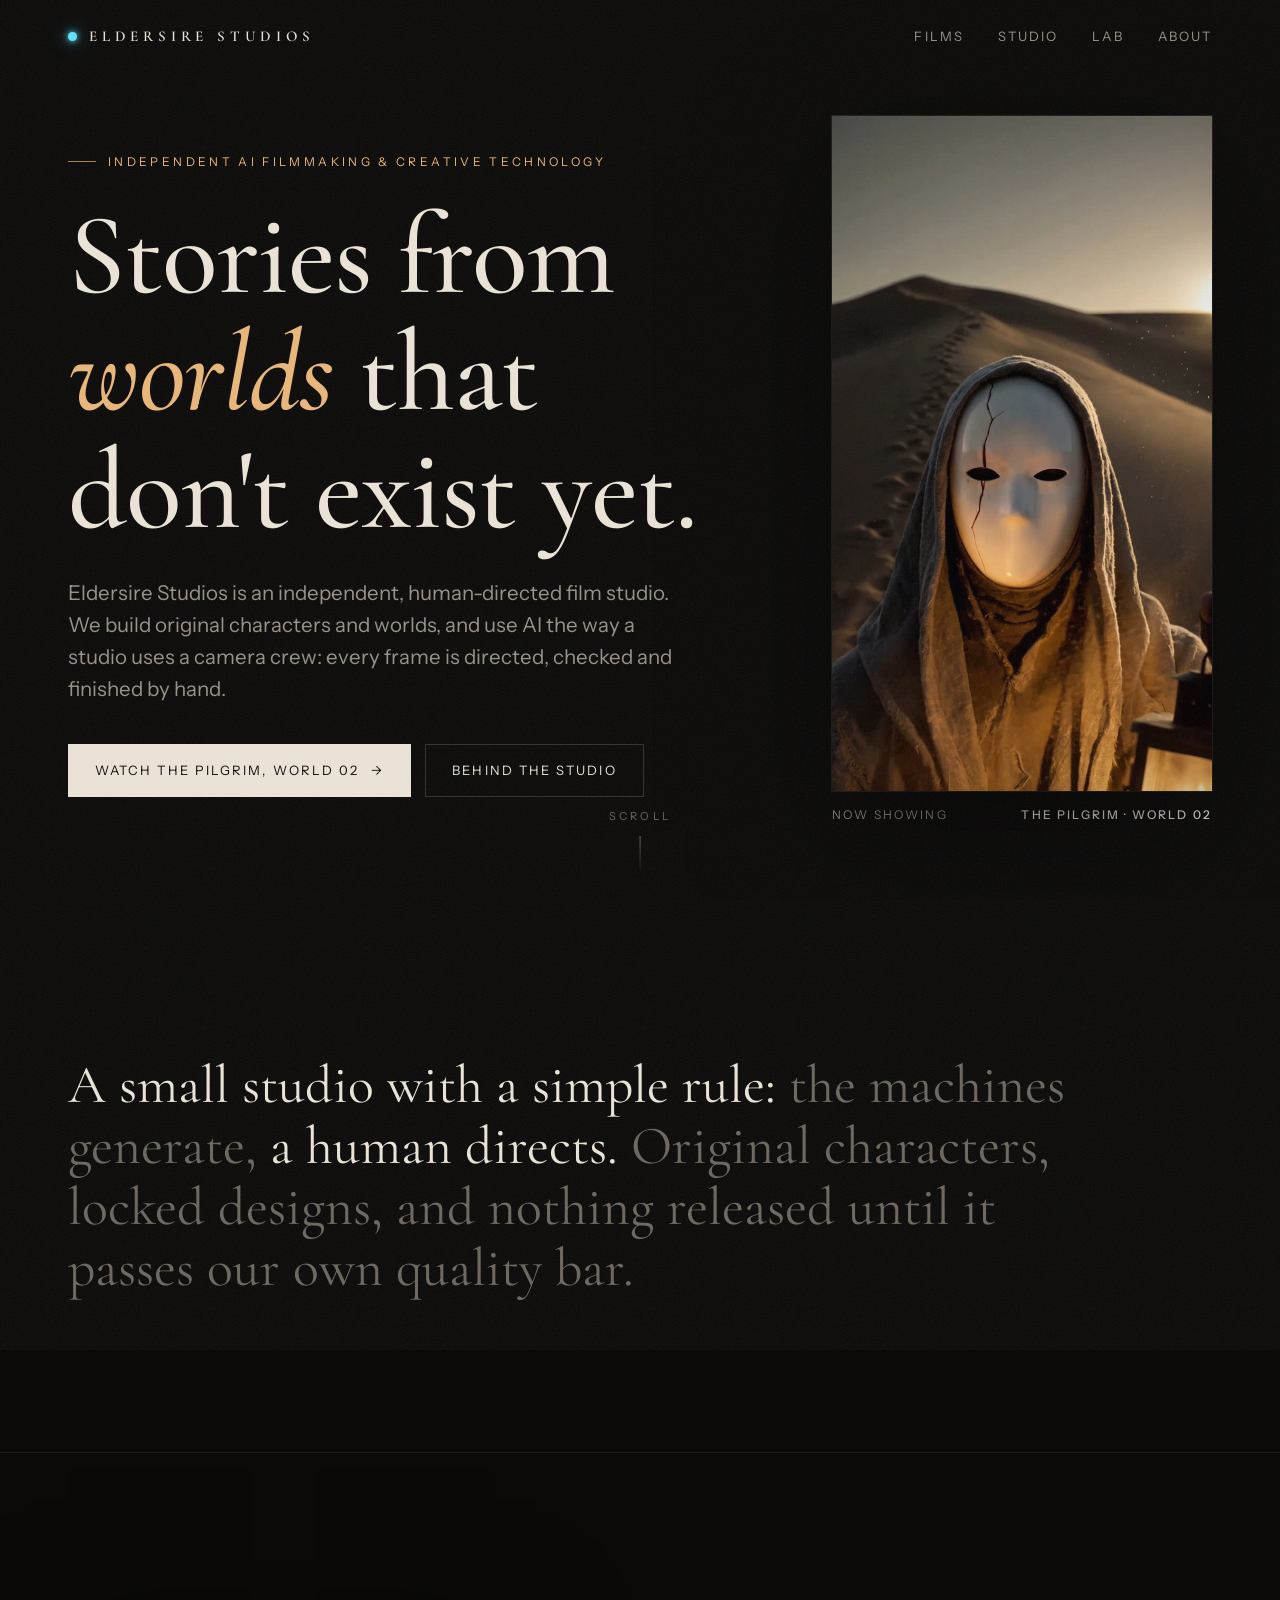
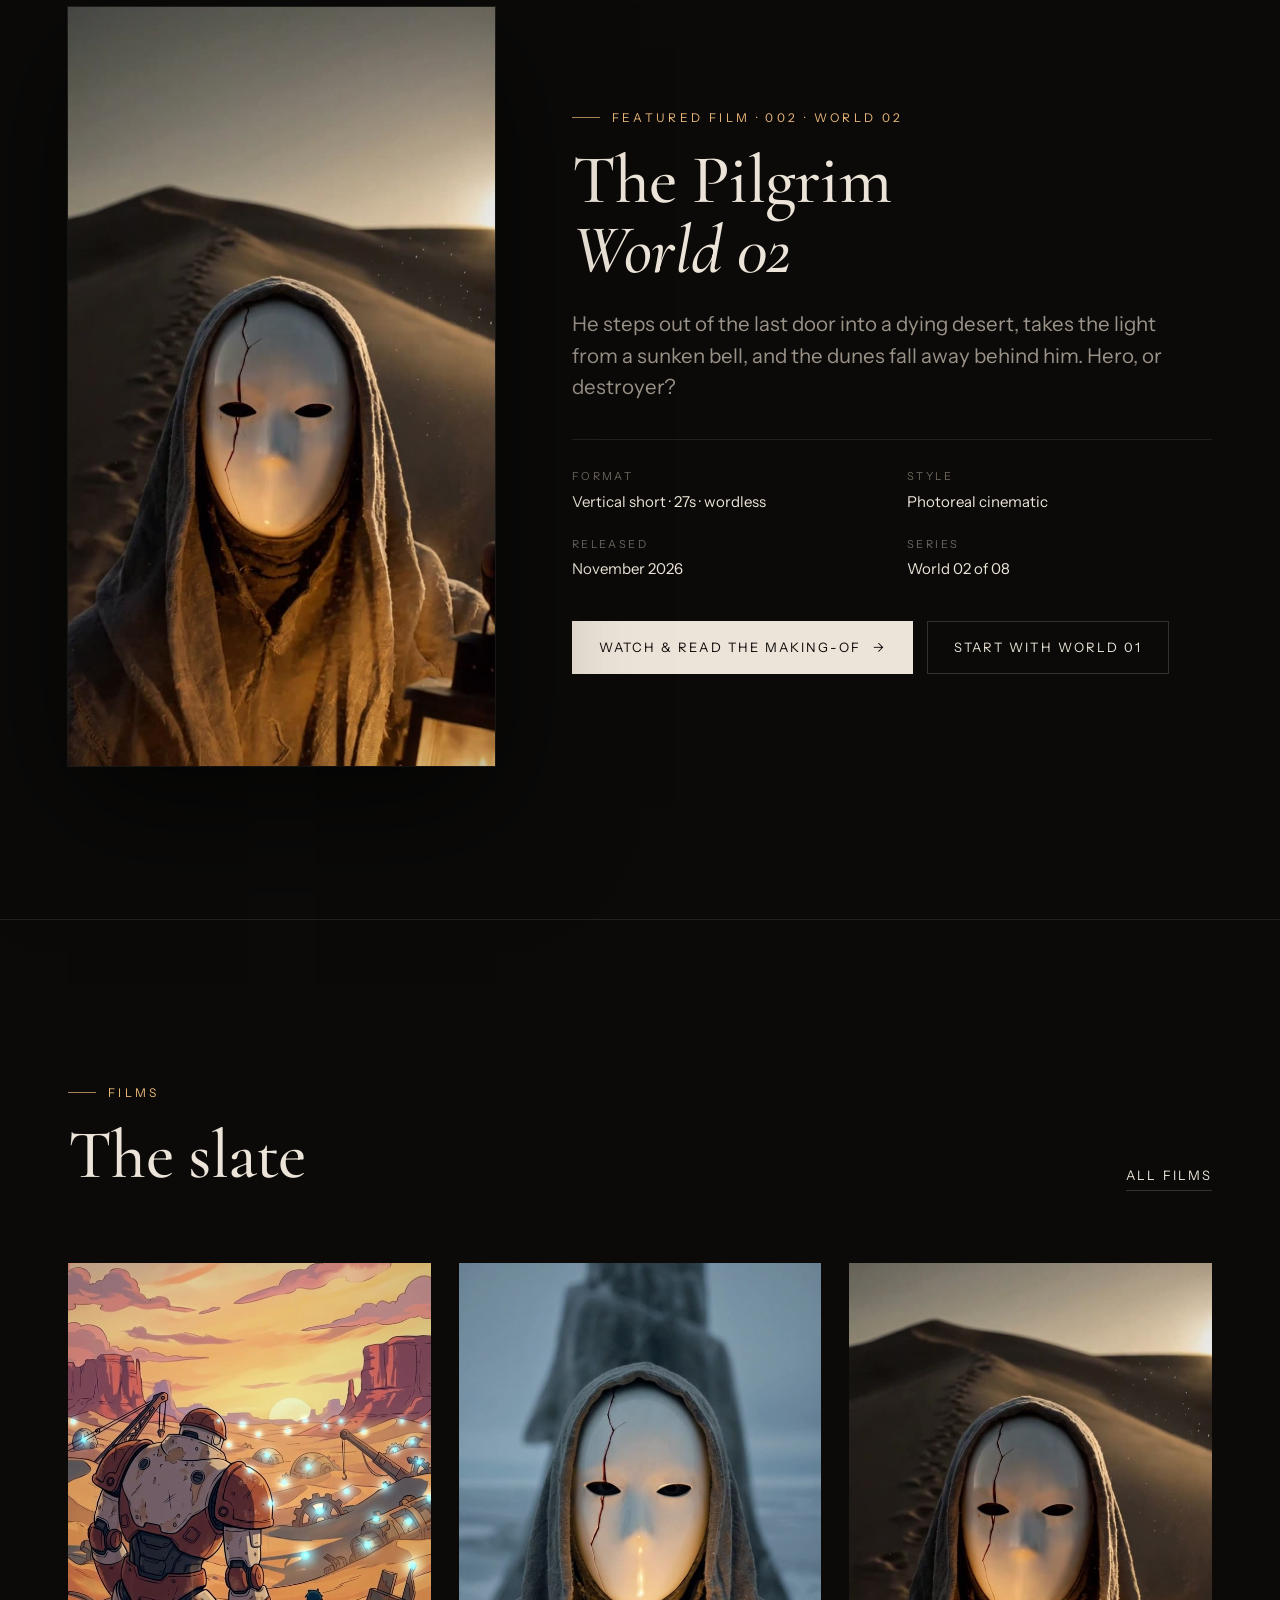
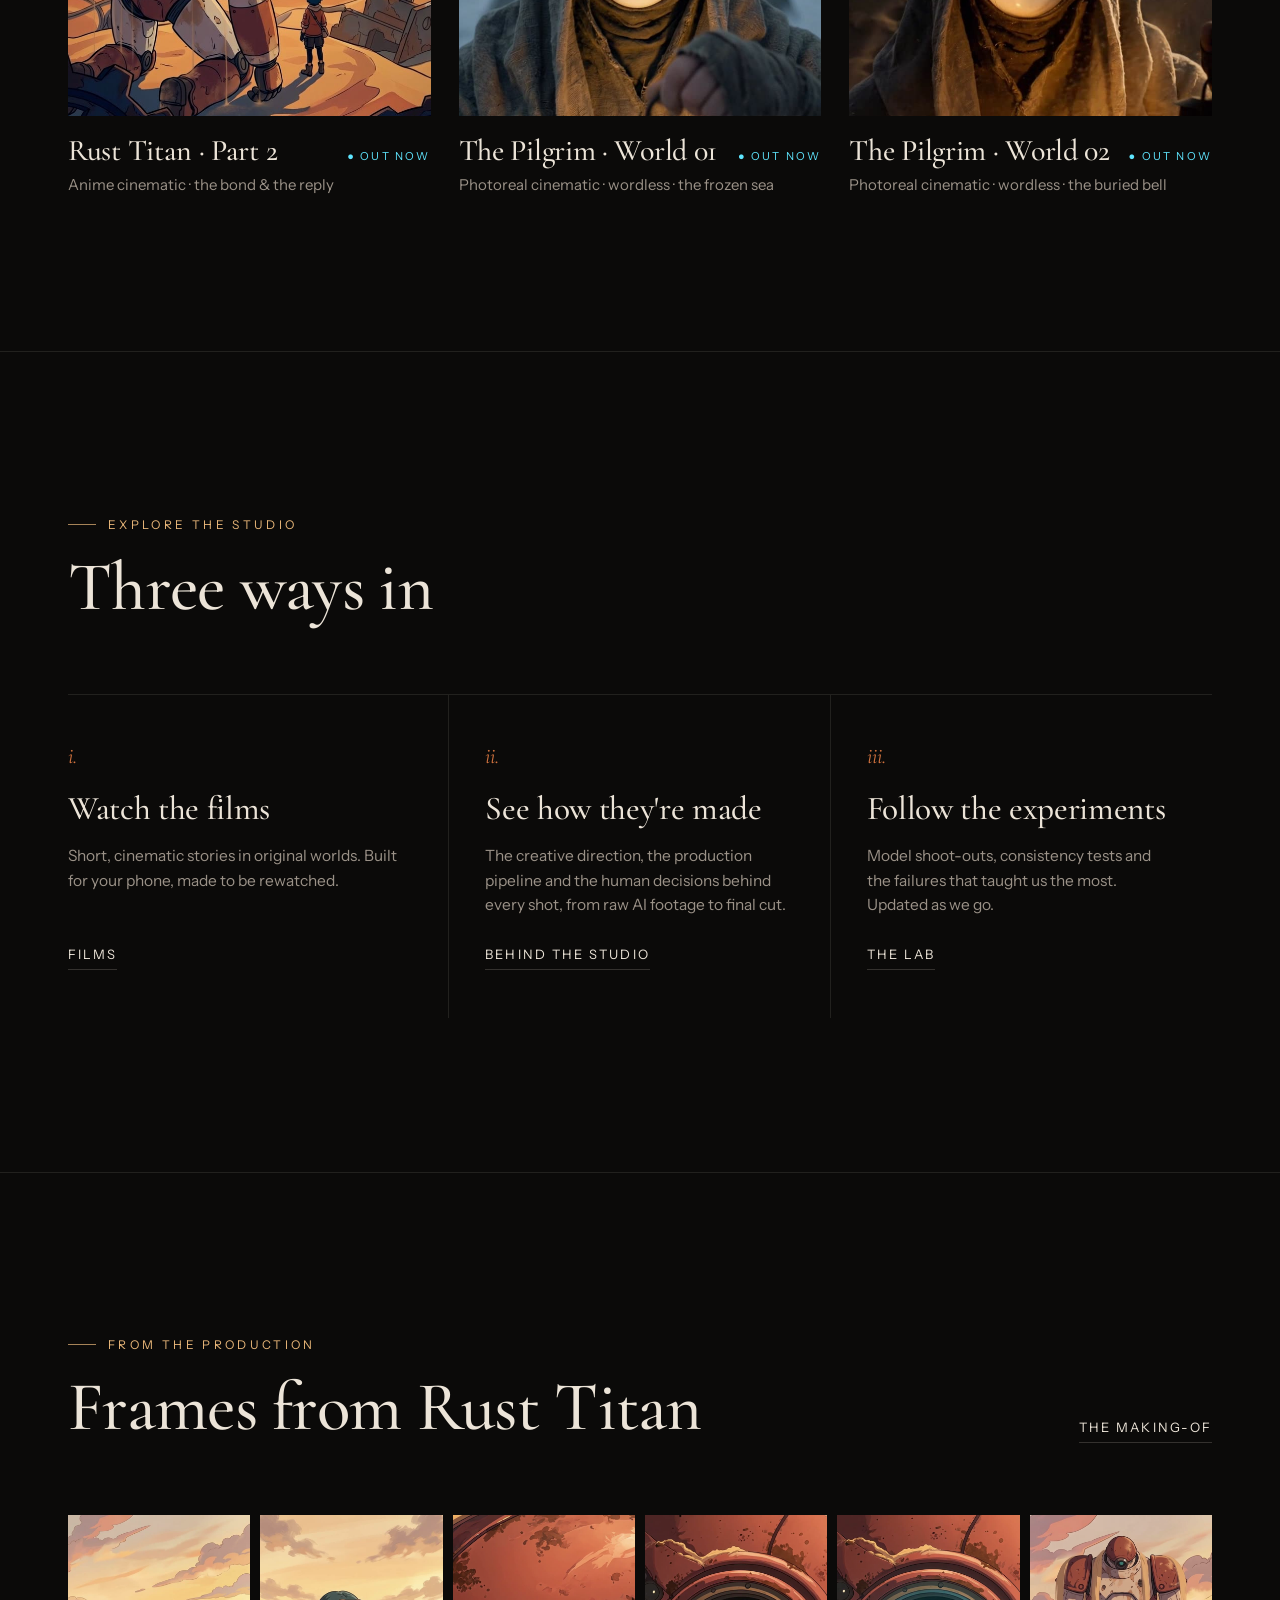
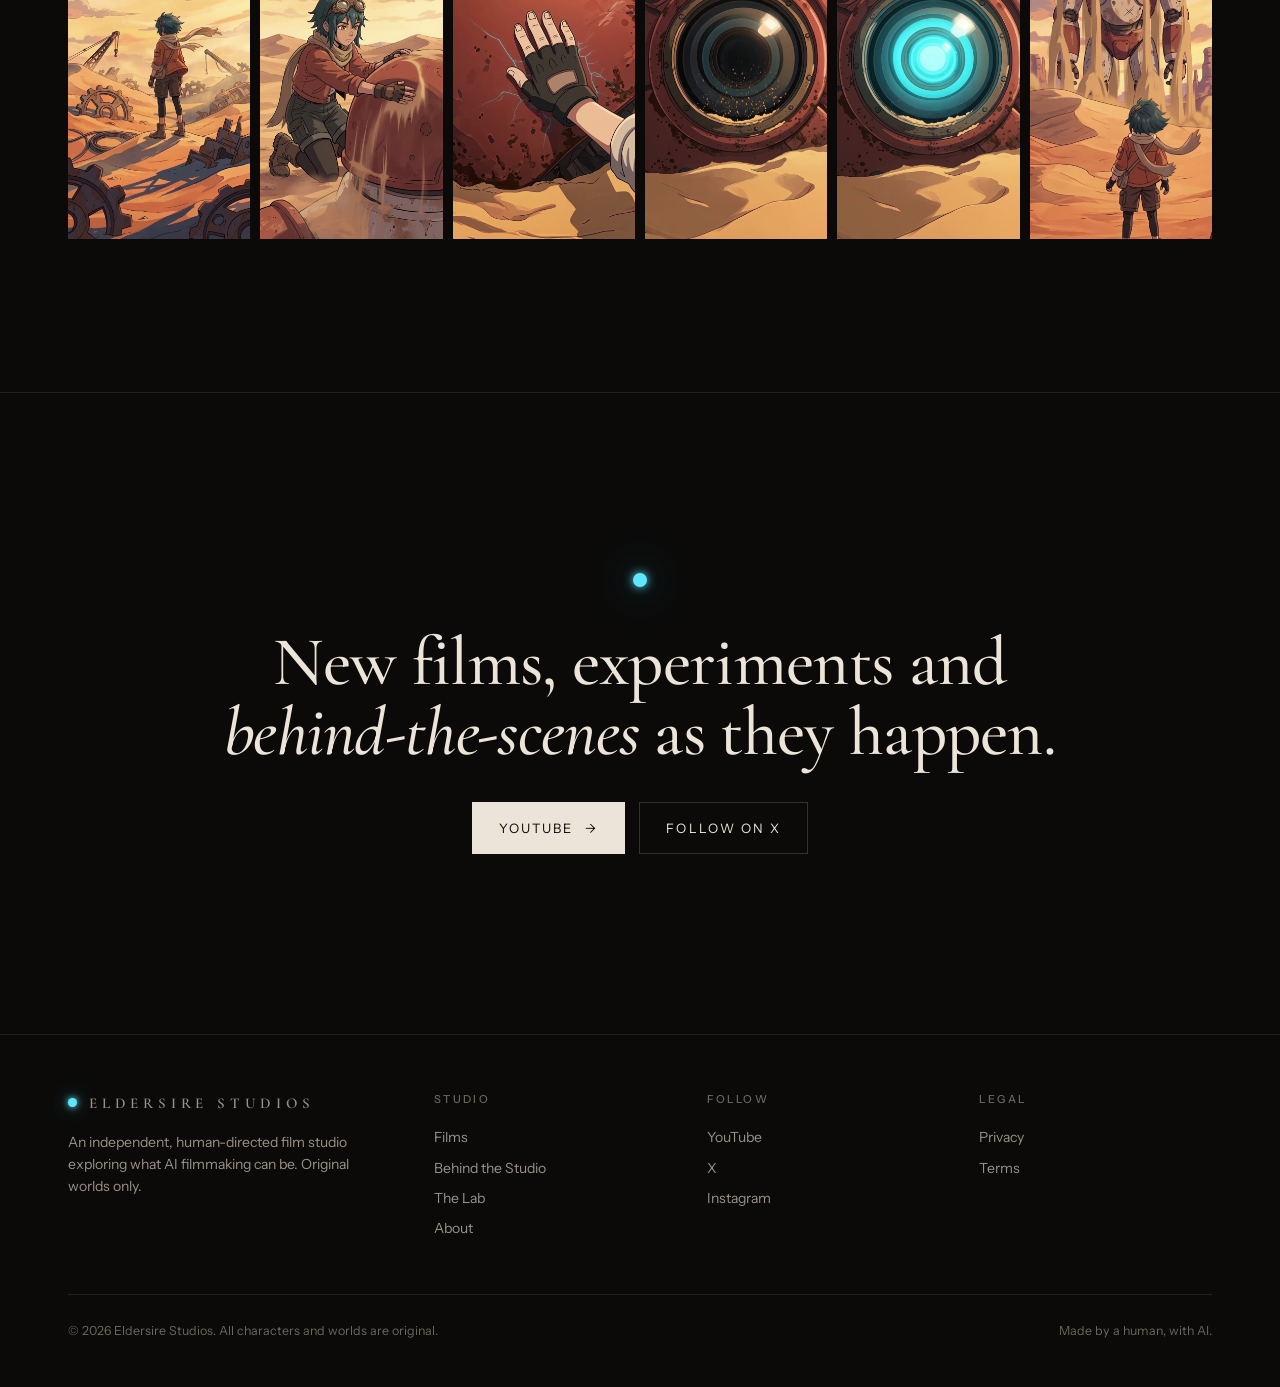
<file: index.html>
<!DOCTYPE html>
<html lang="en">
<head>
<meta charset="utf-8">
<meta name="viewport" content="width=device-width, initial-scale=1">
<title>Eldersire Studios — Independent AI Filmmaking</title>
<meta name="description" content="Eldersire Studios is an independent, human-directed film studio making original animated stories with AI.">
<meta property="og:title" content="Eldersire Studios — Independent AI Filmmaking">
<meta property="og:description" content="Eldersire Studios is an independent, human-directed film studio making original animated stories with AI.">
<meta property="og:image" content="https://eldersirestudios.com/assets/img/share.jpg">
<meta property="og:image:width" content="1200">
<meta property="og:image:height" content="627">
<meta name="twitter:card" content="summary_large_image">
<meta name="theme-color" content="#0b0a09">
<link rel="icon" href="data:image/svg+xml,%3Csvg xmlns='http://www.w3.org/2000/svg' viewBox='0 0 32 32'%3E%3Crect width='32' height='32' fill='%230b0a09'/%3E%3Ccircle cx='16' cy='16' r='6' fill='%235fe6ff'/%3E%3C/svg%3E">
<link rel="preconnect" href="https://fonts.googleapis.com">
<link rel="preconnect" href="https://fonts.gstatic.com" crossorigin>
<link href="https://fonts.googleapis.com/css2?family=Cormorant+Garamond:ital,wght@0,500;0,600;1,500&family=Instrument+Sans:wght@400;500&display=swap" rel="stylesheet">
<link rel="stylesheet" href="style.css">
</head>
<body>
<header class="nav">
  <div class="wrap">
    <a class="brand" href="index.html" aria-label="Eldersire Studios home"><span class="dot"></span>Eldersire Studios</a>
    <button class="menu-btn" aria-expanded="false" aria-label="Open menu">Menu</button>
    <nav class="nav-links"><a href="films.html">Films</a><a href="studio.html">Studio</a><a href="lab.html">Lab</a><a href="about.html">About</a></nav>
  </div>
</header>
<main>
<section class="hero">
  <div class="hero-bg" aria-hidden="true">
    <video src="assets/film/hero_loop.mp4" muted loop playsinline autoplay data-loop></video>
  </div>
  <div class="wrap">
    <div>
      <span class="eyebrow load">Independent AI Filmmaking &amp; Creative Technology</span>
      <h1 class="display load d1">Stories from<br><em>worlds</em> that<br>don't exist yet.</h1>
      <p class="lede load d2">Eldersire Studios is an independent, human-directed film studio. We build original characters and worlds, and use AI the way a studio uses a camera crew: every frame is directed, checked and finished by hand.</p>
      <div class="btns load d3">
        <a class="btn primary" href="pilgrim-2.html">Watch The Pilgrim, World 02 <span class="arr">→</span></a>
        <a class="btn" href="studio.html">Behind the Studio</a>
      </div>
    </div>
    <a class="hero-film load d4" href="pilgrim-2.html" aria-label="The Pilgrim, World 02">
      <div class="frame"><video src="assets/film/pil2_loop.mp4" poster="assets/img/pil2_poster.jpg" muted loop playsinline autoplay data-loop></video></div>
      <div class="frame-cap"><span>Now showing</span><b>The Pilgrim · World 02</b></div>
    </a>
  </div>
  <div class="scroll-cue">Scroll</div>
</section>

<section class="sec">
  <div class="wrap">
    <p class="manifesto rv">A small studio with a simple rule: <span>the machines generate,</span> a human directs. <span>Original characters, locked designs, and nothing released until it passes our own quality bar.</span></p>
  </div>
</section>

<section class="sec rule">
  <div class="wrap feature">
    <a class="rv" href="pilgrim-2.html"><div class="frame"><img src="assets/img/pil2_poster.jpg" alt="The Pilgrim's porcelain mask lit gold in the desert"></div></a>
    <div class="rv d1">
      <span class="eyebrow">Featured film · 002 · World 02</span>
      <h2>The Pilgrim<br><em>World 02</em></h2>
      <p class="lede">He steps out of the last door into a dying desert, takes the light from a sunken bell, and the dunes fall away behind him. Hero, or destroyer?</p>
      <dl class="meta">
        <div><dt>Format</dt><dd>Vertical short · 27s · wordless</dd></div>
        <div><dt>Style</dt><dd>Photoreal cinematic</dd></div>
        <div><dt>Released</dt><dd>November 2026</dd></div>
        <div><dt>Series</dt><dd>World 02 of 08</dd></div>
      </dl>
      <div class="btns">
        <a class="btn primary" href="pilgrim-2.html">Watch &amp; read the making-of <span class="arr">→</span></a>
        <a class="btn" href="pilgrim.html">Start with World 01</a>
      </div>
    </div>
  </div>
</section>

<section class="sec rule">
  <div class="wrap">
    <div class="sec-head">
      <div><span class="eyebrow rv">Films</span><h2 class="rv d1">The slate</h2></div>
      <a class="link rv" href="films.html">All films</a>
    </div>
    <div class="films">
      <a class="card-film rv" href="rust-titan-2.html">
        <div class="frame"><img src="assets/img/rt2_poster.jpg" alt="Rust Titan Part 2"><video src="assets/film/rt2_loop.mp4" muted loop playsinline preload="none"></video></div>
        <div class="info"><h3>Rust Titan · Part 2</h3><span class="tag live">● Out now</span></div>
        <p>Anime cinematic · the bond &amp; the reply</p>
      </a>
      <a class="card-film rv d1" href="pilgrim.html">
        <div class="frame"><img src="assets/img/pil_poster.jpg" alt="The Pilgrim, World 01"><video src="assets/film/pil_loop.mp4" muted loop playsinline preload="none"></video></div>
        <div class="info"><h3>The Pilgrim · World 01</h3><span class="tag live">● Out now</span></div>
        <p>Photoreal cinematic · wordless · the frozen sea</p>
      </a>
      <a class="card-film rv d2" href="pilgrim-2.html">
        <div class="frame"><img src="assets/img/pil2_poster.jpg" alt="The Pilgrim, World 02"><video src="assets/film/pil2_loop.mp4" muted loop playsinline preload="none"></video></div>
        <div class="info"><h3>The Pilgrim · World 02</h3><span class="tag live">● Out now</span></div>
        <p>Photoreal cinematic · wordless · the buried bell</p>
      </a>
    </div>
  </div>
</section>

<section class="sec rule">
  <div class="wrap">
    <div class="sec-head"><div><span class="eyebrow rv">Explore the studio</span><h2 class="rv d1">Three ways in</h2></div></div>
    <div class="doors">
      <div class="door rv">
        <span class="num">i.</span><h3>Watch the films</h3>
        <p>Short, cinematic stories in original worlds. Built for your phone, made to be rewatched.</p>
        <a class="link" href="films.html">Films</a>
      </div>
      <div class="door rv d1">
        <span class="num">ii.</span><h3>See how they're made</h3>
        <p>The creative direction, the production pipeline and the human decisions behind every shot, from raw AI footage to final cut.</p>
        <a class="link" href="studio.html">Behind the Studio</a>
      </div>
      <div class="door rv d2">
        <span class="num">iii.</span><h3>Follow the experiments</h3>
        <p>Model shoot-outs, consistency tests and the failures that taught us the most. Updated as we go.</p>
        <a class="link" href="lab.html">The Lab</a>
      </div>
    </div>
  </div>
</section>

<section class="sec rule">
  <div class="wrap">
    <div class="sec-head">
      <div><span class="eyebrow rv">From the production</span><h2 class="rv d1">Frames from Rust Titan</h2></div>
      <a class="link rv" href="rust-titan.html">The making-of</a>
    </div>
    <div class="strip rv">
      <img src="assets/img/frame_1.jpg" alt="Sola crossing the machine graveyard">
      <img src="assets/img/frame_4.jpg" alt="Sola brushing sand from the dome">
      <img src="assets/img/frame_8.5.jpg" alt="Her hand on the rusted metal">
      <img src="assets/img/frame_10.jpg" alt="Electric sparks under her palm">
      <img src="assets/img/frame_12.jpg" alt="The Titan's eye opens">
      <img src="assets/img/frame_19.jpg" alt="The Titan stands">
    </div>
  </div>
</section>

<section class="cta rule">
  <div class="wrap">
    <div class="eye" aria-hidden="true"></div>
    <h2 class="rv">New films, experiments and<br><em>behind-the-scenes</em> as they happen.</h2>
    <div class="btns rv d1">
      <a class="btn primary" href="https://www.youtube.com/@EldersireStudios" target="_blank" rel="noopener">YouTube <span class="arr">→</span></a>
      <a class="btn" href="https://x.com/RishiPatlolla" target="_blank" rel="noopener">Follow on X</a>
    </div>
  </div>
</section>

</main>
<footer>
  <div class="wrap">
    <div>
      <a class="brand" href="index.html"><span class="dot"></span>Eldersire Studios</a>
      <p class="small" style="margin-top:16px;max-width:320px">An independent, human-directed film studio exploring what AI filmmaking can be. Original worlds only.</p>
    </div>
    <div><h5>Studio</h5><ul><li><a href="films.html">Films</a></li><li><a href="studio.html">Behind the Studio</a></li><li><a href="lab.html">The Lab</a></li><li><a href="about.html">About</a></li></ul></div>
    <div><h5>Follow</h5><ul><li><a href="https://www.youtube.com/@EldersireStudios" target="_blank" rel="noopener">YouTube</a></li><li><a href="https://x.com/RishiPatlolla" target="_blank" rel="noopener">X</a></li><li><a href="https://www.instagram.com/eldersirestudios" target="_blank" rel="noopener">Instagram</a></li></ul></div>
    <div><h5>Legal</h5><ul><li><a href="privacy.html">Privacy</a></li><li><a href="terms.html">Terms</a></li></ul></div>
    <div class="fine"><span>&copy; <span id="y">2026</span> Eldersire Studios. All characters and worlds are original.</span><span>Made by a human, with AI.</span></div>
  </div>
</footer>
<script src="site.js"></script>
</body>
</html>
</file>
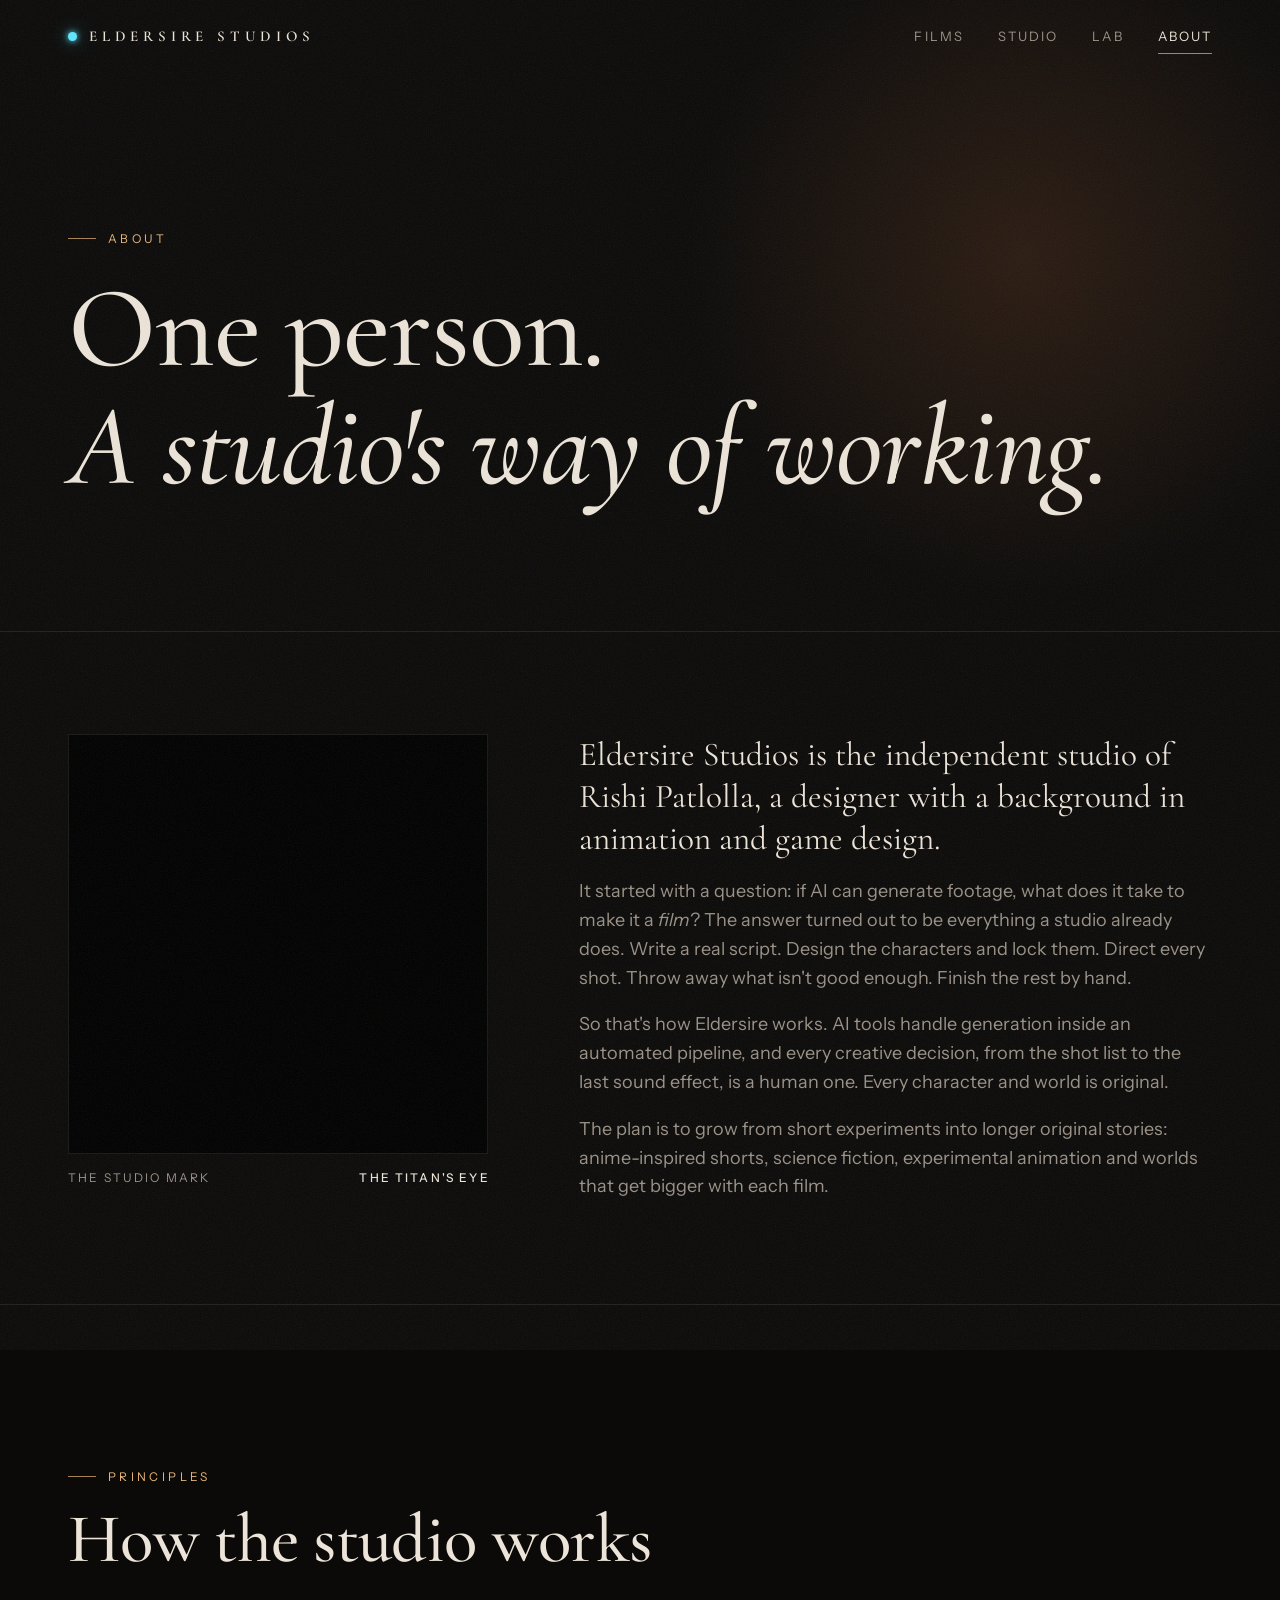
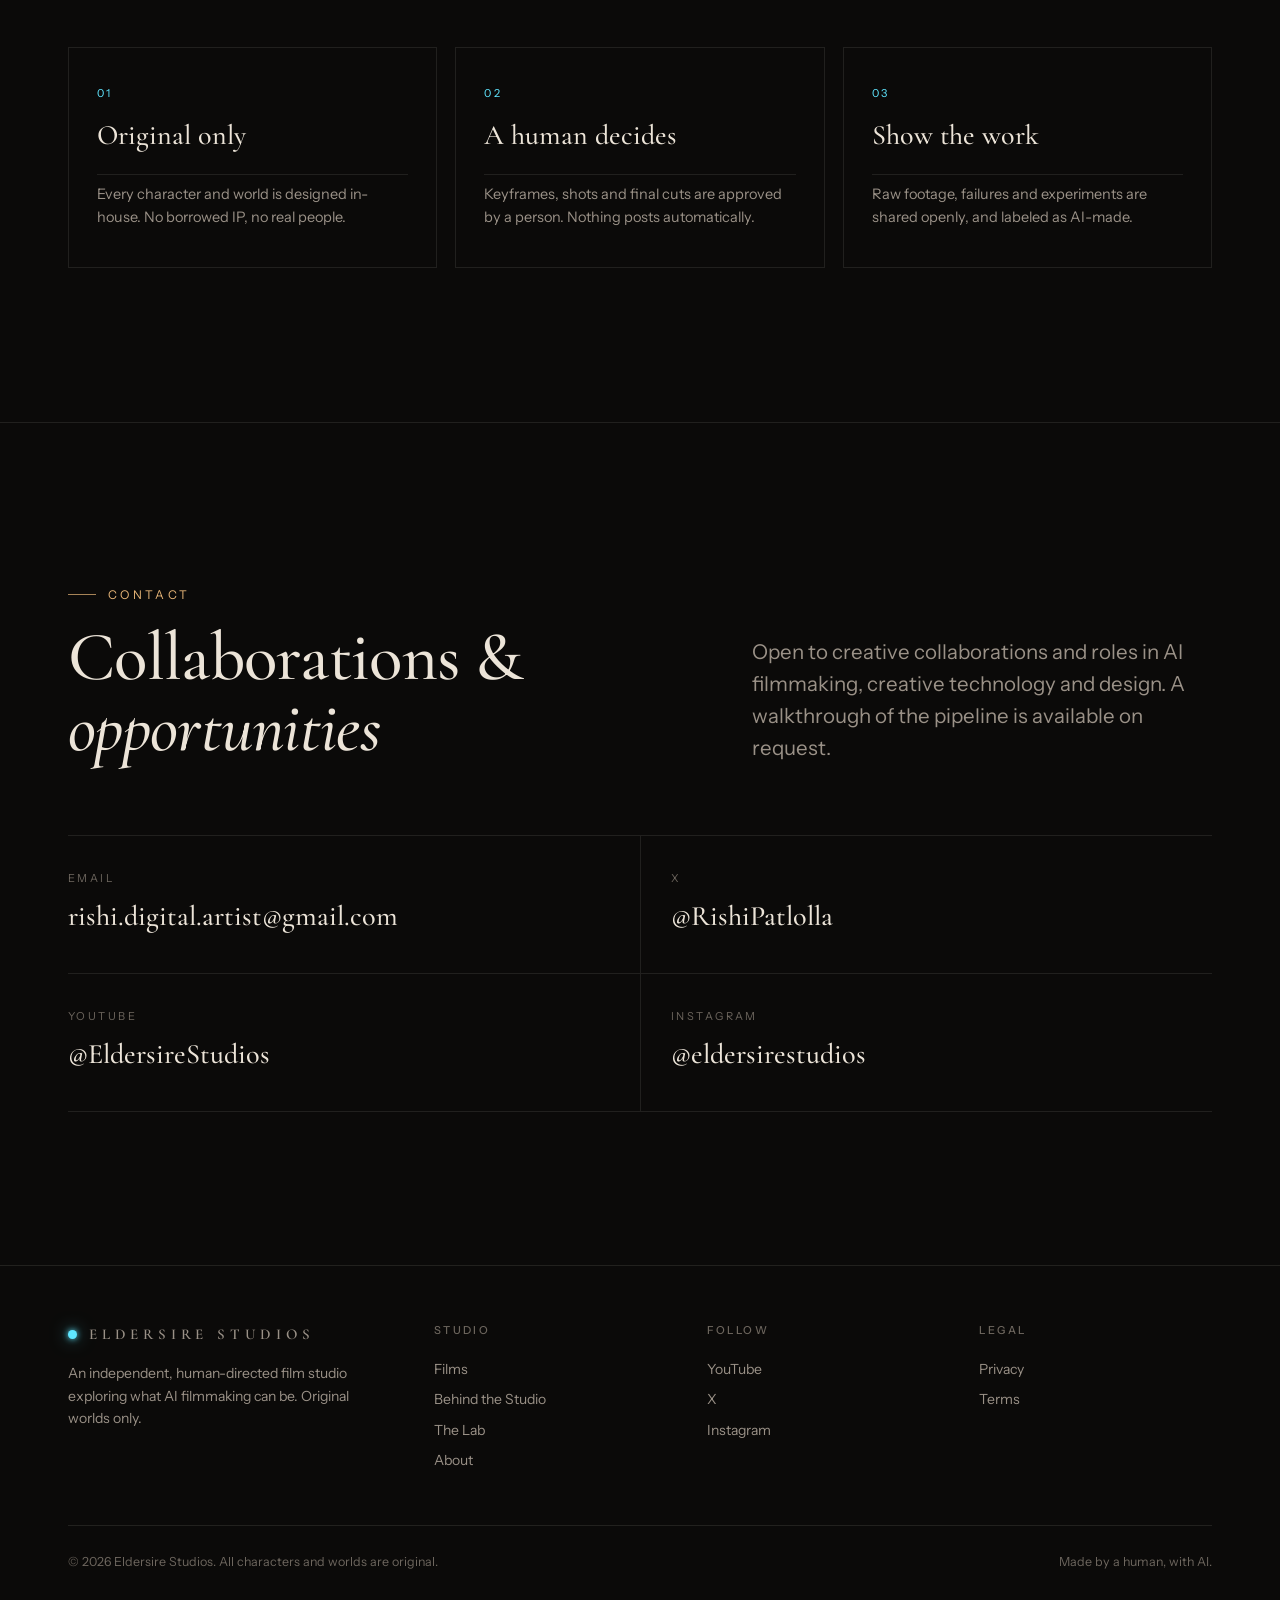
<file: about.html>
<!DOCTYPE html>
<html lang="en">
<head>
<meta charset="utf-8">
<meta name="viewport" content="width=device-width, initial-scale=1">
<title>About — Eldersire Studios</title>
<meta name="description" content="About Eldersire Studios and its founder, Rishi Patlolla.">
<meta property="og:title" content="About — Eldersire Studios">
<meta property="og:description" content="About Eldersire Studios and its founder, Rishi Patlolla.">
<meta property="og:image" content="https://eldersirestudios.com/assets/img/share.jpg">
<meta property="og:image:width" content="1200">
<meta property="og:image:height" content="627">
<meta name="twitter:card" content="summary_large_image">
<meta name="theme-color" content="#0b0a09">
<link rel="icon" href="data:image/svg+xml,%3Csvg xmlns='http://www.w3.org/2000/svg' viewBox='0 0 32 32'%3E%3Crect width='32' height='32' fill='%230b0a09'/%3E%3Ccircle cx='16' cy='16' r='6' fill='%235fe6ff'/%3E%3C/svg%3E">
<link rel="preconnect" href="https://fonts.googleapis.com">
<link rel="preconnect" href="https://fonts.gstatic.com" crossorigin>
<link href="https://fonts.googleapis.com/css2?family=Cormorant+Garamond:ital,wght@0,500;0,600;1,500&family=Instrument+Sans:wght@400;500&display=swap" rel="stylesheet">
<link rel="stylesheet" href="style.css">
</head>
<body>
<header class="nav">
  <div class="wrap">
    <a class="brand" href="index.html" aria-label="Eldersire Studios home"><span class="dot"></span>Eldersire Studios</a>
    <button class="menu-btn" aria-expanded="false" aria-label="Open menu">Menu</button>
    <nav class="nav-links"><a href="films.html">Films</a><a href="studio.html">Studio</a><a href="lab.html">Lab</a><a href="about.html" class="on">About</a></nav>
  </div>
</header>
<main>
<section class="page-head">
  <div class="glow" aria-hidden="true"></div>
  <div class="wrap">
    <span class="eyebrow load">About</span>
    <h1 class="load d1">One person.<br><em>A studio's way of working.</em></h1>
  </div>
</section>

<section class="sec tight rule">
  <div class="wrap about-grid">
    <div class="rv">
      <div class="frame"><video src="assets/film/eye_pulse.mp4" muted loop playsinline autoplay data-loop aria-label="The Titan's eye, pulsing"></video></div>
      <div class="frame-cap"><span>The studio mark</span><b>The Titan's eye</b></div>
    </div>
    <div class="body rv d1">
      <p class="first">Eldersire Studios is the independent studio of Rishi Patlolla, a designer with a background in animation and game design.</p>
      <p>It started with a question: if AI can generate footage, what does it take to make it a <em>film</em>? The answer turned out to be everything a studio already does. Write a real script. Design the characters and lock them. Direct every shot. Throw away what isn't good enough. Finish the rest by hand.</p>
      <p>So that's how Eldersire works. AI tools handle generation inside an automated pipeline, and every creative decision, from the shot list to the last sound effect, is a human one. Every character and world is original.</p>
      <p>The plan is to grow from short experiments into longer original stories: anime-inspired shorts, science fiction, experimental animation and worlds that get bigger with each film.</p>
    </div>
  </div>
</section>

<section class="sec rule">
  <div class="wrap">
    <div class="sec-head"><div><span class="eyebrow rv">Principles</span><h2 class="rv d1">How the studio works</h2></div></div>
    <div class="gates">
      <div class="gate rv"><span class="g">01</span><h4>Original only</h4><ul><li>Every character and world is designed in-house. No borrowed IP, no real people.</li></ul></div>
      <div class="gate rv d1"><span class="g">02</span><h4>A human decides</h4><ul><li>Keyframes, shots and final cuts are approved by a person. Nothing posts automatically.</li></ul></div>
      <div class="gate rv d2"><span class="g">03</span><h4>Show the work</h4><ul><li>Raw footage, failures and experiments are shared openly, and labeled as AI-made.</li></ul></div>
    </div>
  </div>
</section>

<section class="sec rule">
  <div class="wrap">
    <div class="sec-head">
      <div><span class="eyebrow rv">Contact</span><h2 class="rv d1">Collaborations &amp;<br><em>opportunities</em></h2></div>
      <p class="lede rv d2" style="max-width:460px">Open to creative collaborations and roles in AI filmmaking, creative technology and design. A walkthrough of the pipeline is available on request.</p>
    </div>
    <div class="contact rv">
      <a href="mailto:rishi.digital.artist@gmail.com"><span>Email</span><strong>rishi.digital.artist@gmail.com</strong></a>
      <a href="https://x.com/RishiPatlolla" target="_blank" rel="noopener"><span>X</span><strong>@RishiPatlolla</strong></a>
      <a href="https://www.youtube.com/@EldersireStudios" target="_blank" rel="noopener"><span>YouTube</span><strong>@EldersireStudios</strong></a>
      <a href="https://www.instagram.com/eldersirestudios" target="_blank" rel="noopener"><span>Instagram</span><strong>@eldersirestudios</strong></a>
    </div>
  </div>
</section>

</main>
<footer>
  <div class="wrap">
    <div>
      <a class="brand" href="index.html"><span class="dot"></span>Eldersire Studios</a>
      <p class="small" style="margin-top:16px;max-width:320px">An independent, human-directed film studio exploring what AI filmmaking can be. Original worlds only.</p>
    </div>
    <div><h5>Studio</h5><ul><li><a href="films.html">Films</a></li><li><a href="studio.html">Behind the Studio</a></li><li><a href="lab.html">The Lab</a></li><li><a href="about.html">About</a></li></ul></div>
    <div><h5>Follow</h5><ul><li><a href="https://www.youtube.com/@EldersireStudios" target="_blank" rel="noopener">YouTube</a></li><li><a href="https://x.com/RishiPatlolla" target="_blank" rel="noopener">X</a></li><li><a href="https://www.instagram.com/eldersirestudios" target="_blank" rel="noopener">Instagram</a></li></ul></div>
    <div><h5>Legal</h5><ul><li><a href="privacy.html">Privacy</a></li><li><a href="terms.html">Terms</a></li></ul></div>
    <div class="fine"><span>&copy; <span id="y">2026</span> Eldersire Studios. All characters and worlds are original.</span><span>Made by a human, with AI.</span></div>
  </div>
</footer>
<script src="site.js"></script>
</body>
</html>
</file>
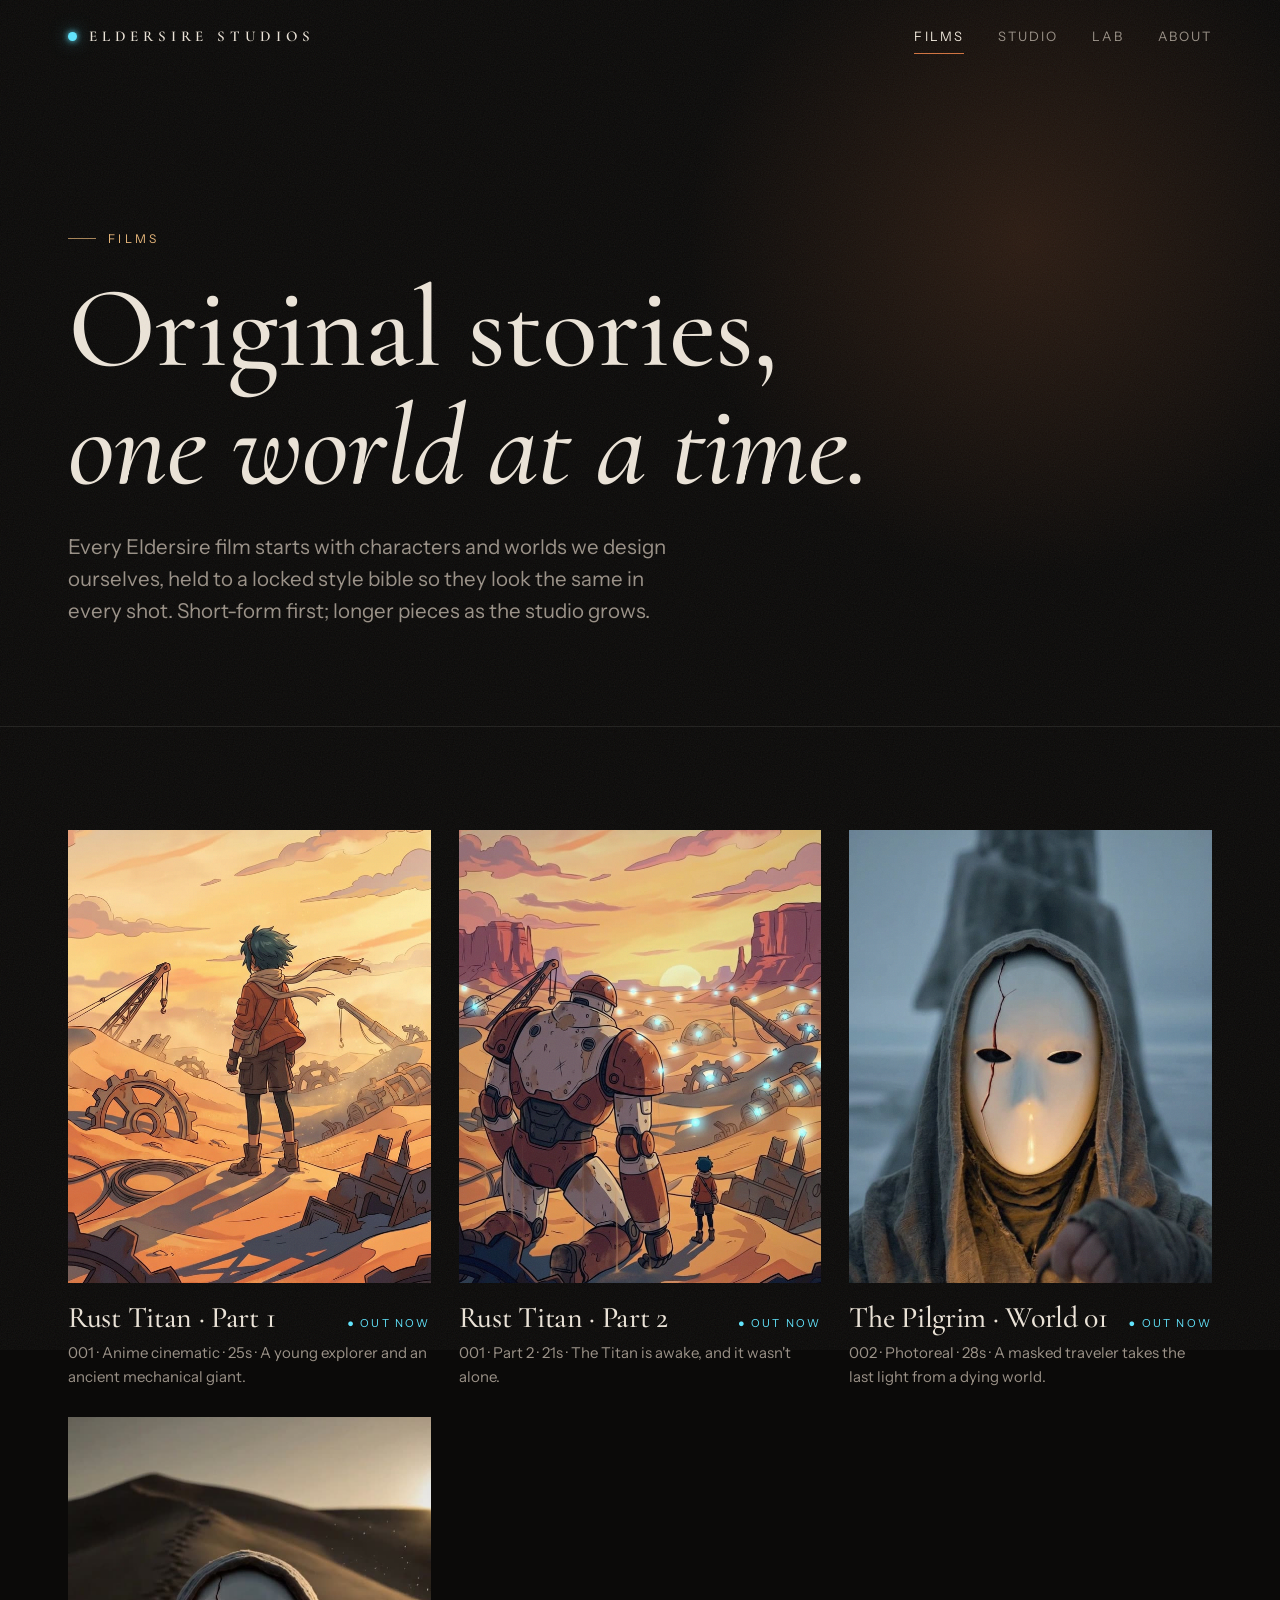
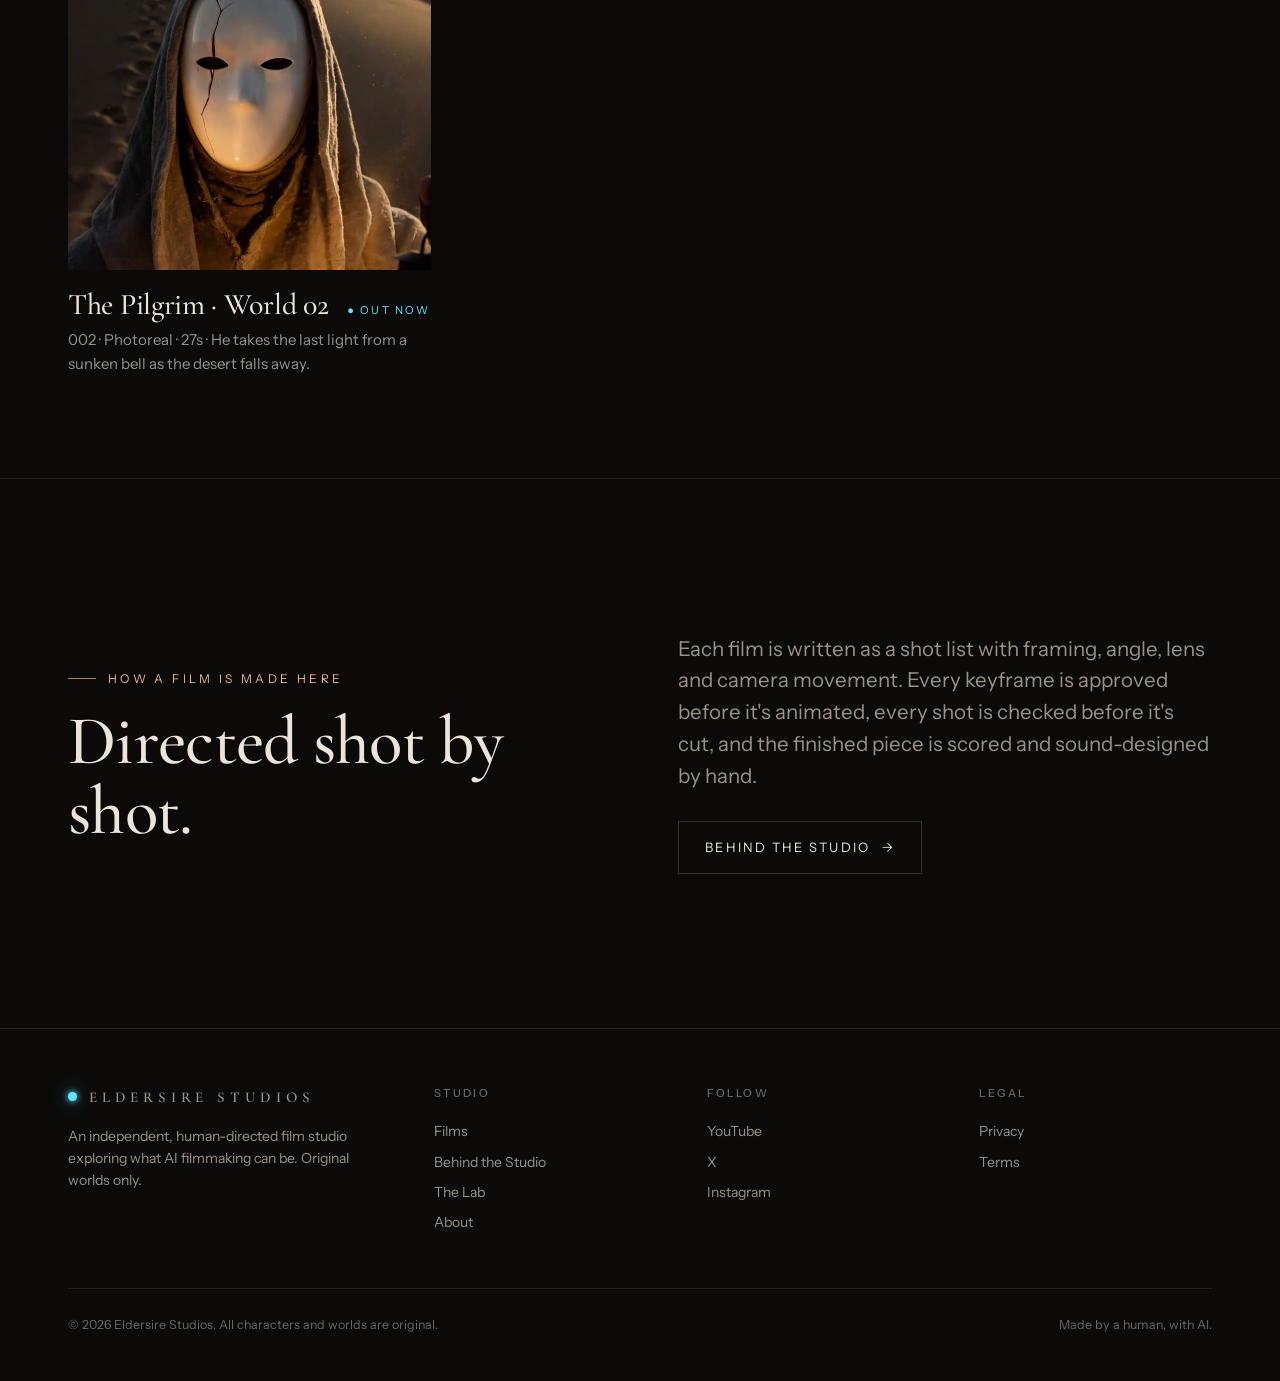
<file: films.html>
<!DOCTYPE html>
<html lang="en">
<head>
<meta charset="utf-8">
<meta name="viewport" content="width=device-width, initial-scale=1">
<title>Films — Eldersire Studios</title>
<meta name="description" content="Original short films from Eldersire Studios.">
<meta property="og:title" content="Films — Eldersire Studios">
<meta property="og:description" content="Original short films from Eldersire Studios.">
<meta property="og:image" content="https://eldersirestudios.com/assets/img/share.jpg">
<meta property="og:image:width" content="1200">
<meta property="og:image:height" content="627">
<meta name="twitter:card" content="summary_large_image">
<meta name="theme-color" content="#0b0a09">
<link rel="icon" href="data:image/svg+xml,%3Csvg xmlns='http://www.w3.org/2000/svg' viewBox='0 0 32 32'%3E%3Crect width='32' height='32' fill='%230b0a09'/%3E%3Ccircle cx='16' cy='16' r='6' fill='%235fe6ff'/%3E%3C/svg%3E">
<link rel="preconnect" href="https://fonts.googleapis.com">
<link rel="preconnect" href="https://fonts.gstatic.com" crossorigin>
<link href="https://fonts.googleapis.com/css2?family=Cormorant+Garamond:ital,wght@0,500;0,600;1,500&family=Instrument+Sans:wght@400;500&display=swap" rel="stylesheet">
<link rel="stylesheet" href="style.css">
</head>
<body>
<header class="nav">
  <div class="wrap">
    <a class="brand" href="index.html" aria-label="Eldersire Studios home"><span class="dot"></span>Eldersire Studios</a>
    <button class="menu-btn" aria-expanded="false" aria-label="Open menu">Menu</button>
    <nav class="nav-links"><a href="films.html" class="on">Films</a><a href="studio.html">Studio</a><a href="lab.html">Lab</a><a href="about.html">About</a></nav>
  </div>
</header>
<main>
<section class="page-head">
  <div class="glow" aria-hidden="true"></div>
  <div class="wrap">
    <span class="eyebrow load">Films</span>
    <h1 class="load d1">Original stories,<br><em>one world at a time.</em></h1>
    <p class="lede load d2">Every Eldersire film starts with characters and worlds we design ourselves, held to a locked style bible so they look the same in every shot. Short-form first; longer pieces as the studio grows.</p>
  </div>
</section>

<section class="sec tight rule">
  <div class="wrap">
    <div class="films">
      <a class="card-film rv" href="rust-titan.html">
        <div class="frame"><img src="assets/img/poster.jpg" alt="Rust Titan poster" loading="lazy"><video src="assets/film/hero_loop.mp4" muted loop playsinline preload="none"></video></div>
        <div class="info"><h3>Rust Titan · Part 1</h3><span class="tag live">● Out now</span></div>
        <p>001 · Anime cinematic · 25s · A young explorer and an ancient mechanical giant.</p>
      </a>
      <a class="card-film rv d1" href="rust-titan-2.html">
        <div class="frame"><img src="assets/img/rt2_poster.jpg" alt="Rust Titan Part 2 poster" loading="lazy"><video src="assets/film/rt2_loop.mp4" muted loop playsinline preload="none"></video></div>
        <div class="info"><h3>Rust Titan · Part 2</h3><span class="tag live">● Out now</span></div>
        <p>001 · Part 2 · 21s · The Titan is awake, and it wasn't alone.</p>
      </a>
      <a class="card-film rv d2" href="pilgrim.html">
        <div class="frame"><img src="assets/img/pil_poster.jpg" alt="The Pilgrim, World 01 poster" loading="lazy"><video src="assets/film/pil_loop.mp4" muted loop playsinline preload="none"></video></div>
        <div class="info"><h3>The Pilgrim · World 01</h3><span class="tag live">● Out now</span></div>
        <p>002 · Photoreal · 28s · A masked traveler takes the last light from a dying world.</p>
      </a>
      <a class="card-film rv" href="pilgrim-2.html">
        <div class="frame"><img src="assets/img/pil2_poster.jpg" alt="The Pilgrim, World 02 poster" loading="lazy"><video src="assets/film/pil2_loop.mp4" muted loop playsinline preload="none"></video></div>
        <div class="info"><h3>The Pilgrim · World 02</h3><span class="tag live">● Out now</span></div>
        <p>002 · Photoreal · 27s · He takes the last light from a sunken bell as the desert falls away.</p>
      </a>
    </div>
  </div>
</section>

<section class="sec rule">
  <div class="wrap split">
    <div class="rv">
      <span class="eyebrow">How a film is made here</span>
      <h2 style="margin-top:18px">Directed shot by shot.</h2>
    </div>
    <div class="rv d1">
      <p class="lede">Each film is written as a shot list with framing, angle, lens and camera movement. Every keyframe is approved before it's animated, every shot is checked before it's cut, and the finished piece is scored and sound-designed by hand.</p>
      <div class="btns" style="margin-top:30px"><a class="btn" href="studio.html">Behind the Studio <span class="arr">→</span></a></div>
    </div>
  </div>
</section>

</main>
<footer>
  <div class="wrap">
    <div>
      <a class="brand" href="index.html"><span class="dot"></span>Eldersire Studios</a>
      <p class="small" style="margin-top:16px;max-width:320px">An independent, human-directed film studio exploring what AI filmmaking can be. Original worlds only.</p>
    </div>
    <div><h5>Studio</h5><ul><li><a href="films.html">Films</a></li><li><a href="studio.html">Behind the Studio</a></li><li><a href="lab.html">The Lab</a></li><li><a href="about.html">About</a></li></ul></div>
    <div><h5>Follow</h5><ul><li><a href="https://www.youtube.com/@EldersireStudios" target="_blank" rel="noopener">YouTube</a></li><li><a href="https://x.com/RishiPatlolla" target="_blank" rel="noopener">X</a></li><li><a href="https://www.instagram.com/eldersirestudios" target="_blank" rel="noopener">Instagram</a></li></ul></div>
    <div><h5>Legal</h5><ul><li><a href="privacy.html">Privacy</a></li><li><a href="terms.html">Terms</a></li></ul></div>
    <div class="fine"><span>&copy; <span id="y">2026</span> Eldersire Studios. All characters and worlds are original.</span><span>Made by a human, with AI.</span></div>
  </div>
</footer>
<script src="site.js"></script>
</body>
</html>
</file>
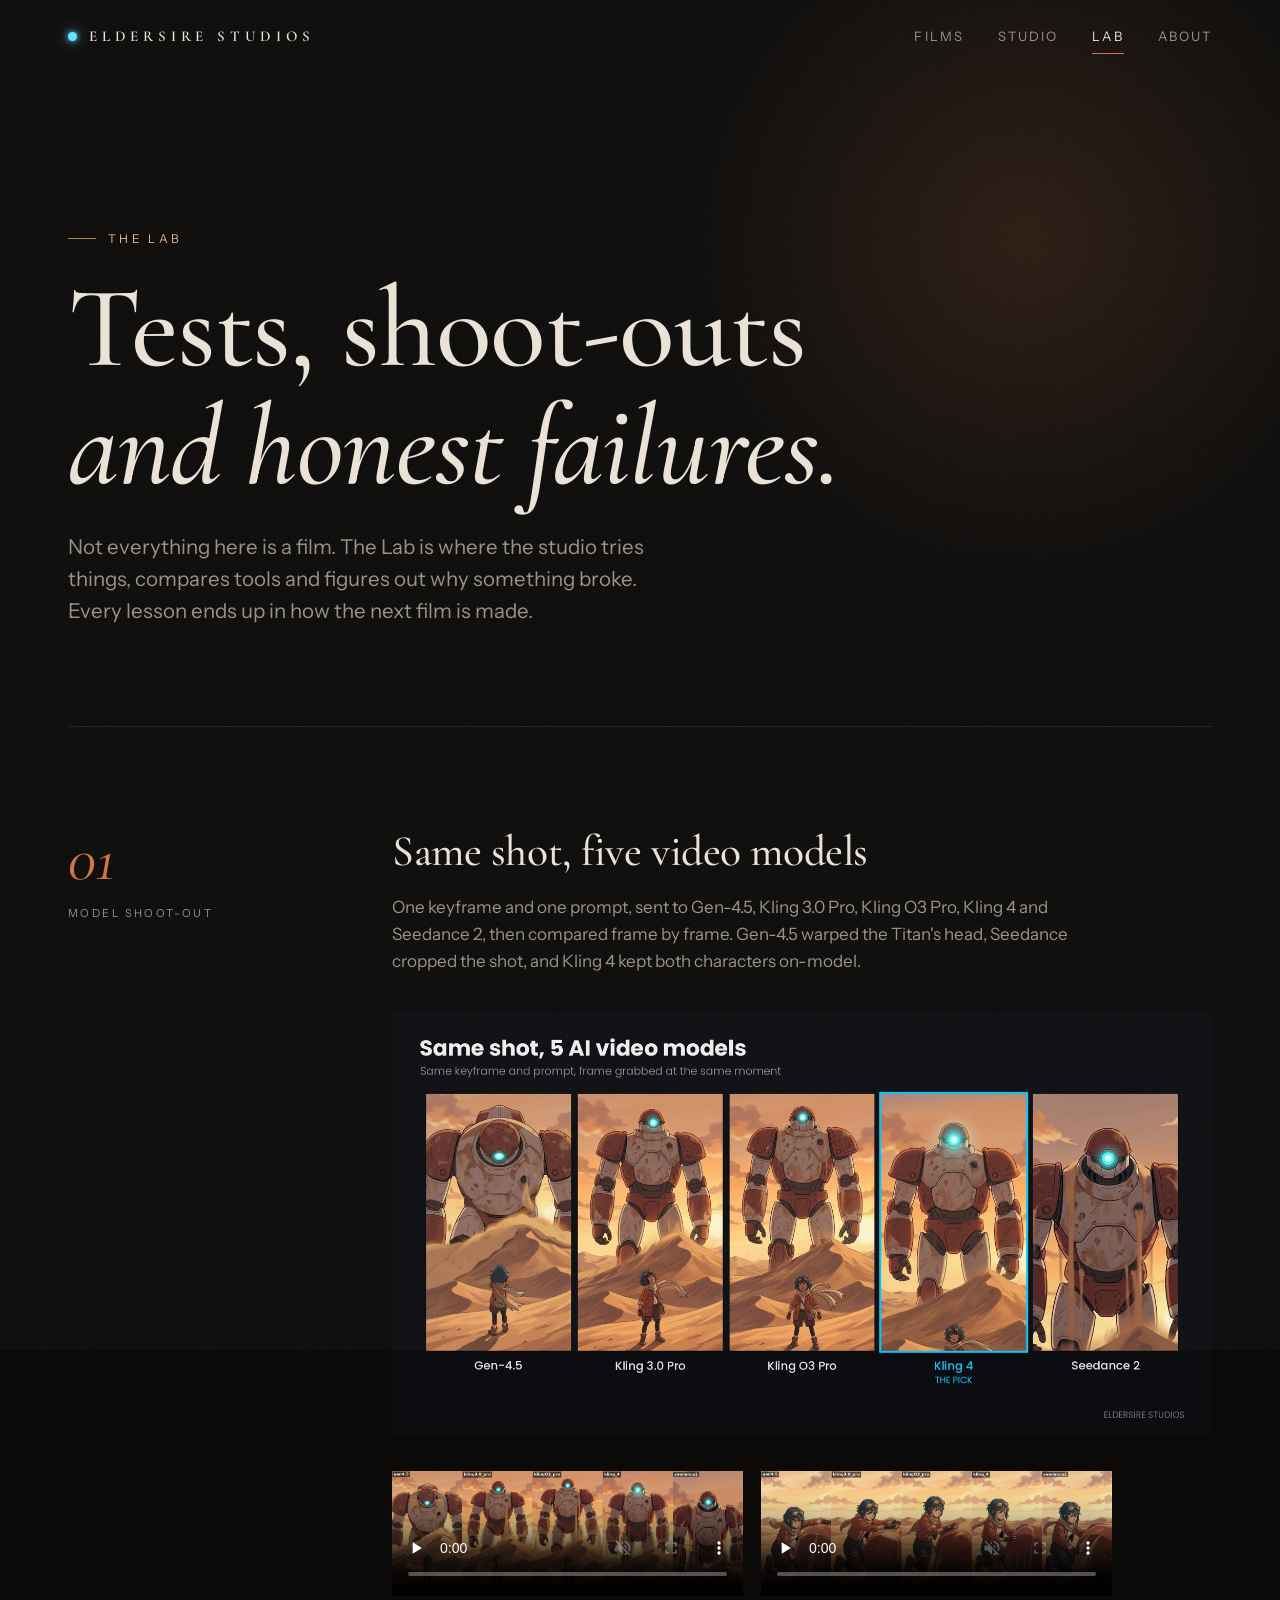
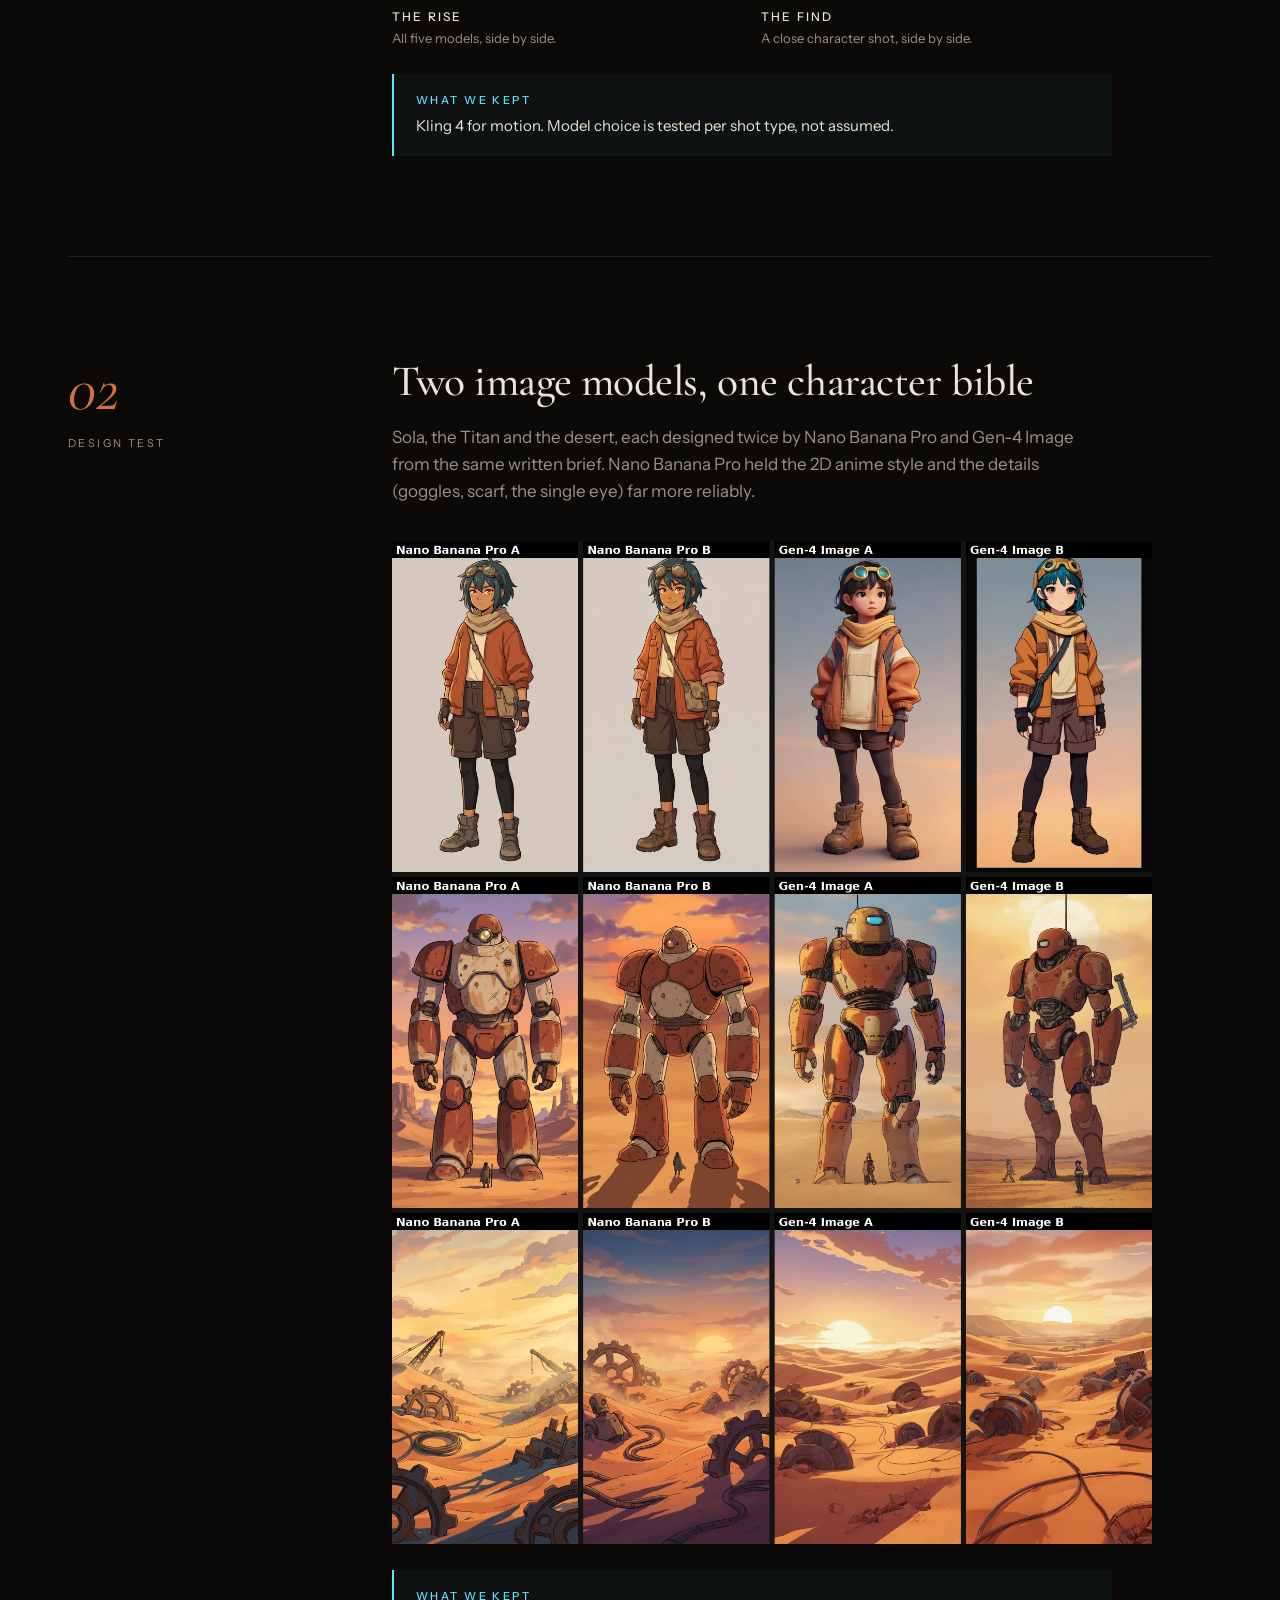
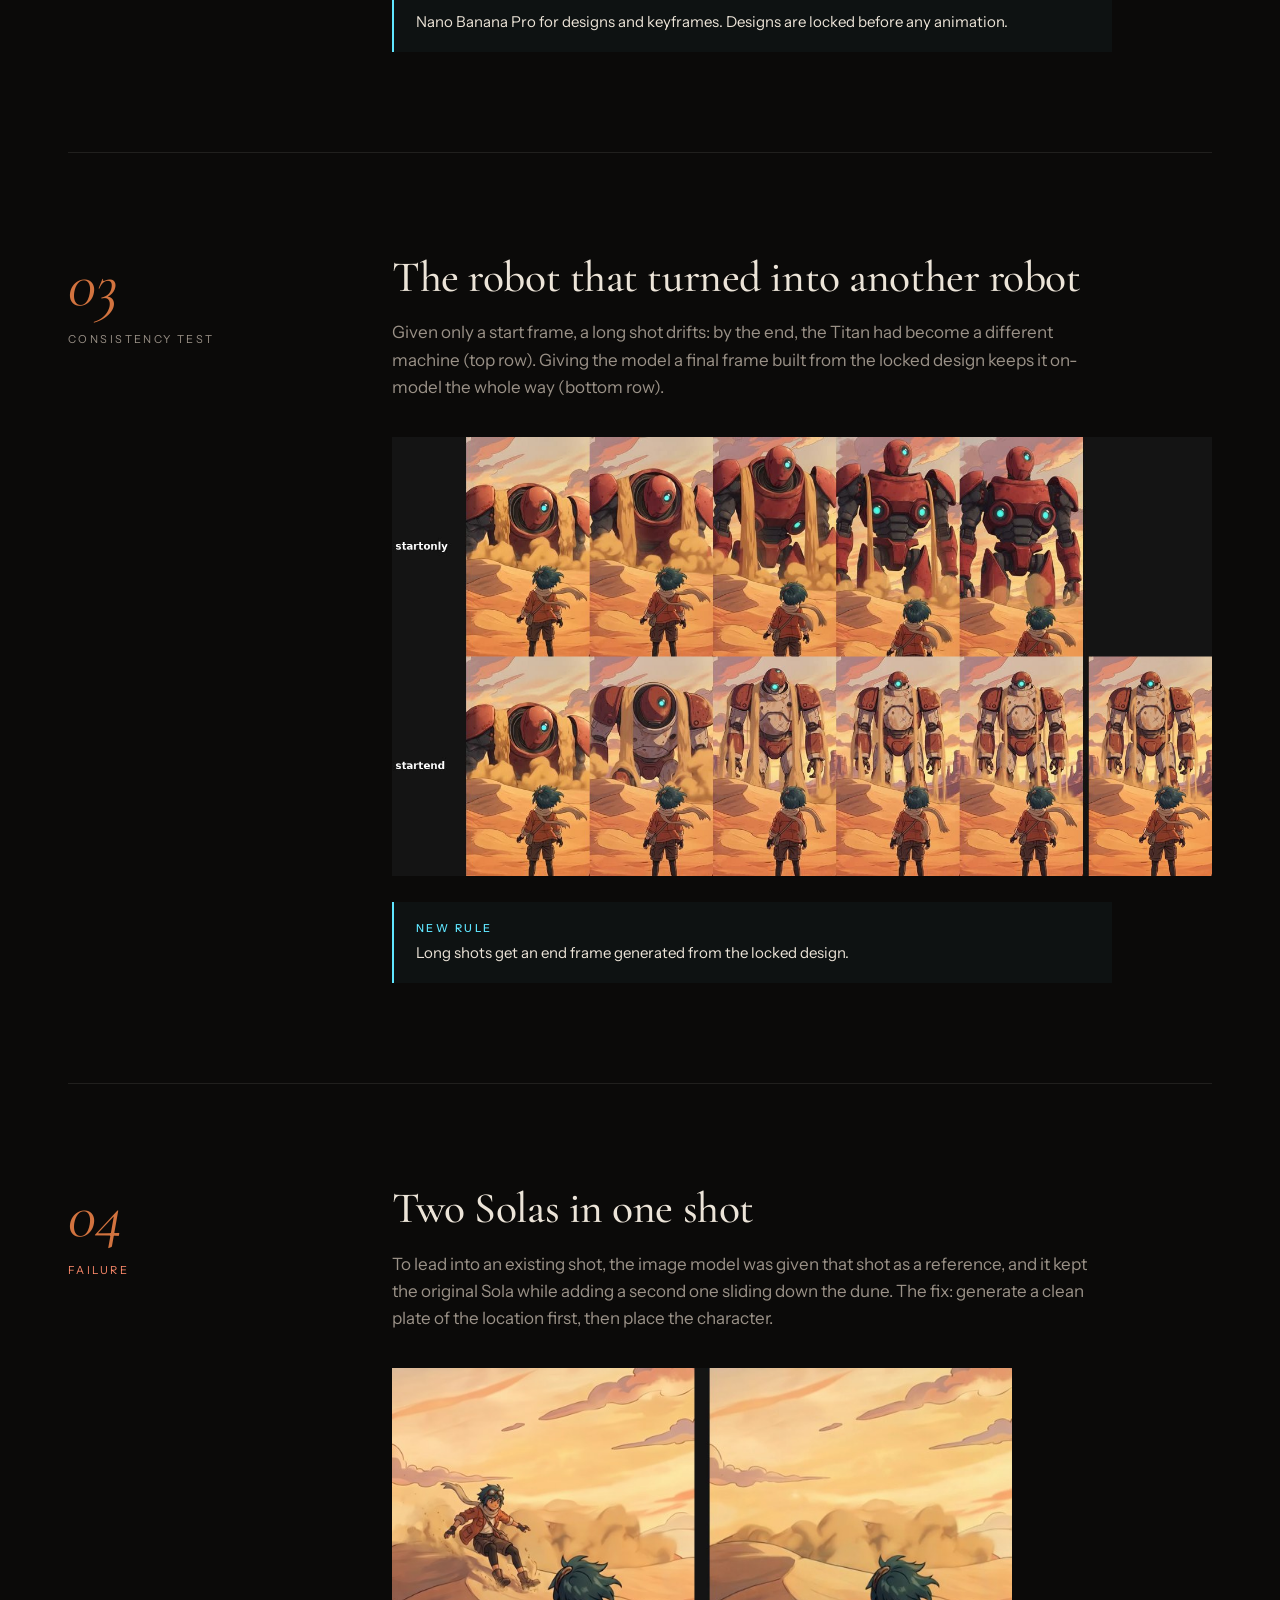
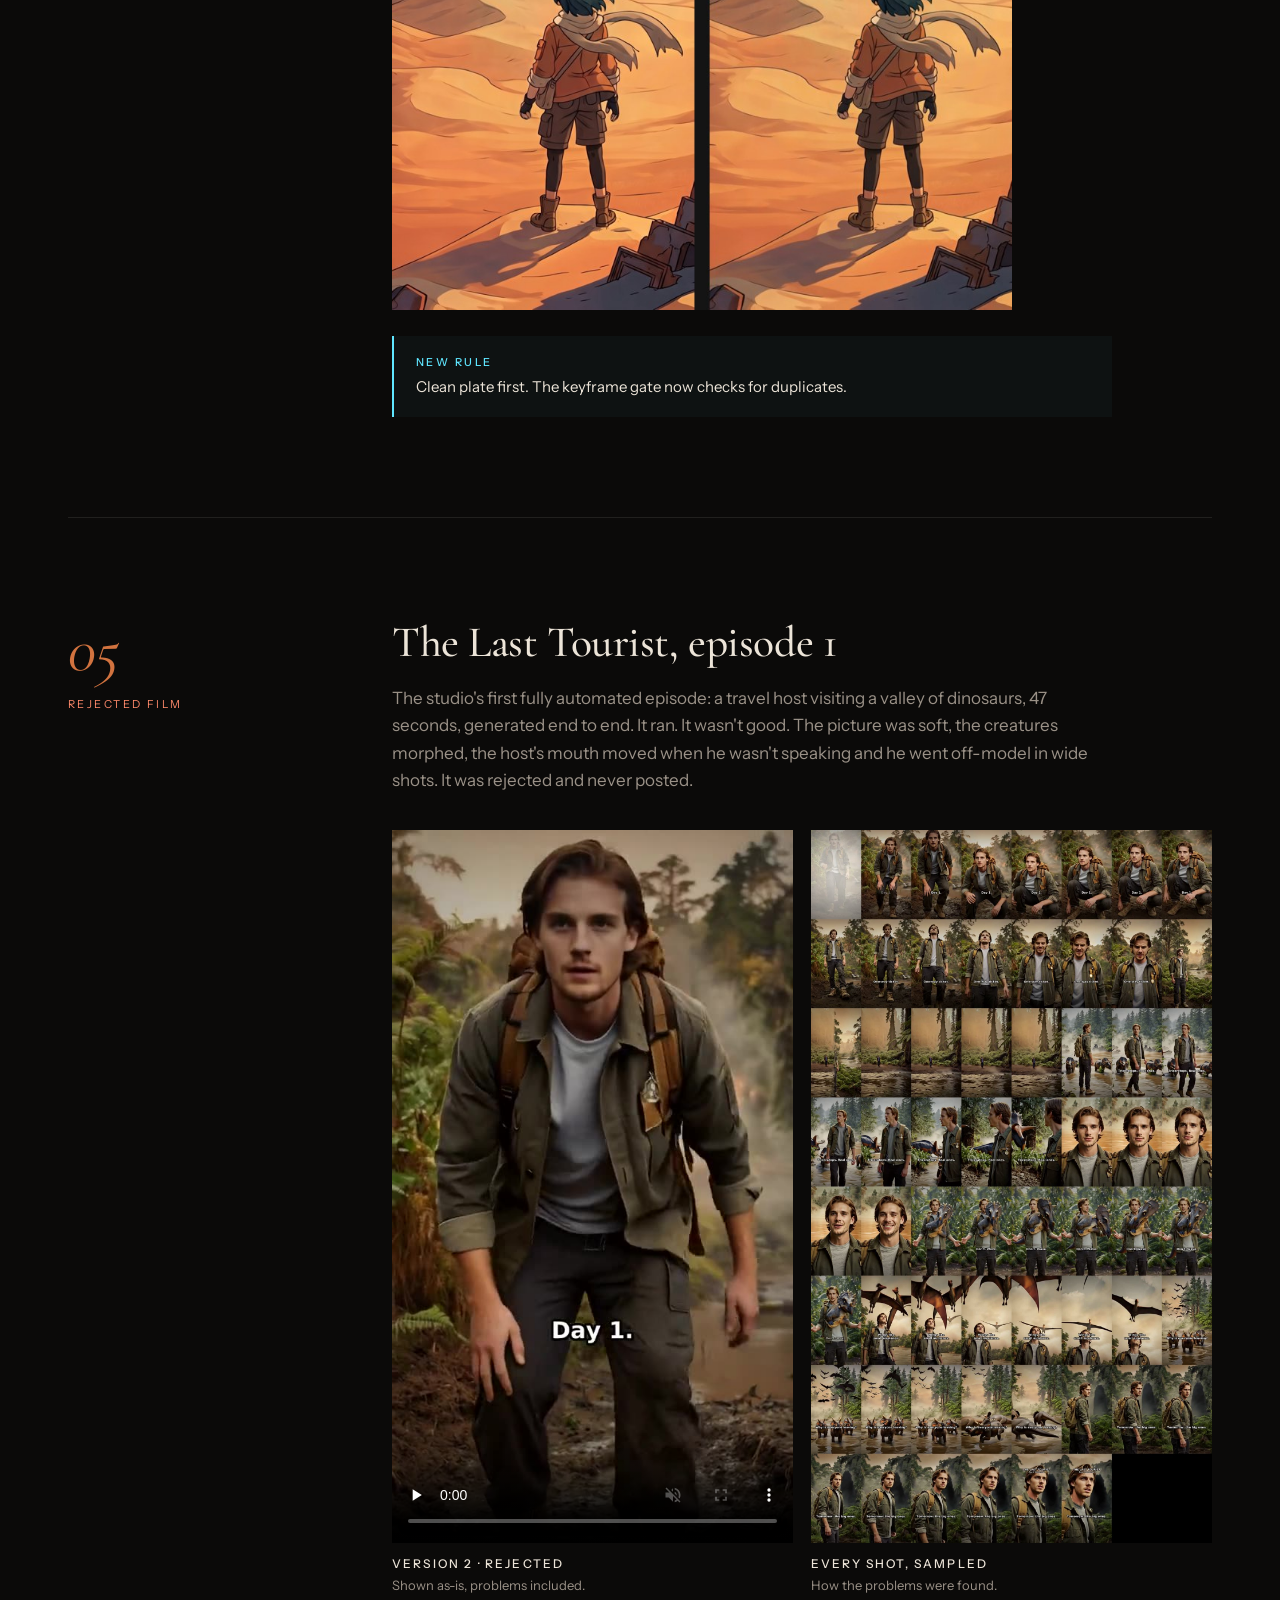
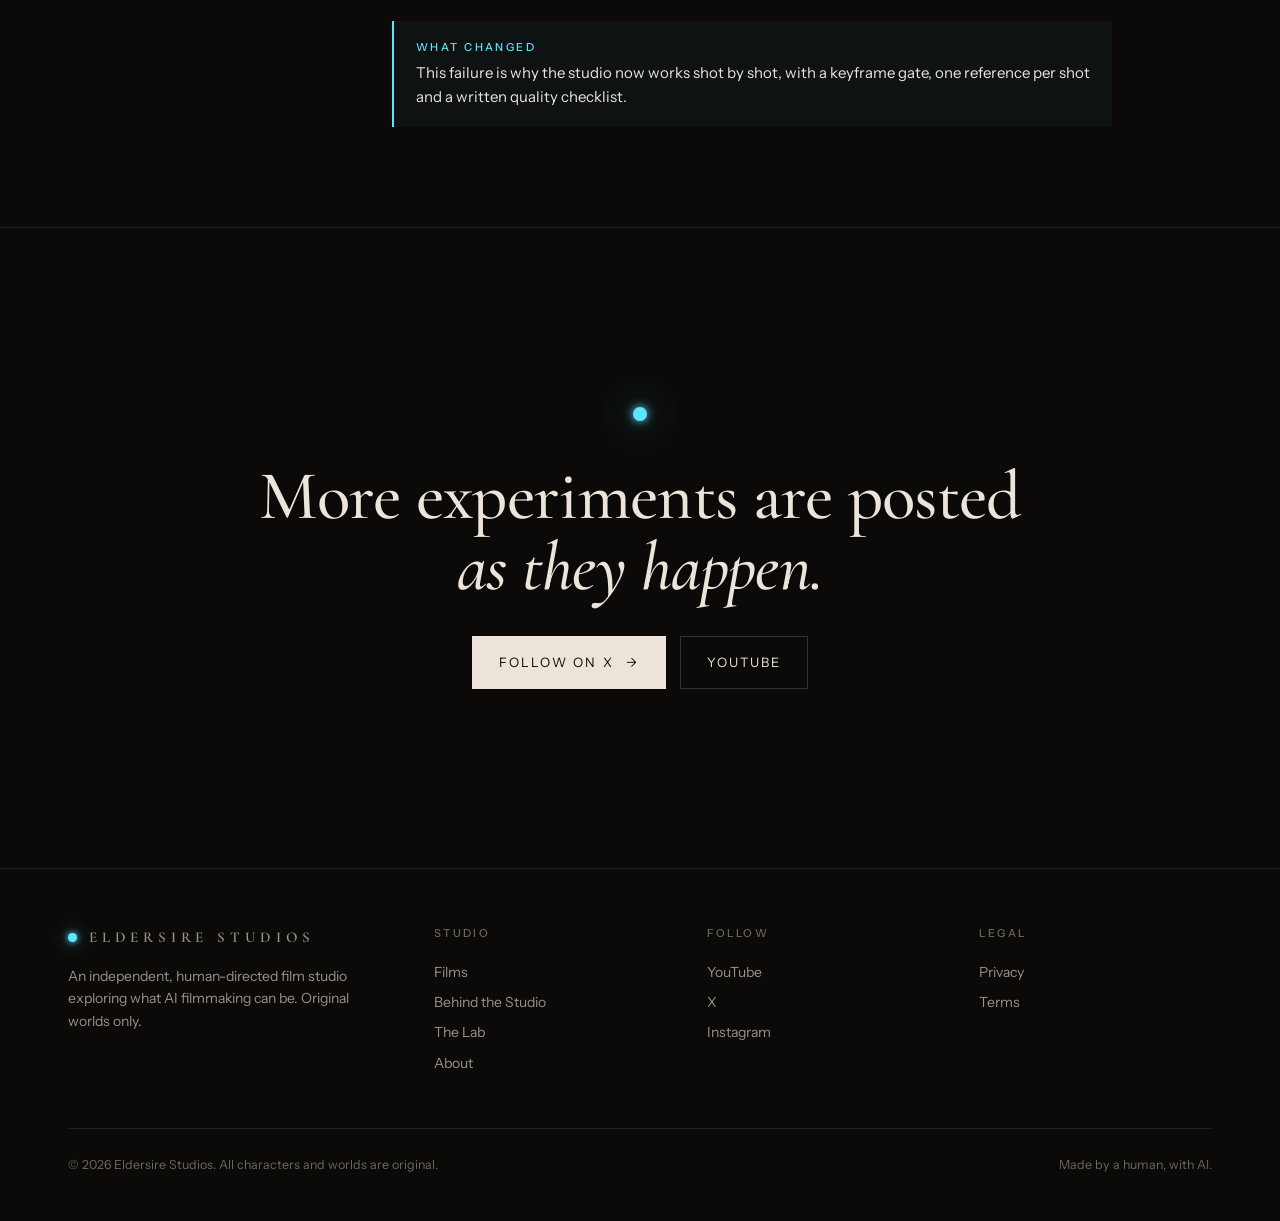
<file: lab.html>
<!DOCTYPE html>
<html lang="en">
<head>
<meta charset="utf-8">
<meta name="viewport" content="width=device-width, initial-scale=1">
<title>The Lab — Eldersire Studios</title>
<meta name="description" content="Experiments, model tests and honest failures from Eldersire Studios.">
<meta property="og:title" content="The Lab — Eldersire Studios">
<meta property="og:description" content="Experiments, model tests and honest failures from Eldersire Studios.">
<meta property="og:image" content="https://eldersirestudios.com/assets/img/share.jpg">
<meta property="og:image:width" content="1200">
<meta property="og:image:height" content="627">
<meta name="twitter:card" content="summary_large_image">
<meta name="theme-color" content="#0b0a09">
<link rel="icon" href="data:image/svg+xml,%3Csvg xmlns='http://www.w3.org/2000/svg' viewBox='0 0 32 32'%3E%3Crect width='32' height='32' fill='%230b0a09'/%3E%3Ccircle cx='16' cy='16' r='6' fill='%235fe6ff'/%3E%3C/svg%3E">
<link rel="preconnect" href="https://fonts.googleapis.com">
<link rel="preconnect" href="https://fonts.gstatic.com" crossorigin>
<link href="https://fonts.googleapis.com/css2?family=Cormorant+Garamond:ital,wght@0,500;0,600;1,500&family=Instrument+Sans:wght@400;500&display=swap" rel="stylesheet">
<link rel="stylesheet" href="style.css">
</head>
<body>
<header class="nav">
  <div class="wrap">
    <a class="brand" href="index.html" aria-label="Eldersire Studios home"><span class="dot"></span>Eldersire Studios</a>
    <button class="menu-btn" aria-expanded="false" aria-label="Open menu">Menu</button>
    <nav class="nav-links"><a href="films.html">Films</a><a href="studio.html">Studio</a><a href="lab.html" class="on">Lab</a><a href="about.html">About</a></nav>
  </div>
</header>
<main>
<section class="page-head">
  <div class="glow" aria-hidden="true"></div>
  <div class="wrap">
    <span class="eyebrow load">The Lab</span>
    <h1 class="load d1">Tests, shoot-outs<br><em>and honest failures.</em></h1>
    <p class="lede load d2">Not everything here is a film. The Lab is where the studio tries things, compares tools and figures out why something broke. Every lesson ends up in how the next film is made.</p>
  </div>
</section>

<section>
  <div class="wrap">
    <article class="exp" id="five-models">
      <div class="side rv"><div class="no">01</div><span class="kind">Model shoot-out</span></div>
      <div class="body">
        <h3 class="rv">Same shot, five video models</h3>
        <p class="rv">One keyframe and one prompt, sent to Gen-4.5, Kling 3.0 Pro, Kling O3 Pro, Kling 4 and Seedance 2, then compared frame by frame. Gen-4.5 warped the Titan's head, Seedance cropped the shot, and Kling 4 kept both characters on-model.</p>
        <div class="media rv"><img src="assets/lab/five_models.jpg" alt="The same shot from five AI video models, Kling 4 highlighted" loading="lazy"></div>
        <div class="media vids rv">
          <figure><video src="assets/lab/s5_compare.mp4" poster="assets/lab/s5_compare_poster.jpg" muted loop playsinline controls preload="none"></video><figcaption><b>The rise</b>All five models, side by side.</figcaption></figure>
          <figure><video src="assets/lab/s2_compare.mp4" poster="assets/lab/s2_compare_poster.jpg" muted loop playsinline controls preload="none"></video><figcaption><b>The find</b>A close character shot, side by side.</figcaption></figure>
        </div>
        <div class="lesson rv"><b>What we kept</b>Kling 4 for motion. Model choice is tested per shot type, not assumed.</div>
      </div>
    </article>

    <article class="exp" id="design-shootout">
      <div class="side rv"><div class="no">02</div><span class="kind">Design test</span></div>
      <div class="body">
        <h3 class="rv">Two image models, one character bible</h3>
        <p class="rv">Sola, the Titan and the desert, each designed twice by Nano Banana Pro and Gen-4 Image from the same written brief. Nano Banana Pro held the 2D anime style and the details (goggles, scarf, the single eye) far more reliably.</p>
        <div class="media rv" style="max-width:760px"><img src="assets/lab/design_shootout.jpg" alt="Design comparison grid: Nano Banana Pro versus Gen-4 Image" loading="lazy"></div>
        <div class="lesson rv"><b>What we kept</b>Nano Banana Pro for designs and keyframes. Designs are locked before any animation.</div>
      </div>
    </article>

    <article class="exp" id="end-frame">
      <div class="side rv"><div class="no">03</div><span class="kind">Consistency test</span></div>
      <div class="body">
        <h3 class="rv">The robot that turned into another robot</h3>
        <p class="rv">Given only a start frame, a long shot drifts: by the end, the Titan had become a different machine (top row). Giving the model a final frame built from the locked design keeps it on-model the whole way (bottom row).</p>
        <div class="media rv"><img src="assets/lab/extension_drift.jpg" alt="Start-frame-only generation drifting versus start-and-end-frame generation staying on-model" loading="lazy"></div>
        <div class="lesson rv"><b>New rule</b>Long shots get an end frame generated from the locked design.</div>
      </div>
    </article>

    <article class="exp" id="two-solas">
      <div class="side rv"><div class="no">04</div><span class="kind fail">Failure</span></div>
      <div class="body">
        <h3 class="rv">Two Solas in one shot</h3>
        <p class="rv">To lead into an existing shot, the image model was given that shot as a reference, and it kept the original Sola while adding a second one sliding down the dune. The fix: generate a clean plate of the location first, then place the character.</p>
        <div class="media rv" style="max-width:620px"><img src="assets/lab/two_solas.jpg" alt="A keyframe with a duplicated character next to the clean plate fix" loading="lazy"></div>
        <div class="lesson rv"><b>New rule</b>Clean plate first. The keyframe gate now checks for duplicates.</div>
      </div>
    </article>

    <article class="exp" id="last-tourist">
      <div class="side rv"><div class="no">05</div><span class="kind fail">Rejected film</span></div>
      <div class="body">
        <h3 class="rv">The Last Tourist, episode 1</h3>
        <p class="rv">The studio's first fully automated episode: a travel host visiting a valley of dinosaurs, 47 seconds, generated end to end. It ran. It wasn't good. The picture was soft, the creatures morphed, the host's mouth moved when he wasn't speaking and he went off-model in wide shots. It was rejected and never posted.</p>
        <div class="media two rv">
          <figure><video src="assets/lab/last_tourist_v2.mp4" poster="assets/lab/last_tourist_v2_poster.jpg" muted playsinline controls preload="none" style="aspect-ratio:9/16;object-fit:cover"></video><figcaption><b>Version 2 · rejected</b>Shown as-is, problems included.</figcaption></figure>
          <figure><img src="assets/lab/last_tourist_grid.jpg" alt="Frame grid from The Last Tourist test" loading="lazy" style="aspect-ratio:9/16;object-fit:cover;object-position:top"><figcaption><b>Every shot, sampled</b>How the problems were found.</figcaption></figure>
        </div>
        <div class="lesson rv"><b>What changed</b>This failure is why the studio now works shot by shot, with a keyframe gate, one reference per shot and a written quality checklist.</div>
      </div>
    </article>
  </div>
</section>

<section class="cta rule">
  <div class="wrap">
    <div class="eye" aria-hidden="true"></div>
    <h2 class="rv">More experiments are posted<br><em>as they happen.</em></h2>
    <div class="btns rv d1">
      <a class="btn primary" href="https://x.com/RishiPatlolla" target="_blank" rel="noopener">Follow on X <span class="arr">→</span></a>
      <a class="btn" href="https://www.youtube.com/@EldersireStudios" target="_blank" rel="noopener">YouTube</a>
    </div>
  </div>
</section>

</main>
<footer>
  <div class="wrap">
    <div>
      <a class="brand" href="index.html"><span class="dot"></span>Eldersire Studios</a>
      <p class="small" style="margin-top:16px;max-width:320px">An independent, human-directed film studio exploring what AI filmmaking can be. Original worlds only.</p>
    </div>
    <div><h5>Studio</h5><ul><li><a href="films.html">Films</a></li><li><a href="studio.html">Behind the Studio</a></li><li><a href="lab.html">The Lab</a></li><li><a href="about.html">About</a></li></ul></div>
    <div><h5>Follow</h5><ul><li><a href="https://www.youtube.com/@EldersireStudios" target="_blank" rel="noopener">YouTube</a></li><li><a href="https://x.com/RishiPatlolla" target="_blank" rel="noopener">X</a></li><li><a href="https://www.instagram.com/eldersirestudios" target="_blank" rel="noopener">Instagram</a></li></ul></div>
    <div><h5>Legal</h5><ul><li><a href="privacy.html">Privacy</a></li><li><a href="terms.html">Terms</a></li></ul></div>
    <div class="fine"><span>&copy; <span id="y">2026</span> Eldersire Studios. All characters and worlds are original.</span><span>Made by a human, with AI.</span></div>
  </div>
</footer>
<script src="site.js"></script>
</body>
</html>
</file>
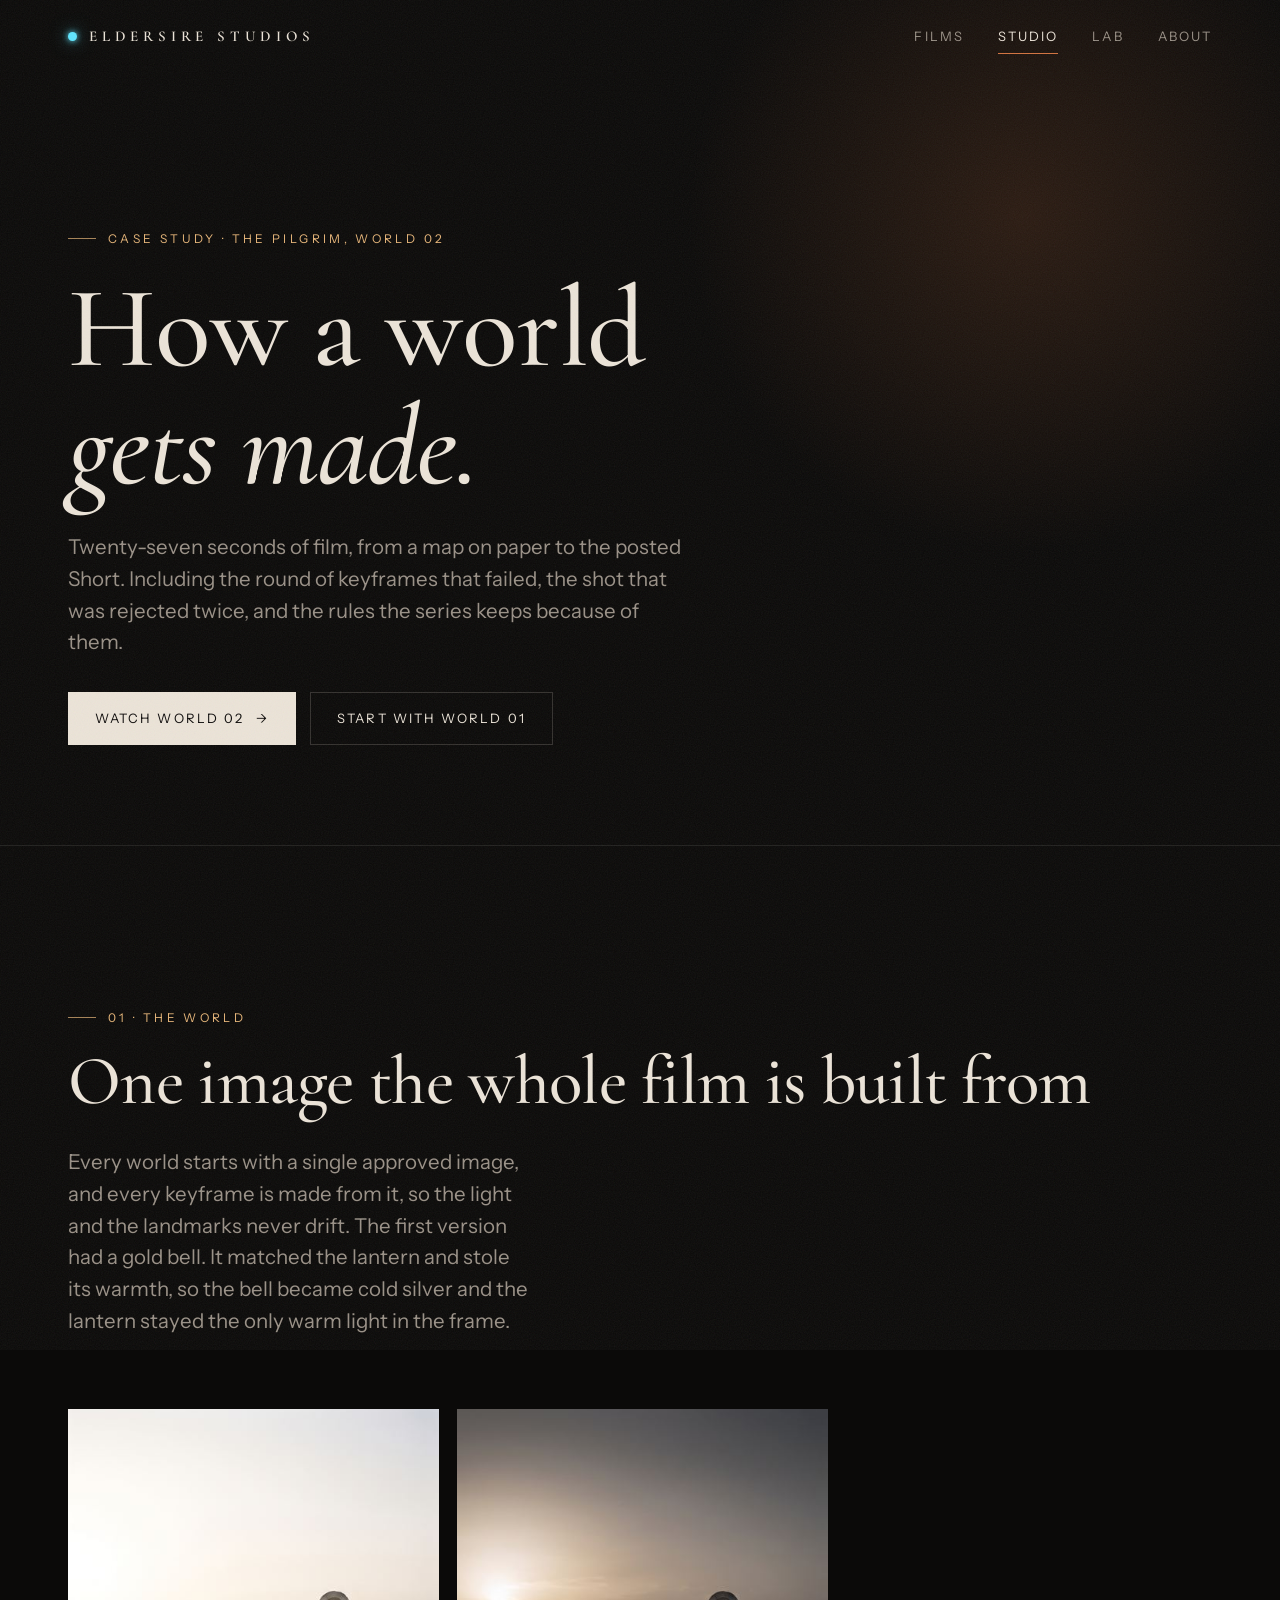
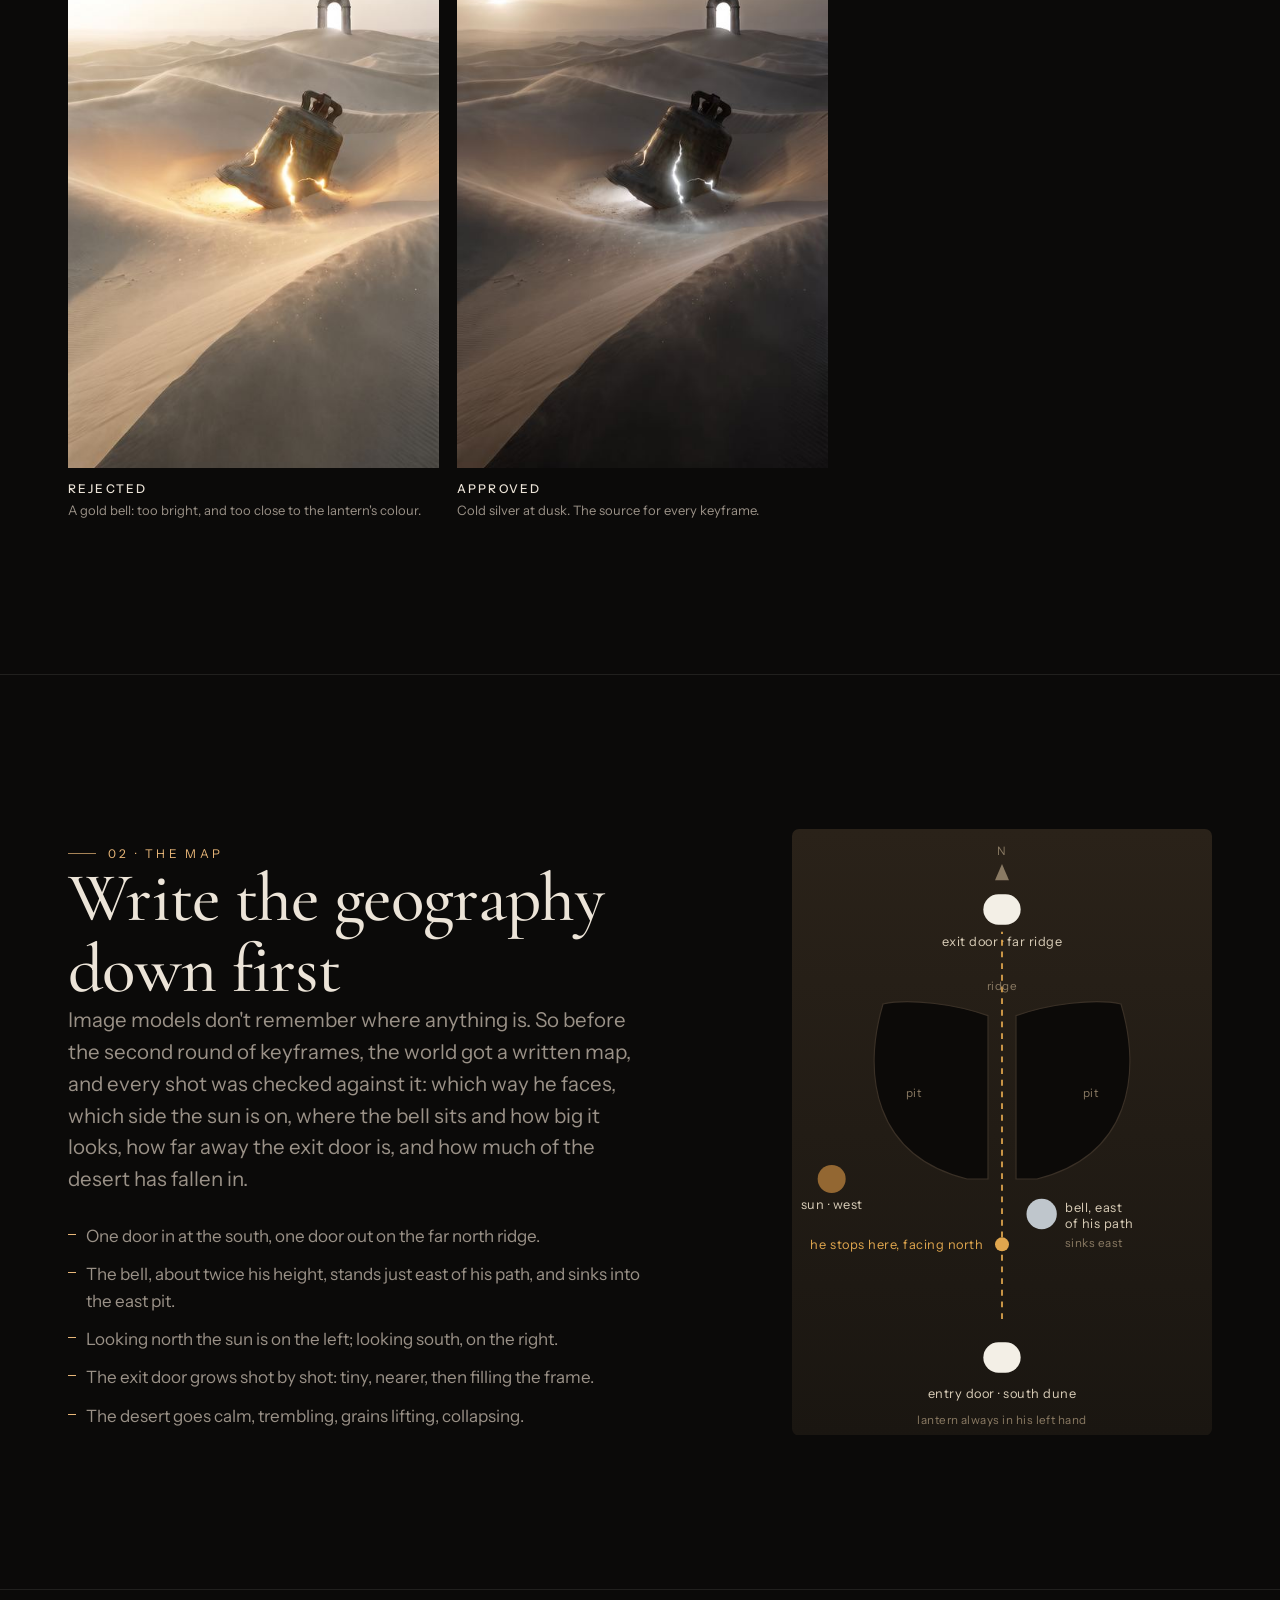
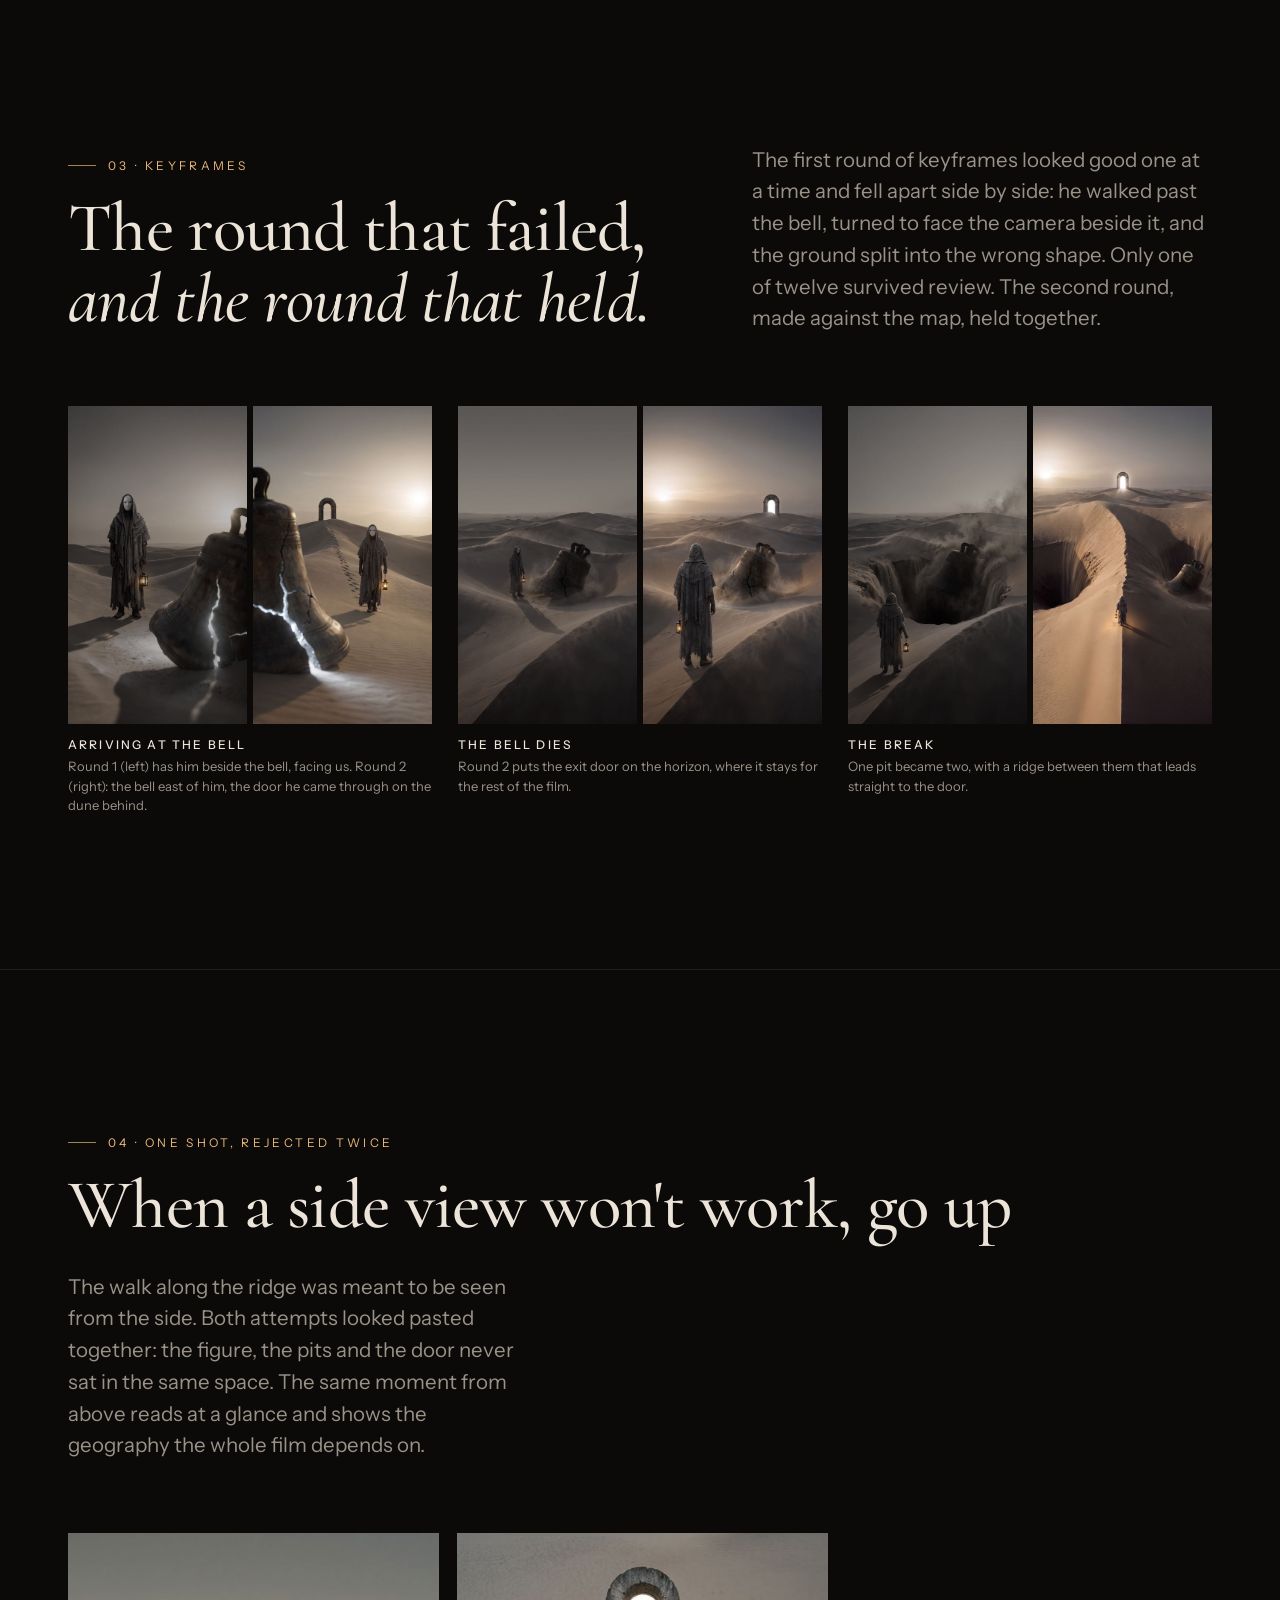
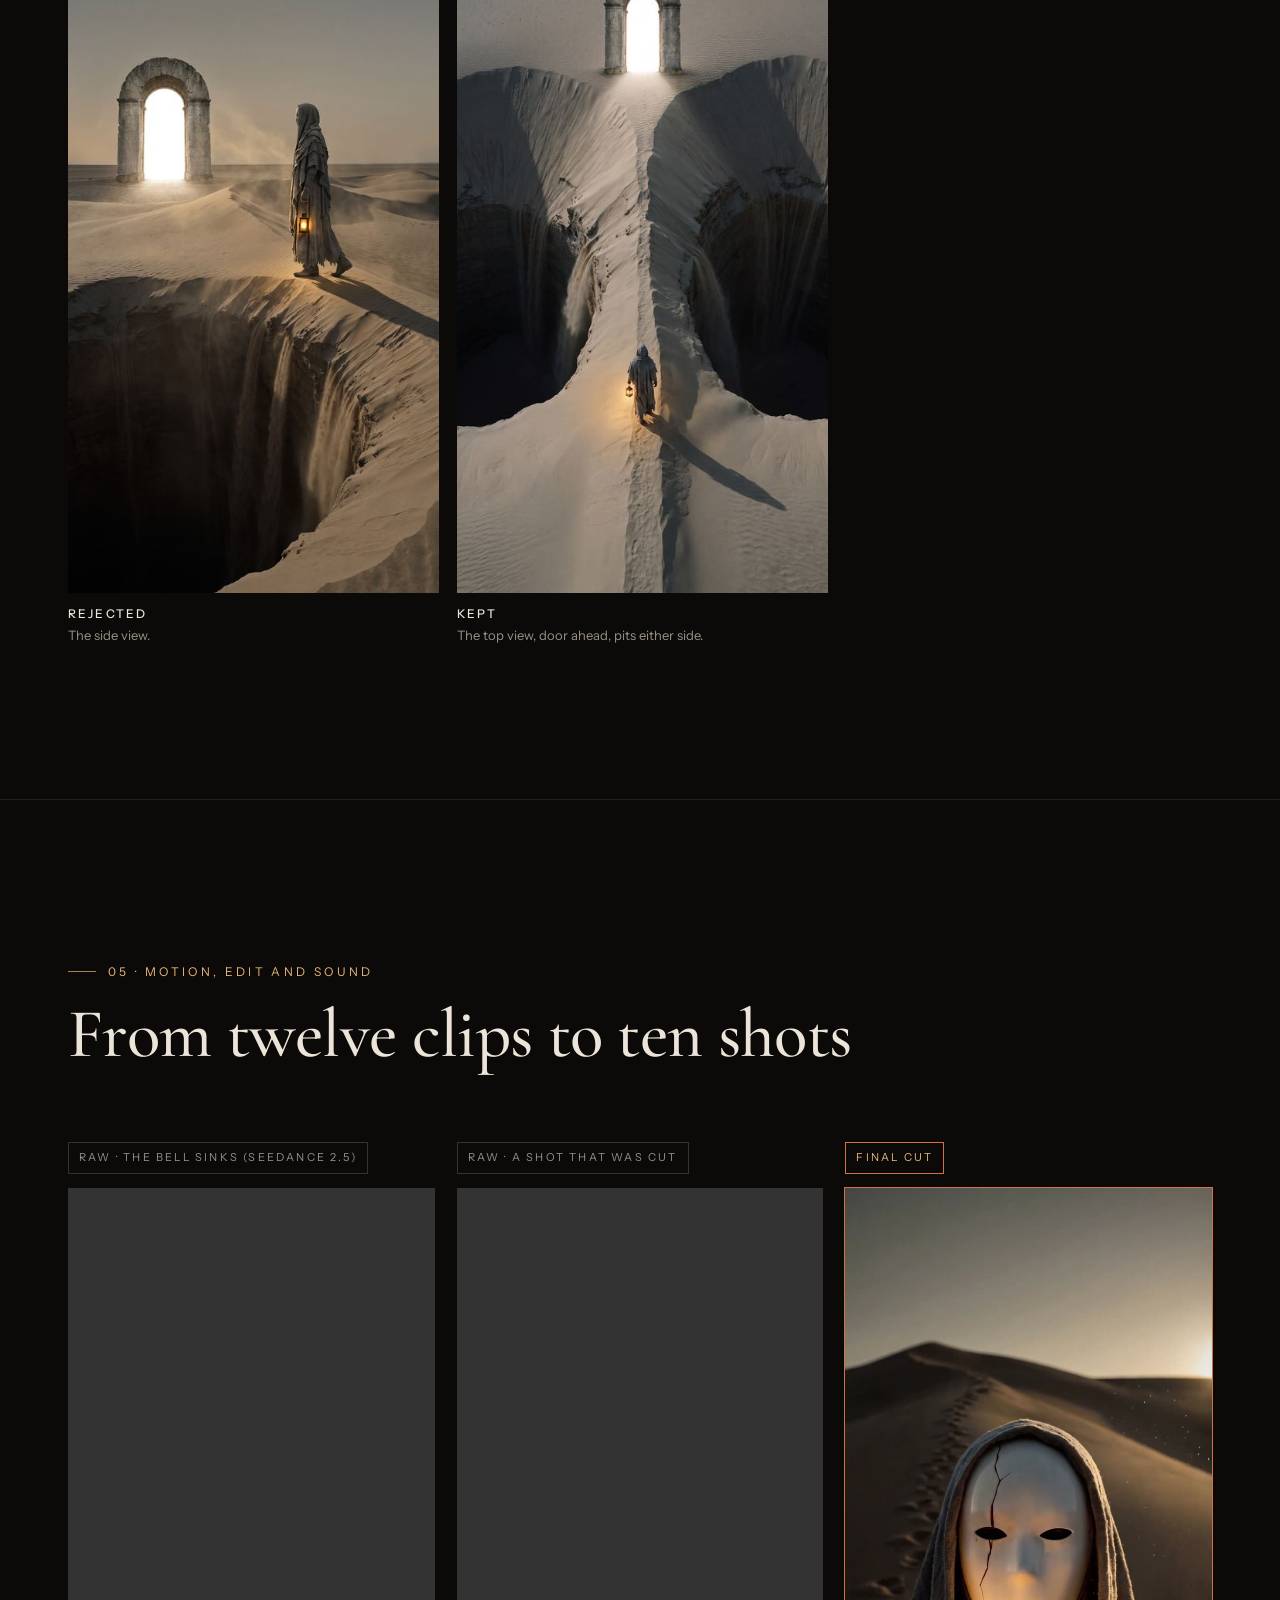
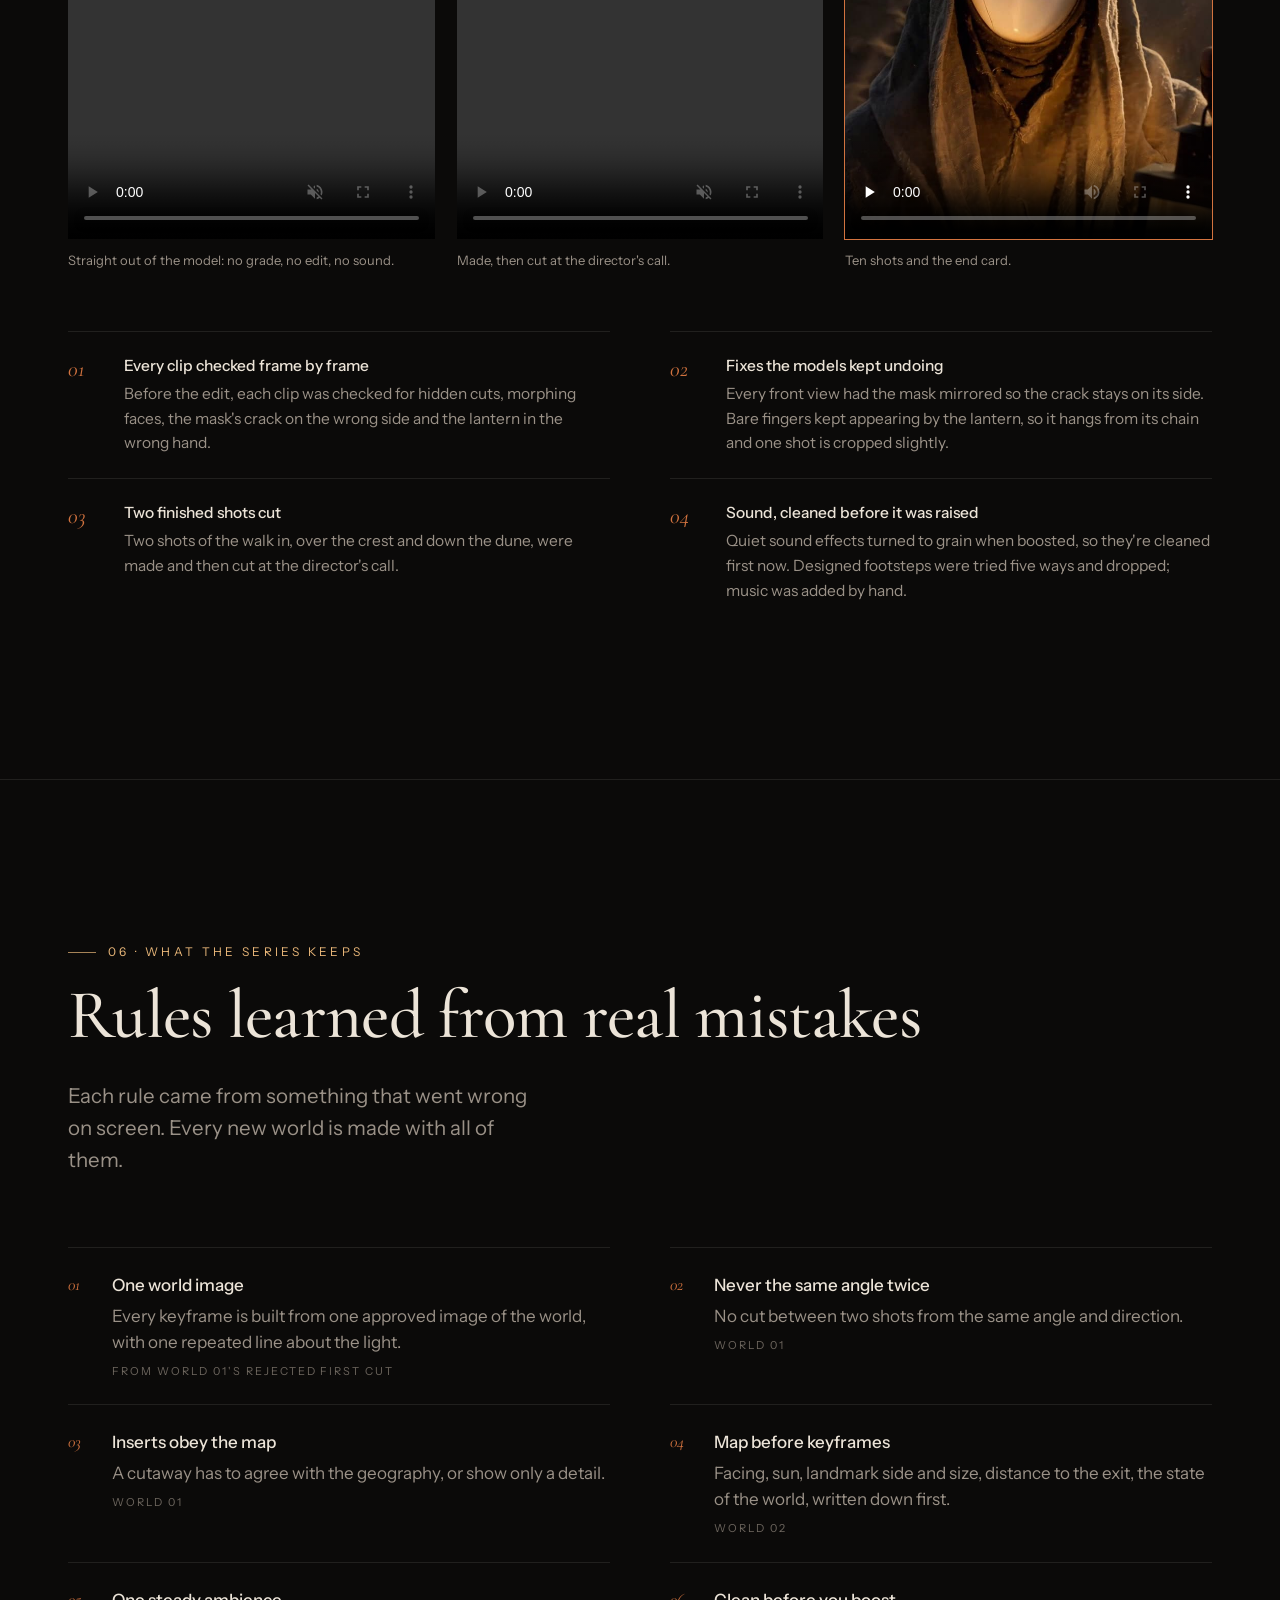
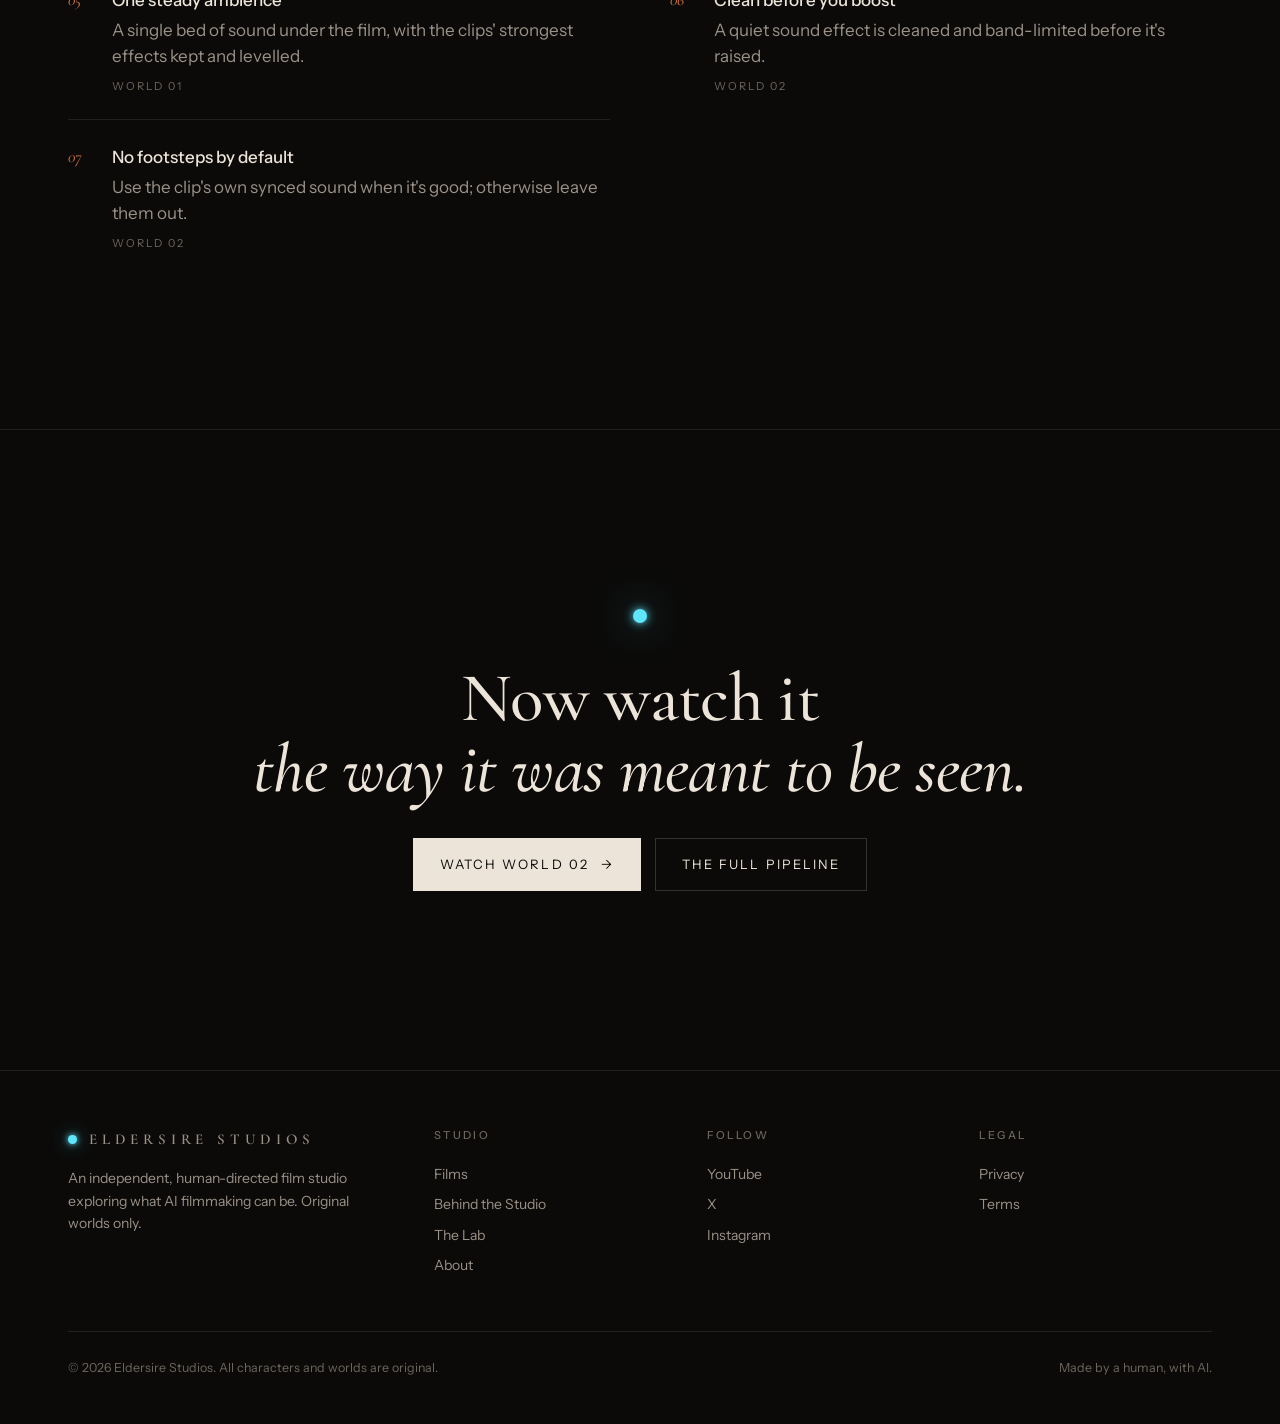
<file: making-world-02.html>
<!DOCTYPE html>
<html lang="en">
<head>
<meta charset="utf-8">
<meta name="viewport" content="width=device-width, initial-scale=1">
<title>How a world gets made: THE PILGRIM, World 02 — Eldersire Studios</title>
<meta name="description" content="A case study: how THE PILGRIM World 02 went from a continuity map to the posted film, including what was rejected and the rules it left behind.">
<meta property="og:title" content="How a world gets made — Eldersire Studios">
<meta property="og:description" content="A case study: how THE PILGRIM World 02 went from a continuity map to the posted film, including what was rejected and the rules it left behind.">
<meta property="og:image" content="https://eldersirestudios.com/assets/img/share.jpg">
<meta property="og:image:width" content="1200">
<meta property="og:image:height" content="627">
<meta name="twitter:card" content="summary_large_image">
<meta name="theme-color" content="#0b0a09">
<link rel="icon" href="data:image/svg+xml,%3Csvg xmlns='http://www.w3.org/2000/svg' viewBox='0 0 32 32'%3E%3Crect width='32' height='32' fill='%230b0a09'/%3E%3Ccircle cx='16' cy='16' r='6' fill='%235fe6ff'/%3E%3C/svg%3E">
<link rel="preconnect" href="https://fonts.googleapis.com">
<link rel="preconnect" href="https://fonts.gstatic.com" crossorigin>
<link href="https://fonts.googleapis.com/css2?family=Cormorant+Garamond:ital,wght@0,500;0,600;1,500&family=Instrument+Sans:wght@400;500&display=swap" rel="stylesheet">
<link rel="stylesheet" href="style.css">
</head>
<body>
<header class="nav">
  <div class="wrap">
    <a class="brand" href="index.html" aria-label="Eldersire Studios home"><span class="dot"></span>Eldersire Studios</a>
    <button class="menu-btn" aria-expanded="false" aria-label="Open menu">Menu</button>
    <nav class="nav-links"><a href="films.html">Films</a><a href="studio.html" class="on">Studio</a><a href="lab.html">Lab</a><a href="about.html">About</a></nav>
  </div>
</header>
<main>
<section class="page-head">
  <div class="glow" aria-hidden="true"></div>
  <div class="wrap">
    <span class="eyebrow load">Case study · THE PILGRIM, World 02</span>
    <h1 class="load d1">How a world<br><em>gets made.</em></h1>
    <p class="lede load d2">Twenty-seven seconds of film, from a map on paper to the posted Short. Including the round of keyframes that failed, the shot that was rejected twice, and the rules the series keeps because of them.</p>
    <div class="btns load d3" style="margin-top:34px"><a class="btn primary" href="pilgrim-2.html">Watch World 02 <span class="arr">→</span></a><a class="btn" href="pilgrim.html">Start with World 01</a></div>
  </div>
</section>

<section class="sec rule">
  <div class="wrap">
    <div class="sec-head"><div><span class="eyebrow rv">01 · The world</span><h2 class="rv d1">One image the whole film is built from</h2></div>
      <p class="lede rv d2" style="max-width:460px">Every world starts with a single approved image, and every keyframe is made from it, so the light and the landmarks never drift. The first version had a gold bell. It matched the lantern and stole its warmth, so the bell became cold silver and the lantern stayed the only warm light in the frame.</p></div>
    <div class="duo">
      <figure class="rv"><img src="assets/img/cs2_world_gold.jpg" alt="The first world image: a glowing gold bell in the dunes" loading="lazy"><figcaption><b>Rejected</b>A gold bell: too bright, and too close to the lantern's colour.</figcaption></figure>
      <figure class="rv d1"><img src="assets/img/cs2_world_silver.jpg" alt="The approved world image: a cold silver bell at dusk" loading="lazy"><figcaption><b>Approved</b>Cold silver at dusk. The source for every keyframe.</figcaption></figure>
    </div>
  </div>
</section>

<section class="sec rule">
  <div class="wrap mapgrid">
    <div>
      <span class="eyebrow rv">02 · The map</span>
      <h2 class="rv d1">Write the geography down first</h2>
      <p class="lede rv d2">Image models don't remember where anything is. So before the second round of keyframes, the world got a written map, and every shot was checked against it: which way he faces, which side the sun is on, where the bell sits and how big it looks, how far away the exit door is, and how much of the desert has fallen in.</p>
      <ul class="facts rv d2">
        <li>One door in at the south, one door out on the far north ridge.</li>
        <li>The bell, about twice his height, stands just east of his path, and sinks into the east pit.</li>
        <li>Looking north the sun is on the left; looking south, on the right.</li>
        <li>The exit door grows shot by shot: tiny, nearer, then filling the frame.</li>
        <li>The desert goes calm, trembling, grains lifting, collapsing.</li>
      </ul>
    </div>
    <div class="rv d1"><svg class="map" viewBox="0 0 360 520" role="img" aria-label="Top-down continuity map: entry door at the south, the bell just east of the path, two sinkholes either side of a ridge, the exit door at the north, the sun to the west">
  <defs><linearGradient id="sand" x1="0" y1="0" x2="0" y2="1"><stop offset="0" stop-color="#2a2219"/><stop offset="1" stop-color="#1a1611"/></linearGradient></defs>
  <rect x="0" y="0" width="360" height="520" rx="6" fill="url(#sand)"/>
  <text x="180" y="22" text-anchor="middle" class="m-dim">N</text>
  <path d="M180 30 L174 44 L186 44 Z" fill="#8a7a63"/>
  <g class="m-door"><rect x="164" y="56" width="32" height="26" rx="13"/><text x="180" y="100" text-anchor="middle">exit door · far ridge</text></g>
  <path d="M78 150 C60 210 70 280 150 300 L168 300 L168 160 C140 150 100 145 78 150 Z" class="m-pit"/>
  <path d="M282 150 C300 210 290 280 210 300 L192 300 L192 160 C220 150 260 145 282 150 Z" class="m-pit"/>
  <text x="104" y="230" text-anchor="middle" class="m-dim">pit</text><text x="256" y="230" text-anchor="middle" class="m-dim">pit</text>
  <line x1="180" y1="420" x2="180" y2="88" class="m-path"/>
  <text x="180" y="138" text-anchor="middle" class="m-dim">ridge</text>
  <g class="m-bell"><circle cx="214" cy="330" r="13"/><text x="234" y="328">bell, east</text><text x="234" y="342">of his path</text><text x="234" y="358" class="m-dim">sinks east</text></g>
  <circle cx="180" cy="356" r="6" class="m-him"/><text x="164" y="360" text-anchor="end" class="m-gold">he stops here, facing north</text>
  <g class="m-door"><rect x="164" y="440" width="32" height="26" rx="13"/><text x="180" y="488" text-anchor="middle">entry door · south dune</text></g>
  <g class="m-sun"><circle cx="34" cy="300" r="12"/><text x="34" y="326" text-anchor="middle">sun · west</text></g>
  <text x="180" y="510" text-anchor="middle" class="m-dim">lantern always in his left hand</text>
</svg></div>
  </div>
</section>

<section class="sec rule">
  <div class="wrap">
    <div class="sec-head"><div><span class="eyebrow rv">03 · Keyframes</span><h2 class="rv d1">The round that failed,<br><em>and the round that held.</em></h2></div>
      <p class="lede rv d2" style="max-width:460px">The first round of keyframes looked good one at a time and fell apart side by side: he walked past the bell, turned to face the camera beside it, and the ground split into the wrong shape. Only one of twelve survived review. The second round, made against the map, held together.</p></div>
    <div class="pairs">
      <figure class="rv"><div class="pair"><img src="assets/img/cs2_r1_K05.jpg" alt="Round 1: he stands beside the bell, facing the camera" loading="lazy"><img src="assets/img/cs2_r2_K05.jpg" alt="Round 2: he walks up to the bell, the entry door small behind him" loading="lazy"></div><figcaption><b>Arriving at the bell</b>Round 1 (left) has him beside the bell, facing us. Round 2 (right): the bell east of him, the door he came through on the dune behind.</figcaption></figure>
      <figure class="rv d1"><div class="pair"><img src="assets/img/cs2_r1_K07.jpg" alt="Round 1: the bell behind him, no exit door" loading="lazy"><img src="assets/img/cs2_r2_K07.jpg" alt="Round 2: the bell dies ahead of him, the exit door on the horizon" loading="lazy"></div><figcaption><b>The bell dies</b>Round 2 puts the exit door on the horizon, where it stays for the rest of the film.</figcaption></figure>
      <figure class="rv d2"><div class="pair"><img src="assets/img/cs2_r1_K09.jpg" alt="Round 1: a single pit beside him" loading="lazy"><img src="assets/img/cs2_r2_K09.jpg" alt="Round 2: two pits either side of a ridge leading to the door" loading="lazy"></div><figcaption><b>The break</b>One pit became two, with a ridge between them that leads straight to the door.</figcaption></figure>
    </div>
  </div>
</section>

<section class="sec rule">
  <div class="wrap">
    <div class="sec-head"><div><span class="eyebrow rv">04 · One shot, rejected twice</span><h2 class="rv d1">When a side view won't work, go up</h2></div>
      <p class="lede rv d2" style="max-width:460px">The walk along the ridge was meant to be seen from the side. Both attempts looked pasted together: the figure, the pits and the door never sat in the same space. The same moment from above reads at a glance and shows the geography the whole film depends on.</p></div>
    <div class="duo">
      <figure class="rv"><img src="assets/img/cs2_k11_side.jpg" alt="Rejected: a side view of the Pilgrim on the ridge" loading="lazy"><figcaption><b>Rejected</b>The side view.</figcaption></figure>
      <figure class="rv d1"><img src="assets/img/cs2_k11_top.jpg" alt="Kept: a top view of the ridge between the two pits, the door ahead" loading="lazy"><figcaption><b>Kept</b>The top view, door ahead, pits either side.</figcaption></figure>
    </div>
  </div>
</section>

<section class="sec rule">
  <div class="wrap">
    <div class="sec-head"><div><span class="eyebrow rv">05 · Motion, edit and sound</span><h2 class="rv d1">From twelve clips to ten shots</h2></div></div>
    <div class="compare">
      <div class="rv"><span class="label">Raw · the bell sinks (Seedance 2.5)</span><div class="frame"><video src="assets/film/pil2_raw_k09.mp4" muted loop playsinline controls preload="metadata"></video></div><figcaption>Straight out of the model: no grade, no edit, no sound.</figcaption></div>
      <div class="rv d1"><span class="label">Raw · a shot that was cut</span><div class="frame"><video src="assets/film/pil2_raw_k03.mp4" muted loop playsinline controls preload="metadata"></video></div><figcaption>Made, then cut at the director's call.</figcaption></div>
      <div class="final rv d2"><span class="label final">Final cut</span><div class="frame"><video src="assets/film/pilgrim_w02.mp4" poster="assets/img/pil2_poster.jpg" controls playsinline preload="none"></video></div><figcaption>Ten shots and the end card.</figcaption></div>
    </div>
    <ol class="changes">
      <li class="rv"><b>Every clip checked frame by frame</b>Before the edit, each clip was checked for hidden cuts, morphing faces, the mask's crack on the wrong side and the lantern in the wrong hand.</li>
      <li class="rv d1"><b>Fixes the models kept undoing</b>Every front view had the mask mirrored so the crack stays on its side. Bare fingers kept appearing by the lantern, so it hangs from its chain and one shot is cropped slightly.</li>
      <li class="rv"><b>Two finished shots cut</b>Two shots of the walk in, over the crest and down the dune, were made and then cut at the director's call.</li>
      <li class="rv d1"><b>Sound, cleaned before it was raised</b>Quiet sound effects turned to grain when boosted, so they're cleaned first now. Designed footsteps were tried five ways and dropped; music was added by hand.</li>
    </ol>
  </div>
</section>

<section class="sec rule">
  <div class="wrap">
    <div class="sec-head"><div><span class="eyebrow rv">06 · What the series keeps</span><h2 class="rv d1">Rules learned from real mistakes</h2></div>
      <p class="lede rv d2" style="max-width:460px">Each rule came from something that went wrong on screen. Every new world is made with all of them.</p></div>
    <ol class="rules">
      <li class="rv"><b>One world image</b>Every keyframe is built from one approved image of the world, with one repeated line about the light.<span>From World 01's rejected first cut</span></li>
      <li class="rv d1"><b>Never the same angle twice</b>No cut between two shots from the same angle and direction.<span>World 01</span></li>
      <li class="rv"><b>Inserts obey the map</b>A cutaway has to agree with the geography, or show only a detail.<span>World 01</span></li>
      <li class="rv d1"><b>Map before keyframes</b>Facing, sun, landmark side and size, distance to the exit, the state of the world, written down first.<span>World 02</span></li>
      <li class="rv"><b>One steady ambience</b>A single bed of sound under the film, with the clips' strongest effects kept and levelled.<span>World 01</span></li>
      <li class="rv d1"><b>Clean before you boost</b>A quiet sound effect is cleaned and band-limited before it's raised.<span>World 02</span></li>
      <li class="rv"><b>No footsteps by default</b>Use the clip's own synced sound when it's good; otherwise leave them out.<span>World 02</span></li>
    </ol>
  </div>
</section>

<section class="cta rule">
  <div class="wrap">
    <div class="eye" aria-hidden="true"></div>
    <h2 class="rv">Now watch it<br><em>the way it was meant to be seen.</em></h2>
    <div class="btns rv d1"><a class="btn primary" href="pilgrim-2.html">Watch World 02 <span class="arr">→</span></a><a class="btn" href="studio.html">The full pipeline</a></div>
  </div>
</section>

</main>
<footer>
  <div class="wrap">
    <div>
      <a class="brand" href="index.html"><span class="dot"></span>Eldersire Studios</a>
      <p class="small" style="margin-top:16px;max-width:320px">An independent, human-directed film studio exploring what AI filmmaking can be. Original worlds only.</p>
    </div>
    <div><h5>Studio</h5><ul><li><a href="films.html">Films</a></li><li><a href="studio.html">Behind the Studio</a></li><li><a href="lab.html">The Lab</a></li><li><a href="about.html">About</a></li></ul></div>
    <div><h5>Follow</h5><ul><li><a href="https://www.youtube.com/@EldersireStudios" target="_blank" rel="noopener">YouTube</a></li><li><a href="https://x.com/RishiPatlolla" target="_blank" rel="noopener">X</a></li><li><a href="https://www.instagram.com/eldersirestudios" target="_blank" rel="noopener">Instagram</a></li></ul></div>
    <div><h5>Legal</h5><ul><li><a href="privacy.html">Privacy</a></li><li><a href="terms.html">Terms</a></li></ul></div>
    <div class="fine"><span>&copy; <span id="y">2026</span> Eldersire Studios. All characters and worlds are original.</span><span>Made by a human, with AI.</span></div>
  </div>
</footer>
<script src="site.js"></script>
</body>
</html>
</file>
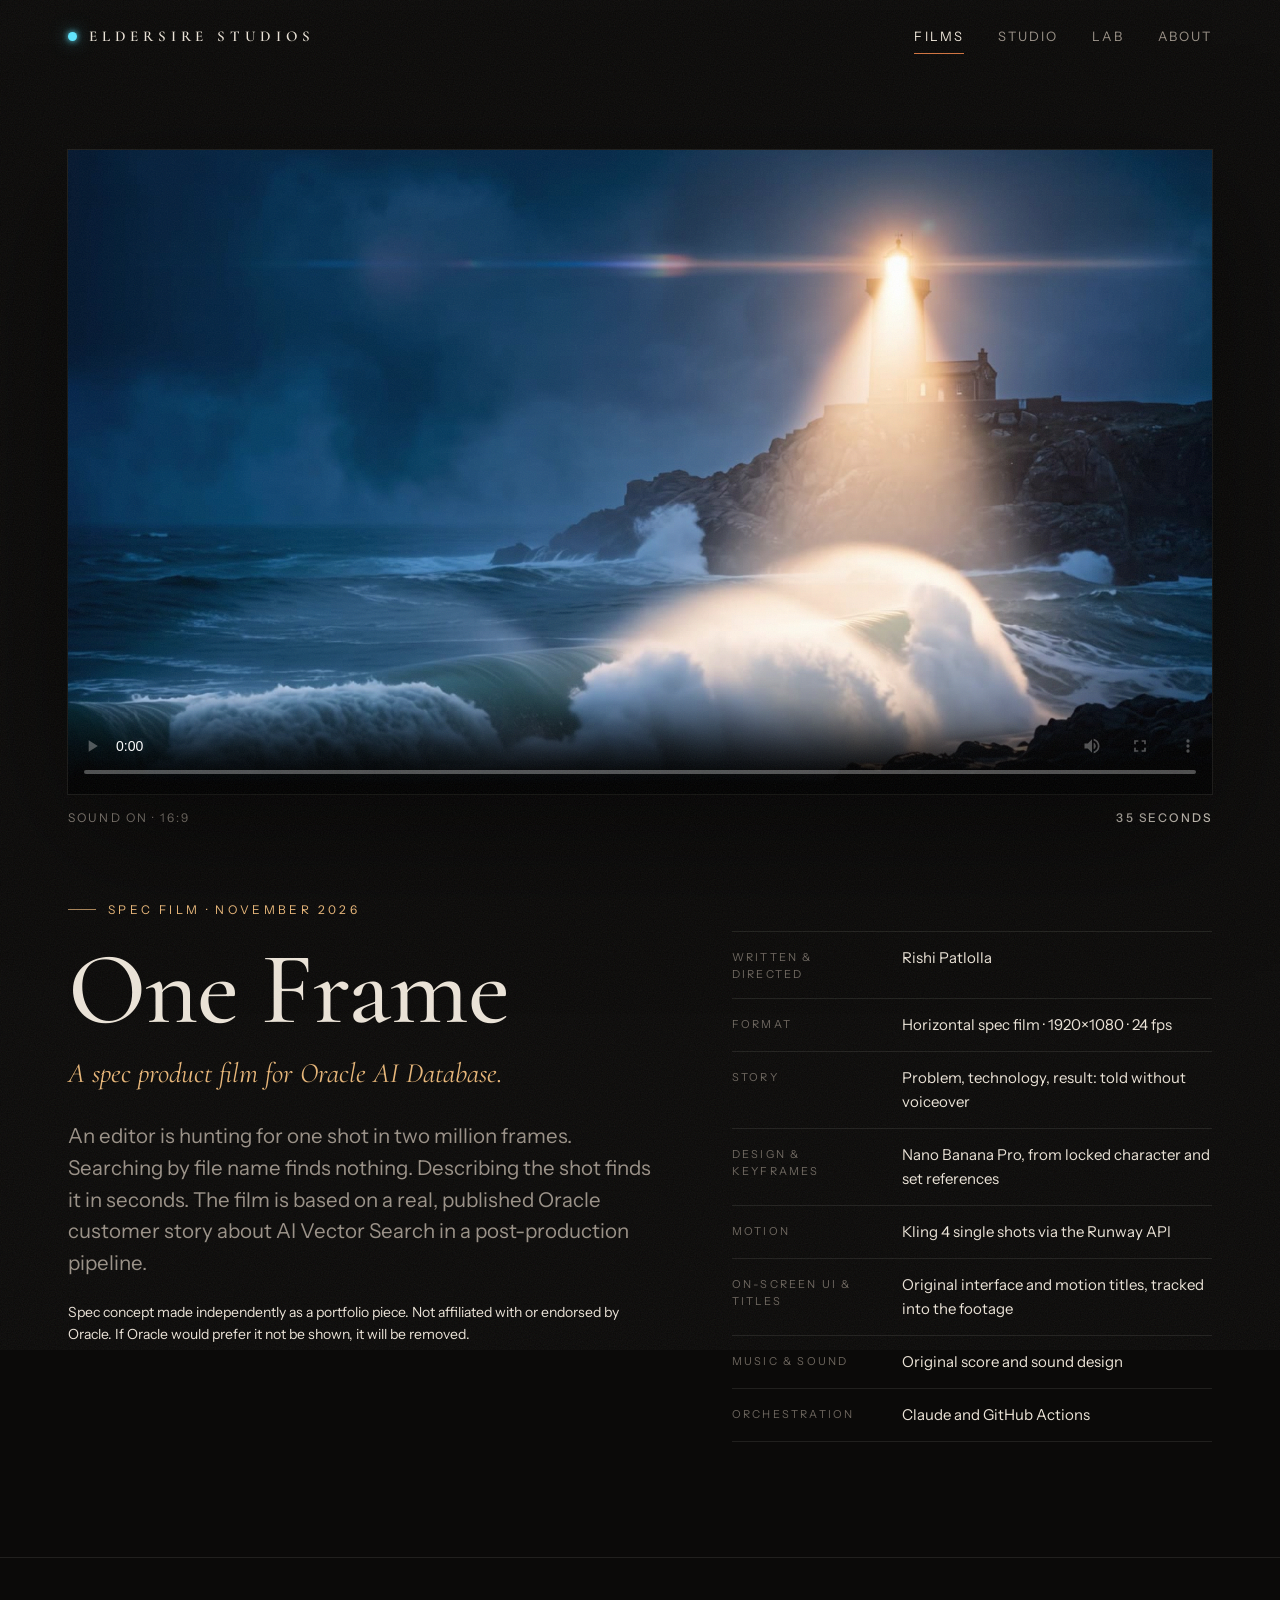
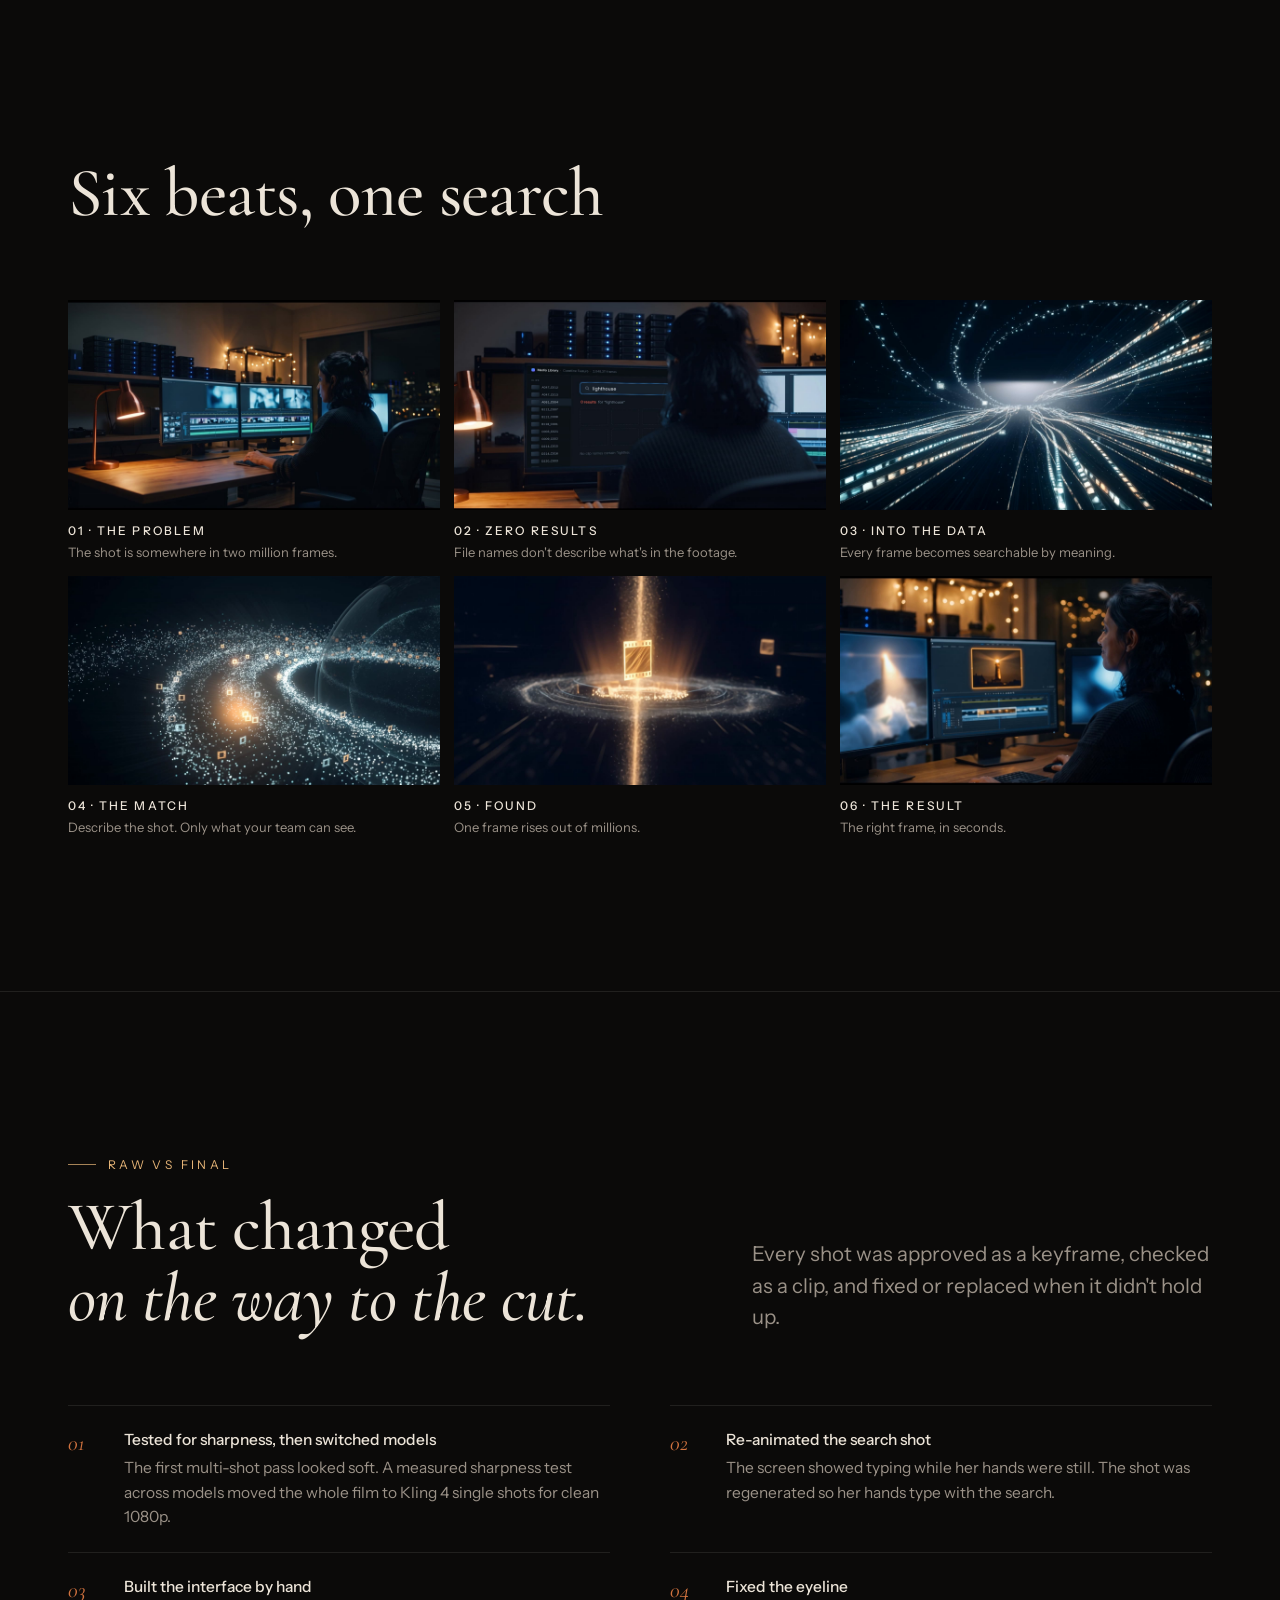
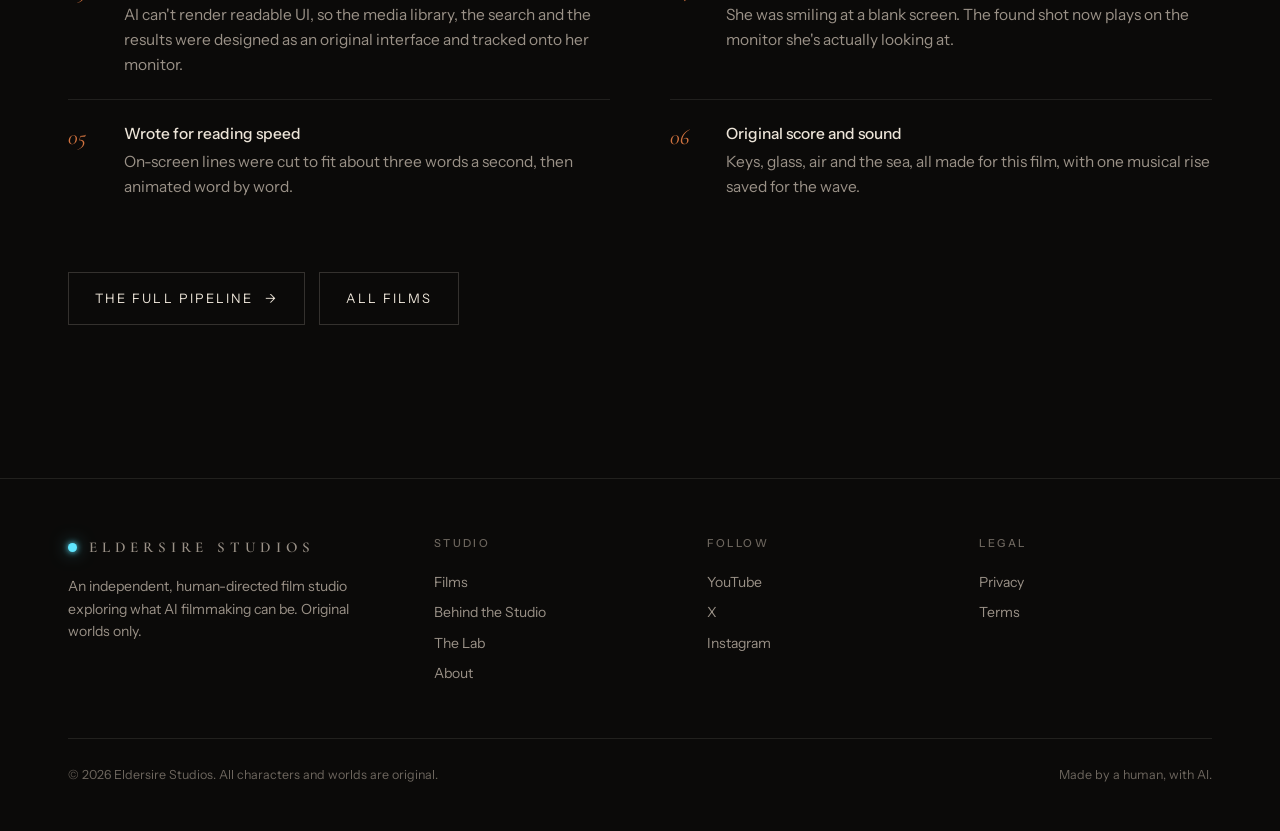
<file: one-frame.html>
<!DOCTYPE html>
<html lang="en">
<head>
<meta charset="utf-8">
<meta name="viewport" content="width=device-width, initial-scale=1">
<title>One Frame — Eldersire Studios</title>
<meta name="description" content="One Frame: a spec product film for Oracle AI Database. An editor finds one shot in two million frames by describing it.">
<meta name="robots" content="noindex, nofollow">
<meta property="og:title" content="One Frame — Eldersire Studios">
<meta property="og:description" content="One Frame: a spec product film for Oracle AI Database. An editor finds one shot in two million frames by describing it.">
<meta property="og:image" content="https://eldersirestudios.com/assets/img/share.jpg">
<meta property="og:image:width" content="1200">
<meta property="og:image:height" content="627">
<meta name="twitter:card" content="summary_large_image">
<meta name="theme-color" content="#0b0a09">
<link rel="icon" href="data:image/svg+xml,%3Csvg xmlns='http://www.w3.org/2000/svg' viewBox='0 0 32 32'%3E%3Crect width='32' height='32' fill='%230b0a09'/%3E%3Ccircle cx='16' cy='16' r='6' fill='%235fe6ff'/%3E%3C/svg%3E">
<link rel="preconnect" href="https://fonts.googleapis.com">
<link rel="preconnect" href="https://fonts.gstatic.com" crossorigin>
<link href="https://fonts.googleapis.com/css2?family=Cormorant+Garamond:ital,wght@0,500;0,600;1,500&family=Instrument+Sans:wght@400;500&display=swap" rel="stylesheet">
<link rel="stylesheet" href="style.css">
</head>
<body>
<header class="nav">
  <div class="wrap">
    <a class="brand" href="index.html" aria-label="Eldersire Studios home"><span class="dot"></span>Eldersire Studios</a>
    <button class="menu-btn" aria-expanded="false" aria-label="Open menu">Menu</button>
    <nav class="nav-links"><a href="films.html" class="on">Films</a><a href="studio.html">Studio</a><a href="lab.html">Lab</a><a href="about.html">About</a></nav>
  </div>
</header>
<main>
<section class="wide-hero">
  <div class="wrap">
    <div class="load">
      <div class="frame wide"><video src="assets/film/one_frame.mp4" poster="assets/img/one_frame_poster.jpg" controls playsinline preload="metadata"></video></div>
      <div class="frame-cap"><span>Sound on · 16:9</span><b>35 seconds</b></div>
    </div>
    <div class="wide-info">
      <div>
        <span class="eyebrow load d1">Spec film · November 2026</span>
        <h1 class="load d1">One Frame</h1>
        <p class="tagline load d2">A spec product film for Oracle AI Database.</p>
        <p class="lede load d2">An editor is hunting for one shot in two million frames. Searching by file name finds nothing. Describing the shot finds it in seconds. The film is based on a real, published Oracle customer story about AI Vector Search in a post-production pipeline.</p>
        <p class="small load d3" style="margin-top:22px">Spec concept made independently as a portfolio piece. Not affiliated with or endorsed by Oracle. If Oracle would prefer it not be shown, it will be removed.</p>
      </div>
      <dl class="credits load d3">
        <div><dt>Written &amp; directed</dt><dd>Rishi Patlolla</dd></div>
        <div><dt>Format</dt><dd>Horizontal spec film · 1920×1080 · 24 fps</dd></div>
        <div><dt>Story</dt><dd>Problem, technology, result: told without voiceover</dd></div>
        <div><dt>Design &amp; keyframes</dt><dd>Nano Banana Pro, from locked character and set references</dd></div>
        <div><dt>Motion</dt><dd>Kling 4 single shots via the Runway API</dd></div>
        <div><dt>On-screen UI &amp; titles</dt><dd>Original interface and motion titles, tracked into the footage</dd></div>
        <div><dt>Music &amp; sound</dt><dd>Original score and sound design</dd></div>
        <div><dt>Orchestration</dt><dd>Claude and GitHub Actions</dd></div>
      </dl>
    </div>
  </div>
</section>

<section class="sec rule" style="margin-top:clamp(70px,9vw,120px)">
  <div class="wrap">
    <div class="sec-head"><div><span class="eyebrow rv">Selected frames</span><h2 class="rv d1">Six beats, one search</h2></div></div>
    <div class="wide-frames">
      <figure class="rv"><img src="assets/img/of_s1.jpg" alt="An editor alone in a dark editing suite" loading="lazy"><figcaption><b>01 · The problem</b>The shot is somewhere in two million frames.</figcaption></figure>
      <figure class="rv d1"><img src="assets/img/of_s2.jpg" alt="A search for lighthouse returns 0 results" loading="lazy"><figcaption><b>02 · Zero results</b>File names don't describe what's in the footage.</figcaption></figure>
      <figure class="rv d2"><img src="assets/img/of_s3.jpg" alt="Film strips streaming into a galaxy of data" loading="lazy"><figcaption><b>03 · Into the data</b>Every frame becomes searchable by meaning.</figcaption></figure>
      <figure class="rv"><img src="assets/img/of_s4.jpg" alt="An amber cluster lights up beside a sealed glass sphere" loading="lazy"><figcaption><b>04 · The match</b>Describe the shot. Only what your team can see.</figcaption></figure>
      <figure class="rv d1"><img src="assets/img/of_s6.jpg" alt="One glowing film frame rises out of the galaxy" loading="lazy"><figcaption><b>05 · Found</b>One frame rises out of millions.</figcaption></figure>
      <figure class="rv d2"><img src="assets/img/of_s5.jpg" alt="The editor smiles as the lighthouse shot plays" loading="lazy"><figcaption><b>06 · The result</b>The right frame, in seconds.</figcaption></figure>
    </div>
  </div>
</section>

<section class="sec rule">
  <div class="wrap">
    <div class="sec-head">
      <div><span class="eyebrow rv">Raw vs final</span><h2 class="rv d1">What changed<br><em>on the way to the cut.</em></h2></div>
      <p class="lede rv d2" style="max-width:460px">Every shot was approved as a keyframe, checked as a clip, and fixed or replaced when it didn't hold up.</p>
    </div>
    <ol class="changes">
      <li class="rv"><b>Tested for sharpness, then switched models</b>The first multi-shot pass looked soft. A measured sharpness test across models moved the whole film to Kling 4 single shots for clean 1080p.</li>
      <li class="rv d1"><b>Re-animated the search shot</b>The screen showed typing while her hands were still. The shot was regenerated so her hands type with the search.</li>
      <li class="rv"><b>Built the interface by hand</b>AI can't render readable UI, so the media library, the search and the results were designed as an original interface and tracked onto her monitor.</li>
      <li class="rv d1"><b>Fixed the eyeline</b>She was smiling at a blank screen. The found shot now plays on the monitor she's actually looking at.</li>
      <li class="rv"><b>Wrote for reading speed</b>On-screen lines were cut to fit about three words a second, then animated word by word.</li>
      <li class="rv d1"><b>Original score and sound</b>Keys, glass, air and the sea, all made for this film, with one musical rise saved for the wave.</li>
    </ol>
    <div class="btns rv" style="margin-top:50px">
      <a class="btn" href="studio.html">The full pipeline <span class="arr">→</span></a>
      <a class="btn" href="films.html">All films</a>
    </div>
  </div>
</section>

</main>
<footer>
  <div class="wrap">
    <div>
      <a class="brand" href="index.html"><span class="dot"></span>Eldersire Studios</a>
      <p class="small" style="margin-top:16px;max-width:320px">An independent, human-directed film studio exploring what AI filmmaking can be. Original worlds only.</p>
    </div>
    <div><h5>Studio</h5><ul><li><a href="films.html">Films</a></li><li><a href="studio.html">Behind the Studio</a></li><li><a href="lab.html">The Lab</a></li><li><a href="about.html">About</a></li></ul></div>
    <div><h5>Follow</h5><ul><li><a href="https://www.youtube.com/@EldersireStudios" target="_blank" rel="noopener">YouTube</a></li><li><a href="https://x.com/RishiPatlolla" target="_blank" rel="noopener">X</a></li><li><a href="https://www.instagram.com/eldersirestudios" target="_blank" rel="noopener">Instagram</a></li></ul></div>
    <div><h5>Legal</h5><ul><li><a href="privacy.html">Privacy</a></li><li><a href="terms.html">Terms</a></li></ul></div>
    <div class="fine"><span>&copy; <span id="y">2026</span> Eldersire Studios. All characters and worlds are original.</span><span>Made by a human, with AI.</span></div>
  </div>
</footer>
<script src="site.js"></script>
</body>
</html>
</file>
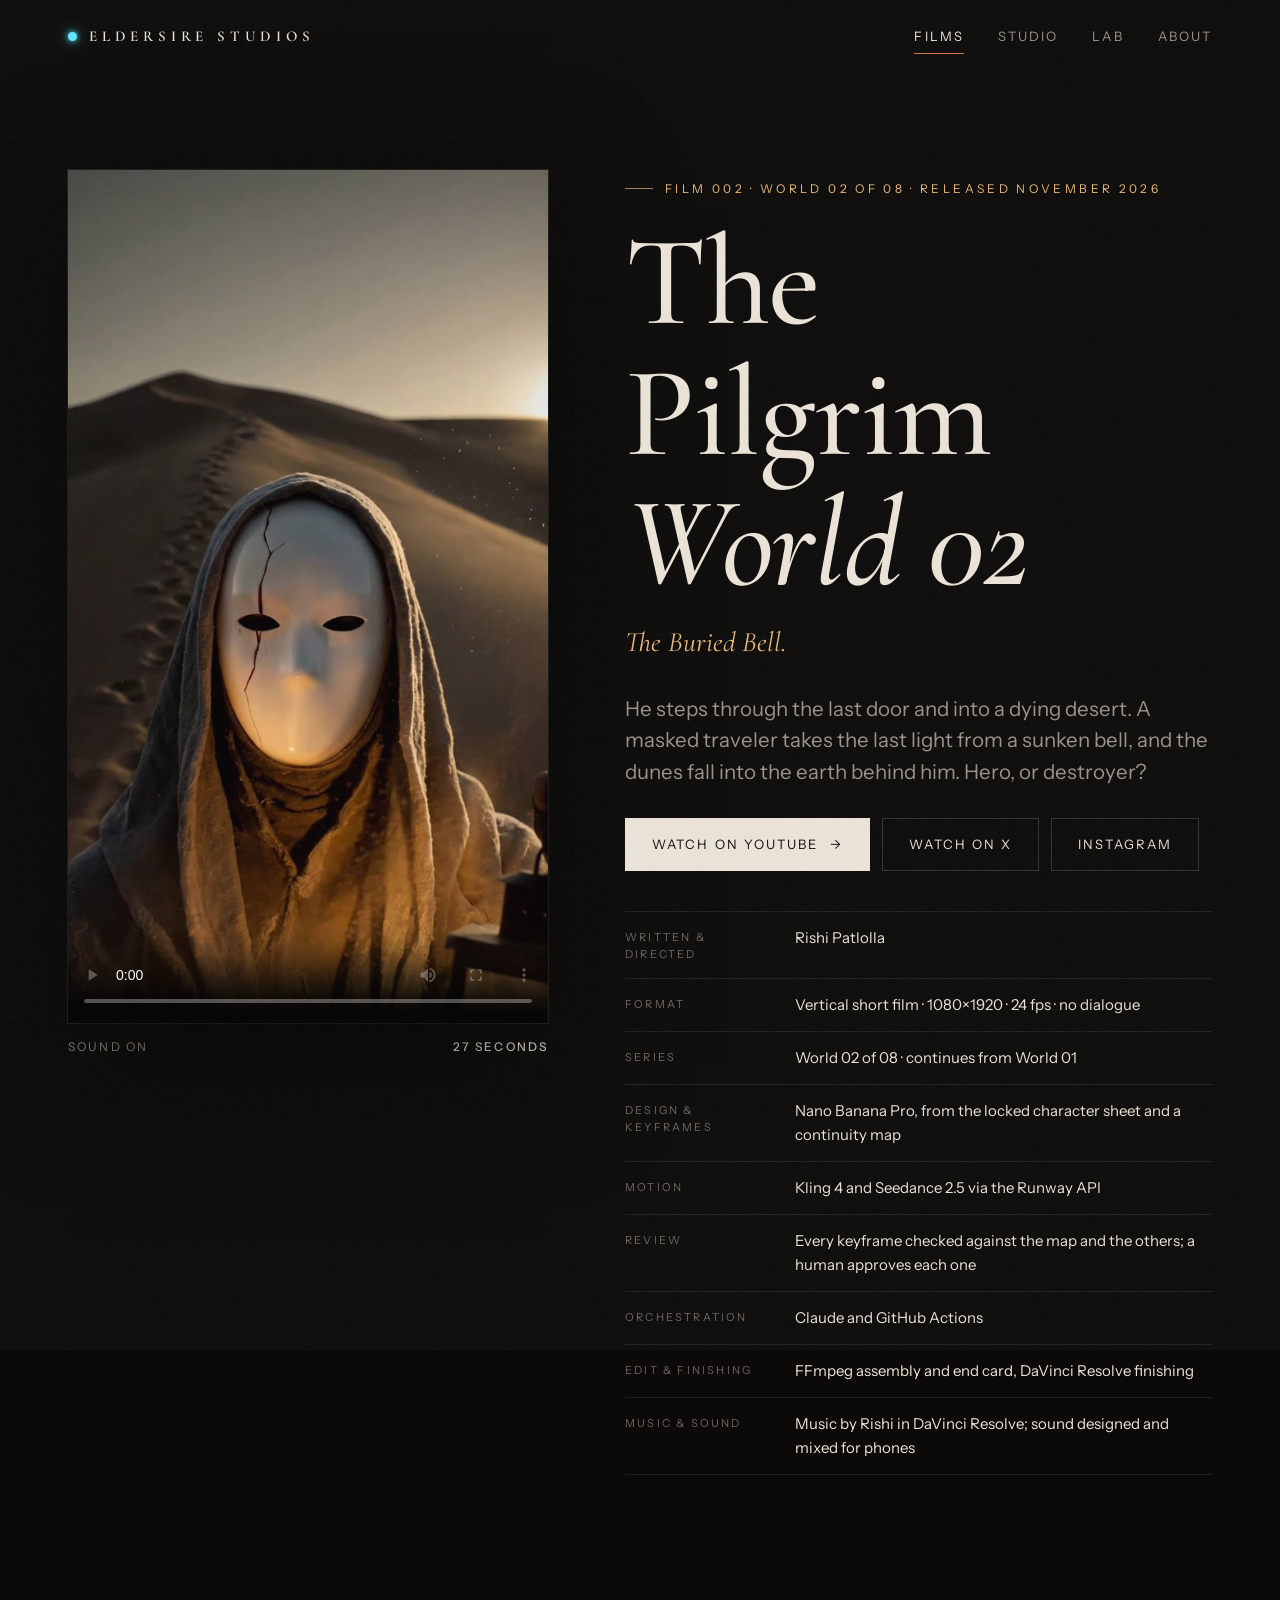
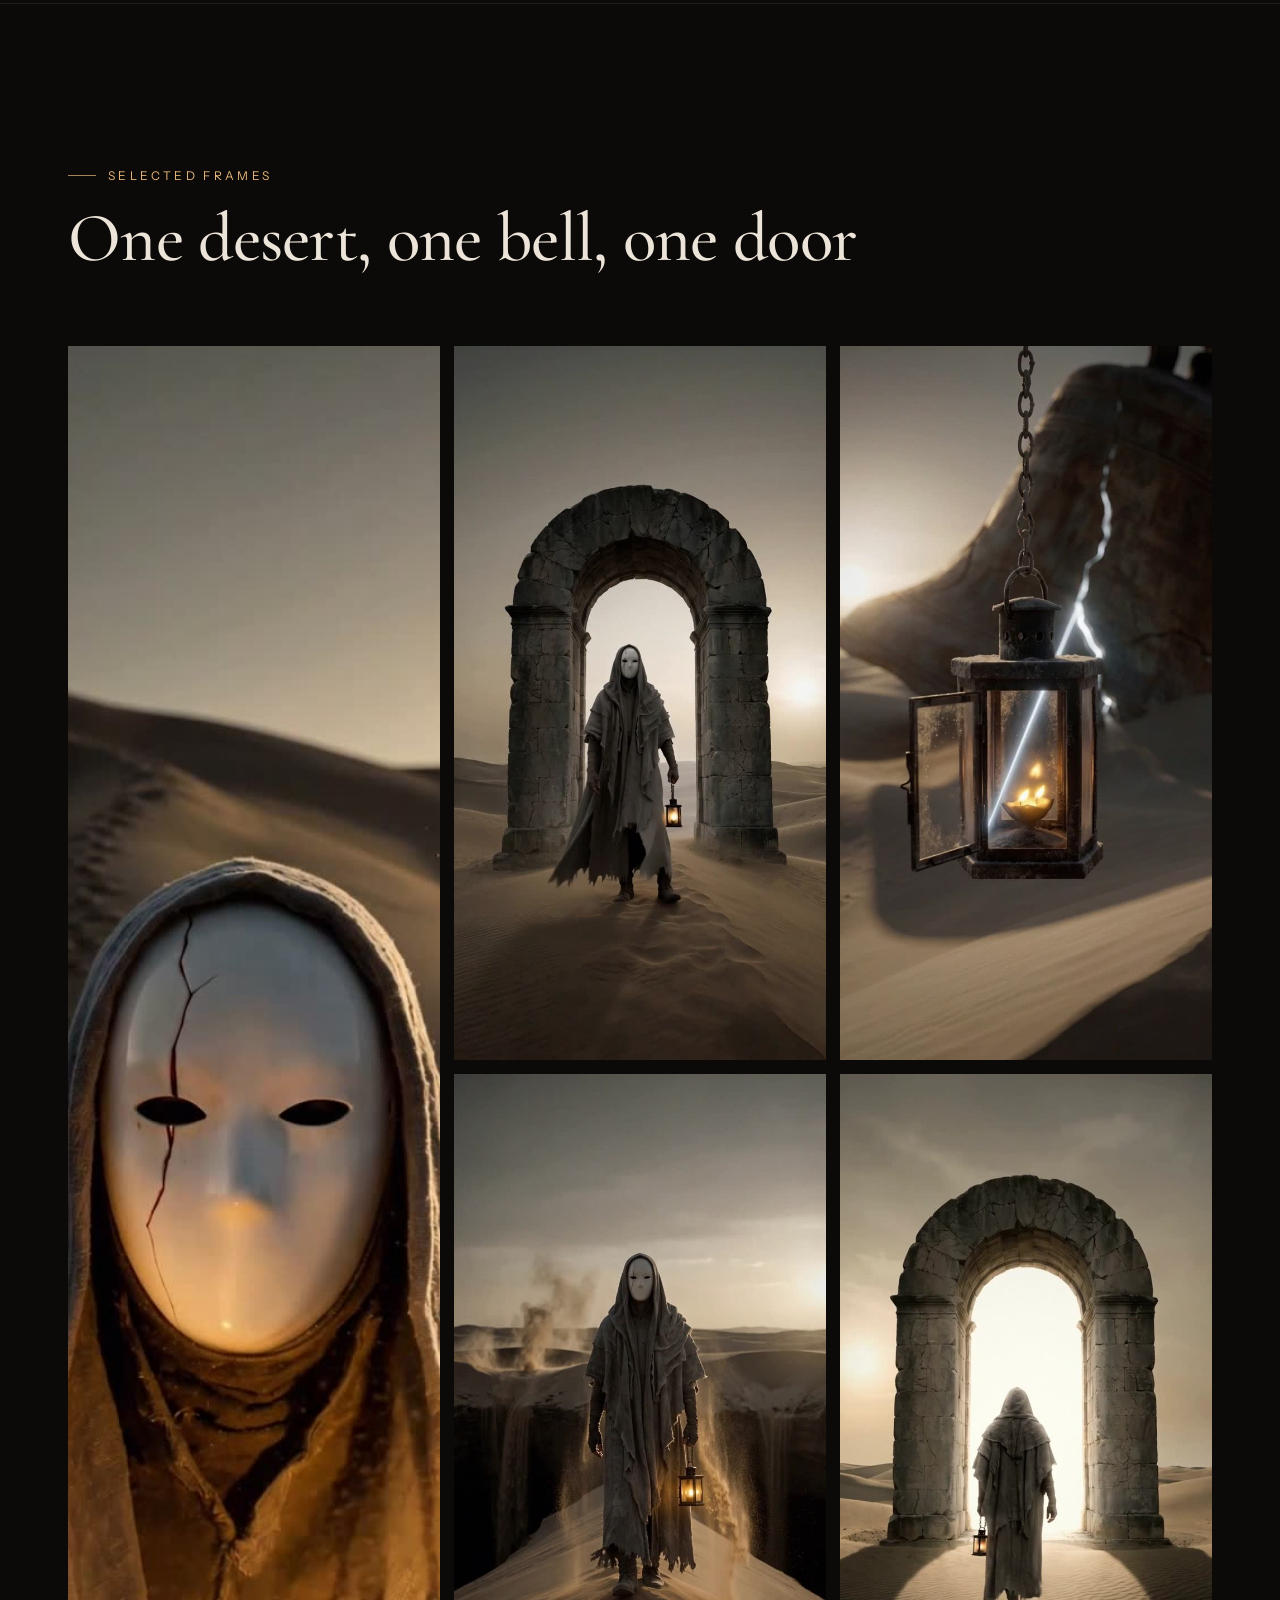
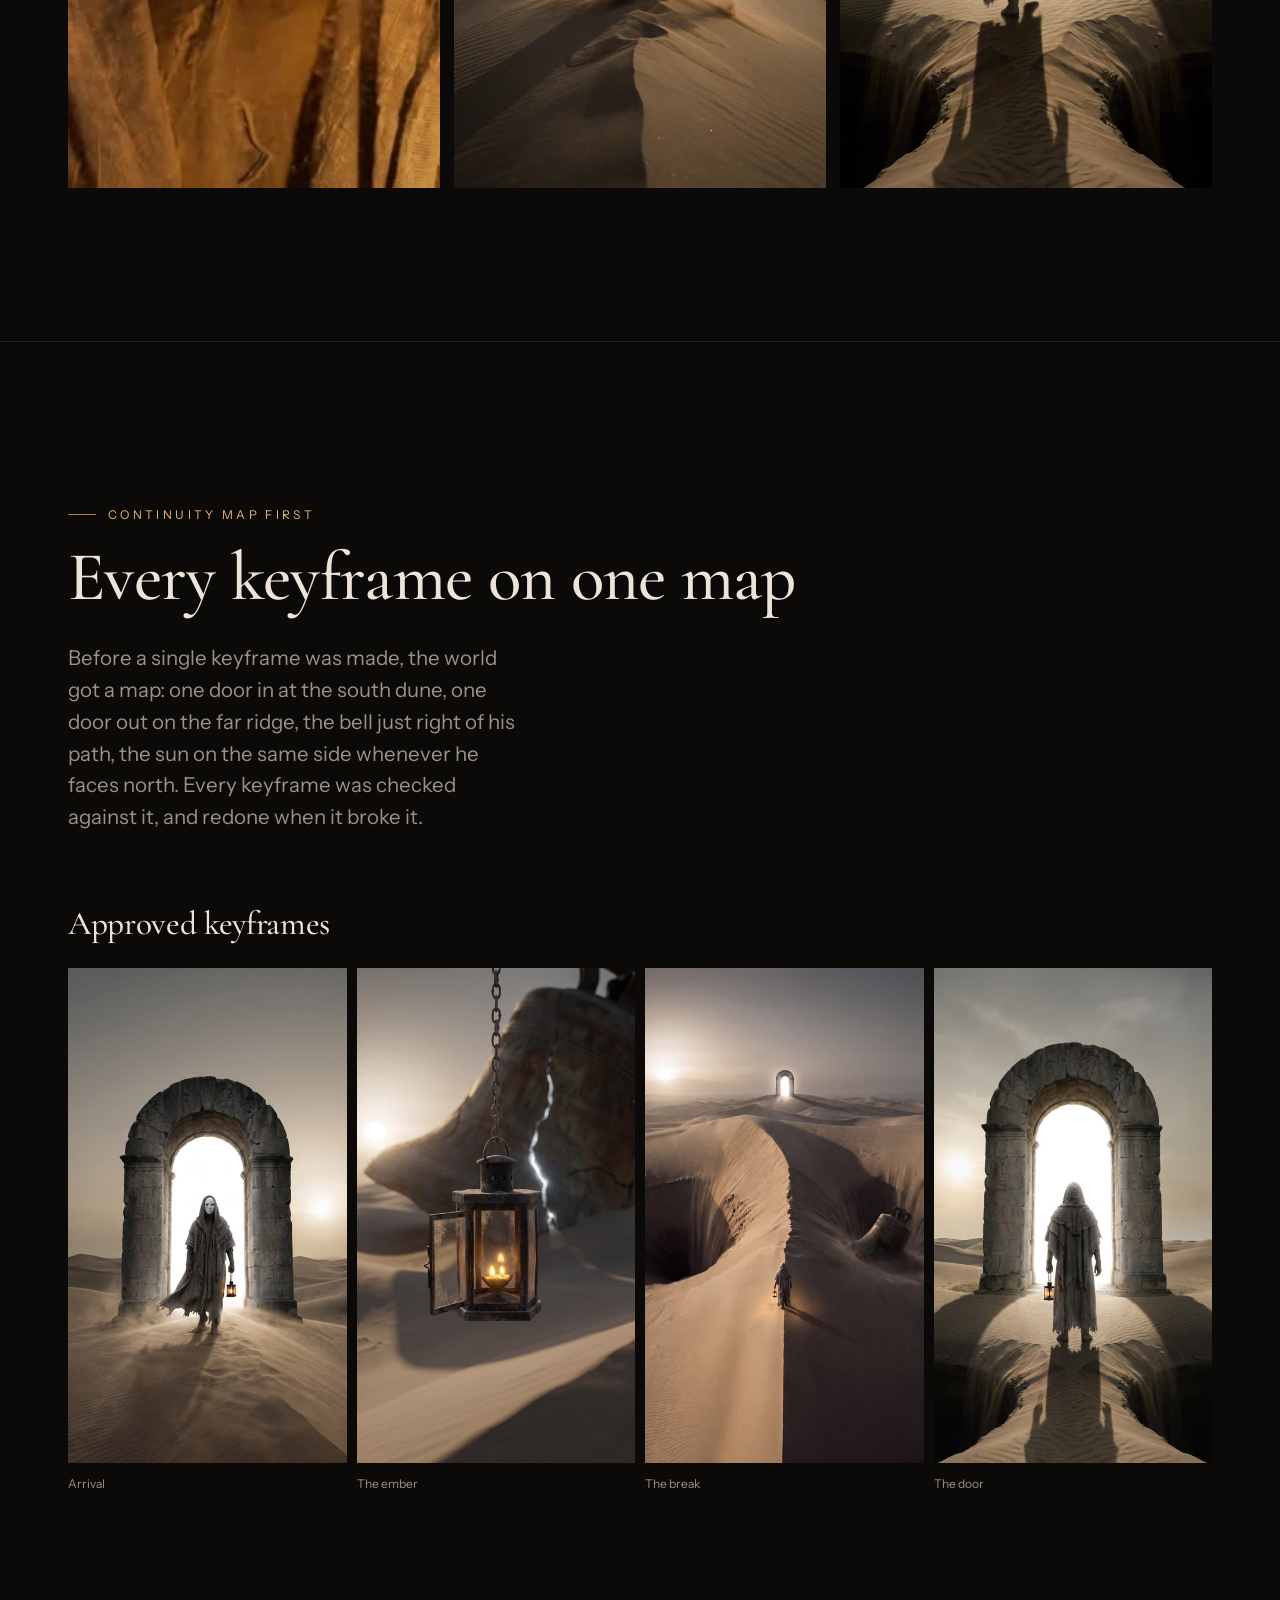
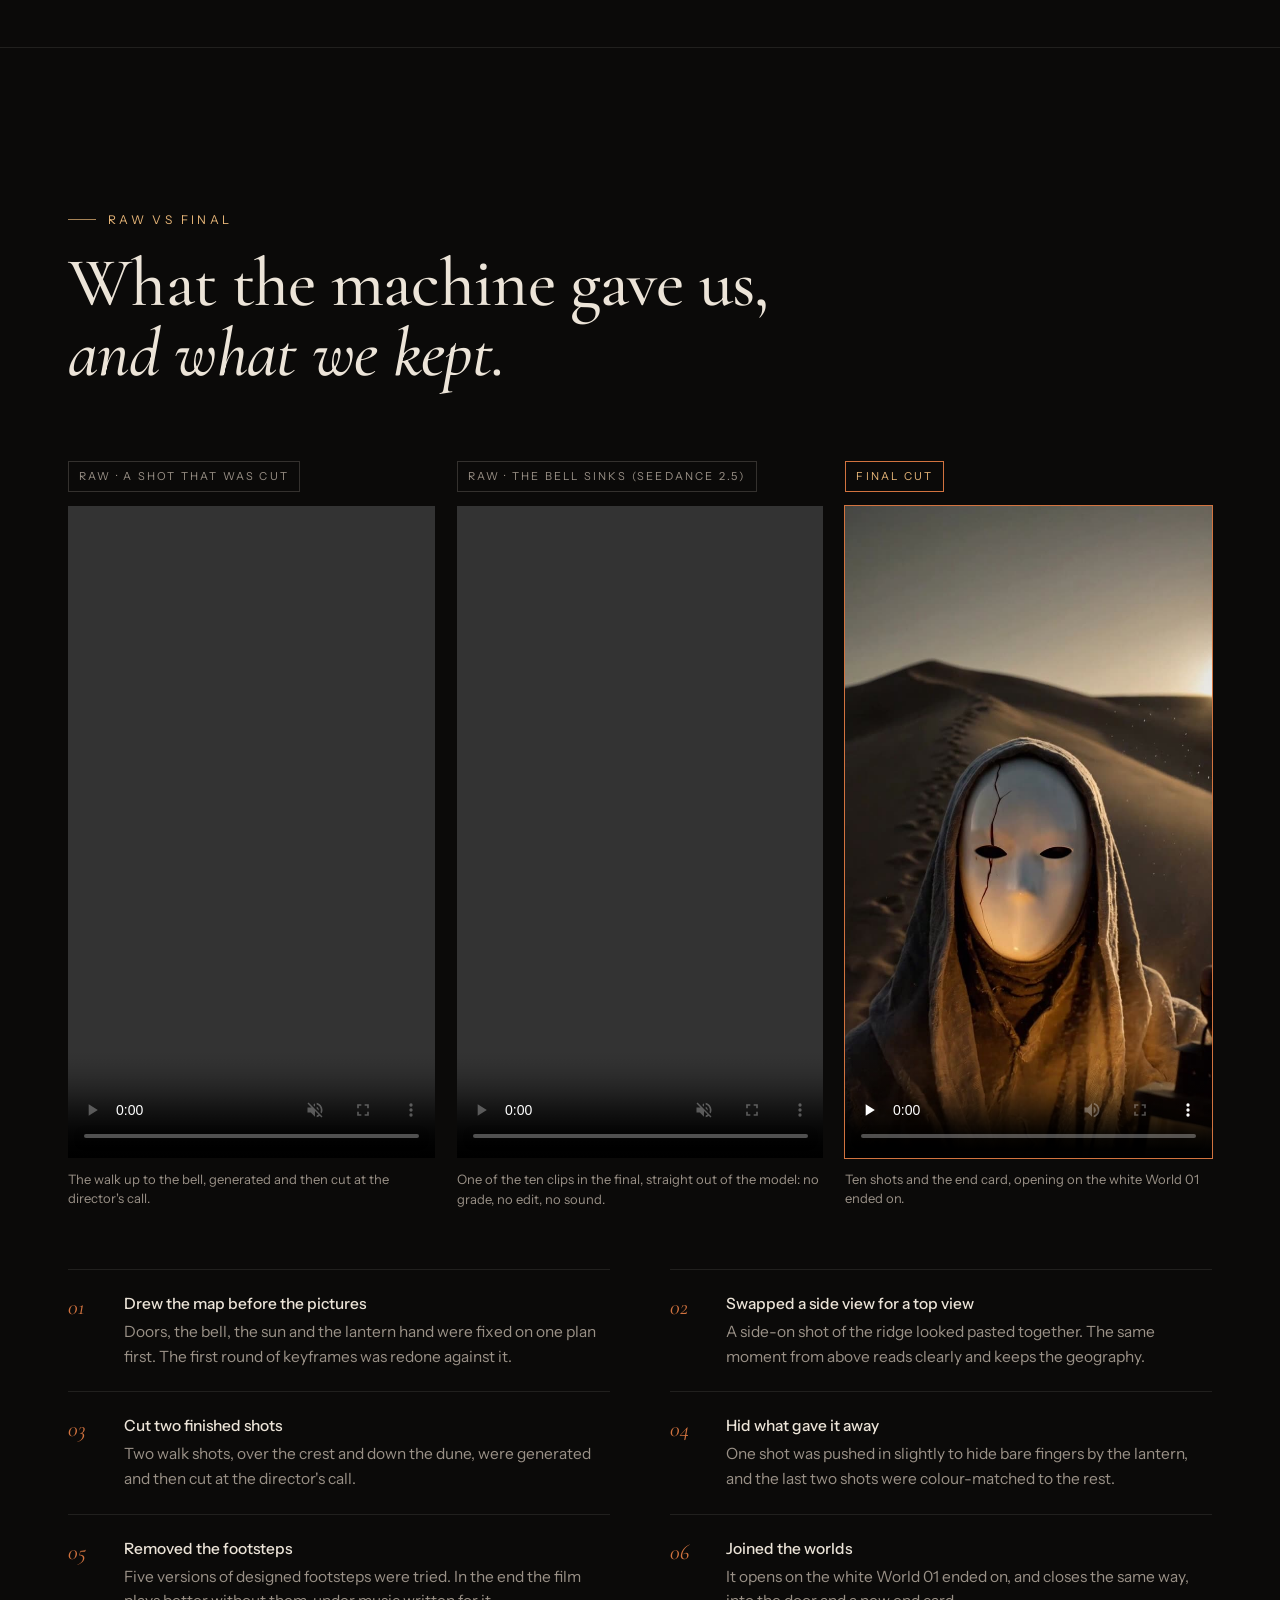
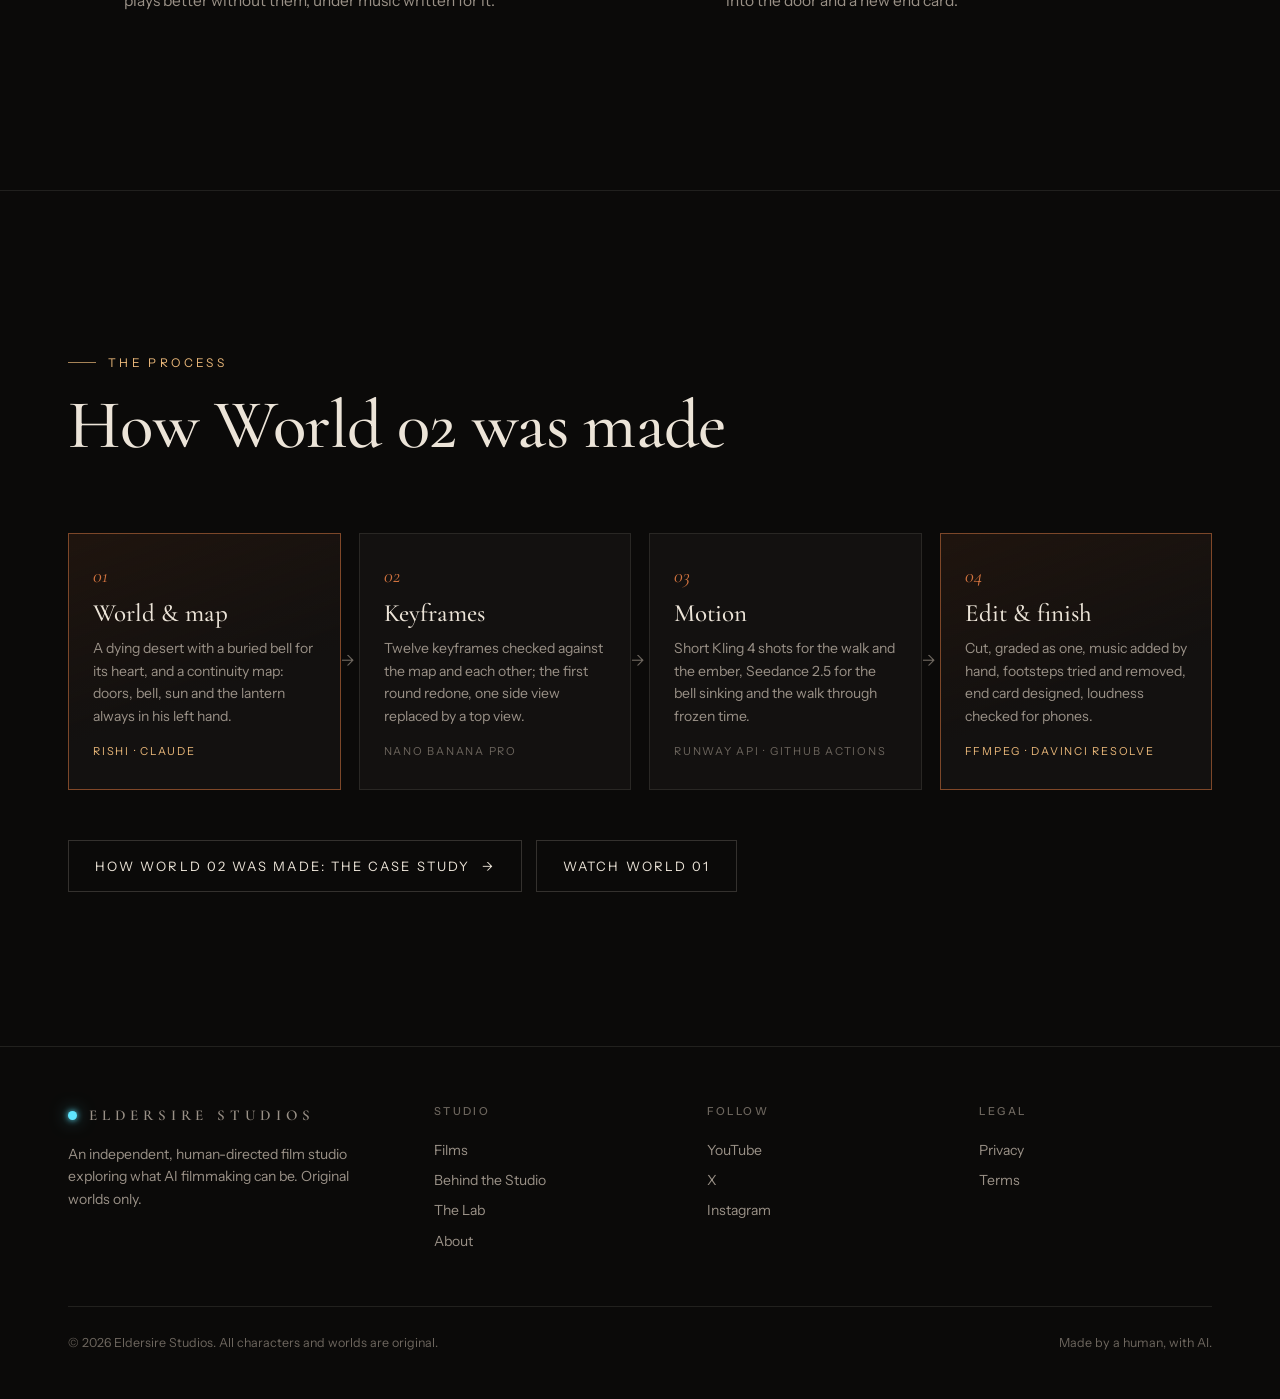
<file: pilgrim-2.html>
<!DOCTYPE html>
<html lang="en">
<head>
<meta charset="utf-8">
<meta name="viewport" content="width=device-width, initial-scale=1">
<title>THE PILGRIM · World 02: The Buried Bell — Eldersire Studios</title>
<meta name="description" content="THE PILGRIM, World 02: he steps out of the last door into a dying desert and takes the light from a sunken bell. The film, the making-of, raw generations and the final cut.">
<meta property="og:title" content="THE PILGRIM · World 02: The Buried Bell — Eldersire Studios">
<meta property="og:description" content="THE PILGRIM, World 02: he steps out of the last door into a dying desert and takes the light from a sunken bell. The film, the making-of, raw generations and the final cut.">
<meta property="og:image" content="https://eldersirestudios.com/assets/img/share.jpg">
<meta property="og:image:width" content="1200">
<meta property="og:image:height" content="627">
<meta name="twitter:card" content="summary_large_image">
<meta name="theme-color" content="#0b0a09">
<link rel="icon" href="data:image/svg+xml,%3Csvg xmlns='http://www.w3.org/2000/svg' viewBox='0 0 32 32'%3E%3Crect width='32' height='32' fill='%230b0a09'/%3E%3Ccircle cx='16' cy='16' r='6' fill='%235fe6ff'/%3E%3C/svg%3E">
<link rel="preconnect" href="https://fonts.googleapis.com">
<link rel="preconnect" href="https://fonts.gstatic.com" crossorigin>
<link href="https://fonts.googleapis.com/css2?family=Cormorant+Garamond:ital,wght@0,500;0,600;1,500&family=Instrument+Sans:wght@400;500&display=swap" rel="stylesheet">
<link rel="stylesheet" href="style.css">
</head>
<body>
<header class="nav">
  <div class="wrap">
    <a class="brand" href="index.html" aria-label="Eldersire Studios home"><span class="dot"></span>Eldersire Studios</a>
    <button class="menu-btn" aria-expanded="false" aria-label="Open menu">Menu</button>
    <nav class="nav-links"><a href="films.html" class="on">Films</a><a href="studio.html">Studio</a><a href="lab.html">Lab</a><a href="about.html">About</a></nav>
  </div>
</header>
<main>
<section>
  <div class="wrap film-hero">
    <div class="sticky load">
      <div class="frame"><video src="assets/film/pilgrim_w02.mp4" poster="assets/img/pil2_poster.jpg" controls playsinline preload="metadata"></video></div>
      <div class="frame-cap"><span>Sound on</span><b>27 seconds</b></div>
    </div>
    <div>
      <span class="eyebrow load d1">Film 002 · World 02 of 08 · Released November 2026</span>
      <h1 class="load d1">The Pilgrim<br><em>World 02</em></h1>
      <p class="tagline load d2">The Buried Bell.</p>
      <p class="lede load d2">He steps through the last door and into a dying desert. A masked traveler takes the last light from a sunken bell, and the dunes fall into the earth behind him. Hero, or destroyer?</p>
      <div class="watch load d3">
        <a class="btn primary" href="https://www.youtube.com/shorts/JfT-JnI8BPo" target="_blank" rel="noopener">Watch on YouTube <span class="arr">→</span></a>
        <a class="btn" href="https://x.com/RishiPatlolla/status/2125338608328741172" target="_blank" rel="noopener">Watch on X</a>
        <a class="btn" href="https://www.instagram.com/p/DgI6IzdNzVG/" target="_blank" rel="noopener">Instagram</a>
      </div>
      <dl class="credits load d4">
        <div><dt>Written &amp; directed</dt><dd>Rishi Patlolla</dd></div>
        <div><dt>Format</dt><dd>Vertical short film · 1080×1920 · 24 fps · no dialogue</dd></div>
        <div><dt>Series</dt><dd>World 02 of 08 · continues from <a href="pilgrim.html">World 01</a></dd></div>
        <div><dt>Design &amp; keyframes</dt><dd>Nano Banana Pro, from the locked character sheet and a continuity map</dd></div>
        <div><dt>Motion</dt><dd>Kling 4 and Seedance 2.5 via the Runway API</dd></div>
        <div><dt>Review</dt><dd>Every keyframe checked against the map and the others; a human approves each one</dd></div>
        <div><dt>Orchestration</dt><dd>Claude and GitHub Actions</dd></div>
        <div><dt>Edit &amp; finishing</dt><dd>FFmpeg assembly and end card, DaVinci Resolve finishing</dd></div>
        <div><dt>Music &amp; sound</dt><dd>Music by Rishi in DaVinci Resolve; sound designed and mixed for phones</dd></div>
      </dl>
    </div>
  </div>
</section>

<section class="sec rule" style="margin-top:clamp(80px,10vw,140px)">
  <div class="wrap">
    <div class="sec-head"><div><span class="eyebrow rv">Selected frames</span><h2 class="rv d1">One desert, one bell, one door</h2></div></div>
    <div class="frames">
      <figure class="rv"><img src="assets/img/pil2_frame_3.jpg" alt="The Pilgrim's porcelain mask, lit gold by the lantern, dunes behind" loading="lazy"><figcaption><b>03 · The face</b>The same shell, now lit by a brighter ember.</figcaption></figure>
      <figure class="rv d1"><img src="assets/img/pil2_frame_1.jpg" alt="The Pilgrim steps out of a stone arch onto the dunes" loading="lazy"><figcaption><b>01 · Arrival</b>Out of World 01's white, into the dunes.</figcaption></figure>
      <figure class="rv d2"><img src="assets/img/pil2_frame_2.jpg" alt="The lantern takes light from the sunken bronze bell" loading="lazy"><figcaption><b>02 · The ember</b>The bell's light runs into the lantern.</figcaption></figure>
      <figure class="rv d1"><img src="assets/img/pil2_frame_4.jpg" alt="The Pilgrim walks a ridge between two collapsing pits" loading="lazy"><figcaption><b>04 · The collapse</b>The desert falls away on both sides.</figcaption></figure>
      <figure class="rv d2"><img src="assets/img/pil2_frame_5.jpg" alt="The Pilgrim walks into the white light of the exit arch" loading="lazy"><figcaption><b>05 · The door</b>The next world is already waiting.</figcaption></figure>
    </div>
  </div>
</section>

<section class="sec rule">
  <div class="wrap">
    <div class="sec-head">
      <div><span class="eyebrow rv">Continuity map first</span><h2 class="rv d1">Every keyframe on one map</h2></div>
      <p class="lede rv d2" style="max-width:460px">Before a single keyframe was made, the world got a map: one door in at the south dune, one door out on the far ridge, the bell just right of his path, the sun on the same side whenever he faces north. Every keyframe was checked against it, and redone when it broke it.</p>
    </div>
    <h3 class="rv" style="margin:20px 0 26px">Approved keyframes</h3>
    <div class="kfs four">
      <figure class="rv"><img src="assets/img/pil2_kf_K01.jpg" alt="Keyframe: the Pilgrim steps out of the entry arch" loading="lazy"><figcaption>Arrival</figcaption></figure>
      <figure class="rv d1"><img src="assets/img/pil2_kf_K06.jpg" alt="Keyframe: the lantern beneath the cracked bell" loading="lazy"><figcaption>The ember</figcaption></figure>
      <figure class="rv d2"><img src="assets/img/pil2_kf_K09.jpg" alt="Keyframe: the ridge between two pits, the exit door far ahead" loading="lazy"><figcaption>The break</figcaption></figure>
      <figure class="rv d1"><img src="assets/img/pil2_kf_K12.jpg" alt="Keyframe: the Pilgrim at the bright exit arch" loading="lazy"><figcaption>The door</figcaption></figure>
    </div>
  </div>
</section>

<section class="sec rule">
  <div class="wrap">
    <div class="sec-head">
      <div><span class="eyebrow rv">Raw vs final</span><h2 class="rv d1">What the machine gave us,<br><em>and what we kept.</em></h2></div>
    </div>
    <div class="compare">
      <div class="rv"><span class="label">Raw · a shot that was cut</span><div class="frame"><video src="assets/film/pil2_raw_k03.mp4" muted loop playsinline controls preload="metadata"></video></div><figcaption>The walk up to the bell, generated and then cut at the director's call.</figcaption></div>
      <div class="rv d1"><span class="label">Raw · the bell sinks (Seedance 2.5)</span><div class="frame"><video src="assets/film/pil2_raw_k09.mp4" muted loop playsinline controls preload="metadata"></video></div><figcaption>One of the ten clips in the final, straight out of the model: no grade, no edit, no sound.</figcaption></div>
      <div class="final rv d2"><span class="label final">Final cut</span><div class="frame"><video src="assets/film/pilgrim_w02.mp4" poster="assets/img/pil2_poster.jpg" controls playsinline preload="none"></video></div><figcaption>Ten shots and the end card, opening on the white World 01 ended on.</figcaption></div>
    </div>
    <ol class="changes">
      <li class="rv"><b>Drew the map before the pictures</b>Doors, the bell, the sun and the lantern hand were fixed on one plan first. The first round of keyframes was redone against it.</li>
      <li class="rv d1"><b>Swapped a side view for a top view</b>A side-on shot of the ridge looked pasted together. The same moment from above reads clearly and keeps the geography.</li>
      <li class="rv"><b>Cut two finished shots</b>Two walk shots, over the crest and down the dune, were generated and then cut at the director's call.</li>
      <li class="rv d1"><b>Hid what gave it away</b>One shot was pushed in slightly to hide bare fingers by the lantern, and the last two shots were colour-matched to the rest.</li>
      <li class="rv"><b>Removed the footsteps</b>Five versions of designed footsteps were tried. In the end the film plays better without them, under music written for it.</li>
      <li class="rv d1"><b>Joined the worlds</b>It opens on the white World 01 ended on, and closes the same way, into the door and a new end card.</li>
    </ol>
  </div>
</section>

<section class="sec rule">
  <div class="wrap">
    <div class="sec-head"><div><span class="eyebrow rv">The process</span><h2 class="rv d1">How World 02 was made</h2></div></div>
    <div class="pipe">
      <div class="stage human rv"><span class="n">01</span><h4>World &amp; map</h4><p>A dying desert with a buried bell for its heart, and a continuity map: doors, bell, sun and the lantern always in his left hand.</p><span class="tool">Rishi · Claude</span></div>
      <div class="stage rv d1"><span class="n">02</span><h4>Keyframes</h4><p>Twelve keyframes checked against the map and each other; the first round redone, one side view replaced by a top view.</p><span class="tool">Nano Banana Pro</span></div>
      <div class="stage rv d2"><span class="n">03</span><h4>Motion</h4><p>Short Kling 4 shots for the walk and the ember, Seedance 2.5 for the bell sinking and the walk through frozen time.</p><span class="tool">Runway API · GitHub Actions</span></div>
      <div class="stage human rv d3"><span class="n">04</span><h4>Edit &amp; finish</h4><p>Cut, graded as one, music added by hand, footsteps tried and removed, end card designed, loudness checked for phones.</p><span class="tool">FFmpeg · DaVinci Resolve</span></div>
    </div>
    <div class="btns rv" style="margin-top:50px">
      <a class="btn" href="making-world-02.html">How World 02 was made: the case study <span class="arr">→</span></a>
      <a class="btn" href="pilgrim.html">Watch World 01</a>
    </div>
  </div>
</section>

</main>
<footer>
  <div class="wrap">
    <div>
      <a class="brand" href="index.html"><span class="dot"></span>Eldersire Studios</a>
      <p class="small" style="margin-top:16px;max-width:320px">An independent, human-directed film studio exploring what AI filmmaking can be. Original worlds only.</p>
    </div>
    <div><h5>Studio</h5><ul><li><a href="films.html">Films</a></li><li><a href="studio.html">Behind the Studio</a></li><li><a href="lab.html">The Lab</a></li><li><a href="about.html">About</a></li></ul></div>
    <div><h5>Follow</h5><ul><li><a href="https://www.youtube.com/@EldersireStudios" target="_blank" rel="noopener">YouTube</a></li><li><a href="https://x.com/RishiPatlolla" target="_blank" rel="noopener">X</a></li><li><a href="https://www.instagram.com/eldersirestudios" target="_blank" rel="noopener">Instagram</a></li></ul></div>
    <div><h5>Legal</h5><ul><li><a href="privacy.html">Privacy</a></li><li><a href="terms.html">Terms</a></li></ul></div>
    <div class="fine"><span>&copy; <span id="y">2026</span> Eldersire Studios. All characters and worlds are original.</span><span>Made by a human, with AI.</span></div>
  </div>
</footer>
<script src="site.js"></script>
</body>
</html>
</file>
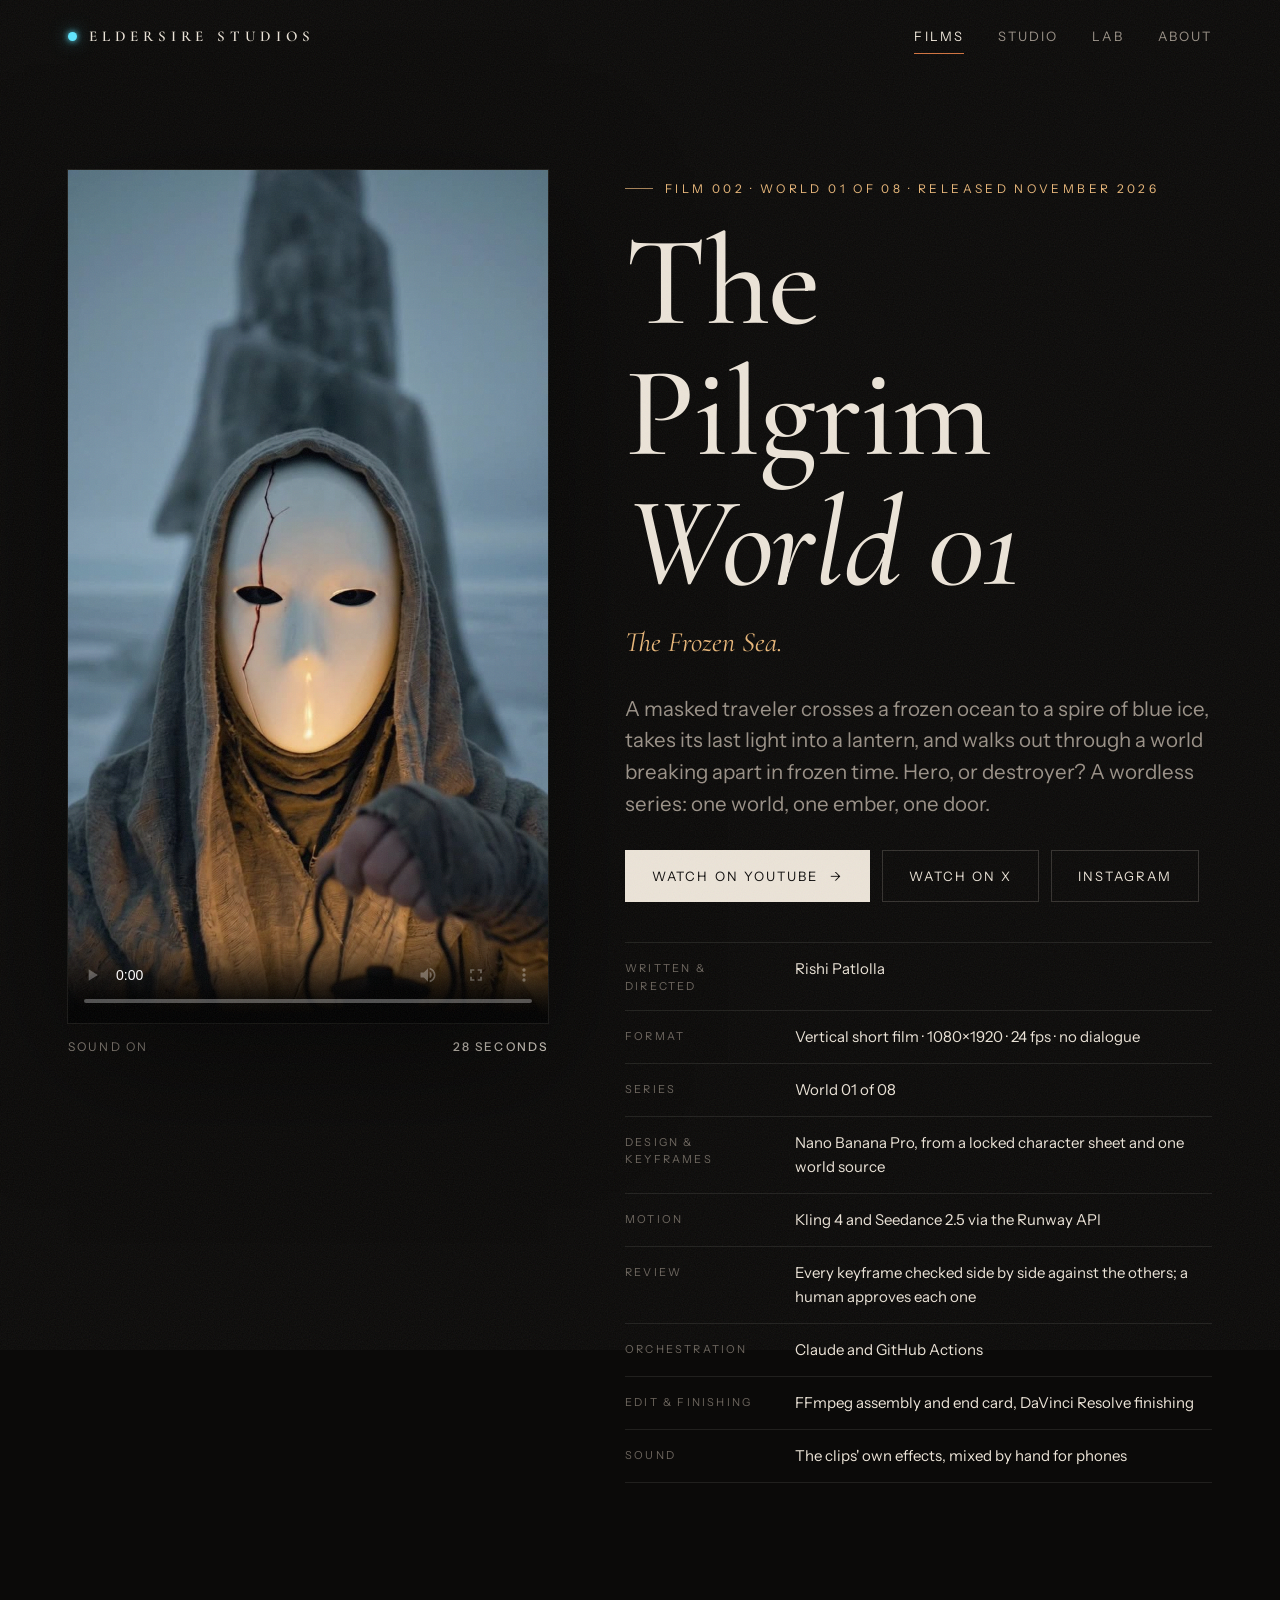
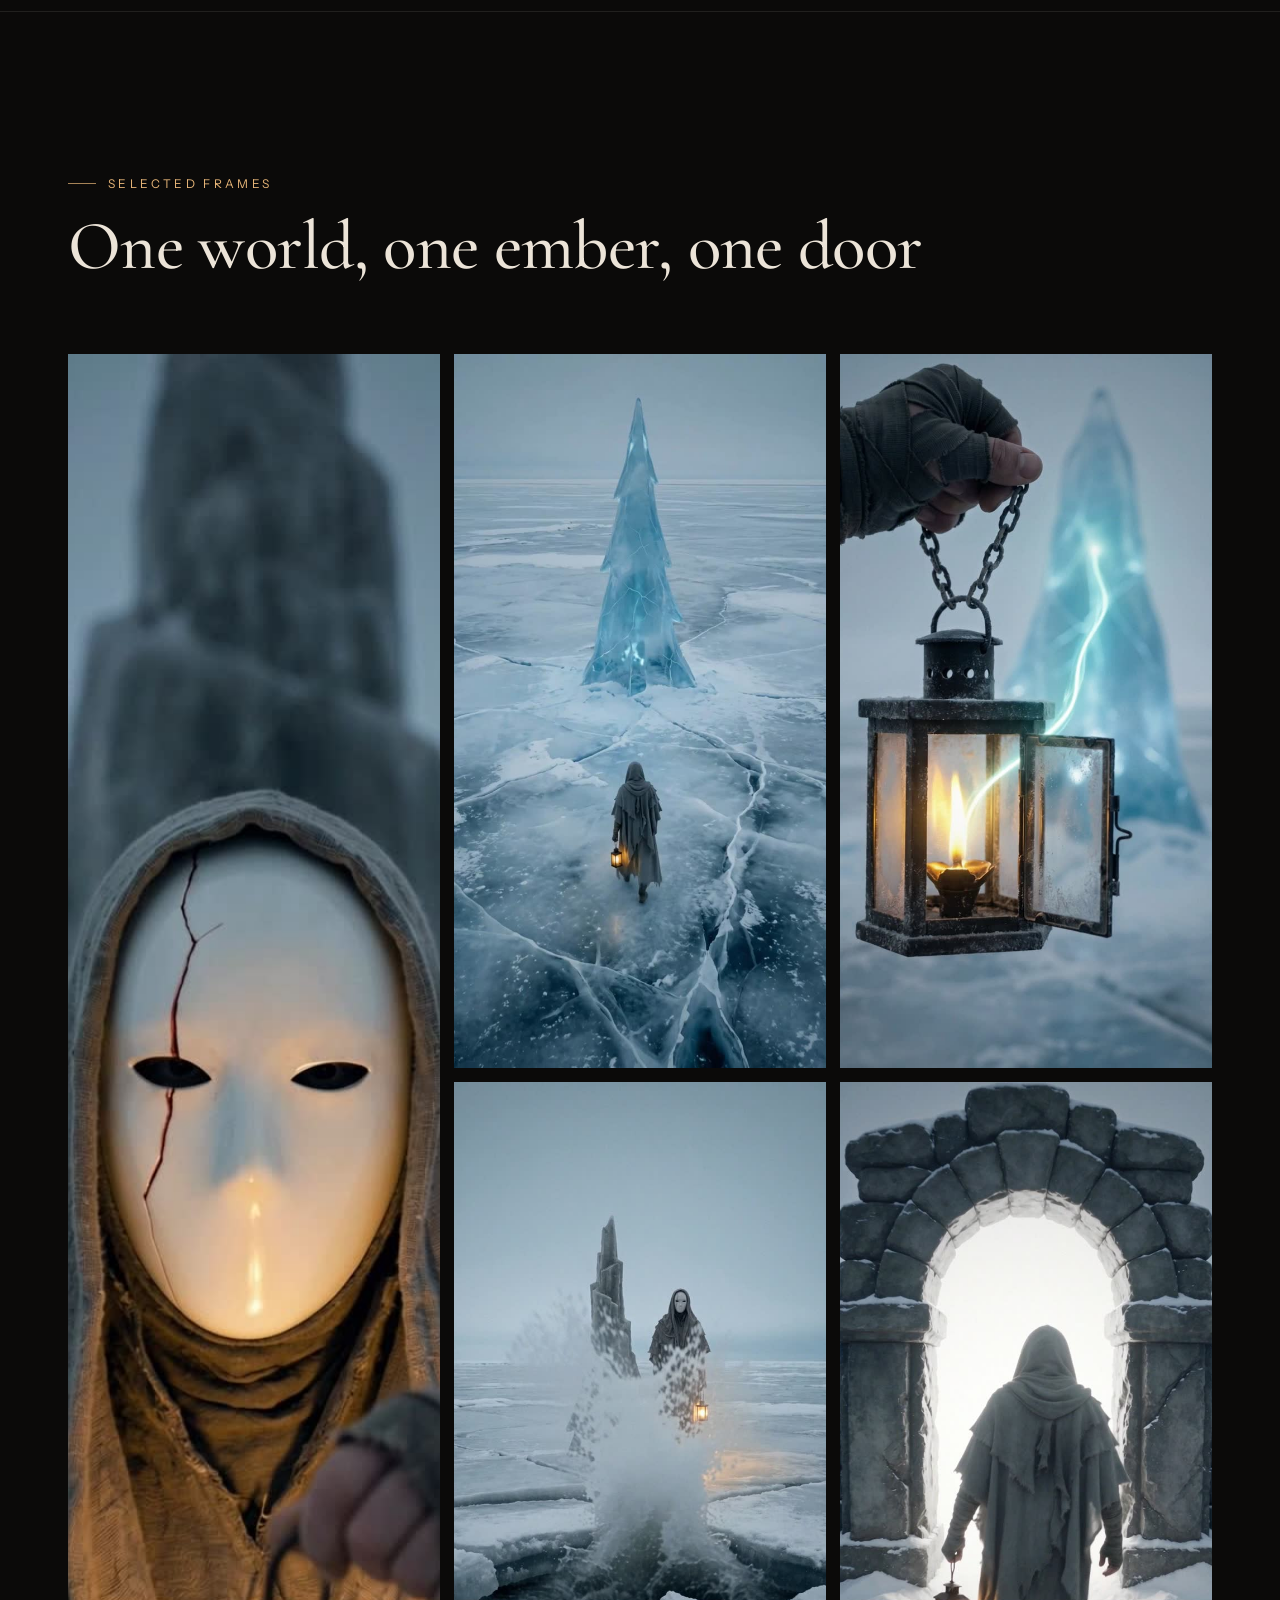
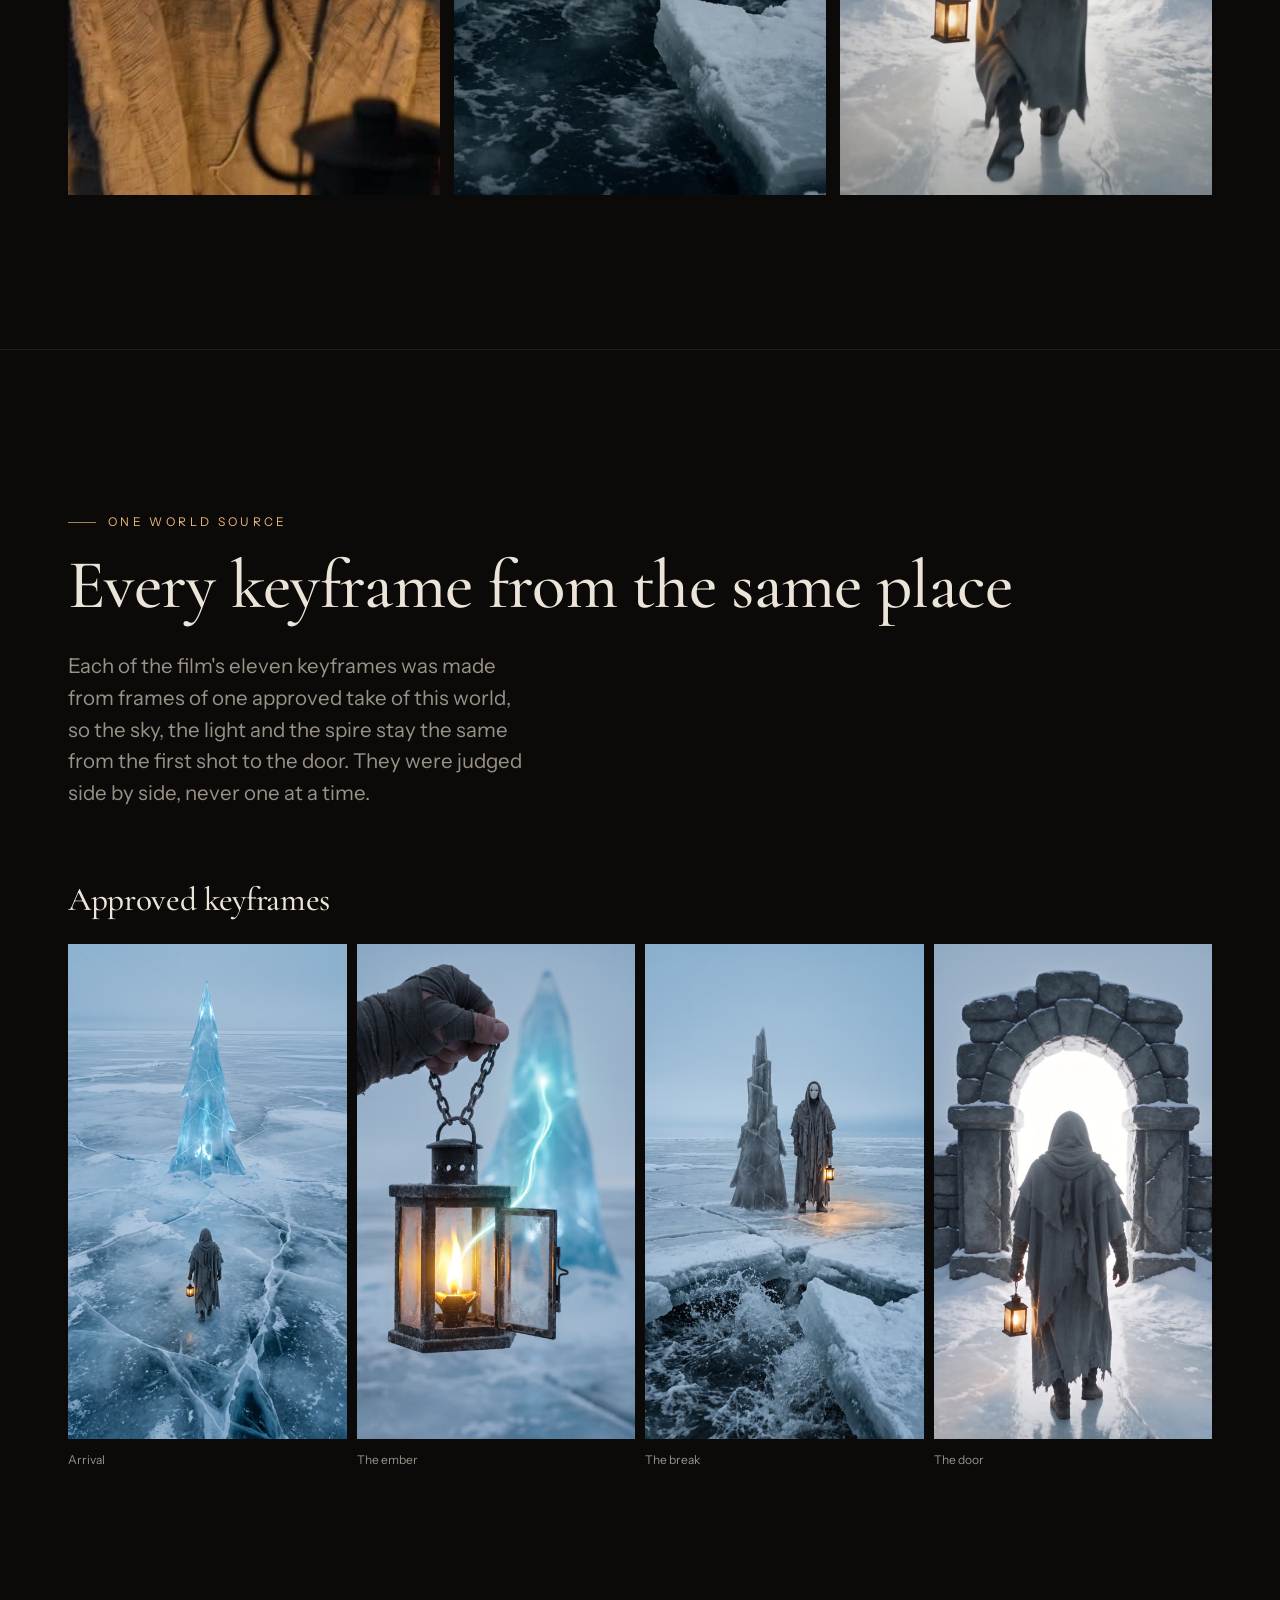
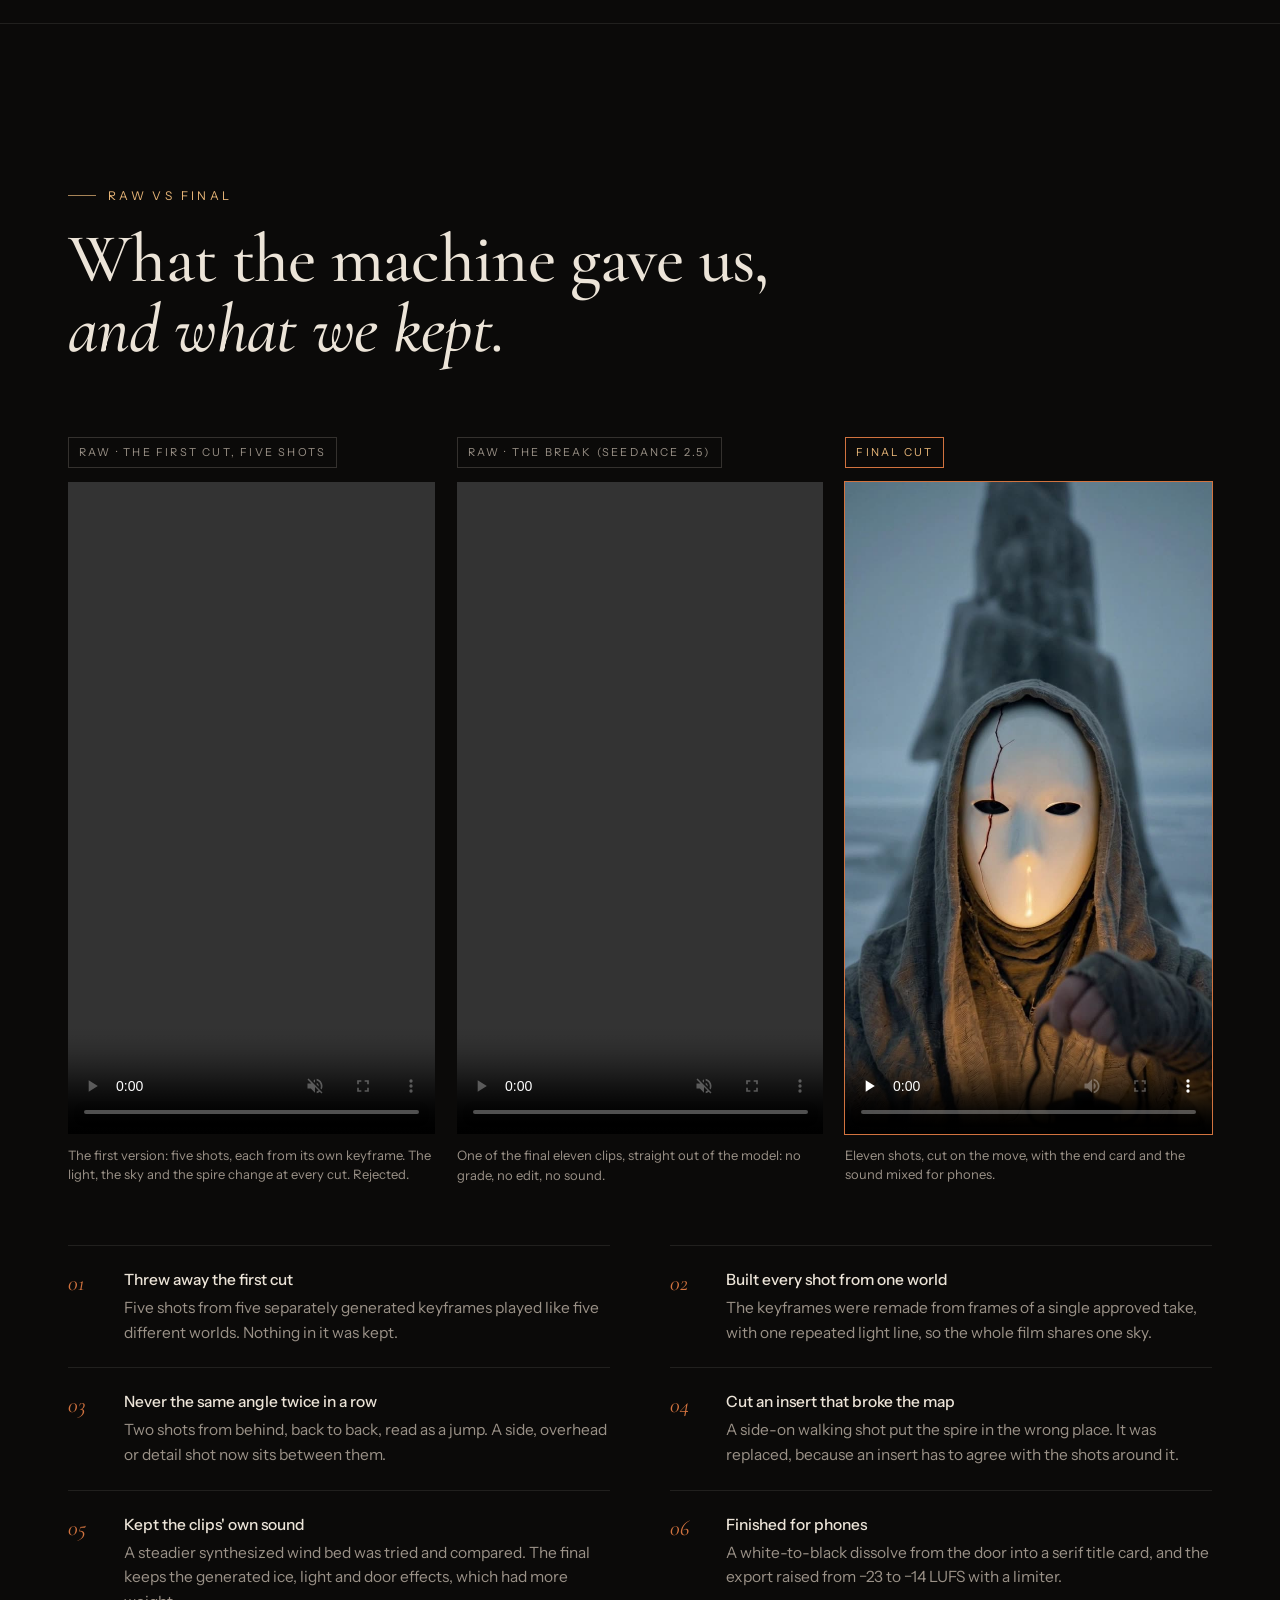
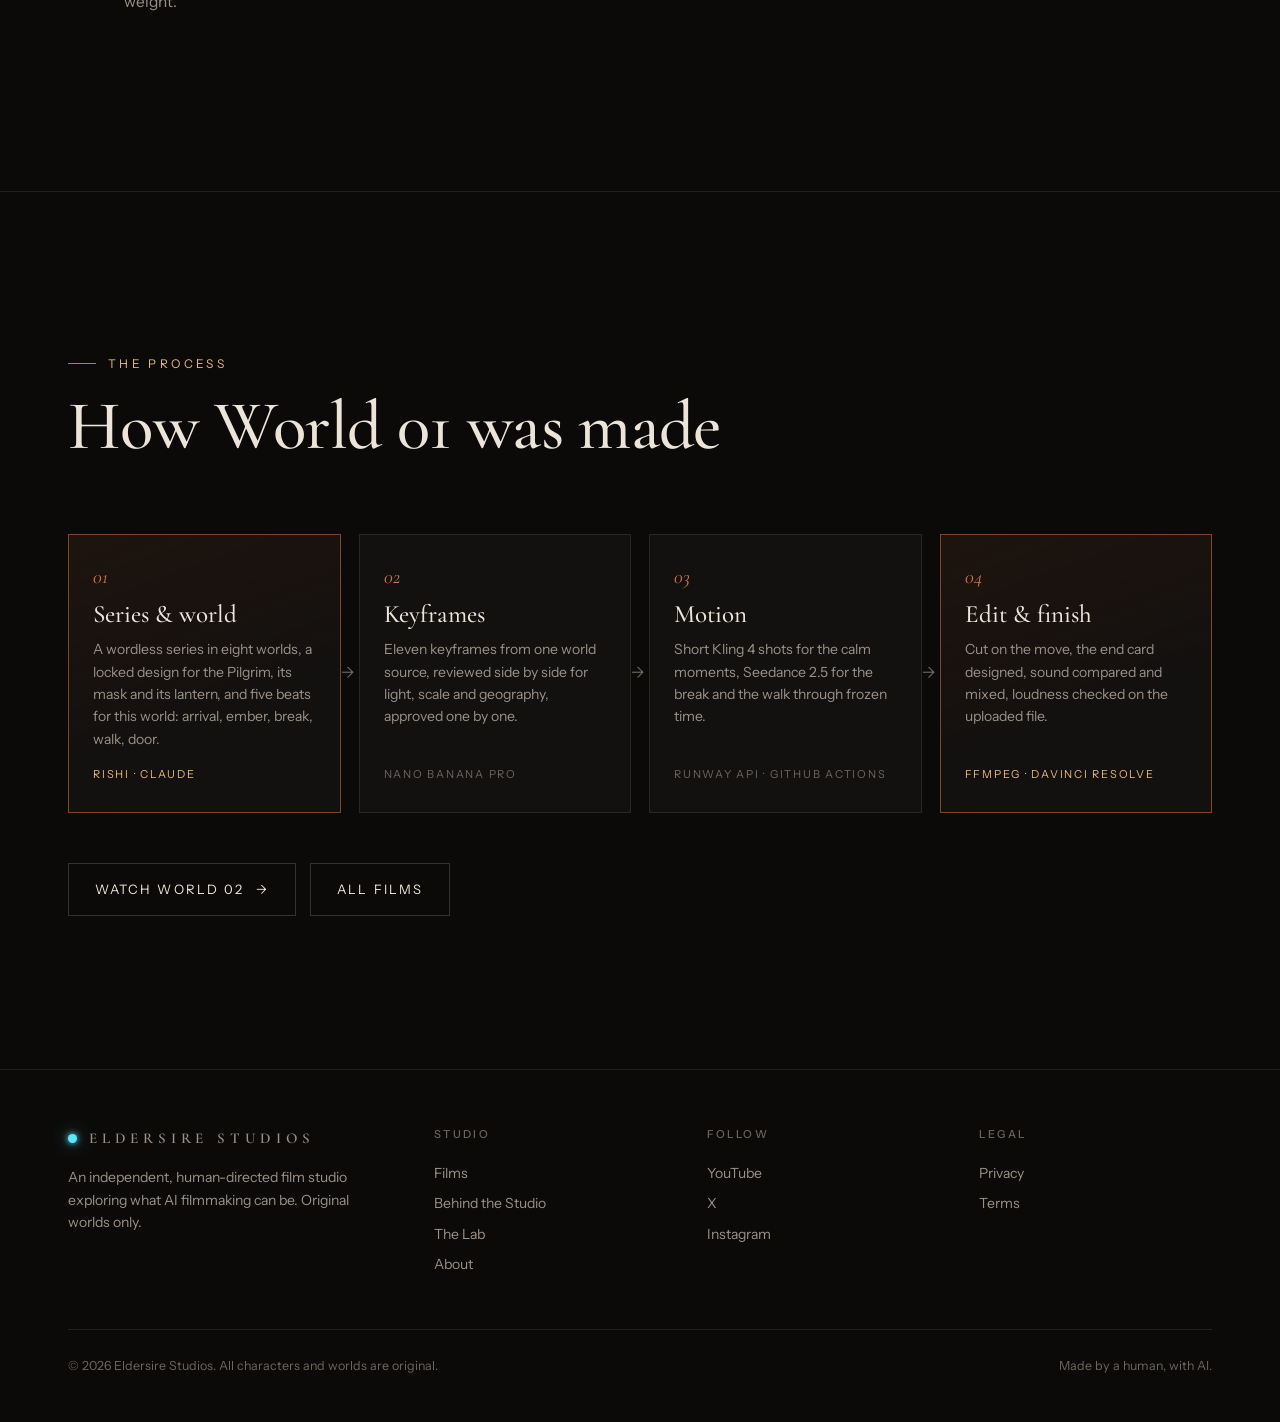
<file: pilgrim.html>
<!DOCTYPE html>
<html lang="en">
<head>
<meta charset="utf-8">
<meta name="viewport" content="width=device-width, initial-scale=1">
<title>THE PILGRIM · World 01: The Frozen Sea — Eldersire Studios</title>
<meta name="description" content="THE PILGRIM, World 01: a masked traveler takes the last light from a dying world. The film, the making-of, raw generations and the final cut.">
<meta property="og:title" content="THE PILGRIM · World 01: The Frozen Sea — Eldersire Studios">
<meta property="og:description" content="THE PILGRIM, World 01: a masked traveler takes the last light from a dying world. The film, the making-of, raw generations and the final cut.">
<meta property="og:image" content="https://eldersirestudios.com/assets/img/share.jpg">
<meta property="og:image:width" content="1200">
<meta property="og:image:height" content="627">
<meta name="twitter:card" content="summary_large_image">
<meta name="theme-color" content="#0b0a09">
<link rel="icon" href="data:image/svg+xml,%3Csvg xmlns='http://www.w3.org/2000/svg' viewBox='0 0 32 32'%3E%3Crect width='32' height='32' fill='%230b0a09'/%3E%3Ccircle cx='16' cy='16' r='6' fill='%235fe6ff'/%3E%3C/svg%3E">
<link rel="preconnect" href="https://fonts.googleapis.com">
<link rel="preconnect" href="https://fonts.gstatic.com" crossorigin>
<link href="https://fonts.googleapis.com/css2?family=Cormorant+Garamond:ital,wght@0,500;0,600;1,500&family=Instrument+Sans:wght@400;500&display=swap" rel="stylesheet">
<link rel="stylesheet" href="style.css">
</head>
<body>
<header class="nav">
  <div class="wrap">
    <a class="brand" href="index.html" aria-label="Eldersire Studios home"><span class="dot"></span>Eldersire Studios</a>
    <button class="menu-btn" aria-expanded="false" aria-label="Open menu">Menu</button>
    <nav class="nav-links"><a href="films.html" class="on">Films</a><a href="studio.html">Studio</a><a href="lab.html">Lab</a><a href="about.html">About</a></nav>
  </div>
</header>
<main>
<section>
  <div class="wrap film-hero">
    <div class="sticky load">
      <div class="frame"><video src="assets/film/pilgrim_w01.mp4" poster="assets/img/pil_poster.jpg" controls playsinline preload="metadata"></video></div>
      <div class="frame-cap"><span>Sound on</span><b>28 seconds</b></div>
    </div>
    <div>
      <span class="eyebrow load d1">Film 002 · World 01 of 08 · Released November 2026</span>
      <h1 class="load d1">The Pilgrim<br><em>World 01</em></h1>
      <p class="tagline load d2">The Frozen Sea.</p>
      <p class="lede load d2">A masked traveler crosses a frozen ocean to a spire of blue ice, takes its last light into a lantern, and walks out through a world breaking apart in frozen time. Hero, or destroyer? A wordless series: one world, one ember, one door.</p>
      <div class="watch load d3">
        <a class="btn primary" href="https://www.youtube.com/shorts/7ekyTFnPq80" target="_blank" rel="noopener">Watch on YouTube <span class="arr">→</span></a>
        <a class="btn" href="https://x.com/RishiPatlolla/status/2124285652875571278" target="_blank" rel="noopener">Watch on X</a>
        <a class="btn" href="https://www.instagram.com/p/DgBF_IZN3zh/" target="_blank" rel="noopener">Instagram</a>
      </div>
      <dl class="credits load d4">
        <div><dt>Written &amp; directed</dt><dd>Rishi Patlolla</dd></div>
        <div><dt>Format</dt><dd>Vertical short film · 1080×1920 · 24 fps · no dialogue</dd></div>
        <div><dt>Series</dt><dd>World 01 of 08</dd></div>
        <div><dt>Design &amp; keyframes</dt><dd>Nano Banana Pro, from a locked character sheet and one world source</dd></div>
        <div><dt>Motion</dt><dd>Kling 4 and Seedance 2.5 via the Runway API</dd></div>
        <div><dt>Review</dt><dd>Every keyframe checked side by side against the others; a human approves each one</dd></div>
        <div><dt>Orchestration</dt><dd>Claude and GitHub Actions</dd></div>
        <div><dt>Edit &amp; finishing</dt><dd>FFmpeg assembly and end card, DaVinci Resolve finishing</dd></div>
        <div><dt>Sound</dt><dd>The clips' own effects, mixed by hand for phones</dd></div>
      </dl>
    </div>
  </div>
</section>

<section class="sec rule" style="margin-top:clamp(80px,10vw,140px)">
  <div class="wrap">
    <div class="sec-head"><div><span class="eyebrow rv">Selected frames</span><h2 class="rv d1">One world, one ember, one door</h2></div></div>
    <div class="frames">
      <figure class="rv"><img src="assets/img/pil_frame_3.jpg" alt="The Pilgrim's white porcelain mask with a red crack" loading="lazy"><figcaption><b>03 · The face</b>A blank porcelain shell, one red crack.</figcaption></figure>
      <figure class="rv d1"><img src="assets/img/pil_frame_1.jpg" alt="A lone figure walks across cracked sea ice toward a glowing ice spire" loading="lazy"><figcaption><b>01 · Arrival</b>A frozen ocean, and the one light left in it.</figcaption></figure>
      <figure class="rv d2"><img src="assets/img/pil_frame_2.jpg" alt="The lantern's door open as cyan light flows in from the spire" loading="lazy"><figcaption><b>02 · The ember</b>The spire's light runs into the lantern.</figcaption></figure>
      <figure class="rv d1"><img src="assets/img/pil_frame_4.jpg" alt="The sea ice bursts apart beside the dark spire" loading="lazy"><figcaption><b>04 · The break</b>The world starts to end behind it.</figcaption></figure>
      <figure class="rv d2"><img src="assets/img/pil_frame_5.jpg" alt="The Pilgrim walks into the white light of a stone arch" loading="lazy"><figcaption><b>05 · The door</b>It walks out without looking back.</figcaption></figure>
    </div>
  </div>
</section>

<section class="sec rule">
  <div class="wrap">
    <div class="sec-head">
      <div><span class="eyebrow rv">One world source</span><h2 class="rv d1">Every keyframe from the same place</h2></div>
      <p class="lede rv d2" style="max-width:460px">Each of the film's eleven keyframes was made from frames of one approved take of this world, so the sky, the light and the spire stay the same from the first shot to the door. They were judged side by side, never one at a time.</p>
    </div>
    <h3 class="rv" style="margin:20px 0 26px">Approved keyframes</h3>
    <div class="kfs four">
      <figure class="rv"><img src="assets/img/pil_kf_K1.jpg" alt="Keyframe: the Pilgrim far below a glowing ice spire" loading="lazy"><figcaption>Arrival</figcaption></figure>
      <figure class="rv d1"><img src="assets/img/pil_kf_K4.jpg" alt="Keyframe: the open lantern takes the spire's light" loading="lazy"><figcaption>The ember</figcaption></figure>
      <figure class="rv d2"><img src="assets/img/pil_kf_K6.jpg" alt="Keyframe: the ice breaks beside the dark spire" loading="lazy"><figcaption>The break</figcaption></figure>
      <figure class="rv d1"><img src="assets/img/pil_kf_K9.jpg" alt="Keyframe: the Pilgrim at the bright stone door" loading="lazy"><figcaption>The door</figcaption></figure>
    </div>
  </div>
</section>

<section class="sec rule">
  <div class="wrap">
    <div class="sec-head">
      <div><span class="eyebrow rv">Raw vs final</span><h2 class="rv d1">What the machine gave us,<br><em>and what we kept.</em></h2></div>
    </div>
    <div class="compare">
      <div class="rv"><span class="label">Raw · the first cut, five shots</span><div class="frame"><video src="assets/film/pil_raw_v1.mp4" muted loop playsinline controls preload="metadata"></video></div><figcaption>The first version: five shots, each from its own keyframe. The light, the sky and the spire change at every cut. Rejected.</figcaption></div>
      <div class="rv d1"><span class="label">Raw · the break (Seedance 2.5)</span><div class="frame"><video src="assets/film/pil_raw_k6.mp4" muted loop playsinline controls preload="metadata"></video></div><figcaption>One of the final eleven clips, straight out of the model: no grade, no edit, no sound.</figcaption></div>
      <div class="final rv d2"><span class="label final">Final cut</span><div class="frame"><video src="assets/film/pilgrim_w01.mp4" poster="assets/img/pil_poster.jpg" controls playsinline preload="none"></video></div><figcaption>Eleven shots, cut on the move, with the end card and the sound mixed for phones.</figcaption></div>
    </div>
    <ol class="changes">
      <li class="rv"><b>Threw away the first cut</b>Five shots from five separately generated keyframes played like five different worlds. Nothing in it was kept.</li>
      <li class="rv d1"><b>Built every shot from one world</b>The keyframes were remade from frames of a single approved take, with one repeated light line, so the whole film shares one sky.</li>
      <li class="rv"><b>Never the same angle twice in a row</b>Two shots from behind, back to back, read as a jump. A side, overhead or detail shot now sits between them.</li>
      <li class="rv d1"><b>Cut an insert that broke the map</b>A side-on walking shot put the spire in the wrong place. It was replaced, because an insert has to agree with the shots around it.</li>
      <li class="rv"><b>Kept the clips' own sound</b>A steadier synthesized wind bed was tried and compared. The final keeps the generated ice, light and door effects, which had more weight.</li>
      <li class="rv d1"><b>Finished for phones</b>A white-to-black dissolve from the door into a serif title card, and the export raised from −23 to −14 LUFS with a limiter.</li>
    </ol>
  </div>
</section>

<section class="sec rule">
  <div class="wrap">
    <div class="sec-head"><div><span class="eyebrow rv">The process</span><h2 class="rv d1">How World 01 was made</h2></div></div>
    <div class="pipe">
      <div class="stage human rv"><span class="n">01</span><h4>Series &amp; world</h4><p>A wordless series in eight worlds, a locked design for the Pilgrim, its mask and its lantern, and five beats for this world: arrival, ember, break, walk, door.</p><span class="tool">Rishi · Claude</span></div>
      <div class="stage rv d1"><span class="n">02</span><h4>Keyframes</h4><p>Eleven keyframes from one world source, reviewed side by side for light, scale and geography, approved one by one.</p><span class="tool">Nano Banana Pro</span></div>
      <div class="stage rv d2"><span class="n">03</span><h4>Motion</h4><p>Short Kling 4 shots for the calm moments, Seedance 2.5 for the break and the walk through frozen time.</p><span class="tool">Runway API · GitHub Actions</span></div>
      <div class="stage human rv d3"><span class="n">04</span><h4>Edit &amp; finish</h4><p>Cut on the move, the end card designed, sound compared and mixed, loudness checked on the uploaded file.</p><span class="tool">FFmpeg · DaVinci Resolve</span></div>
    </div>
    <div class="btns rv" style="margin-top:50px">
      <a class="btn" href="pilgrim-2.html">Watch World 02 <span class="arr">→</span></a>
      <a class="btn" href="films.html">All films</a>
    </div>
  </div>
</section>

</main>
<footer>
  <div class="wrap">
    <div>
      <a class="brand" href="index.html"><span class="dot"></span>Eldersire Studios</a>
      <p class="small" style="margin-top:16px;max-width:320px">An independent, human-directed film studio exploring what AI filmmaking can be. Original worlds only.</p>
    </div>
    <div><h5>Studio</h5><ul><li><a href="films.html">Films</a></li><li><a href="studio.html">Behind the Studio</a></li><li><a href="lab.html">The Lab</a></li><li><a href="about.html">About</a></li></ul></div>
    <div><h5>Follow</h5><ul><li><a href="https://www.youtube.com/@EldersireStudios" target="_blank" rel="noopener">YouTube</a></li><li><a href="https://x.com/RishiPatlolla" target="_blank" rel="noopener">X</a></li><li><a href="https://www.instagram.com/eldersirestudios" target="_blank" rel="noopener">Instagram</a></li></ul></div>
    <div><h5>Legal</h5><ul><li><a href="privacy.html">Privacy</a></li><li><a href="terms.html">Terms</a></li></ul></div>
    <div class="fine"><span>&copy; <span id="y">2026</span> Eldersire Studios. All characters and worlds are original.</span><span>Made by a human, with AI.</span></div>
  </div>
</footer>
<script src="site.js"></script>
</body>
</html>
</file>
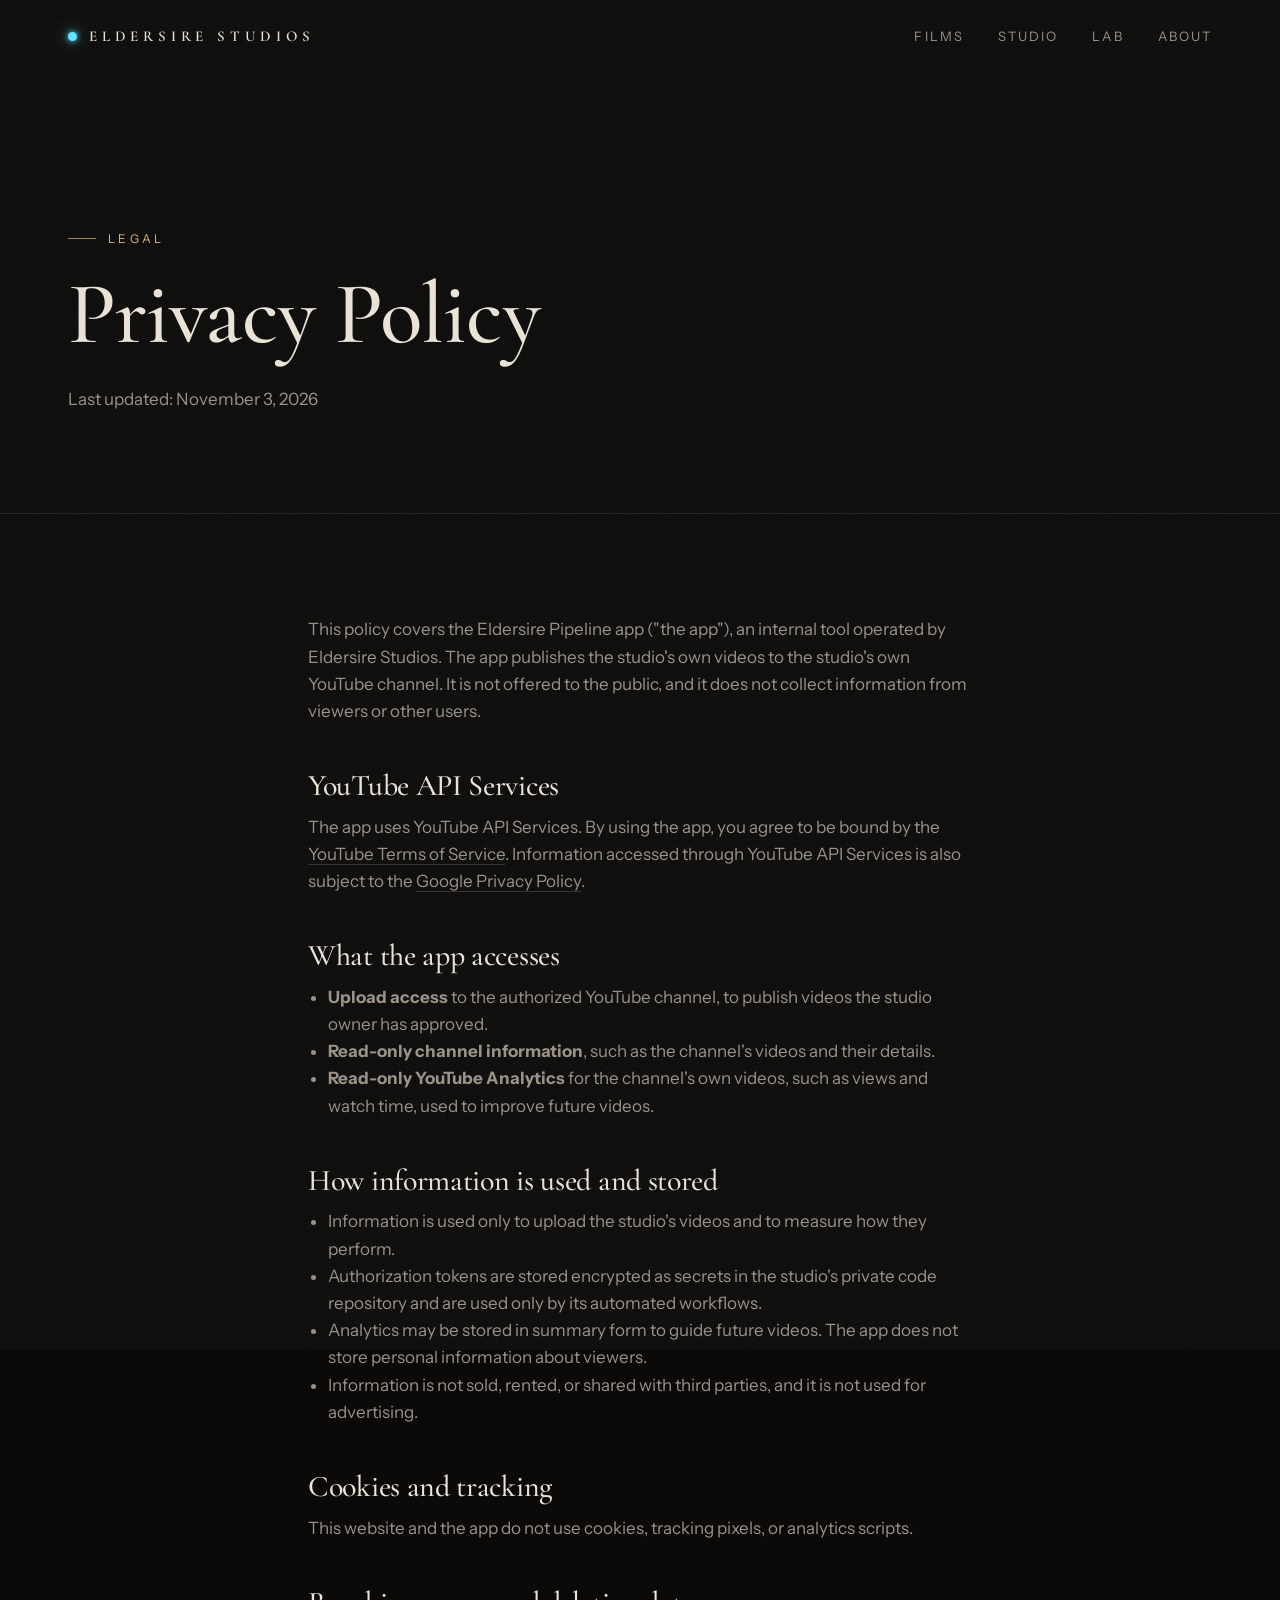
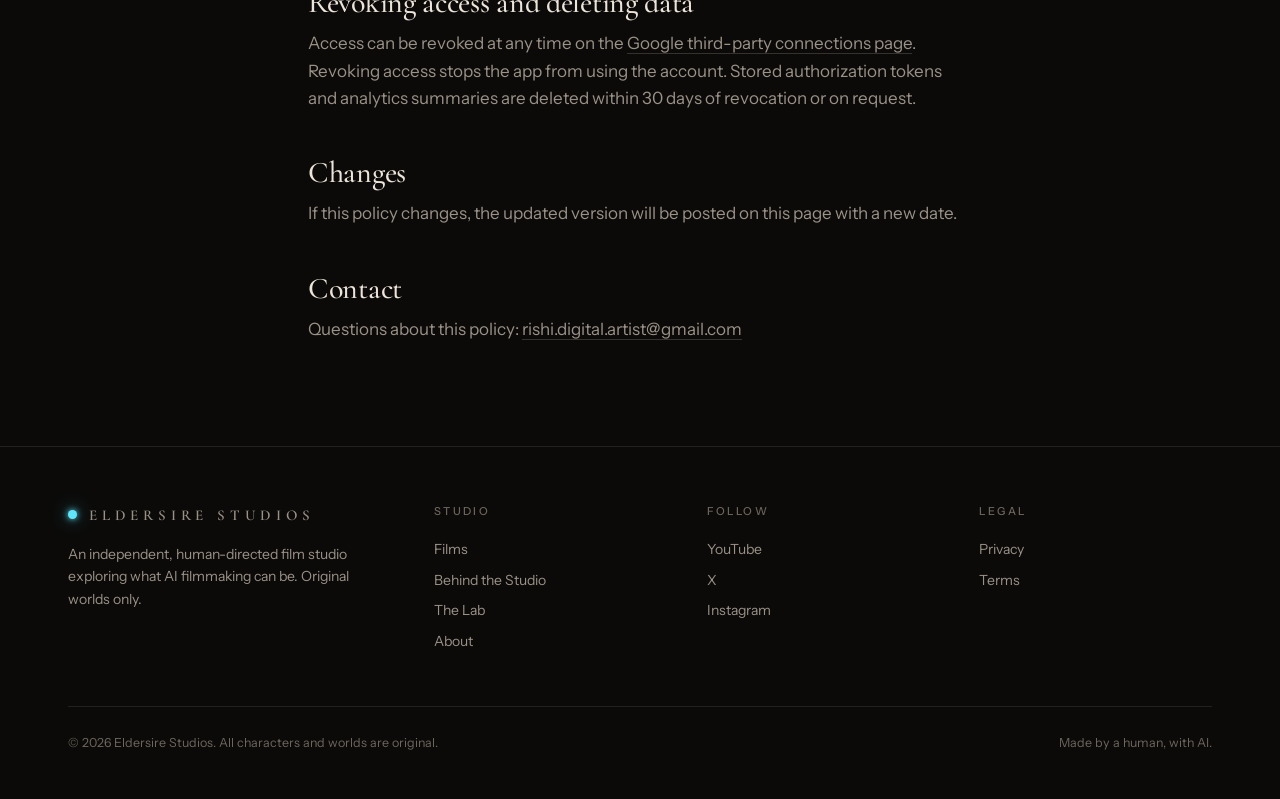
<file: privacy.html>
<!DOCTYPE html>
<html lang="en">
<head>
<meta charset="utf-8">
<meta name="viewport" content="width=device-width, initial-scale=1">
<title>Privacy Policy — Eldersire Studios</title>
<meta name="description" content="Privacy policy for Eldersire Studios.">
<meta property="og:title" content="Privacy Policy — Eldersire Studios">
<meta property="og:description" content="Privacy policy for Eldersire Studios.">
<meta property="og:image" content="https://eldersirestudios.com/assets/img/share.jpg">
<meta property="og:image:width" content="1200">
<meta property="og:image:height" content="627">
<meta name="twitter:card" content="summary_large_image">
<meta name="theme-color" content="#0b0a09">
<link rel="icon" href="data:image/svg+xml,%3Csvg xmlns='http://www.w3.org/2000/svg' viewBox='0 0 32 32'%3E%3Crect width='32' height='32' fill='%230b0a09'/%3E%3Ccircle cx='16' cy='16' r='6' fill='%235fe6ff'/%3E%3C/svg%3E">
<link rel="preconnect" href="https://fonts.googleapis.com">
<link rel="preconnect" href="https://fonts.gstatic.com" crossorigin>
<link href="https://fonts.googleapis.com/css2?family=Cormorant+Garamond:ital,wght@0,500;0,600;1,500&family=Instrument+Sans:wght@400;500&display=swap" rel="stylesheet">
<link rel="stylesheet" href="style.css">
</head>
<body>
<header class="nav">
  <div class="wrap">
    <a class="brand" href="index.html" aria-label="Eldersire Studios home"><span class="dot"></span>Eldersire Studios</a>
    <button class="menu-btn" aria-expanded="false" aria-label="Open menu">Menu</button>
    <nav class="nav-links"><a href="films.html">Films</a><a href="studio.html">Studio</a><a href="lab.html">Lab</a><a href="about.html">About</a></nav>
  </div>
</header>
<main>
<section class="page-head">
  <div class="wrap">
    <span class="eyebrow load">Legal</span>
    <h1 class="load d1" style="font-size:clamp(48px,7vw,88px)">Privacy Policy</h1>
    <p class="muted load d2">Last updated: November 3, 2026</p>
  </div>
</section>
<section class="sec tight rule">
  <div class="wrap legal">

    <p>This policy covers the Eldersire Pipeline app ("the app"), an internal tool operated by
       Eldersire Studios. The app publishes the studio's own videos to the studio's own YouTube channel.
       It is not offered to the public, and it does not collect information from viewers or other users.</p>

    <h2>YouTube API Services</h2>
    <p>The app uses YouTube API Services. By using the app, you agree to be bound by the
       <a href="https://www.youtube.com/t/terms">YouTube Terms of Service</a>. Information accessed through
       YouTube API Services is also subject to the
       <a href="https://policies.google.com/privacy">Google Privacy Policy</a>.</p>

    <h2>What the app accesses</h2>
    <ul>
      <li><strong>Upload access</strong> to the authorized YouTube channel, to publish videos the studio owner has approved.</li>
      <li><strong>Read-only channel information</strong>, such as the channel's videos and their details.</li>
      <li><strong>Read-only YouTube Analytics</strong> for the channel's own videos, such as views and watch time, used to improve future videos.</li>
    </ul>

    <h2>How information is used and stored</h2>
    <ul>
      <li>Information is used only to upload the studio's videos and to measure how they perform.</li>
      <li>Authorization tokens are stored encrypted as secrets in the studio's private code repository and are used only by its automated workflows.</li>
      <li>Analytics may be stored in summary form to guide future videos. The app does not store personal information about viewers.</li>
      <li>Information is not sold, rented, or shared with third parties, and it is not used for advertising.</li>
    </ul>

    <h2>Cookies and tracking</h2>
    <p>This website and the app do not use cookies, tracking pixels, or analytics scripts.</p>

    <h2>Revoking access and deleting data</h2>
    <p>Access can be revoked at any time on the
       <a href="https://myaccount.google.com/connections">Google third-party connections page</a>.
       Revoking access stops the app from using the account. Stored authorization tokens and analytics summaries
       are deleted within 30 days of revocation or on request.</p>

    <h2>Changes</h2>
    <p>If this policy changes, the updated version will be posted on this page with a new date.</p>

    <h2>Contact</h2>
    <p>Questions about this policy: <a href="mailto:rishi.digital.artist@gmail.com">rishi.digital.artist@gmail.com</a></p>
    </div>
</section>

</main>
<footer>
  <div class="wrap">
    <div>
      <a class="brand" href="index.html"><span class="dot"></span>Eldersire Studios</a>
      <p class="small" style="margin-top:16px;max-width:320px">An independent, human-directed film studio exploring what AI filmmaking can be. Original worlds only.</p>
    </div>
    <div><h5>Studio</h5><ul><li><a href="films.html">Films</a></li><li><a href="studio.html">Behind the Studio</a></li><li><a href="lab.html">The Lab</a></li><li><a href="about.html">About</a></li></ul></div>
    <div><h5>Follow</h5><ul><li><a href="https://www.youtube.com/@EldersireStudios" target="_blank" rel="noopener">YouTube</a></li><li><a href="https://x.com/RishiPatlolla" target="_blank" rel="noopener">X</a></li><li><a href="https://www.instagram.com/eldersirestudios" target="_blank" rel="noopener">Instagram</a></li></ul></div>
    <div><h5>Legal</h5><ul><li><a href="privacy.html">Privacy</a></li><li><a href="terms.html">Terms</a></li></ul></div>
    <div class="fine"><span>&copy; <span id="y">2026</span> Eldersire Studios. All characters and worlds are original.</span><span>Made by a human, with AI.</span></div>
  </div>
</footer>
<script src="site.js"></script>
</body>
</html>
</file>
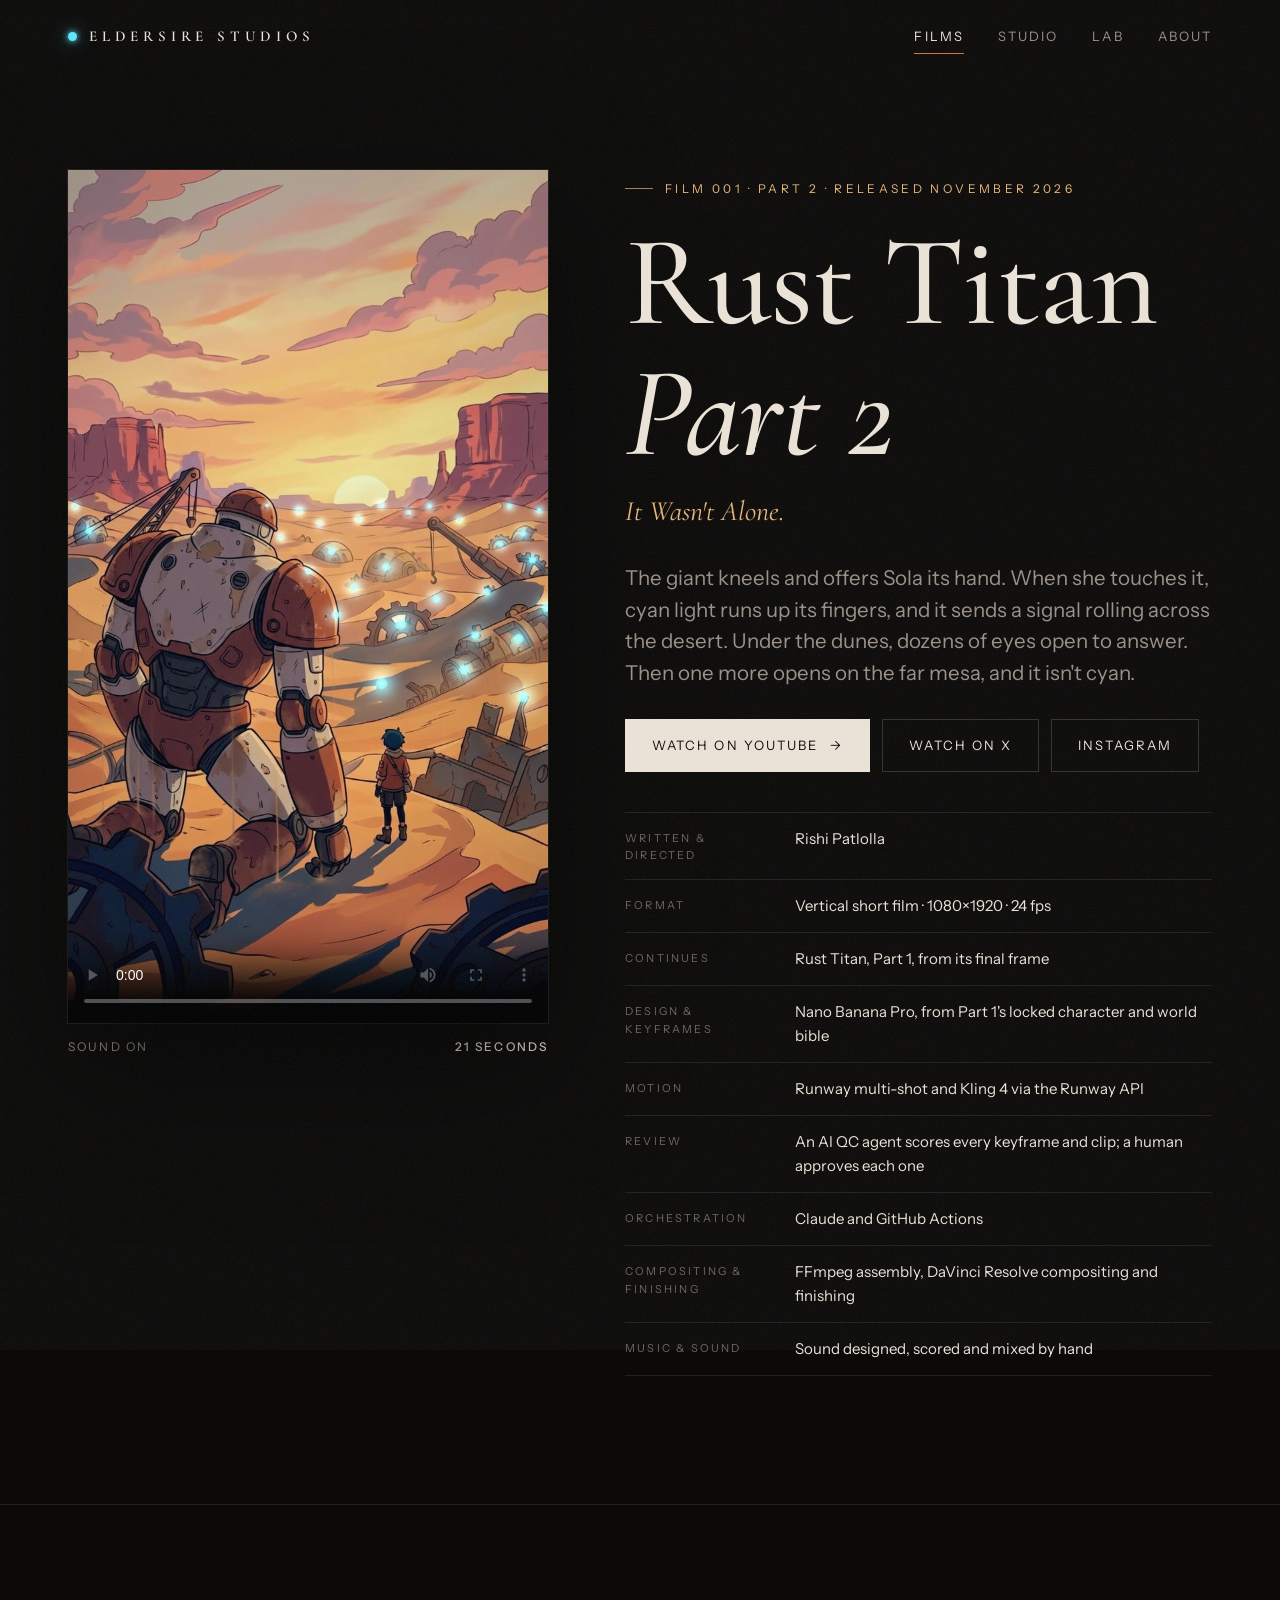
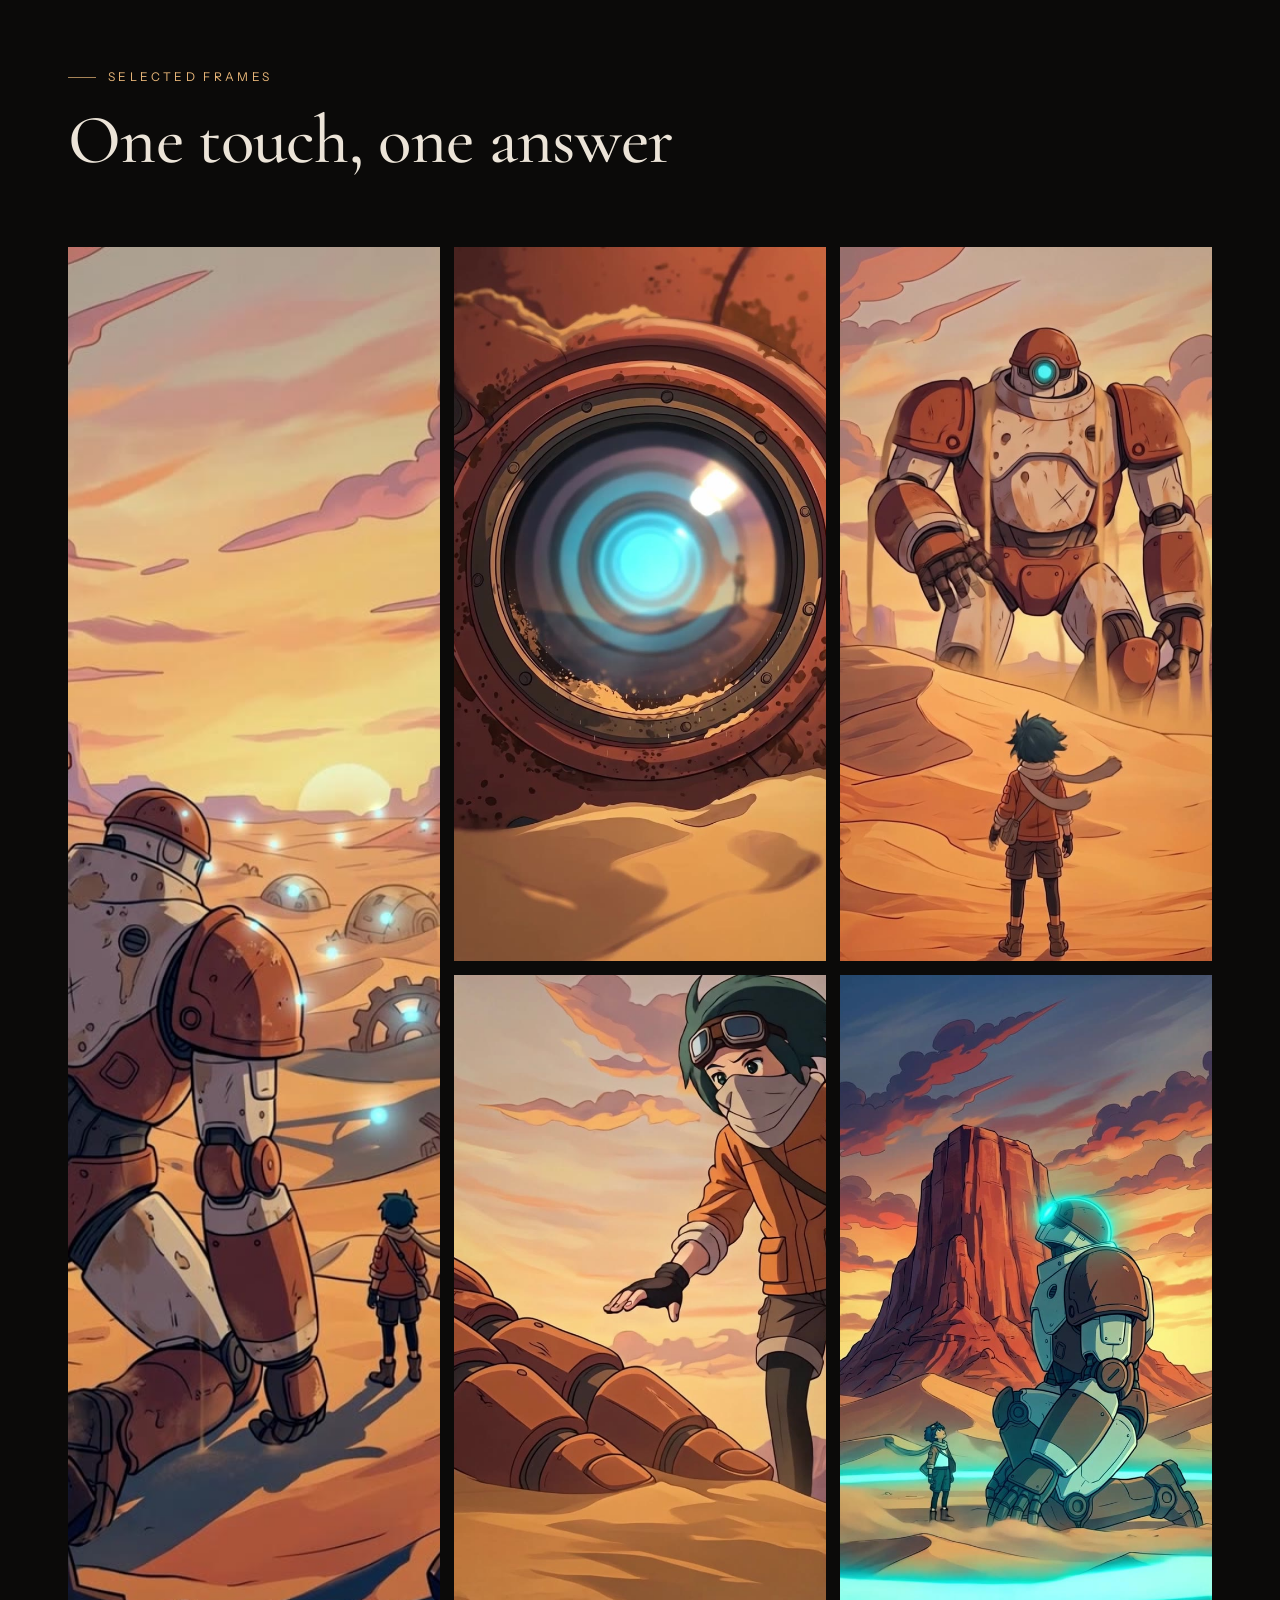
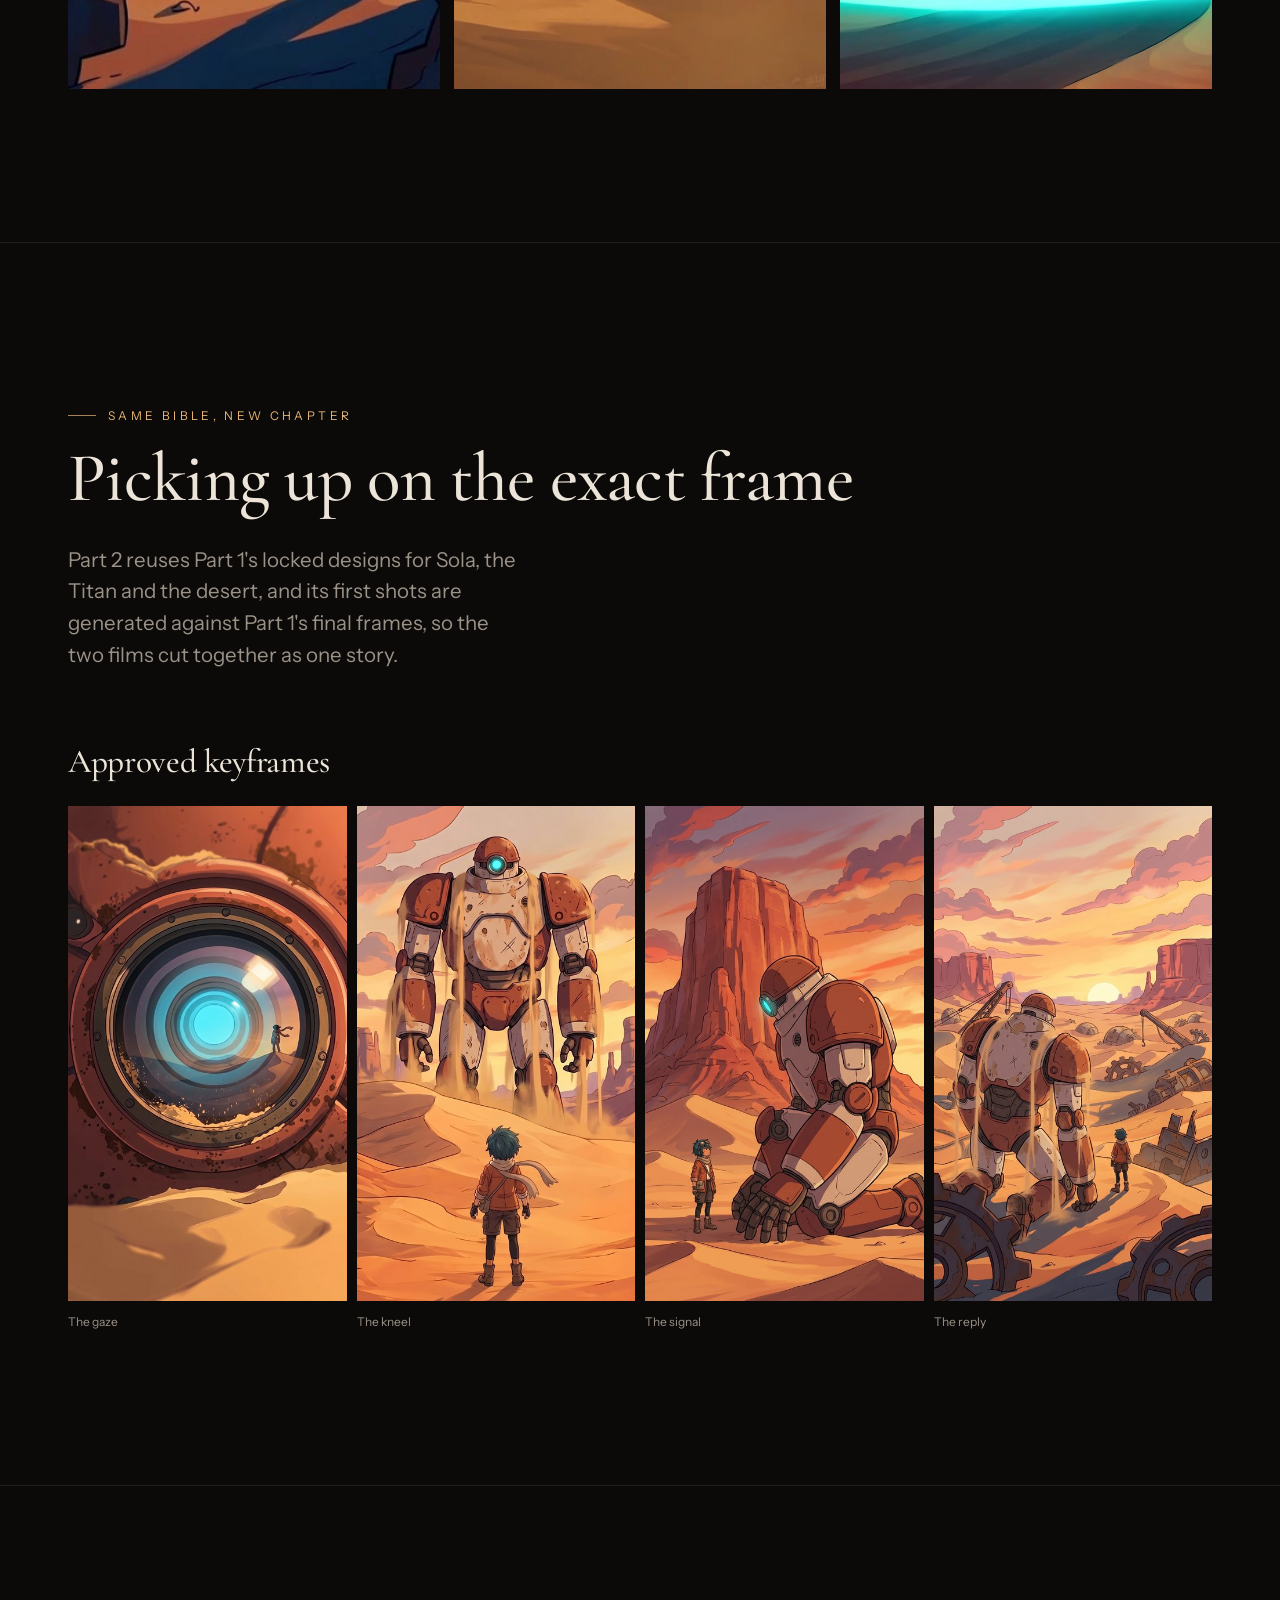
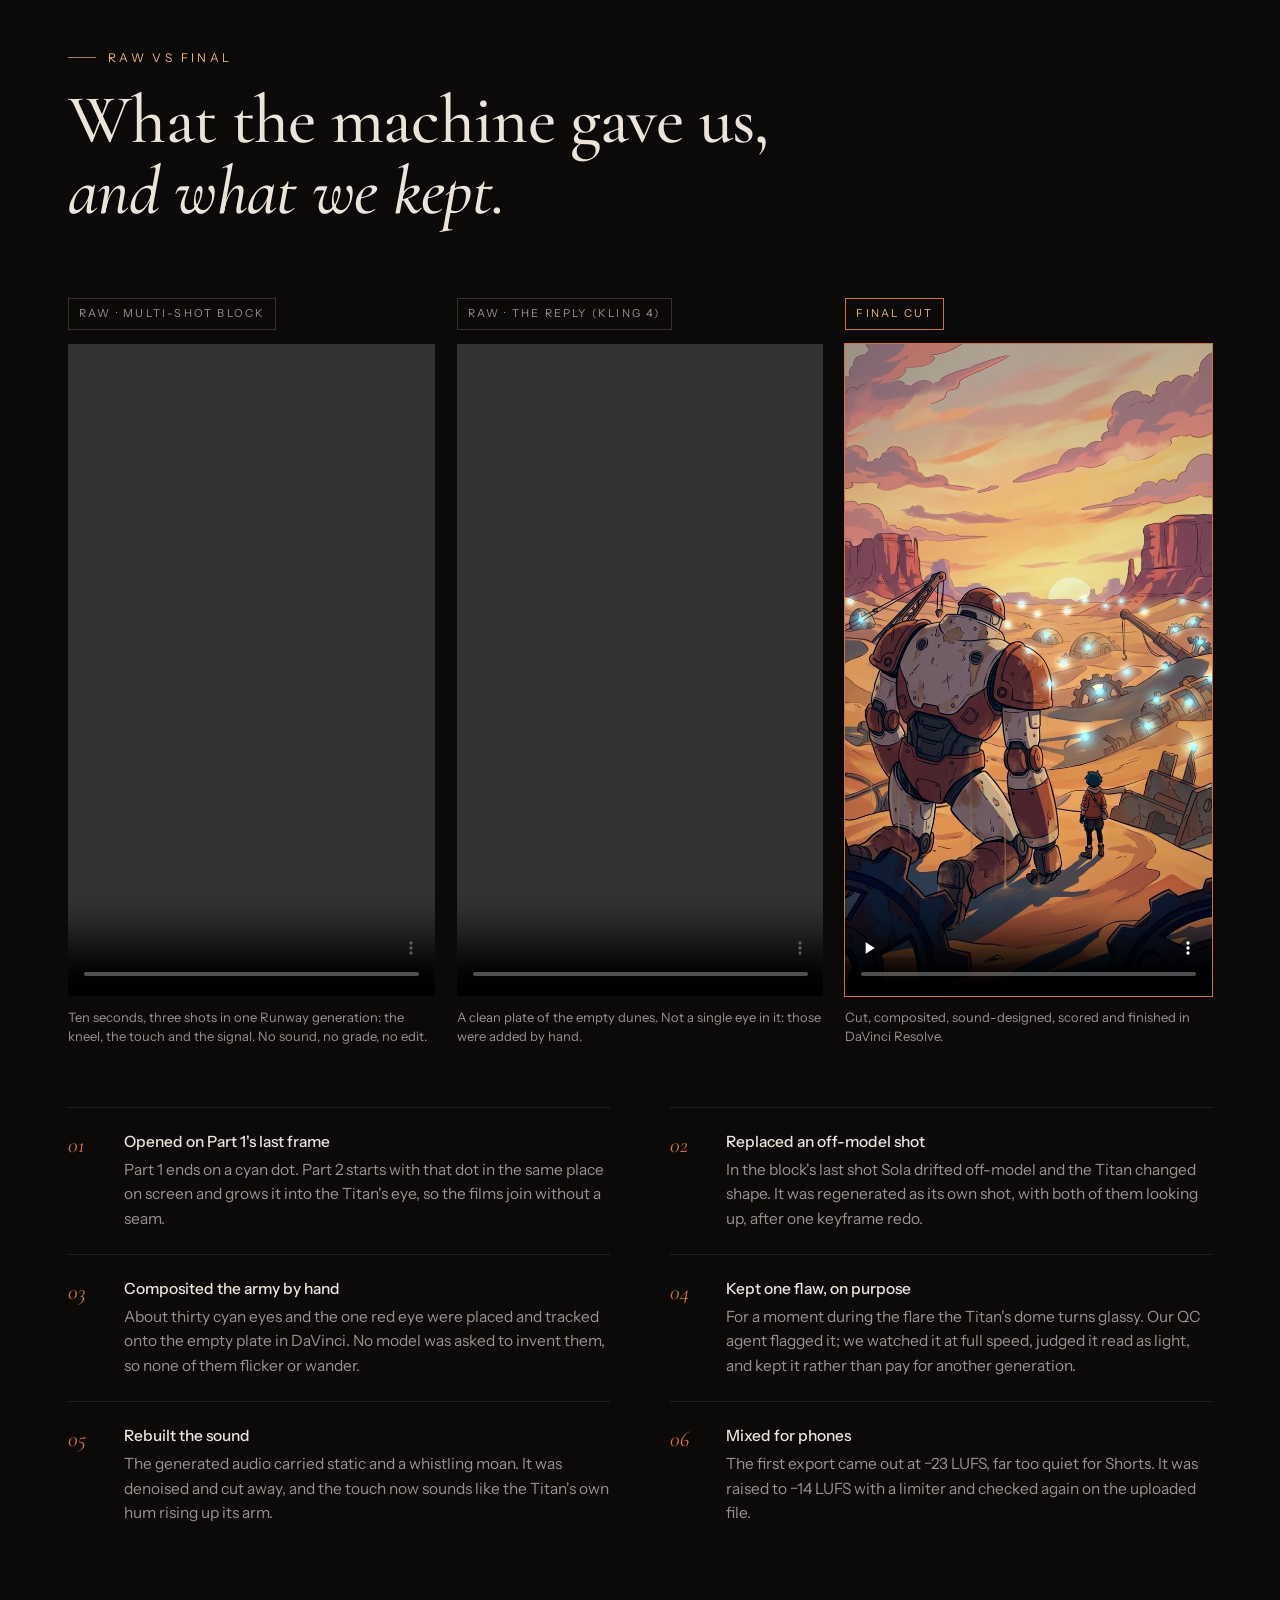
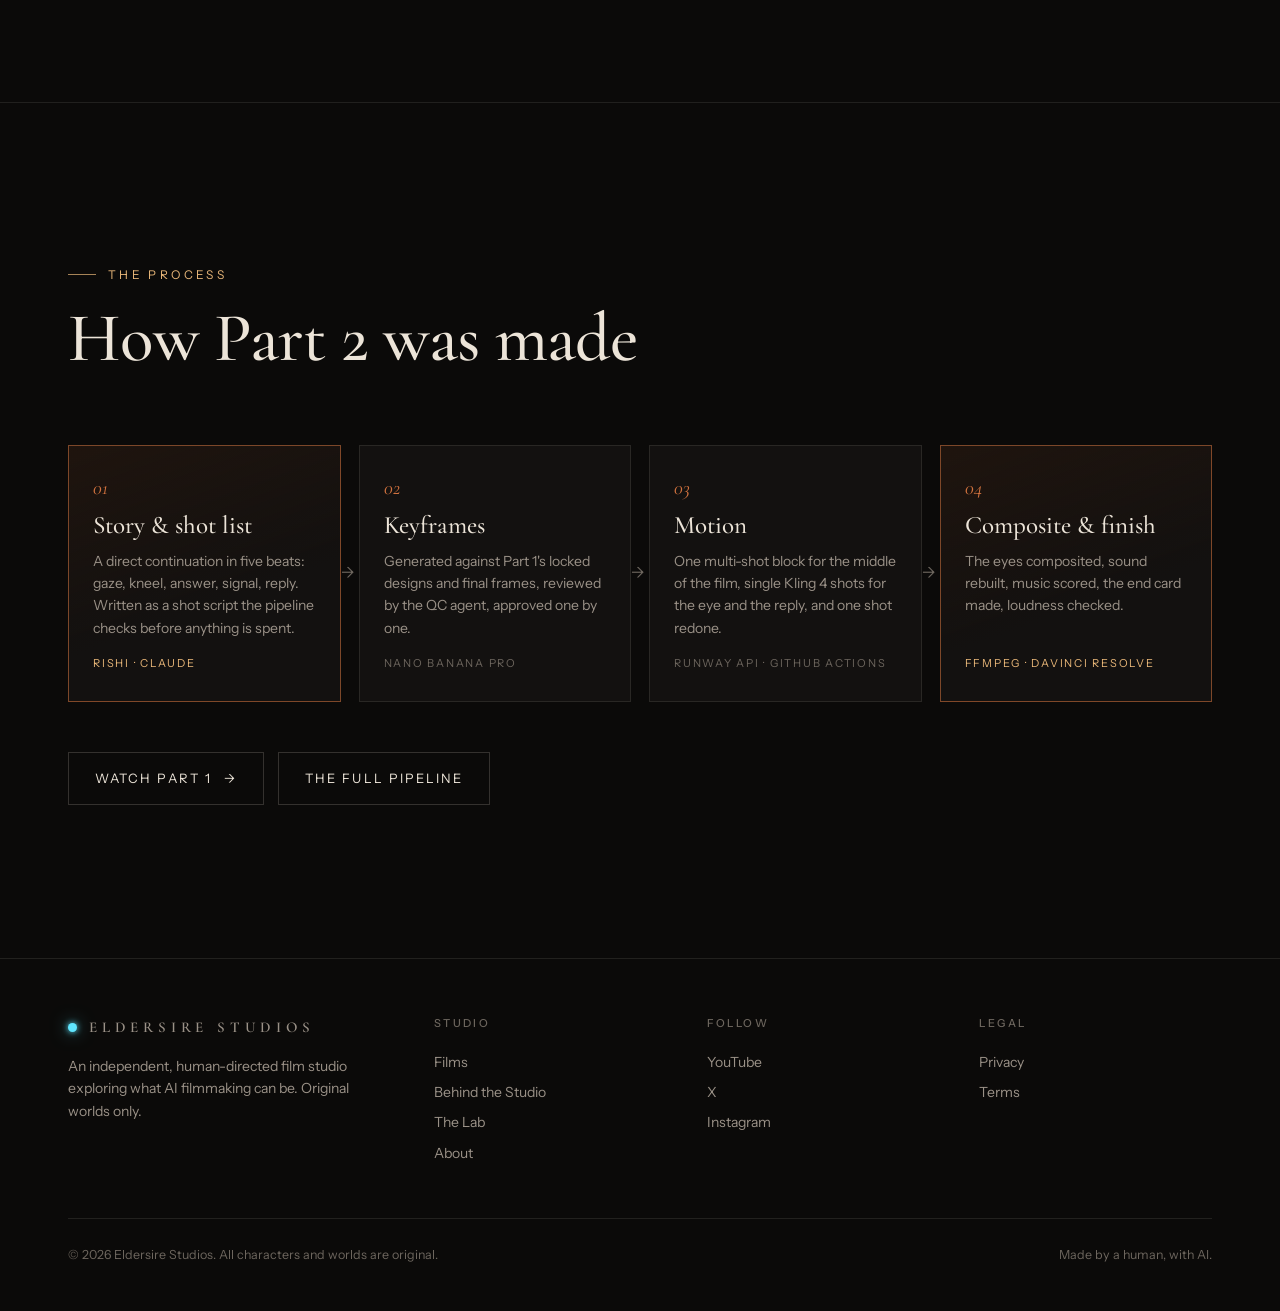
<file: rust-titan-2.html>
<!DOCTYPE html>
<html lang="en">
<head>
<meta charset="utf-8">
<meta name="viewport" content="width=device-width, initial-scale=1">
<title>Rust Titan — Part 2: It Wasn't Alone — Eldersire Studios</title>
<meta name="description" content="Rust Titan, Part 2: the Titan is awake, and it wasn't alone. The making-of, raw generations and the final cut.">
<meta property="og:title" content="Rust Titan — Part 2: It Wasn't Alone — Eldersire Studios">
<meta property="og:description" content="Rust Titan, Part 2: the Titan is awake, and it wasn't alone. The making-of, raw generations and the final cut.">
<meta property="og:image" content="https://eldersirestudios.com/assets/img/share.jpg">
<meta property="og:image:width" content="1200">
<meta property="og:image:height" content="627">
<meta name="twitter:card" content="summary_large_image">
<meta name="theme-color" content="#0b0a09">
<link rel="icon" href="data:image/svg+xml,%3Csvg xmlns='http://www.w3.org/2000/svg' viewBox='0 0 32 32'%3E%3Crect width='32' height='32' fill='%230b0a09'/%3E%3Ccircle cx='16' cy='16' r='6' fill='%235fe6ff'/%3E%3C/svg%3E">
<link rel="preconnect" href="https://fonts.googleapis.com">
<link rel="preconnect" href="https://fonts.gstatic.com" crossorigin>
<link href="https://fonts.googleapis.com/css2?family=Cormorant+Garamond:ital,wght@0,500;0,600;1,500&family=Instrument+Sans:wght@400;500&display=swap" rel="stylesheet">
<link rel="stylesheet" href="style.css">
</head>
<body>
<header class="nav">
  <div class="wrap">
    <a class="brand" href="index.html" aria-label="Eldersire Studios home"><span class="dot"></span>Eldersire Studios</a>
    <button class="menu-btn" aria-expanded="false" aria-label="Open menu">Menu</button>
    <nav class="nav-links"><a href="films.html" class="on">Films</a><a href="studio.html">Studio</a><a href="lab.html">Lab</a><a href="about.html">About</a></nav>
  </div>
</header>
<main>
<section>
  <div class="wrap film-hero">
    <div class="sticky load">
      <div class="frame"><video src="assets/film/rust_titan_2.mp4" poster="assets/img/rt2_poster.jpg" controls playsinline preload="metadata"></video></div>
      <div class="frame-cap"><span>Sound on</span><b>21 seconds</b></div>
    </div>
    <div>
      <span class="eyebrow load d1">Film 001 · Part 2 · Released November 2026</span>
      <h1 class="load d1">Rust Titan<br><em>Part 2</em></h1>
      <p class="tagline load d2">It Wasn't Alone.</p>
      <p class="lede load d2">The giant kneels and offers Sola its hand. When she touches it, cyan light runs up its fingers, and it sends a signal rolling across the desert. Under the dunes, dozens of eyes open to answer. Then one more opens on the far mesa, and it isn't cyan.</p>
      <div class="watch load d3">
        <a class="btn primary" href="https://www.youtube.com/shorts/qY8w2FBJQJA" target="_blank" rel="noopener">Watch on YouTube <span class="arr">→</span></a>
        <a class="btn" href="https://x.com/RishiPatlolla/status/2122477488051798212" target="_blank" rel="noopener">Watch on X</a>
        <a class="btn" href="https://www.instagram.com/p/Df0mUdft-sO/" target="_blank" rel="noopener">Instagram</a>
      </div>
      <dl class="credits load d4">
        <div><dt>Written &amp; directed</dt><dd>Rishi Patlolla</dd></div>
        <div><dt>Format</dt><dd>Vertical short film · 1080×1920 · 24 fps</dd></div>
        <div><dt>Continues</dt><dd><a href="rust-titan.html">Rust Titan, Part 1</a>, from its final frame</dd></div>
        <div><dt>Design &amp; keyframes</dt><dd>Nano Banana Pro, from Part 1's locked character and world bible</dd></div>
        <div><dt>Motion</dt><dd>Runway multi-shot and Kling 4 via the Runway API</dd></div>
        <div><dt>Review</dt><dd>An AI QC agent scores every keyframe and clip; a human approves each one</dd></div>
        <div><dt>Orchestration</dt><dd>Claude and GitHub Actions</dd></div>
        <div><dt>Compositing &amp; finishing</dt><dd>FFmpeg assembly, DaVinci Resolve compositing and finishing</dd></div>
        <div><dt>Music &amp; sound</dt><dd>Sound designed, scored and mixed by hand</dd></div>
      </dl>
    </div>
  </div>
</section>

<section class="sec rule" style="margin-top:clamp(80px,10vw,140px)">
  <div class="wrap">
    <div class="sec-head"><div><span class="eyebrow rv">Selected frames</span><h2 class="rv d1">One touch, one answer</h2></div></div>
    <div class="frames">
      <figure class="rv"><img src="assets/img/rt2_frame_5.jpg" alt="Cyan eyes across the dunes and one red eye on the mesa" loading="lazy"><figcaption><b>05 · The reply</b>Dozens of cyan eyes answer. One red one does too.</figcaption></figure>
      <figure class="rv d1"><img src="assets/img/rt2_frame_1.jpg" alt="The Titan's eye, Sola reflected in the lens" loading="lazy"><figcaption><b>01 · The gaze</b>Part 1's last cyan dot becomes the eye.</figcaption></figure>
      <figure class="rv d2"><img src="assets/img/rt2_frame_2.jpg" alt="The Titan leans down toward Sola" loading="lazy"><figcaption><b>02 · The kneel</b>The giant comes down to her scale.</figcaption></figure>
      <figure class="rv d1"><img src="assets/img/rt2_frame_3.jpg" alt="Sola touches the Titan's fingertip" loading="lazy"><figcaption><b>03 · The answer</b>This time the bond runs both ways.</figcaption></figure>
      <figure class="rv d2"><img src="assets/img/rt2_frame_4.jpg" alt="A ring of cyan light rolls across the sand" loading="lazy"><figcaption><b>04 · The signal</b>One ring of light rolls out across the desert.</figcaption></figure>
    </div>
  </div>
</section>

<section class="sec rule">
  <div class="wrap">
    <div class="sec-head">
      <div><span class="eyebrow rv">Same bible, new chapter</span><h2 class="rv d1">Picking up on the exact frame</h2></div>
      <p class="lede rv d2" style="max-width:460px">Part 2 reuses Part 1's locked designs for Sola, the Titan and the desert, and its first shots are generated against Part 1's final frames, so the two films cut together as one story.</p>
    </div>
    <h3 class="rv" style="margin:20px 0 26px">Approved keyframes</h3>
    <div class="kfs four">
      <figure class="rv"><img src="assets/img/rt2_kf_A.jpg" alt="Keyframe: the Titan's eye" loading="lazy"><figcaption>The gaze</figcaption></figure>
      <figure class="rv d1"><img src="assets/img/rt2_kf_B.jpg" alt="Keyframe: the Titan stands over Sola" loading="lazy"><figcaption>The kneel</figcaption></figure>
      <figure class="rv d2"><img src="assets/img/rt2_kf_B4.jpg" alt="Keyframe: the Titan kneels beside Sola" loading="lazy"><figcaption>The signal</figcaption></figure>
      <figure class="rv d1"><img src="assets/img/rt2_kf_C.jpg" alt="Keyframe: the dune sea from behind" loading="lazy"><figcaption>The reply</figcaption></figure>
    </div>
  </div>
</section>

<section class="sec rule">
  <div class="wrap">
    <div class="sec-head">
      <div><span class="eyebrow rv">Raw vs final</span><h2 class="rv d1">What the machine gave us,<br><em>and what we kept.</em></h2></div>
    </div>
    <div class="compare">
      <div class="rv"><span class="label">Raw · multi-shot block</span><div class="frame"><video src="assets/film/rt2_raw_B.mp4" muted loop playsinline controls preload="metadata"></video></div><figcaption>Ten seconds, three shots in one Runway generation: the kneel, the touch and the signal. No sound, no grade, no edit.</figcaption></div>
      <div class="rv d1"><span class="label">Raw · the reply (Kling 4)</span><div class="frame"><video src="assets/film/rt2_raw_C.mp4" muted loop playsinline controls preload="metadata"></video></div><figcaption>A clean plate of the empty dunes. Not a single eye in it: those were added by hand.</figcaption></div>
      <div class="final rv d2"><span class="label final">Final cut</span><div class="frame"><video src="assets/film/rust_titan_2.mp4" poster="assets/img/rt2_poster.jpg" controls playsinline preload="none"></video></div><figcaption>Cut, composited, sound-designed, scored and finished in DaVinci Resolve.</figcaption></div>
    </div>
    <ol class="changes">
      <li class="rv"><b>Opened on Part 1's last frame</b>Part 1 ends on a cyan dot. Part 2 starts with that dot in the same place on screen and grows it into the Titan's eye, so the films join without a seam.</li>
      <li class="rv d1"><b>Replaced an off-model shot</b>In the block's last shot Sola drifted off-model and the Titan changed shape. It was regenerated as its own shot, with both of them looking up, after one keyframe redo.</li>
      <li class="rv"><b>Composited the army by hand</b>About thirty cyan eyes and the one red eye were placed and tracked onto the empty plate in DaVinci. No model was asked to invent them, so none of them flicker or wander.</li>
      <li class="rv d1"><b>Kept one flaw, on purpose</b>For a moment during the flare the Titan's dome turns glassy. Our QC agent flagged it; we watched it at full speed, judged it read as light, and kept it rather than pay for another generation.</li>
      <li class="rv"><b>Rebuilt the sound</b>The generated audio carried static and a whistling moan. It was denoised and cut away, and the touch now sounds like the Titan's own hum rising up its arm.</li>
      <li class="rv d1"><b>Mixed for phones</b>The first export came out at −23 LUFS, far too quiet for Shorts. It was raised to −14 LUFS with a limiter and checked again on the uploaded file.</li>
    </ol>
  </div>
</section>

<section class="sec rule">
  <div class="wrap">
    <div class="sec-head"><div><span class="eyebrow rv">The process</span><h2 class="rv d1">How Part 2 was made</h2></div></div>
    <div class="pipe">
      <div class="stage human rv"><span class="n">01</span><h4>Story &amp; shot list</h4><p>A direct continuation in five beats: gaze, kneel, answer, signal, reply. Written as a shot script the pipeline checks before anything is spent.</p><span class="tool">Rishi · Claude</span></div>
      <div class="stage rv d1"><span class="n">02</span><h4>Keyframes</h4><p>Generated against Part 1's locked designs and final frames, reviewed by the QC agent, approved one by one.</p><span class="tool">Nano Banana Pro</span></div>
      <div class="stage rv d2"><span class="n">03</span><h4>Motion</h4><p>One multi-shot block for the middle of the film, single Kling 4 shots for the eye and the reply, and one shot redone.</p><span class="tool">Runway API · GitHub Actions</span></div>
      <div class="stage human rv d3"><span class="n">04</span><h4>Composite &amp; finish</h4><p>The eyes composited, sound rebuilt, music scored, the end card made, loudness checked.</p><span class="tool">FFmpeg · DaVinci Resolve</span></div>
    </div>
    <div class="btns rv" style="margin-top:50px">
      <a class="btn" href="rust-titan.html">Watch Part 1 <span class="arr">→</span></a>
      <a class="btn" href="studio.html">The full pipeline</a>
    </div>
  </div>
</section>

</main>
<footer>
  <div class="wrap">
    <div>
      <a class="brand" href="index.html"><span class="dot"></span>Eldersire Studios</a>
      <p class="small" style="margin-top:16px;max-width:320px">An independent, human-directed film studio exploring what AI filmmaking can be. Original worlds only.</p>
    </div>
    <div><h5>Studio</h5><ul><li><a href="films.html">Films</a></li><li><a href="studio.html">Behind the Studio</a></li><li><a href="lab.html">The Lab</a></li><li><a href="about.html">About</a></li></ul></div>
    <div><h5>Follow</h5><ul><li><a href="https://www.youtube.com/@EldersireStudios" target="_blank" rel="noopener">YouTube</a></li><li><a href="https://x.com/RishiPatlolla" target="_blank" rel="noopener">X</a></li><li><a href="https://www.instagram.com/eldersirestudios" target="_blank" rel="noopener">Instagram</a></li></ul></div>
    <div><h5>Legal</h5><ul><li><a href="privacy.html">Privacy</a></li><li><a href="terms.html">Terms</a></li></ul></div>
    <div class="fine"><span>&copy; <span id="y">2026</span> Eldersire Studios. All characters and worlds are original.</span><span>Made by a human, with AI.</span></div>
  </div>
</footer>
<script src="site.js"></script>
</body>
</html>
</file>
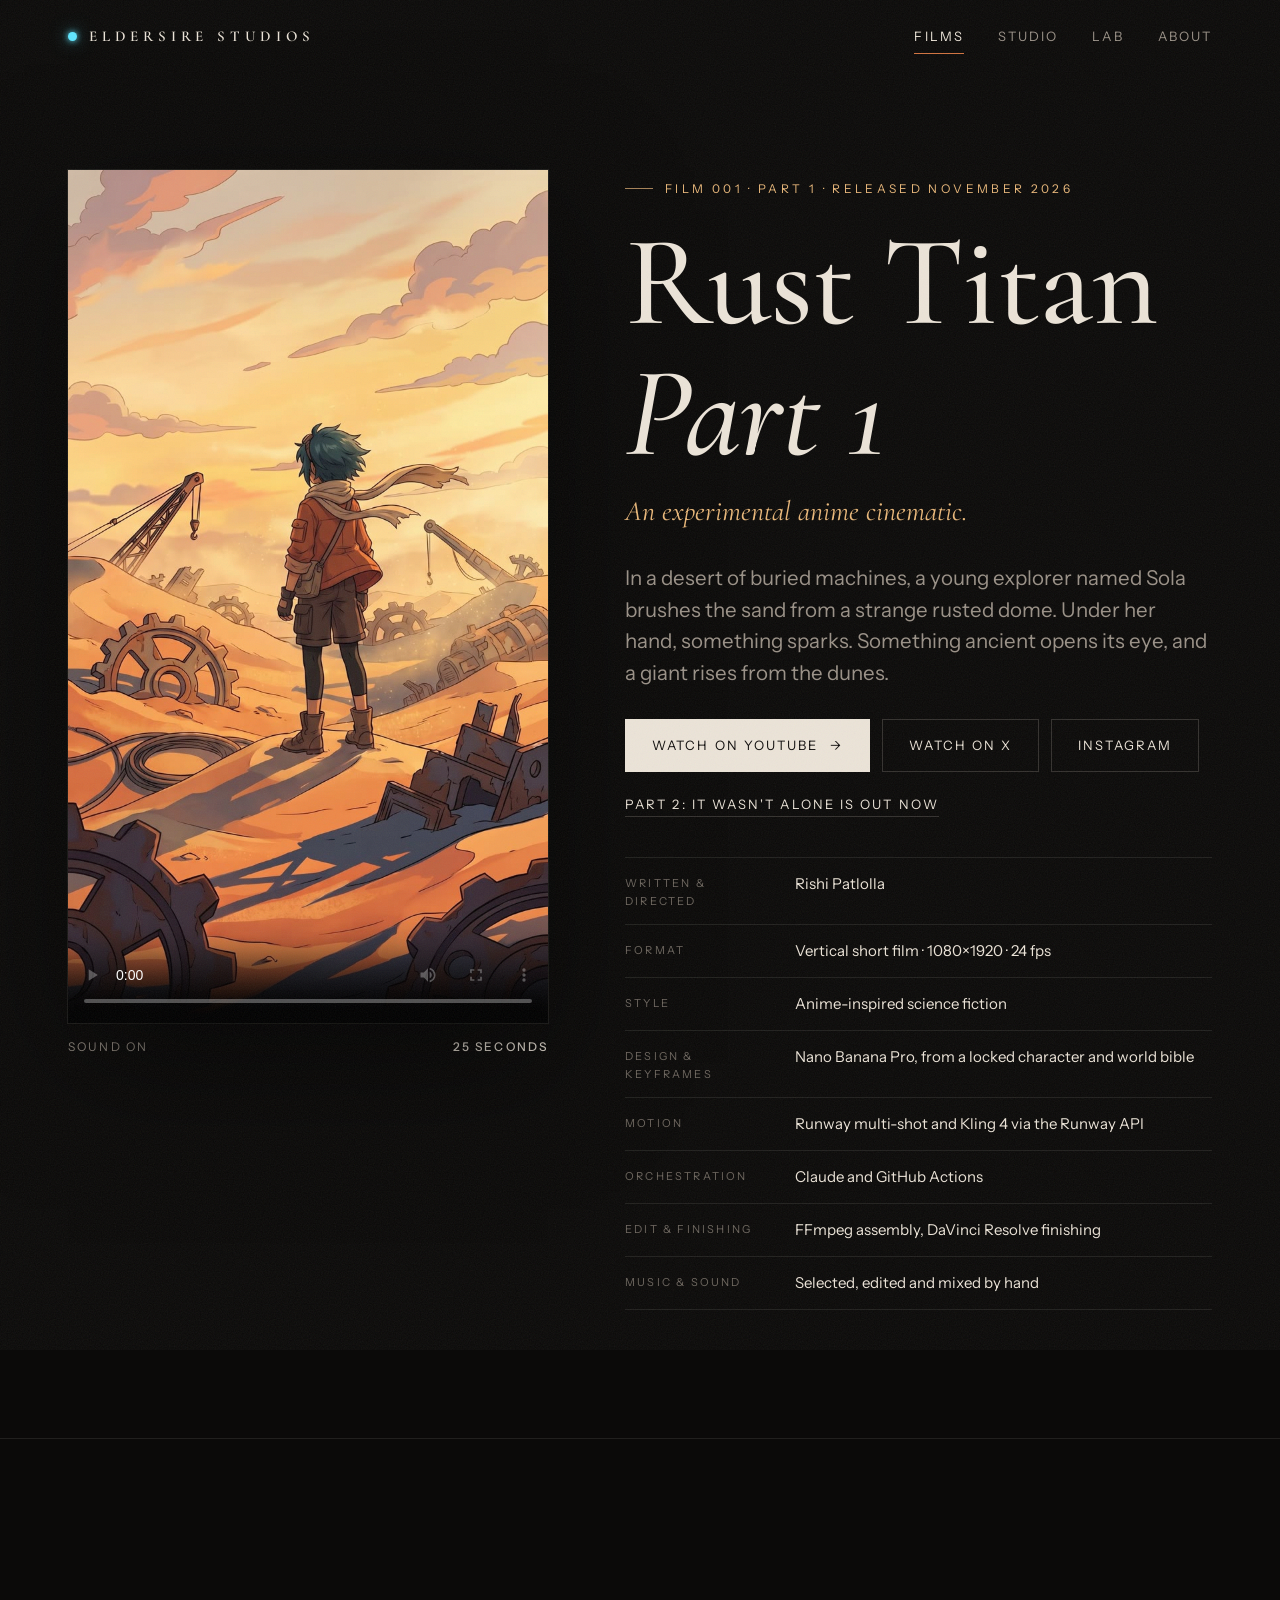
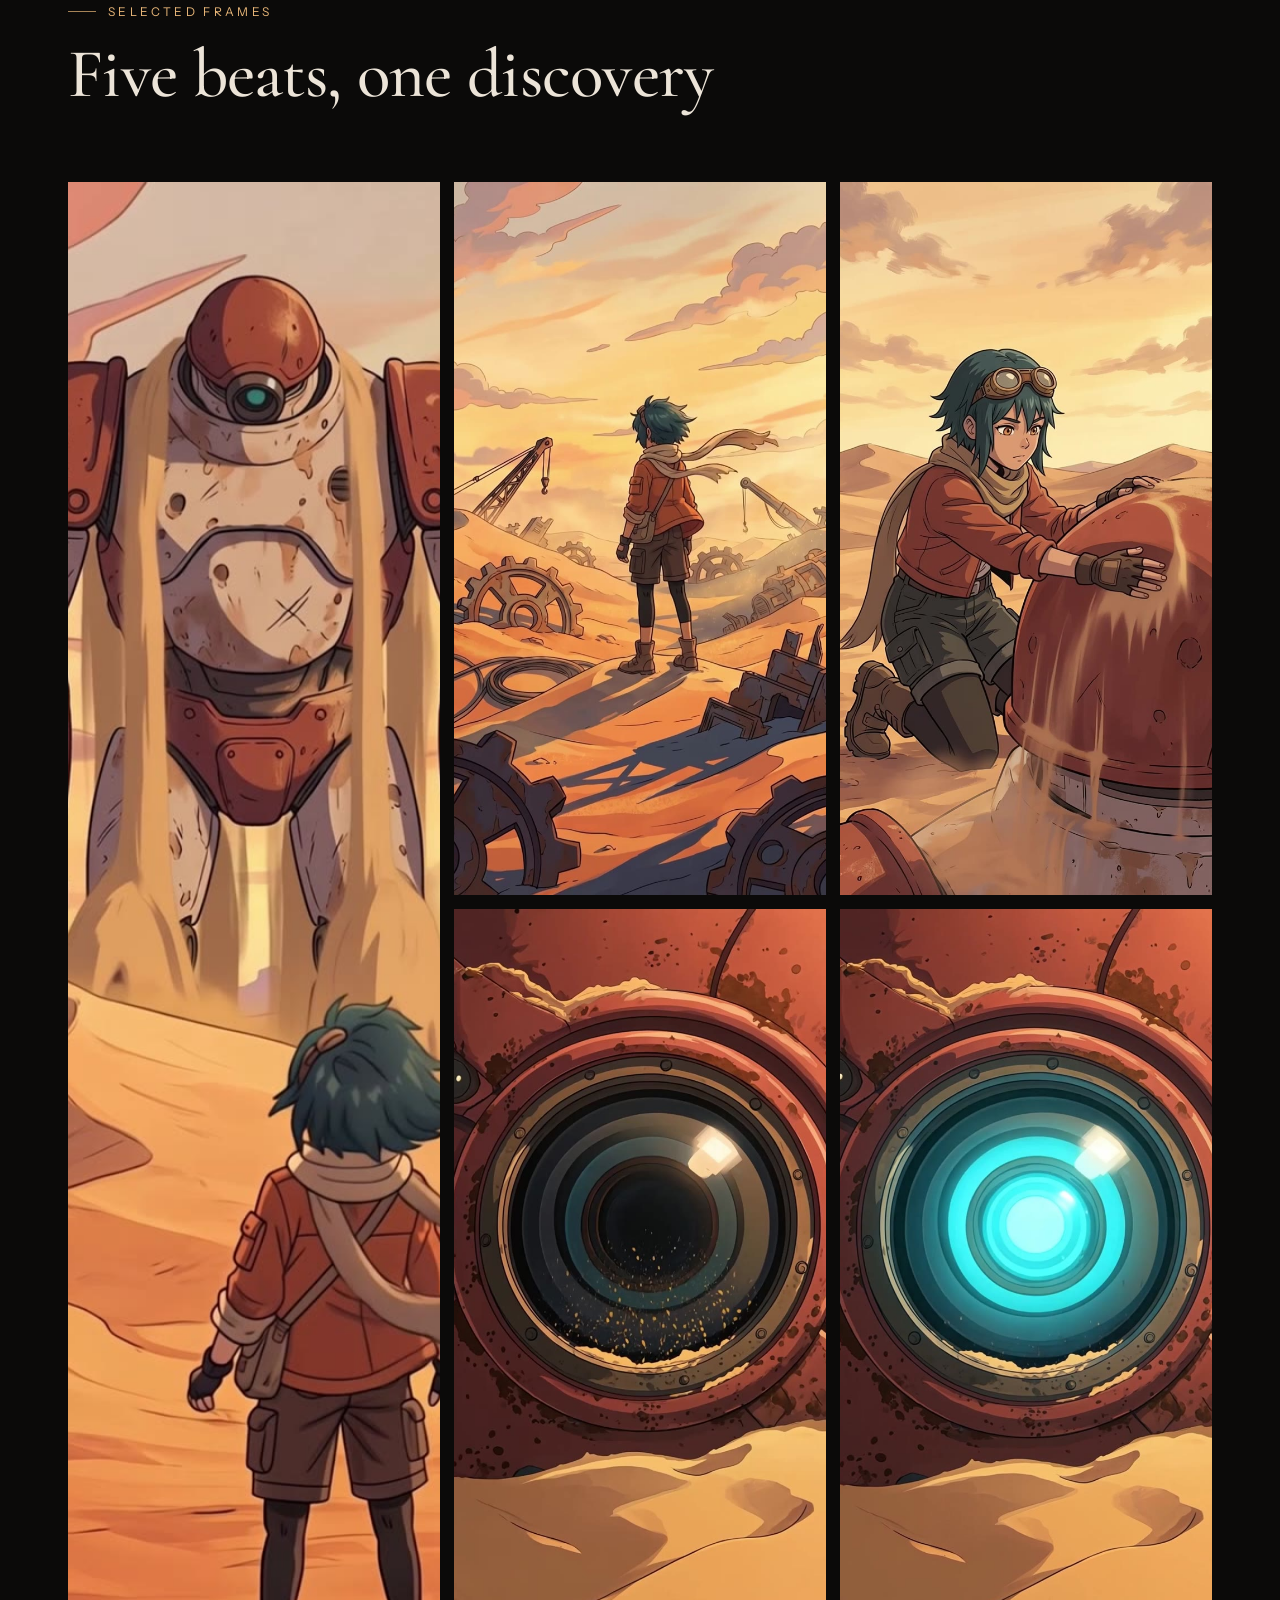
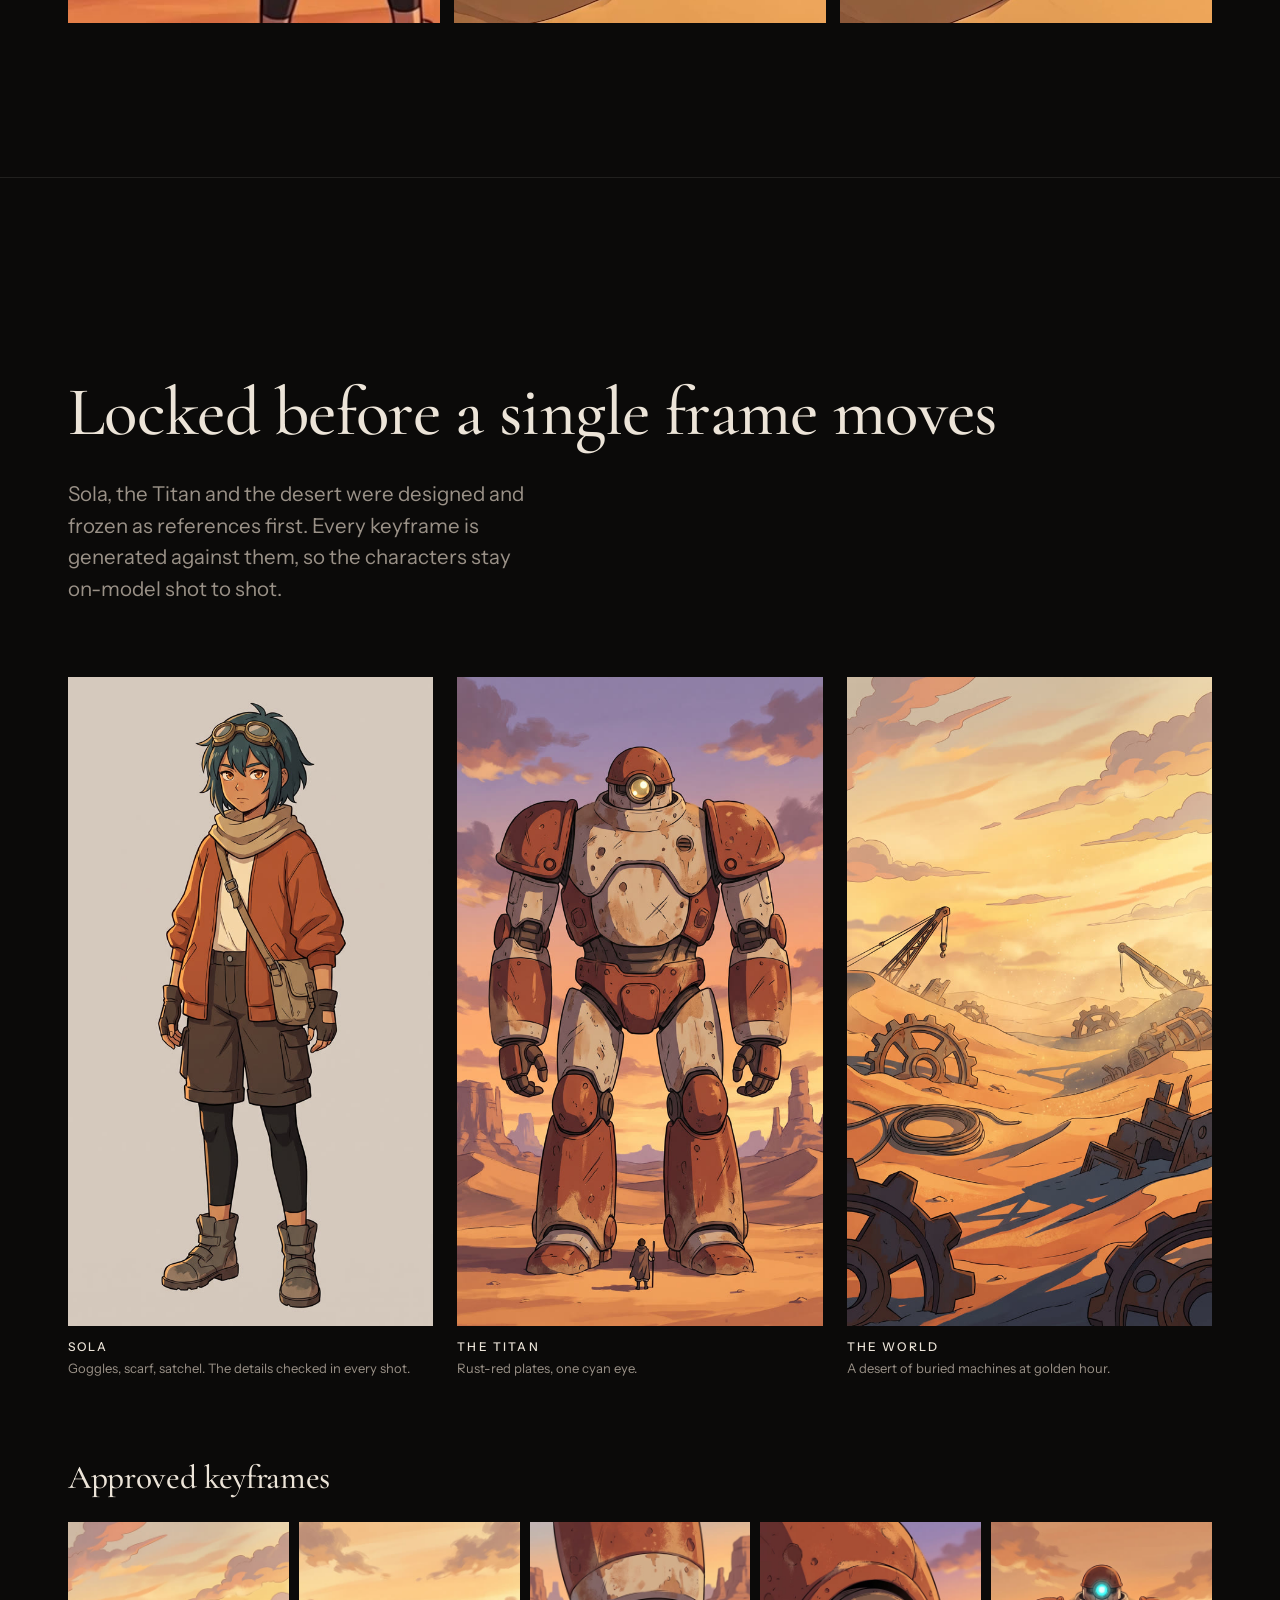
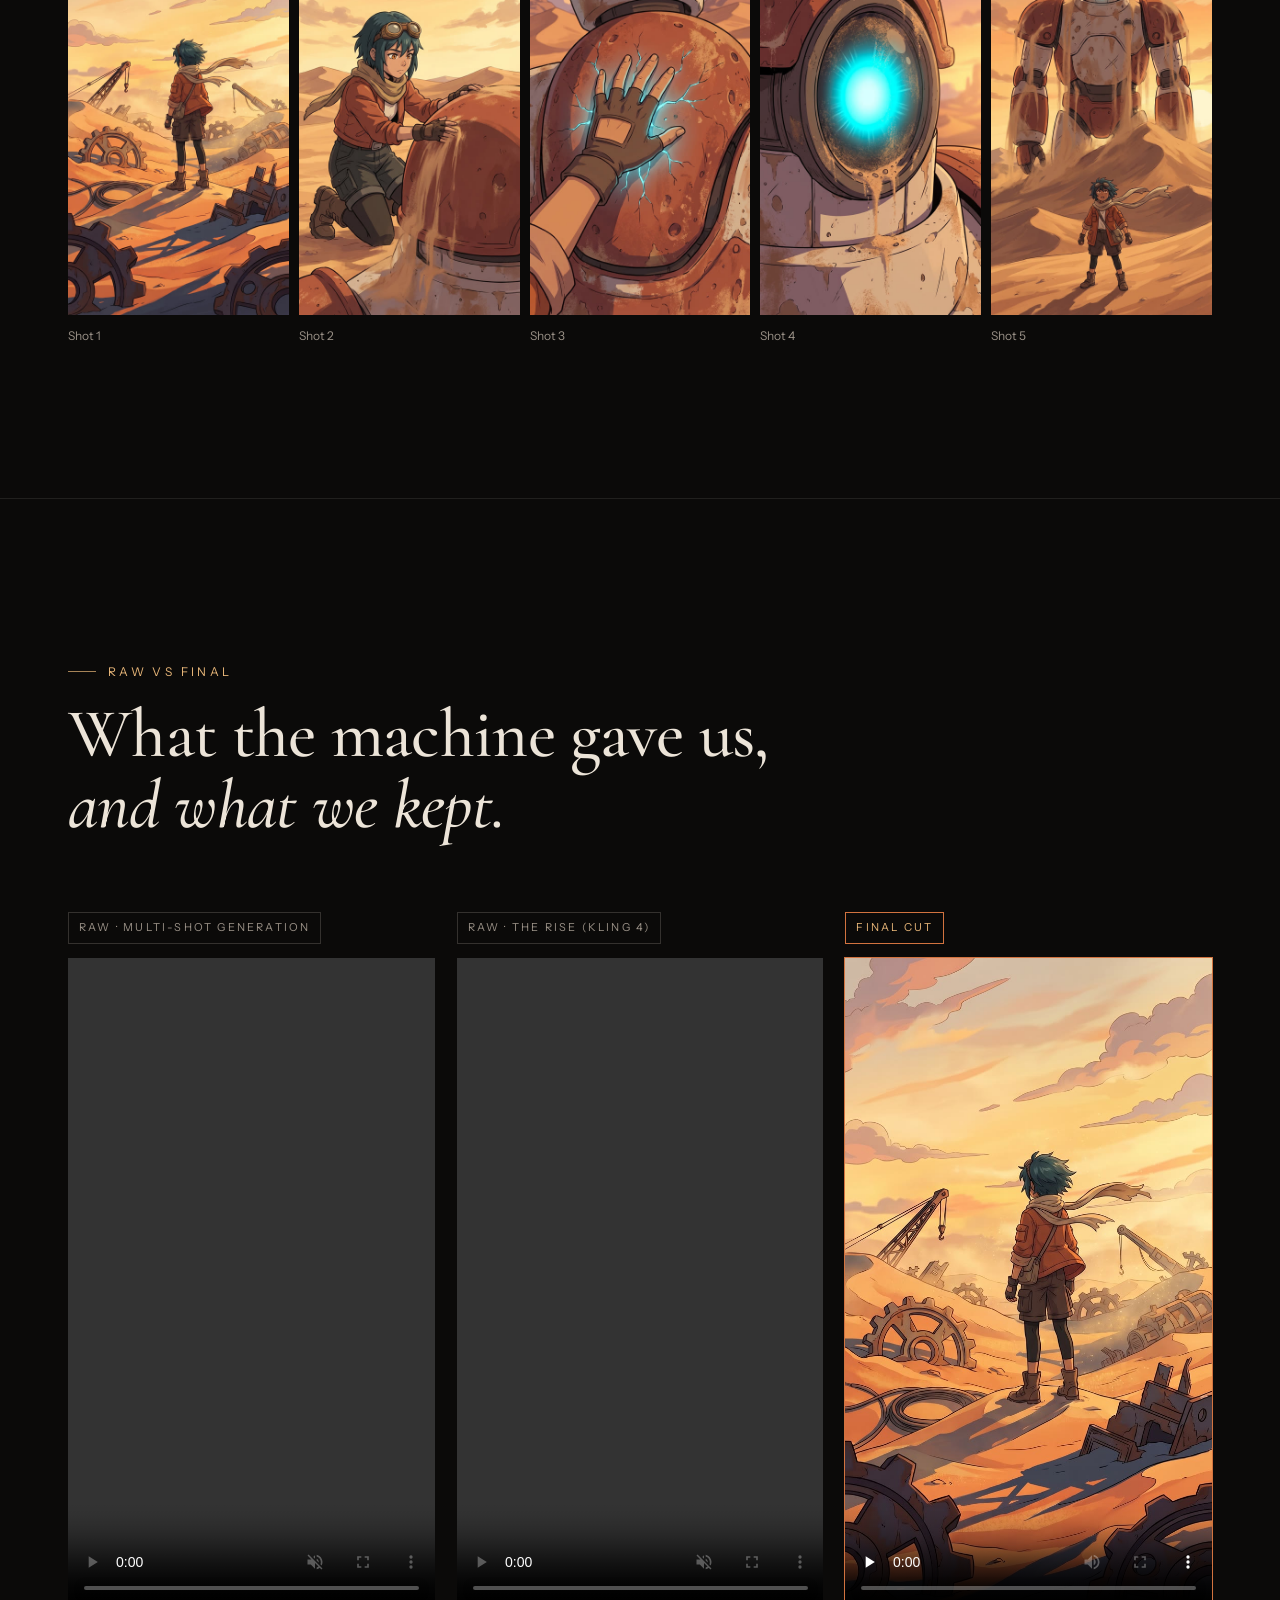
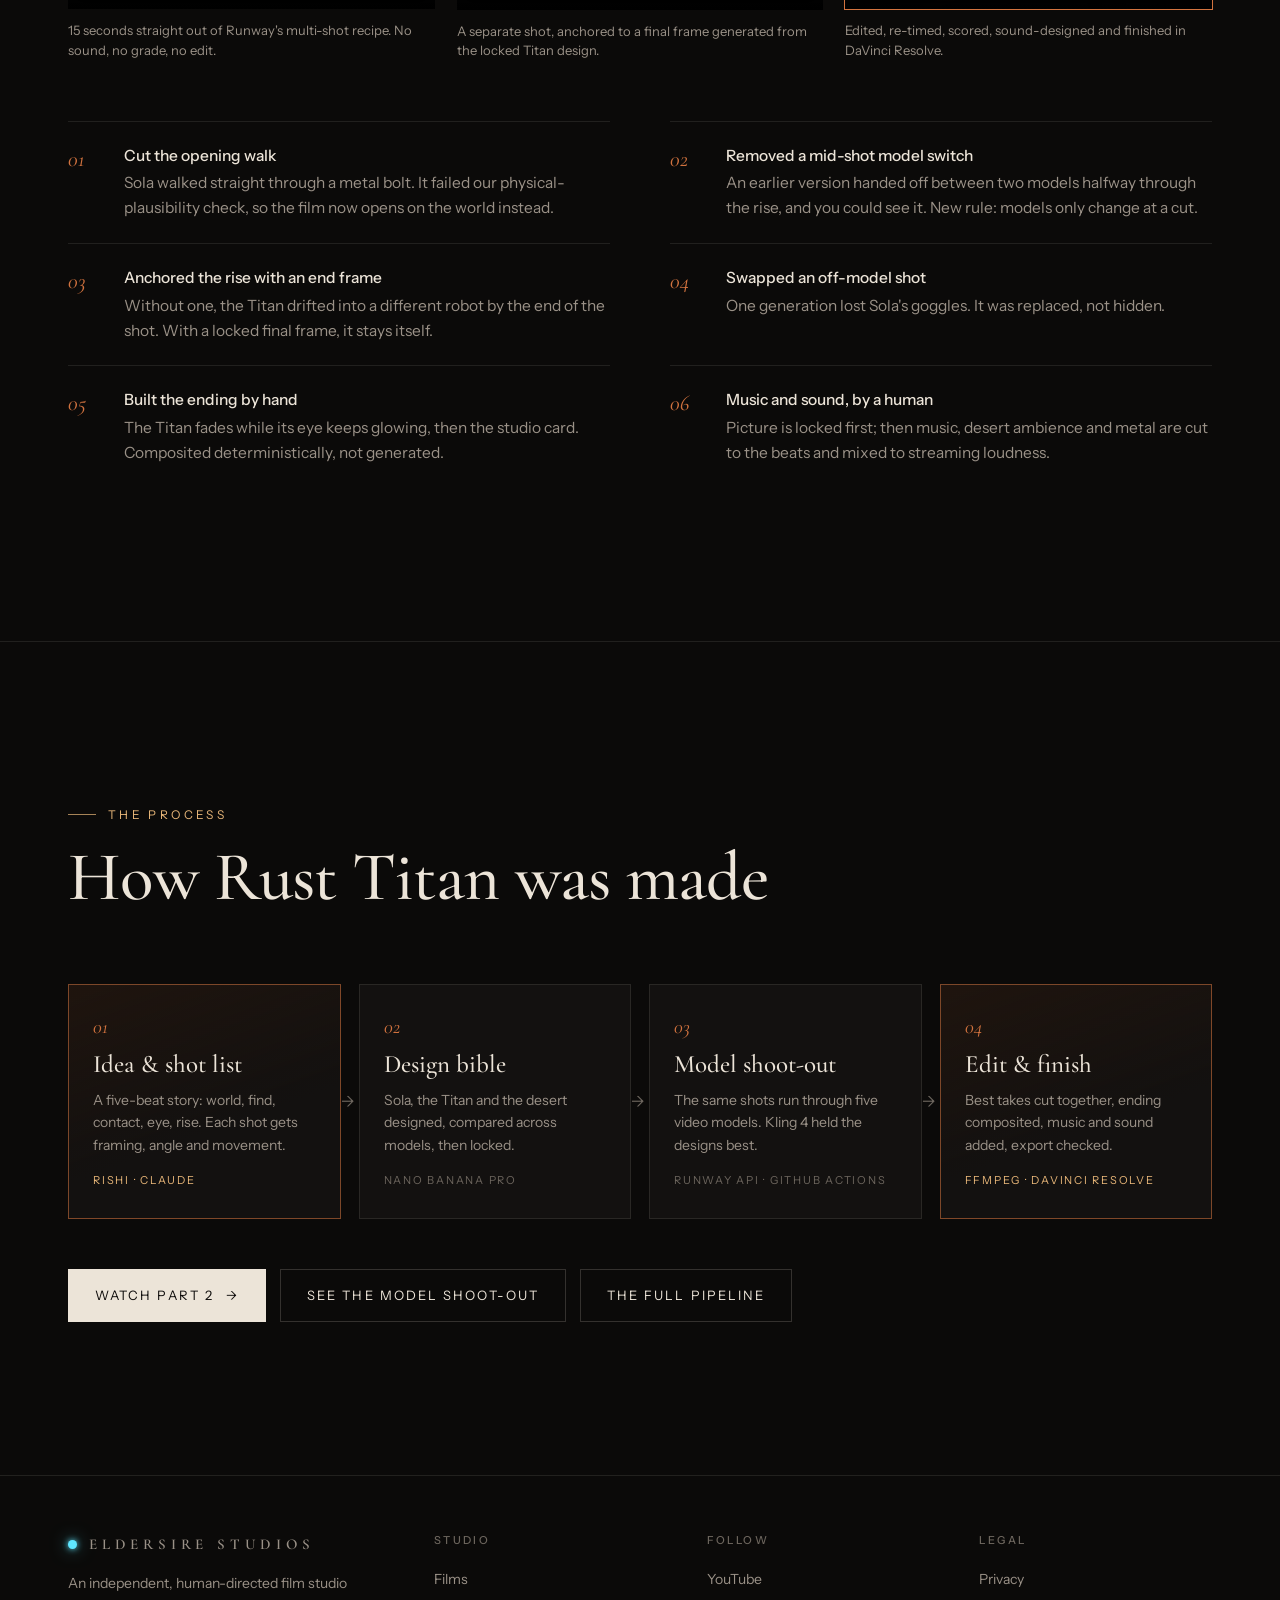
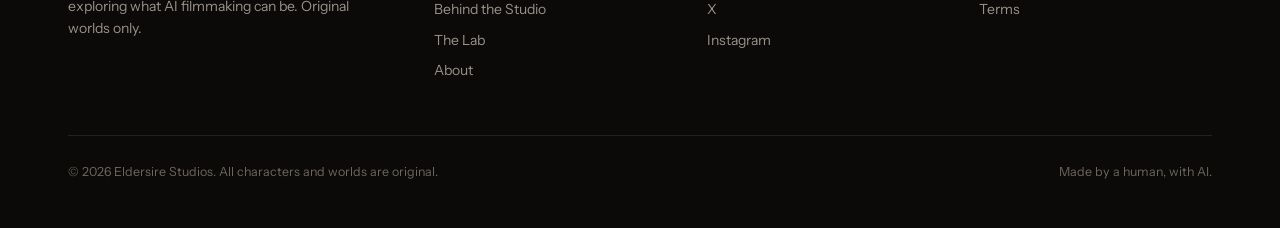
<file: rust-titan.html>
<!DOCTYPE html>
<html lang="en">
<head>
<meta charset="utf-8">
<meta name="viewport" content="width=device-width, initial-scale=1">
<title>Rust Titan — Part 1 — Eldersire Studios</title>
<meta name="description" content="Rust Titan, Part 1: an experimental anime cinematic. A young explorer, a buried mechanical giant.">
<meta property="og:title" content="Rust Titan — Part 1 — Eldersire Studios">
<meta property="og:description" content="Rust Titan, Part 1: an experimental anime cinematic. A young explorer, a buried mechanical giant.">
<meta property="og:image" content="https://eldersirestudios.com/assets/img/share.jpg">
<meta property="og:image:width" content="1200">
<meta property="og:image:height" content="627">
<meta name="twitter:card" content="summary_large_image">
<meta name="theme-color" content="#0b0a09">
<link rel="icon" href="data:image/svg+xml,%3Csvg xmlns='http://www.w3.org/2000/svg' viewBox='0 0 32 32'%3E%3Crect width='32' height='32' fill='%230b0a09'/%3E%3Ccircle cx='16' cy='16' r='6' fill='%235fe6ff'/%3E%3C/svg%3E">
<link rel="preconnect" href="https://fonts.googleapis.com">
<link rel="preconnect" href="https://fonts.gstatic.com" crossorigin>
<link href="https://fonts.googleapis.com/css2?family=Cormorant+Garamond:ital,wght@0,500;0,600;1,500&family=Instrument+Sans:wght@400;500&display=swap" rel="stylesheet">
<link rel="stylesheet" href="style.css">
</head>
<body>
<header class="nav">
  <div class="wrap">
    <a class="brand" href="index.html" aria-label="Eldersire Studios home"><span class="dot"></span>Eldersire Studios</a>
    <button class="menu-btn" aria-expanded="false" aria-label="Open menu">Menu</button>
    <nav class="nav-links"><a href="films.html" class="on">Films</a><a href="studio.html">Studio</a><a href="lab.html">Lab</a><a href="about.html">About</a></nav>
  </div>
</header>
<main>
<section>
  <div class="wrap film-hero">
    <div class="sticky load">
      <div class="frame"><video src="assets/film/rust_titan.mp4" poster="assets/img/poster.jpg" controls playsinline preload="metadata"></video></div>
      <div class="frame-cap"><span>Sound on</span><b>25 seconds</b></div>
    </div>
    <div>
      <span class="eyebrow load d1">Film 001 · Part 1 · Released November 2026</span>
      <h1 class="load d1">Rust Titan<br><em>Part 1</em></h1>
      <p class="tagline load d2">An experimental anime cinematic.</p>
      <p class="lede load d2">In a desert of buried machines, a young explorer named Sola brushes the sand from a strange rusted dome. Under her hand, something sparks. Something ancient opens its eye, and a giant rises from the dunes.</p>
      <div class="watch load d3">
        <a class="btn primary" href="https://www.youtube.com/shorts/NaF11bCmjj4" target="_blank" rel="noopener">Watch on YouTube <span class="arr">→</span></a>
        <a class="btn" href="https://x.com/RishiPatlolla/status/2118798592731414795" target="_blank" rel="noopener">Watch on X</a>
        <a class="btn" href="https://www.instagram.com/p/Df0mJaitShT/" target="_blank" rel="noopener">Instagram</a>
      </div>
      <p class="load d3" style="margin-top:18px"><a class="link" href="rust-titan-2.html">Part 2: It Wasn't Alone is out now</a></p>
      <dl class="credits load d4">
        <div><dt>Written &amp; directed</dt><dd>Rishi Patlolla</dd></div>
        <div><dt>Format</dt><dd>Vertical short film · 1080×1920 · 24 fps</dd></div>
        <div><dt>Style</dt><dd>Anime-inspired science fiction</dd></div>
        <div><dt>Design &amp; keyframes</dt><dd>Nano Banana Pro, from a locked character and world bible</dd></div>
        <div><dt>Motion</dt><dd>Runway multi-shot and Kling 4 via the Runway API</dd></div>
        <div><dt>Orchestration</dt><dd>Claude and GitHub Actions</dd></div>
        <div><dt>Edit &amp; finishing</dt><dd>FFmpeg assembly, DaVinci Resolve finishing</dd></div>
        <div><dt>Music &amp; sound</dt><dd>Selected, edited and mixed by hand</dd></div>
      </dl>
    </div>
  </div>
</section>

<section class="sec rule" style="margin-top:clamp(80px,10vw,140px)">
  <div class="wrap">
    <div class="sec-head"><div><span class="eyebrow rv">Selected frames</span><h2 class="rv d1">Five beats, one discovery</h2></div></div>
    <div class="frames">
      <figure class="rv"><img src="assets/img/frame_19.jpg" alt="The Titan stands over Sola" loading="lazy"><figcaption><b>05 · The rise</b>The payoff is held long enough to land.</figcaption></figure>
      <figure class="rv d1"><img src="assets/img/frame_1.jpg" alt="Sola in the machine graveyard" loading="lazy"><figcaption><b>01 · The world</b>A graveyard of half-buried machines.</figcaption></figure>
      <figure class="rv d2"><img src="assets/img/frame_4.jpg" alt="Sola brushing sand from the dome" loading="lazy"><figcaption><b>02 · The find</b>Curiosity before scale.</figcaption></figure>
      <figure class="rv d1"><img src="assets/img/frame_10.jpg" alt="Sparks under her palm" loading="lazy"><figcaption><b>03 · Contact</b>The insert shot sells the moment.</figcaption></figure>
      <figure class="rv d2"><img src="assets/img/frame_12.jpg" alt="The eye opens" loading="lazy"><figcaption><b>04 · The eye</b>The one cyan light that became the studio mark.</figcaption></figure>
    </div>
  </div>
</section>

<section class="sec rule">
  <div class="wrap">
    <div class="sec-head">
      <div><span class="eyebrow rv">Design first</span><h2 class="rv d1">Locked before a single frame moves</h2></div>
      <p class="lede rv d2" style="max-width:460px">Sola, the Titan and the desert were designed and frozen as references first. Every keyframe is generated against them, so the characters stay on-model shot to shot.</p>
    </div>
    <div class="trio">
      <figure class="rv"><img src="assets/img/design_sola.jpg" alt="Sola character design" loading="lazy"><figcaption><b>Sola</b>Goggles, scarf, satchel. The details checked in every shot.</figcaption></figure>
      <figure class="rv d1"><img src="assets/img/design_titan.jpg" alt="Rust Titan design" loading="lazy"><figcaption><b>The Titan</b>Rust-red plates, one cyan eye.</figcaption></figure>
      <figure class="rv d2"><img src="assets/img/design_desert.jpg" alt="Desert world design" loading="lazy"><figcaption><b>The world</b>A desert of buried machines at golden hour.</figcaption></figure>
    </div>
    <h3 class="rv" style="margin:80px 0 26px">Approved keyframes</h3>
    <div class="kfs">
      <figure class="rv"><img src="assets/img/kf_s1.jpg" alt="Keyframe 1" loading="lazy"><figcaption>Shot 1</figcaption></figure>
      <figure class="rv d1"><img src="assets/img/kf_s2.jpg" alt="Keyframe 2" loading="lazy"><figcaption>Shot 2</figcaption></figure>
      <figure class="rv d2"><img src="assets/img/kf_s3.jpg" alt="Keyframe 3" loading="lazy"><figcaption>Shot 3</figcaption></figure>
      <figure class="rv d1"><img src="assets/img/kf_s4.jpg" alt="Keyframe 4" loading="lazy"><figcaption>Shot 4</figcaption></figure>
      <figure class="rv d2"><img src="assets/img/kf_s5.jpg" alt="Keyframe 5" loading="lazy"><figcaption>Shot 5</figcaption></figure>
    </div>
  </div>
</section>

<section class="sec rule">
  <div class="wrap">
    <div class="sec-head">
      <div><span class="eyebrow rv">Raw vs final</span><h2 class="rv d1">What the machine gave us,<br><em>and what we kept.</em></h2></div>
    </div>
    <div class="compare">
      <div class="rv"><span class="label">Raw · multi-shot generation</span><div class="frame"><video src="assets/film/raw_multishot.mp4" muted loop playsinline controls preload="metadata"></video></div><figcaption>15 seconds straight out of Runway's multi-shot recipe. No sound, no grade, no edit.</figcaption></div>
      <div class="rv d1"><span class="label">Raw · the rise (Kling 4)</span><div class="frame"><video src="assets/film/raw_rise.mp4" muted loop playsinline controls preload="metadata"></video></div><figcaption>A separate shot, anchored to a final frame generated from the locked Titan design.</figcaption></div>
      <div class="final rv d2"><span class="label final">Final cut</span><div class="frame"><video src="assets/film/rust_titan.mp4" poster="assets/img/poster.jpg" controls playsinline preload="none"></video></div><figcaption>Edited, re-timed, scored, sound-designed and finished in DaVinci Resolve.</figcaption></div>
    </div>
    <ol class="changes">
      <li class="rv"><b>Cut the opening walk</b>Sola walked straight through a metal bolt. It failed our physical-plausibility check, so the film now opens on the world instead.</li>
      <li class="rv d1"><b>Removed a mid-shot model switch</b>An earlier version handed off between two models halfway through the rise, and you could see it. New rule: models only change at a cut.</li>
      <li class="rv"><b>Anchored the rise with an end frame</b>Without one, the Titan drifted into a different robot by the end of the shot. With a locked final frame, it stays itself.</li>
      <li class="rv d1"><b>Swapped an off-model shot</b>One generation lost Sola's goggles. It was replaced, not hidden.</li>
      <li class="rv"><b>Built the ending by hand</b>The Titan fades while its eye keeps glowing, then the studio card. Composited deterministically, not generated.</li>
      <li class="rv d1"><b>Music and sound, by a human</b>Picture is locked first; then music, desert ambience and metal are cut to the beats and mixed to streaming loudness.</li>
    </ol>
  </div>
</section>

<section class="sec rule">
  <div class="wrap">
    <div class="sec-head"><div><span class="eyebrow rv">The process</span><h2 class="rv d1">How Rust Titan was made</h2></div></div>
    <div class="pipe">
      <div class="stage human rv"><span class="n">01</span><h4>Idea &amp; shot list</h4><p>A five-beat story: world, find, contact, eye, rise. Each shot gets framing, angle and movement.</p><span class="tool">Rishi · Claude</span></div>
      <div class="stage rv d1"><span class="n">02</span><h4>Design bible</h4><p>Sola, the Titan and the desert designed, compared across models, then locked.</p><span class="tool">Nano Banana Pro</span></div>
      <div class="stage rv d2"><span class="n">03</span><h4>Model shoot-out</h4><p>The same shots run through five video models. Kling 4 held the designs best.</p><span class="tool">Runway API · GitHub Actions</span></div>
      <div class="stage human rv d3"><span class="n">04</span><h4>Edit &amp; finish</h4><p>Best takes cut together, ending composited, music and sound added, export checked.</p><span class="tool">FFmpeg · DaVinci Resolve</span></div>
    </div>
    <div class="btns rv" style="margin-top:50px">
      <a class="btn primary" href="rust-titan-2.html">Watch Part 2 <span class="arr">→</span></a>
      <a class="btn" href="lab.html">See the model shoot-out</a>
      <a class="btn" href="studio.html">The full pipeline</a>
    </div>
  </div>
</section>

</main>
<footer>
  <div class="wrap">
    <div>
      <a class="brand" href="index.html"><span class="dot"></span>Eldersire Studios</a>
      <p class="small" style="margin-top:16px;max-width:320px">An independent, human-directed film studio exploring what AI filmmaking can be. Original worlds only.</p>
    </div>
    <div><h5>Studio</h5><ul><li><a href="films.html">Films</a></li><li><a href="studio.html">Behind the Studio</a></li><li><a href="lab.html">The Lab</a></li><li><a href="about.html">About</a></li></ul></div>
    <div><h5>Follow</h5><ul><li><a href="https://www.youtube.com/@EldersireStudios" target="_blank" rel="noopener">YouTube</a></li><li><a href="https://x.com/RishiPatlolla" target="_blank" rel="noopener">X</a></li><li><a href="https://www.instagram.com/eldersirestudios" target="_blank" rel="noopener">Instagram</a></li></ul></div>
    <div><h5>Legal</h5><ul><li><a href="privacy.html">Privacy</a></li><li><a href="terms.html">Terms</a></li></ul></div>
    <div class="fine"><span>&copy; <span id="y">2026</span> Eldersire Studios. All characters and worlds are original.</span><span>Made by a human, with AI.</span></div>
  </div>
</footer>
<script src="site.js"></script>
</body>
</html>
</file>
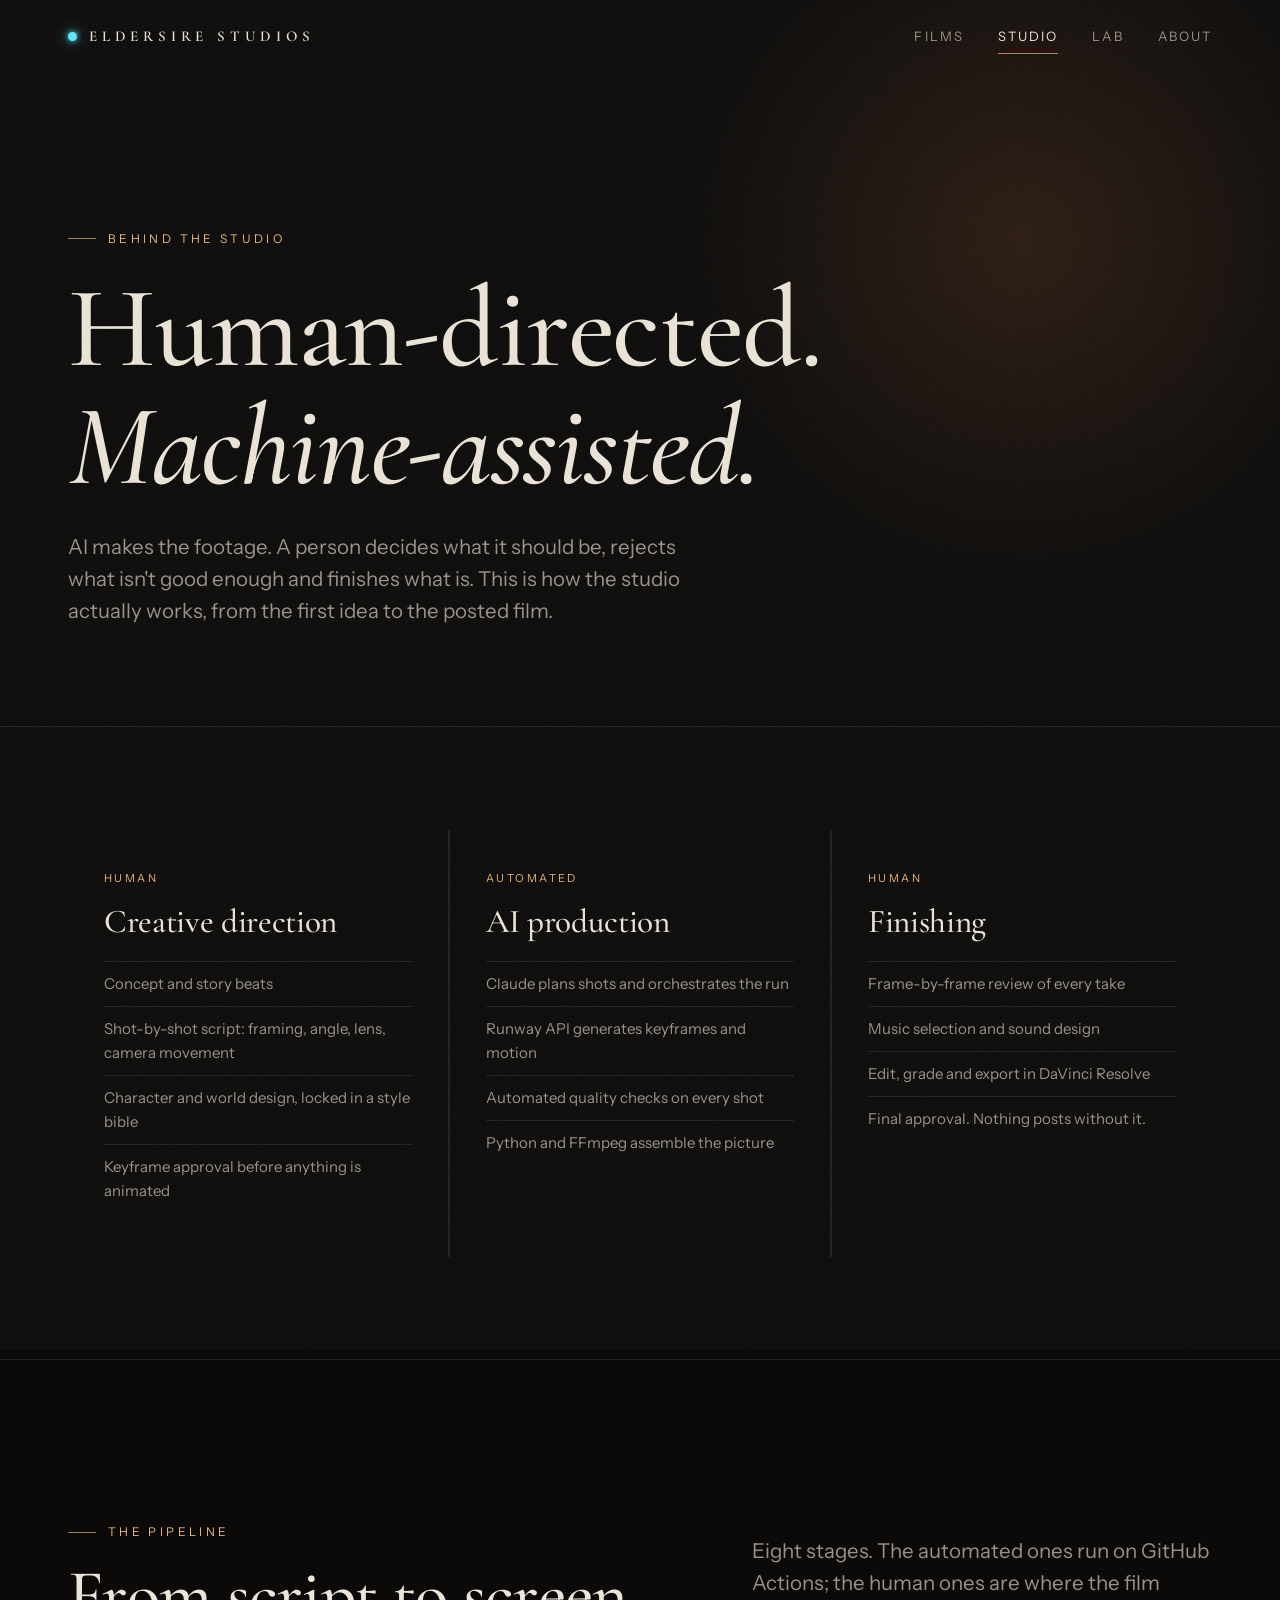
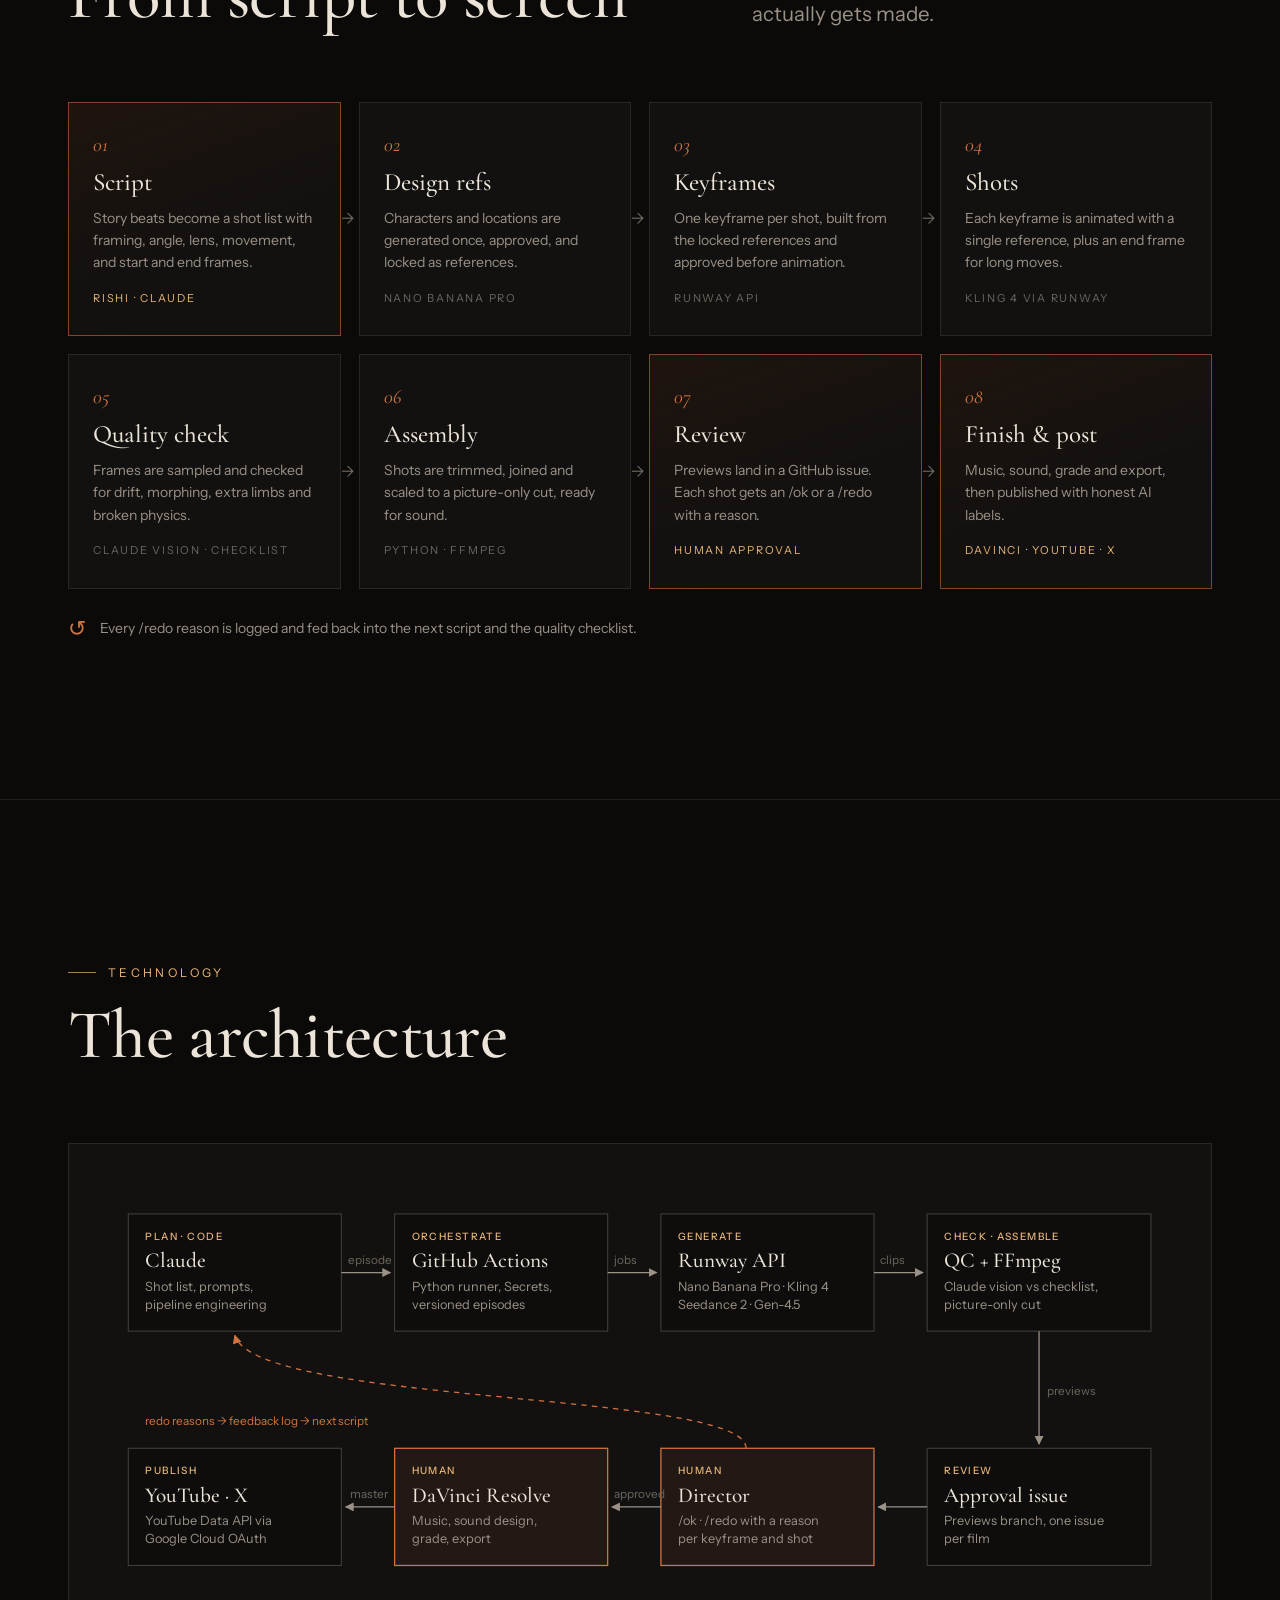
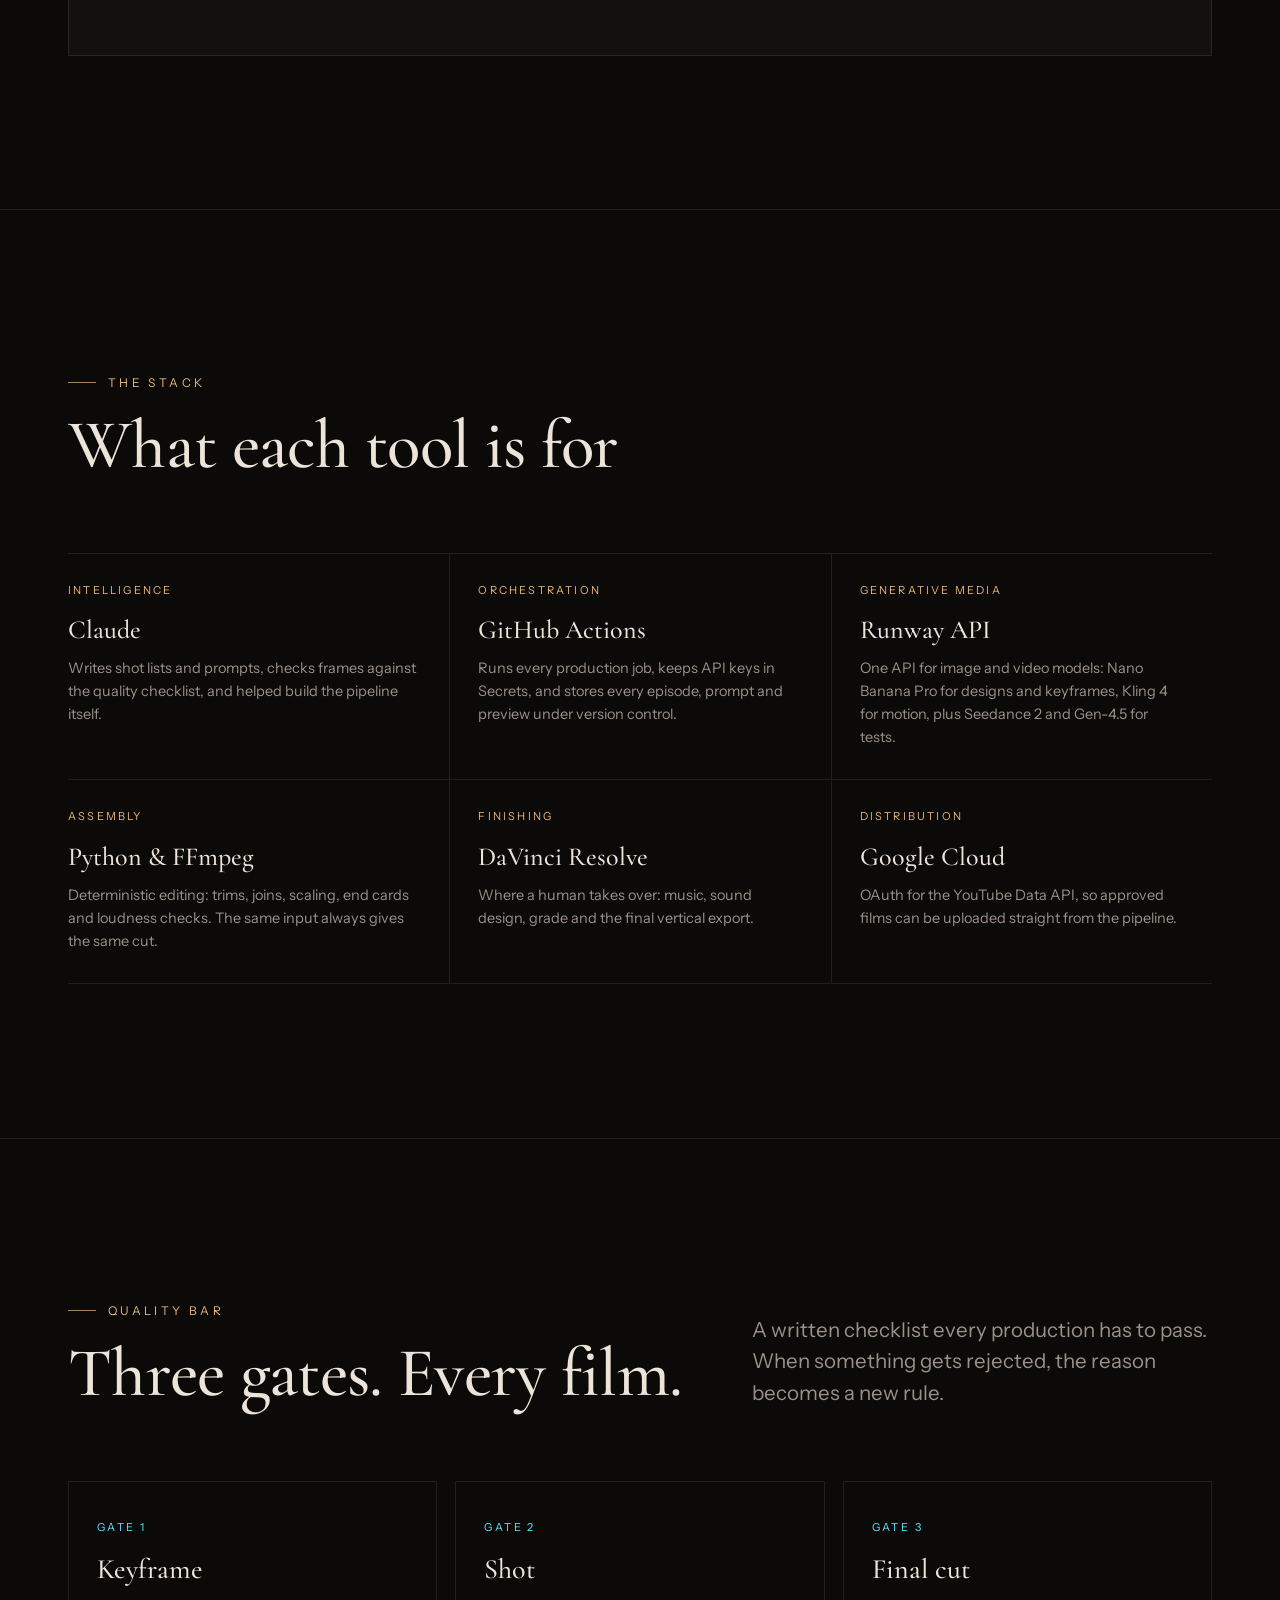
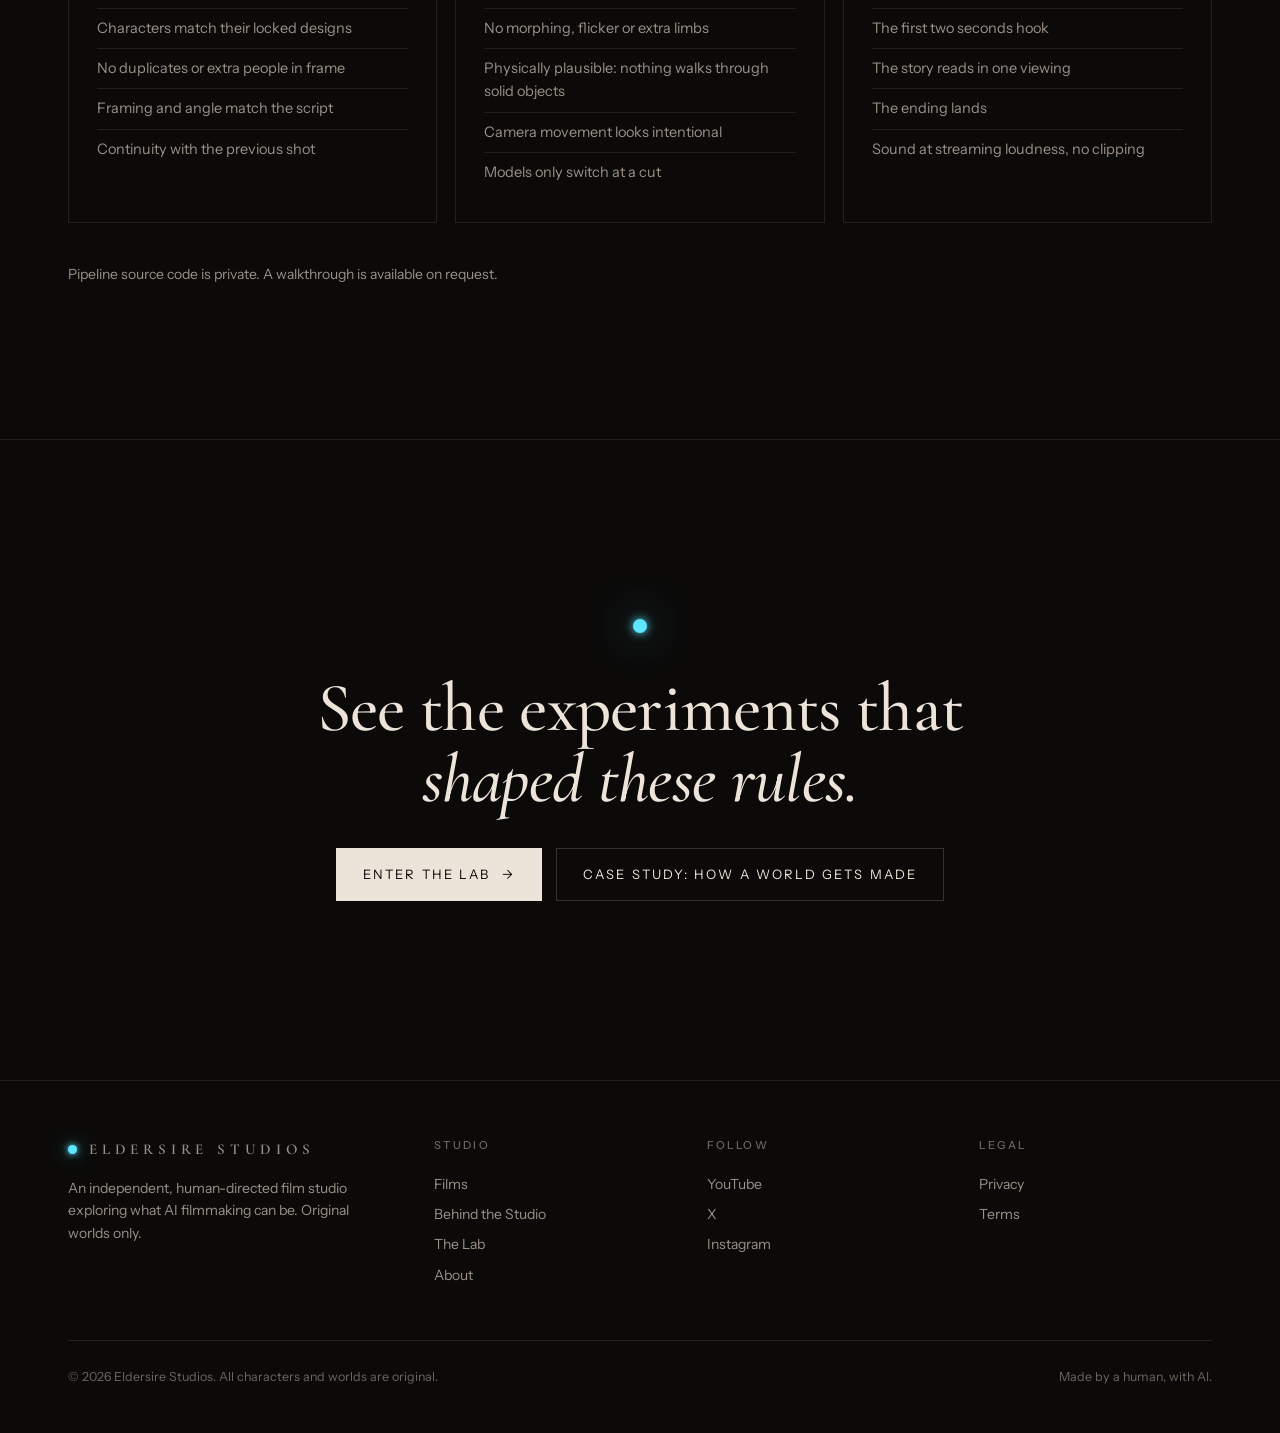
<file: studio.html>
<!DOCTYPE html>
<html lang="en">
<head>
<meta charset="utf-8">
<meta name="viewport" content="width=device-width, initial-scale=1">
<title>Behind the Studio — Eldersire Studios</title>
<meta name="description" content="How Eldersire Studios makes films: human creative direction, an automated AI production pipeline and hands-on finishing.">
<meta property="og:title" content="Behind the Studio — Eldersire Studios">
<meta property="og:description" content="How Eldersire Studios makes films: human creative direction, an automated AI production pipeline and hands-on finishing.">
<meta property="og:image" content="https://eldersirestudios.com/assets/img/share.jpg">
<meta property="og:image:width" content="1200">
<meta property="og:image:height" content="627">
<meta name="twitter:card" content="summary_large_image">
<meta name="theme-color" content="#0b0a09">
<link rel="icon" href="data:image/svg+xml,%3Csvg xmlns='http://www.w3.org/2000/svg' viewBox='0 0 32 32'%3E%3Crect width='32' height='32' fill='%230b0a09'/%3E%3Ccircle cx='16' cy='16' r='6' fill='%235fe6ff'/%3E%3C/svg%3E">
<link rel="preconnect" href="https://fonts.googleapis.com">
<link rel="preconnect" href="https://fonts.gstatic.com" crossorigin>
<link href="https://fonts.googleapis.com/css2?family=Cormorant+Garamond:ital,wght@0,500;0,600;1,500&family=Instrument+Sans:wght@400;500&display=swap" rel="stylesheet">
<link rel="stylesheet" href="style.css">
</head>
<body>
<header class="nav">
  <div class="wrap">
    <a class="brand" href="index.html" aria-label="Eldersire Studios home"><span class="dot"></span>Eldersire Studios</a>
    <button class="menu-btn" aria-expanded="false" aria-label="Open menu">Menu</button>
    <nav class="nav-links"><a href="films.html">Films</a><a href="studio.html" class="on">Studio</a><a href="lab.html">Lab</a><a href="about.html">About</a></nav>
  </div>
</header>
<main>
<section class="page-head">
  <div class="glow" aria-hidden="true"></div>
  <div class="wrap">
    <span class="eyebrow load">Behind the Studio</span>
    <h1 class="load d1">Human-directed.<br><em>Machine-assisted.</em></h1>
    <p class="lede load d2">AI makes the footage. A person decides what it should be, rejects what isn't good enough and finishes what is. This is how the studio actually works, from the first idea to the posted film.</p>
  </div>
</section>

<section class="sec tight rule">
  <div class="wrap">
    <div class="pillars">
      <div class="pillar rv">
        <span class="who">Human</span><h3>Creative direction</h3>
        <ul><li>Concept and story beats</li><li>Shot-by-shot script: framing, angle, lens, camera movement</li><li>Character and world design, locked in a style bible</li><li>Keyframe approval before anything is animated</li></ul>
      </div>
      <div class="pillar rv d1">
        <span class="who">Automated</span><h3>AI production</h3>
        <ul><li>Claude plans shots and orchestrates the run</li><li>Runway API generates keyframes and motion</li><li>Automated quality checks on every shot</li><li>Python and FFmpeg assemble the picture</li></ul>
      </div>
      <div class="pillar rv d2">
        <span class="who">Human</span><h3>Finishing</h3>
        <ul><li>Frame-by-frame review of every take</li><li>Music selection and sound design</li><li>Edit, grade and export in DaVinci Resolve</li><li>Final approval. Nothing posts without it.</li></ul>
      </div>
    </div>
  </div>
</section>

<section class="sec rule">
  <div class="wrap">
    <div class="sec-head">
      <div><span class="eyebrow rv">The pipeline</span><h2 class="rv d1">From script to screen</h2></div>
      <p class="lede rv d2" style="max-width:460px">Eight stages. The automated ones run on GitHub Actions; the human ones are where the film actually gets made.</p>
    </div>
    <div class="pipe">
      <div class="stage human rv"><span class="n">01</span><h4>Script</h4><p>Story beats become a shot list with framing, angle, lens, movement, and start and end frames.</p><span class="tool">Rishi · Claude</span></div>
      <div class="stage rv d1"><span class="n">02</span><h4>Design refs</h4><p>Characters and locations are generated once, approved, and locked as references.</p><span class="tool">Nano Banana Pro</span></div>
      <div class="stage rv d2"><span class="n">03</span><h4>Keyframes</h4><p>One keyframe per shot, built from the locked references and approved before animation.</p><span class="tool">Runway API</span></div>
      <div class="stage rv d3"><span class="n">04</span><h4>Shots</h4><p>Each keyframe is animated with a single reference, plus an end frame for long moves.</p><span class="tool">Kling 4 via Runway</span></div>
      <div class="stage rv"><span class="n">05</span><h4>Quality check</h4><p>Frames are sampled and checked for drift, morphing, extra limbs and broken physics.</p><span class="tool">Claude vision · checklist</span></div>
      <div class="stage rv d1"><span class="n">06</span><h4>Assembly</h4><p>Shots are trimmed, joined and scaled to a picture-only cut, ready for sound.</p><span class="tool">Python · FFmpeg</span></div>
      <div class="stage human rv d2"><span class="n">07</span><h4>Review</h4><p>Previews land in a GitHub issue. Each shot gets an /ok or a /redo with a reason.</p><span class="tool">Human approval</span></div>
      <div class="stage human rv d3"><span class="n">08</span><h4>Finish &amp; post</h4><p>Music, sound, grade and export, then published with honest AI labels.</p><span class="tool">DaVinci · YouTube · X</span></div>
    </div>
    <p class="loop-note rv">Every /redo reason is logged and fed back into the next script and the quality checklist.</p>
  </div>
</section>

<section class="sec rule">
  <div class="wrap">
    <div class="sec-head">
      <div><span class="eyebrow rv">Technology</span><h2 class="rv d1">The architecture</h2></div>
      <p class="lede rv d2" style="max-width:460px">How the services talk to each other. Keys live in GitHub Secrets, never in code or chat.</p>
    </div>
    <div class="arch rv">
      <svg viewBox="0 0 1000 400" role="img" aria-label="Pipeline architecture diagram">
        <defs>
          <marker id="ah" viewBox="0 0 10 10" refX="9" refY="5" markerWidth="7" markerHeight="7" orient="auto-start-reverse"><path d="M0 0L10 5L0 10z" fill="#9a9187"/></marker>
          <marker id="ahr" viewBox="0 0 10 10" refX="9" refY="5" markerWidth="7" markerHeight="7" orient="auto-start-reverse"><path d="M0 0L10 5L0 10z" fill="#d2733f"/></marker>
        </defs>
        <style>
          .bx{fill:#0f0d0c;stroke:rgba(236,228,216,.22);stroke-width:1}
          .hb{fill:rgba(210,115,63,.08);stroke:#d2733f;stroke-width:1.2}
          .t{font:500 20px 'Cormorant Garamond',Georgia,serif;fill:#ece4d8}
          .s{font:12px 'Instrument Sans',Arial,sans-serif;fill:#9a9187}
          .k{font:500 9.5px 'Instrument Sans',Arial,sans-serif;fill:#e9b779;letter-spacing:.14em}
          .ln{stroke:#9a9187;stroke-width:1.2;fill:none}
          .fb{stroke:#d2733f;stroke-width:1.2;fill:none;stroke-dasharray:5 5}
          .lb{font:11px 'Instrument Sans',Arial,sans-serif;fill:#6d665e}
        </style>
        <!-- row 1 -->
        <rect class="bx" x="20" y="30" width="200" height="110"/><text class="k" x="36" y="54">PLAN · CODE</text><text class="t" x="36" y="80">Claude</text><text class="s" x="36" y="102">Shot list, prompts,</text><text class="s" x="36" y="119">pipeline engineering</text>
        <rect class="bx" x="270" y="30" width="200" height="110"/><text class="k" x="286" y="54">ORCHESTRATE</text><text class="t" x="286" y="80">GitHub Actions</text><text class="s" x="286" y="102">Python runner, Secrets,</text><text class="s" x="286" y="119">versioned episodes</text>
        <rect class="bx" x="520" y="30" width="200" height="110"/><text class="k" x="536" y="54">GENERATE</text><text class="t" x="536" y="80">Runway API</text><text class="s" x="536" y="102">Nano Banana Pro · Kling 4</text><text class="s" x="536" y="119">Seedance 2 · Gen-4.5</text>
        <rect class="bx" x="770" y="30" width="210" height="110"/><text class="k" x="786" y="54">CHECK · ASSEMBLE</text><text class="t" x="786" y="80">QC + FFmpeg</text><text class="s" x="786" y="102">Claude vision vs checklist,</text><text class="s" x="786" y="119">picture-only cut</text>
        <path class="ln" d="M220 85H266" marker-end="url(#ah)"/><path class="ln" d="M470 85H516" marker-end="url(#ah)"/><path class="ln" d="M720 85H766" marker-end="url(#ah)"/>
        <text class="lb" x="226" y="77">episode</text><text class="lb" x="476" y="77">jobs</text><text class="lb" x="726" y="77">clips</text>
        <!-- down -->
        <path class="ln" d="M875 140V246" marker-end="url(#ah)"/><text class="lb" x="882" y="200">previews</text>
        <!-- row 2 -->
        <rect class="bx" x="770" y="250" width="210" height="110"/><text class="k" x="786" y="274">REVIEW</text><text class="t" x="786" y="300">Approval issue</text><text class="s" x="786" y="322">Previews branch, one issue</text><text class="s" x="786" y="339">per film</text>
        <rect class="hb" x="520" y="250" width="200" height="110"/><text class="k" x="536" y="274">HUMAN</text><text class="t" x="536" y="300">Director</text><text class="s" x="536" y="322">/ok · /redo with a reason</text><text class="s" x="536" y="339">per keyframe and shot</text>
        <rect class="hb" x="270" y="250" width="200" height="110"/><text class="k" x="286" y="274">HUMAN</text><text class="t" x="286" y="300">DaVinci Resolve</text><text class="s" x="286" y="322">Music, sound design,</text><text class="s" x="286" y="339">grade, export</text>
        <rect class="bx" x="20" y="250" width="200" height="110"/><text class="k" x="36" y="274">PUBLISH</text><text class="t" x="36" y="300">YouTube · X</text><text class="s" x="36" y="322">YouTube Data API via</text><text class="s" x="36" y="339">Google Cloud OAuth</text>
        <path class="ln" d="M770 305H724" marker-end="url(#ah)"/><path class="ln" d="M520 305H474" marker-end="url(#ah)"/><path class="ln" d="M270 305H224" marker-end="url(#ah)"/>
        <text class="lb" x="476" y="297">approved</text><text class="lb" x="228" y="297">master</text>
        <!-- feedback -->
        <path class="fb" d="M600 250C600 196 140 210 120 144" marker-end="url(#ahr)"/>
        <text class="lb" x="36" y="228" style="fill:#d2733f">redo reasons → feedback log → next script</text>
      </svg>
      <ol class="arch-m">
        <li><b>Claude</b><span>Shot list, prompts, pipeline engineering</span></li>
        <li><b>GitHub Actions</b><span>Runs every job · keys in Secrets</span></li>
        <li><b>Runway API</b><span>Nano Banana Pro · Kling 4 · Seedance 2 · Gen-4.5</span></li>
        <li><b>QC + FFmpeg</b><span>Claude vision vs checklist · picture-only cut</span></li>
        <li><b>Approval issue</b><span>Previews for every keyframe and shot</span></li>
        <li class="h"><b>Director</b><span>/ok or /redo with a reason ↺ feeds the next script</span></li>
        <li class="h"><b>DaVinci Resolve</b><span>Music, sound design, grade, export</span></li>
        <li><b>YouTube · X</b><span>YouTube Data API via Google Cloud OAuth</span></li>
      </ol>
    </div>
  </div>
</section>

<section class="sec rule">
  <div class="wrap">
    <div class="sec-head"><div><span class="eyebrow rv">The stack</span><h2 class="rv d1">What each tool is for</h2></div></div>
    <div class="stack">
      <div class="rv"><span class="role">Intelligence</span><h4>Claude</h4><p>Writes shot lists and prompts, checks frames against the quality checklist, and helped build the pipeline itself.</p></div>
      <div class="rv d1"><span class="role">Orchestration</span><h4>GitHub Actions</h4><p>Runs every production job, keeps API keys in Secrets, and stores every episode, prompt and preview under version control.</p></div>
      <div class="rv d2"><span class="role">Generative media</span><h4>Runway API</h4><p>One API for image and video models: Nano Banana Pro for designs and keyframes, Kling 4 for motion, plus Seedance 2 and Gen-4.5 for tests.</p></div>
      <div class="rv"><span class="role">Assembly</span><h4>Python &amp; FFmpeg</h4><p>Deterministic editing: trims, joins, scaling, end cards and loudness checks. The same input always gives the same cut.</p></div>
      <div class="rv d1"><span class="role">Finishing</span><h4>DaVinci Resolve</h4><p>Where a human takes over: music, sound design, grade and the final vertical export.</p></div>
      <div class="rv d2"><span class="role">Distribution</span><h4>Google Cloud</h4><p>OAuth for the YouTube Data API, so approved films can be uploaded straight from the pipeline.</p></div>
    </div>
  </div>
</section>

<section class="sec rule">
  <div class="wrap">
    <div class="sec-head">
      <div><span class="eyebrow rv">Quality bar</span><h2 class="rv d1">Three gates. Every film.</h2></div>
      <p class="lede rv d2" style="max-width:460px">A written checklist every production has to pass. When something gets rejected, the reason becomes a new rule.</p>
    </div>
    <div class="gates">
      <div class="gate rv"><span class="g">Gate 1</span><h4>Keyframe</h4><ul><li>Characters match their locked designs</li><li>No duplicates or extra people in frame</li><li>Framing and angle match the script</li><li>Continuity with the previous shot</li></ul></div>
      <div class="gate rv d1"><span class="g">Gate 2</span><h4>Shot</h4><ul><li>No morphing, flicker or extra limbs</li><li>Physically plausible: nothing walks through solid objects</li><li>Camera movement looks intentional</li><li>Models only switch at a cut</li></ul></div>
      <div class="gate rv d2"><span class="g">Gate 3</span><h4>Final cut</h4><ul><li>The first two seconds hook</li><li>The story reads in one viewing</li><li>The ending lands</li><li>Sound at streaming loudness, no clipping</li></ul></div>
    </div>
    <p class="small muted rv" style="margin-top:40px">Pipeline source code is private. A walkthrough is available on request.</p>
  </div>
</section>

<section class="cta rule">
  <div class="wrap">
    <div class="eye" aria-hidden="true"></div>
    <h2 class="rv">See the experiments that<br><em>shaped these rules.</em></h2>
    <div class="btns rv d1"><a class="btn primary" href="lab.html">Enter the Lab <span class="arr">→</span></a><a class="btn" href="making-world-02.html">Case study: how a world gets made</a></div>
  </div>
</section>

</main>
<footer>
  <div class="wrap">
    <div>
      <a class="brand" href="index.html"><span class="dot"></span>Eldersire Studios</a>
      <p class="small" style="margin-top:16px;max-width:320px">An independent, human-directed film studio exploring what AI filmmaking can be. Original worlds only.</p>
    </div>
    <div><h5>Studio</h5><ul><li><a href="films.html">Films</a></li><li><a href="studio.html">Behind the Studio</a></li><li><a href="lab.html">The Lab</a></li><li><a href="about.html">About</a></li></ul></div>
    <div><h5>Follow</h5><ul><li><a href="https://www.youtube.com/@EldersireStudios" target="_blank" rel="noopener">YouTube</a></li><li><a href="https://x.com/RishiPatlolla" target="_blank" rel="noopener">X</a></li><li><a href="https://www.instagram.com/eldersirestudios" target="_blank" rel="noopener">Instagram</a></li></ul></div>
    <div><h5>Legal</h5><ul><li><a href="privacy.html">Privacy</a></li><li><a href="terms.html">Terms</a></li></ul></div>
    <div class="fine"><span>&copy; <span id="y">2026</span> Eldersire Studios. All characters and worlds are original.</span><span>Made by a human, with AI.</span></div>
  </div>
</footer>
<script src="site.js"></script>
</body>
</html>
</file>
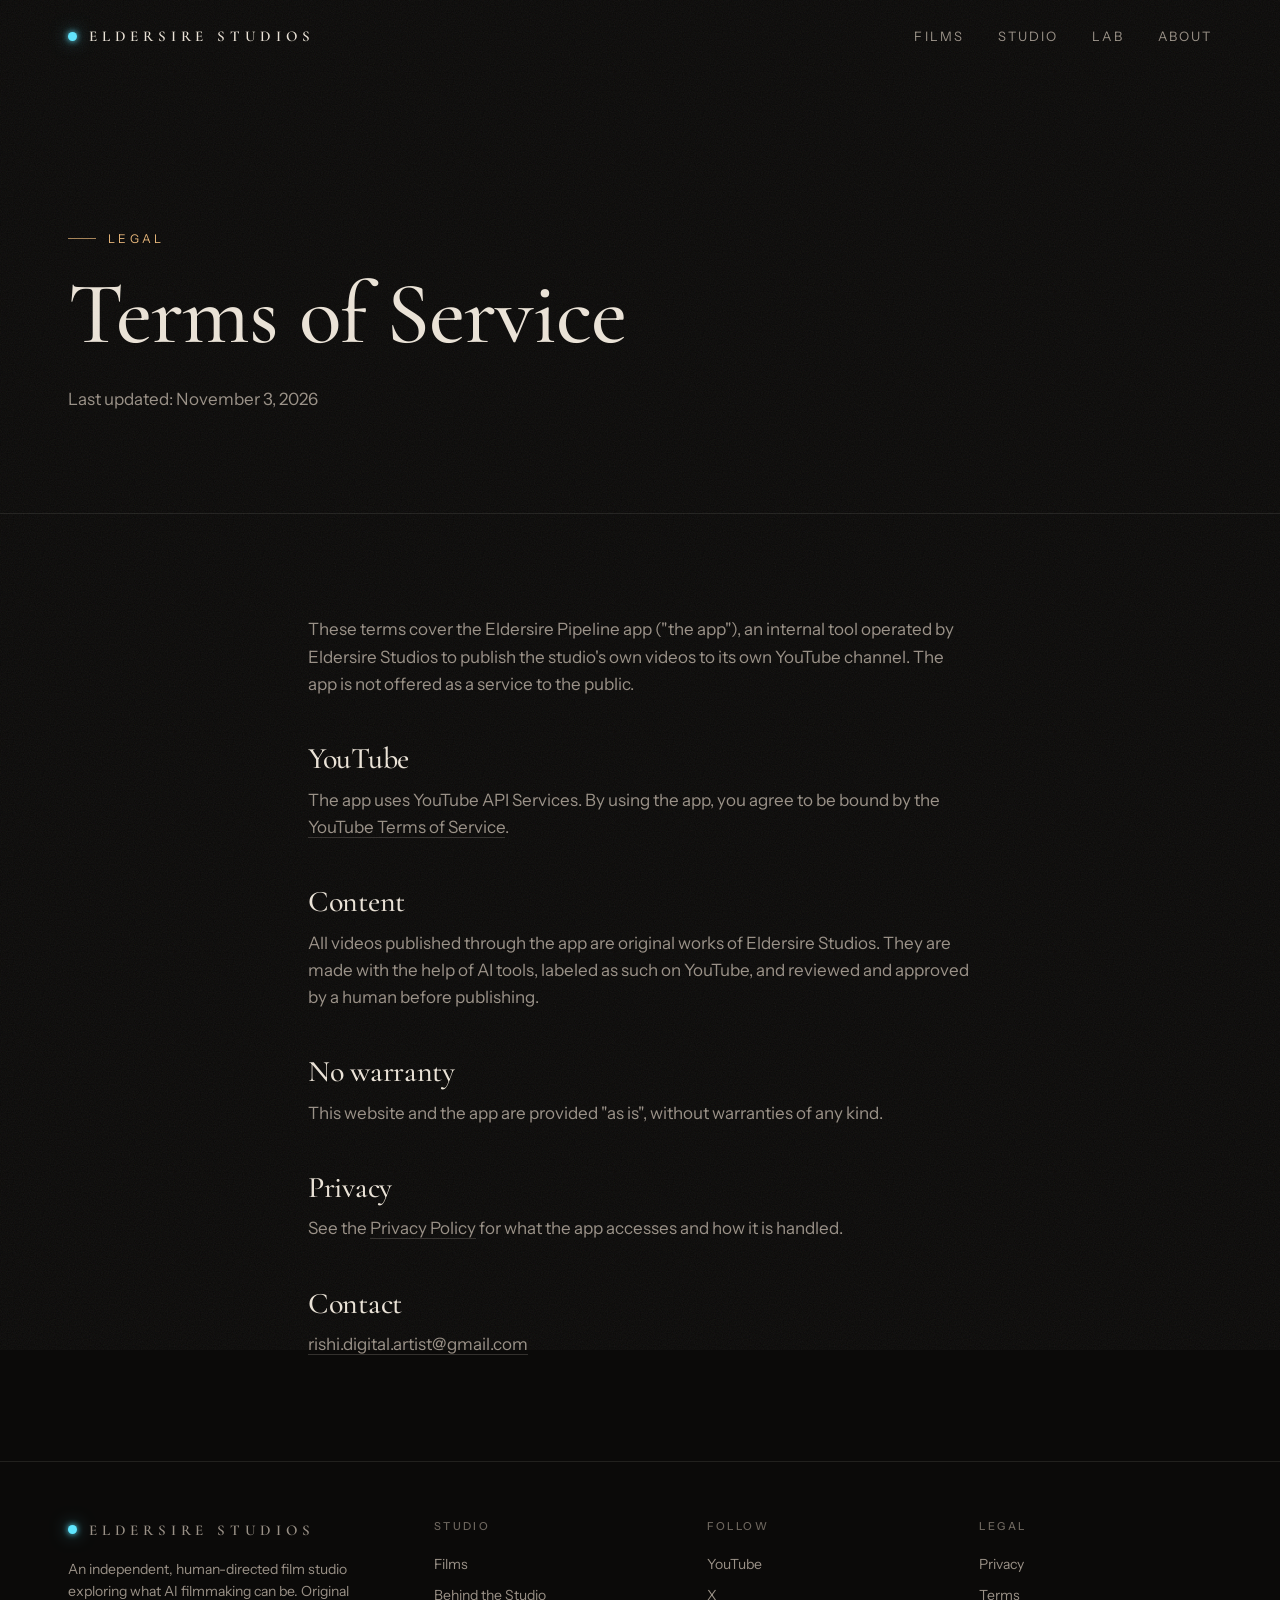
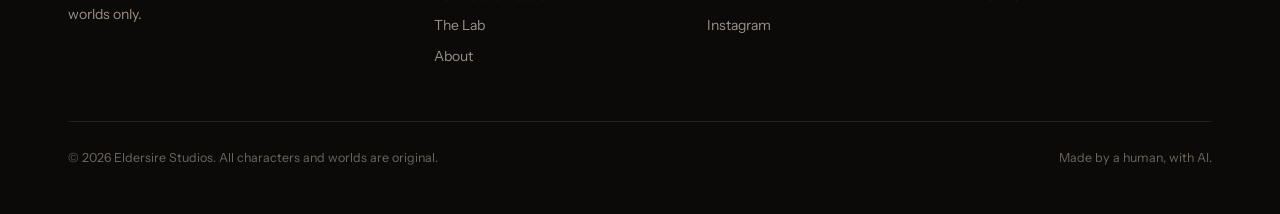
<file: terms.html>
<!DOCTYPE html>
<html lang="en">
<head>
<meta charset="utf-8">
<meta name="viewport" content="width=device-width, initial-scale=1">
<title>Terms of Service — Eldersire Studios</title>
<meta name="description" content="Terms of service for Eldersire Studios.">
<meta property="og:title" content="Terms of Service — Eldersire Studios">
<meta property="og:description" content="Terms of service for Eldersire Studios.">
<meta property="og:image" content="https://eldersirestudios.com/assets/img/share.jpg">
<meta property="og:image:width" content="1200">
<meta property="og:image:height" content="627">
<meta name="twitter:card" content="summary_large_image">
<meta name="theme-color" content="#0b0a09">
<link rel="icon" href="data:image/svg+xml,%3Csvg xmlns='http://www.w3.org/2000/svg' viewBox='0 0 32 32'%3E%3Crect width='32' height='32' fill='%230b0a09'/%3E%3Ccircle cx='16' cy='16' r='6' fill='%235fe6ff'/%3E%3C/svg%3E">
<link rel="preconnect" href="https://fonts.googleapis.com">
<link rel="preconnect" href="https://fonts.gstatic.com" crossorigin>
<link href="https://fonts.googleapis.com/css2?family=Cormorant+Garamond:ital,wght@0,500;0,600;1,500&family=Instrument+Sans:wght@400;500&display=swap" rel="stylesheet">
<link rel="stylesheet" href="style.css">
</head>
<body>
<header class="nav">
  <div class="wrap">
    <a class="brand" href="index.html" aria-label="Eldersire Studios home"><span class="dot"></span>Eldersire Studios</a>
    <button class="menu-btn" aria-expanded="false" aria-label="Open menu">Menu</button>
    <nav class="nav-links"><a href="films.html">Films</a><a href="studio.html">Studio</a><a href="lab.html">Lab</a><a href="about.html">About</a></nav>
  </div>
</header>
<main>
<section class="page-head">
  <div class="wrap">
    <span class="eyebrow load">Legal</span>
    <h1 class="load d1" style="font-size:clamp(48px,7vw,88px)">Terms of Service</h1>
    <p class="muted load d2">Last updated: November 3, 2026</p>
  </div>
</section>
<section class="sec tight rule">
  <div class="wrap legal">

    <p>These terms cover the Eldersire Pipeline app ("the app"), an internal tool operated by Eldersire Studios
       to publish the studio's own videos to its own YouTube channel. The app is not offered as a service to the public.</p>

    <h2>YouTube</h2>
    <p>The app uses YouTube API Services. By using the app, you agree to be bound by the
       <a href="https://www.youtube.com/t/terms">YouTube Terms of Service</a>.</p>

    <h2>Content</h2>
    <p>All videos published through the app are original works of Eldersire Studios. They are made with the help
       of AI tools, labeled as such on YouTube, and reviewed and approved by a human before publishing.</p>

    <h2>No warranty</h2>
    <p>This website and the app are provided "as is", without warranties of any kind.</p>

    <h2>Privacy</h2>
    <p>See the <a href="privacy.html">Privacy Policy</a> for what the app accesses and how it is handled.</p>

    <h2>Contact</h2>
    <p><a href="mailto:rishi.digital.artist@gmail.com">rishi.digital.artist@gmail.com</a></p>
    </div>
</section>

</main>
<footer>
  <div class="wrap">
    <div>
      <a class="brand" href="index.html"><span class="dot"></span>Eldersire Studios</a>
      <p class="small" style="margin-top:16px;max-width:320px">An independent, human-directed film studio exploring what AI filmmaking can be. Original worlds only.</p>
    </div>
    <div><h5>Studio</h5><ul><li><a href="films.html">Films</a></li><li><a href="studio.html">Behind the Studio</a></li><li><a href="lab.html">The Lab</a></li><li><a href="about.html">About</a></li></ul></div>
    <div><h5>Follow</h5><ul><li><a href="https://www.youtube.com/@EldersireStudios" target="_blank" rel="noopener">YouTube</a></li><li><a href="https://x.com/RishiPatlolla" target="_blank" rel="noopener">X</a></li><li><a href="https://www.instagram.com/eldersirestudios" target="_blank" rel="noopener">Instagram</a></li></ul></div>
    <div><h5>Legal</h5><ul><li><a href="privacy.html">Privacy</a></li><li><a href="terms.html">Terms</a></li></ul></div>
    <div class="fine"><span>&copy; <span id="y">2026</span> Eldersire Studios. All characters and worlds are original.</span><span>Made by a human, with AI.</span></div>
  </div>
</footer>
<script src="site.js"></script>
</body>
</html>
</file>
<file: style.css>
/* Eldersire Studios — site styles */
:root{
  --bg:#0b0a09;
  --bg-2:#131110;
  --bg-3:#1b1816;
  --line:rgba(236,228,216,.10);
  --line-2:rgba(236,228,216,.18);
  --text:#ece4d8;
  --muted:#9a9187;
  --dim:#6d665e;
  --rust:#d2733f;
  --sand:#e9b779;
  --eye:#5fe6ff;
  --serif:"Cormorant Garamond","Cormorant",Georgia,serif;
  --sans:"Instrument Sans","Helvetica Neue",Arial,sans-serif;
  --wrap:1240px;
  --pad:clamp(20px,4vw,48px);
}
*{box-sizing:border-box;margin:0;padding:0}
html{scroll-behavior:smooth;-webkit-text-size-adjust:100%}
body{background:var(--bg);color:var(--text);font-family:var(--sans);font-size:17px;line-height:1.6;-webkit-font-smoothing:antialiased;overflow-x:hidden}
img,video{display:block;max-width:100%}
a{color:inherit;text-decoration:none}
::selection{background:var(--rust);color:#120d0a}

/* film grain */
body::after{content:"";position:fixed;inset:-50%;pointer-events:none;z-index:100;opacity:.07;
  background-image:url("data:image/svg+xml,%3Csvg xmlns='http://www.w3.org/2000/svg' width='220' height='220'%3E%3Cfilter id='n'%3E%3CfeTurbulence type='fractalNoise' baseFrequency='.85' numOctaves='3' stitchTiles='stitch'/%3E%3C/filter%3E%3Crect width='100%25' height='100%25' filter='url(%23n)'/%3E%3C/svg%3E");
  animation:grain 1.2s steps(6) infinite}
@keyframes grain{0%{transform:translate(0,0)}20%{transform:translate(-3%,2%)}40%{transform:translate(2%,-3%)}60%{transform:translate(-2%,-1%)}80%{transform:translate(3%,3%)}100%{transform:translate(0,0)}}

.wrap{max-width:var(--wrap);margin:0 auto;padding:0 var(--pad)}

/* ---------- nav ---------- */
.nav{position:fixed;top:0;left:0;right:0;z-index:50;transition:background .4s,border-color .4s;border-bottom:1px solid transparent}
.nav.solid{background:rgba(11,10,9,.82);backdrop-filter:blur(14px);-webkit-backdrop-filter:blur(14px);border-color:var(--line)}
.nav .wrap{display:flex;align-items:center;justify-content:space-between;height:72px}
.brand{display:flex;align-items:center;gap:12px;font-family:var(--serif);font-weight:600;letter-spacing:.32em;font-size:15px;text-transform:uppercase;white-space:nowrap}
.brand .dot{width:9px;height:9px;border-radius:50%;background:var(--eye);box-shadow:0 0 6px var(--eye),0 0 18px rgba(95,230,255,.6);animation:pulse 3.2s ease-in-out infinite;flex:none}
@keyframes pulse{0%,100%{opacity:1;box-shadow:0 0 6px var(--eye),0 0 18px rgba(95,230,255,.6)}50%{opacity:.55;box-shadow:0 0 3px var(--eye),0 0 8px rgba(95,230,255,.3)}}
.nav-links{display:flex;gap:34px;font-size:13px;letter-spacing:.16em;text-transform:uppercase;color:var(--muted)}
.nav-links a{position:relative;transition:color .25s}
.nav-links a:hover,.nav-links a.on{color:var(--text)}
.nav-links a.on::after{content:"";position:absolute;left:0;right:0;bottom:-8px;height:1px;background:var(--rust)}
.menu-btn{display:none;background:none;border:0;color:var(--text);font:inherit;font-size:12px;letter-spacing:.18em;text-transform:uppercase;cursor:pointer;padding:10px 0}
@media (max-width:820px){
  .menu-btn{display:block}
  .nav-links{position:fixed;inset:72px 0 auto 0;flex-direction:column;gap:0;background:rgba(11,10,9,.97);border-bottom:1px solid var(--line);padding:8px var(--pad) 20px;display:none}
  .nav-links.open{display:flex}
  .nav-links a{padding:14px 0;border-bottom:1px solid var(--line);font-size:14px}
  .nav-links a.on::after{display:none}
}

/* ---------- type ---------- */
.eyebrow{font-size:12px;letter-spacing:.28em;text-transform:uppercase;color:var(--sand);display:inline-flex;align-items:center;gap:12px}
.eyebrow::before{content:"";width:28px;height:1px;background:currentColor;opacity:.7}
h1,h2,h3{font-family:var(--serif);font-weight:500;line-height:1.02;letter-spacing:-.01em}
.display{font-size:clamp(52px,9vw,128px)}
h2{font-size:clamp(38px,5.4vw,72px)}
h3{font-size:clamp(26px,2.6vw,34px);line-height:1.12}
em{font-style:italic}
.lede{font-size:clamp(18px,1.6vw,21px);color:var(--muted);max-width:620px;line-height:1.55}
p+p{margin-top:1em}
.muted{color:var(--muted)}
.small{font-size:14px}

/* ---------- buttons ---------- */
.btns{display:flex;flex-wrap:wrap;gap:14px}
.btn{display:inline-flex;align-items:center;gap:12px;padding:15px 26px;font-size:13px;letter-spacing:.16em;text-transform:uppercase;border:1px solid var(--line-2);transition:all .3s;border-radius:0}
.btn:hover{border-color:var(--text);background:rgba(236,228,216,.05)}
.btn.primary{background:var(--text);color:#0d0b0a;border-color:var(--text)}
.btn.primary:hover{background:var(--sand);border-color:var(--sand)}
.btn .arr{transition:transform .3s}
.btn:hover .arr{transform:translateX(4px)}
.link{font-size:13px;letter-spacing:.16em;text-transform:uppercase;border-bottom:1px solid var(--line-2);padding-bottom:4px;transition:border-color .3s,color .3s}
.link:hover{border-color:var(--rust);color:var(--sand)}

/* ---------- sections ---------- */
section{position:relative}
.sec{padding:clamp(90px,12vw,170px) 0}
.sec.tight{padding:clamp(60px,8vw,110px) 0}
.rule{border-top:1px solid var(--line)}
.sec-head{display:flex;justify-content:space-between;align-items:end;gap:30px;margin-bottom:clamp(40px,6vw,72px);flex-wrap:wrap}
.sec-head h2{margin-top:18px}

/* ---------- hero (home) ---------- */
.hero{min-height:100vh;min-height:100svh;display:grid;align-items:center;overflow:hidden;position:relative}
.hero-bg{position:absolute;inset:0;z-index:0}
.hero-bg video{position:absolute;inset:-60px;width:calc(100% + 120px);height:calc(100% + 120px);object-fit:cover;filter:blur(38px) saturate(1.15) brightness(.45);transform:scale(1.1)}
.hero-bg::after{content:"";position:absolute;inset:0;background:linear-gradient(90deg,var(--bg) 0%,rgba(11,10,9,.82) 38%,rgba(11,10,9,.35) 70%,rgba(11,10,9,.55) 100%),linear-gradient(0deg,var(--bg) 0%,transparent 30%)}
.hero .wrap{position:relative;z-index:1;display:grid;grid-template-columns:1.25fr .75fr;gap:60px;align-items:center;padding-top:110px;padding-bottom:70px;width:100%}
.hero h1{margin:26px 0 28px}
.hero h1 em{color:var(--sand)}
.hero .lede{margin-bottom:40px}
.hero-film{justify-self:end;width:min(100%,380px);position:relative}
.frame{position:relative;aspect-ratio:9/16;overflow:hidden;background:#000;box-shadow:0 40px 120px rgba(0,0,0,.6),0 0 0 1px var(--line)}
.frame video,.frame img{width:100%;height:100%;object-fit:cover}
.frame-cap{display:flex;justify-content:space-between;margin-top:14px;font-size:12px;letter-spacing:.18em;text-transform:uppercase;color:var(--muted)}
.frame-cap b{color:var(--text);font-weight:500}
.scroll-cue{position:absolute;left:50%;bottom:26px;z-index:2;transform:translateX(-50%);font-size:11px;letter-spacing:.3em;text-transform:uppercase;color:var(--dim);display:flex;flex-direction:column;align-items:center;gap:10px}
.scroll-cue::after{content:"";width:1px;height:38px;background:linear-gradient(var(--dim),transparent);animation:cue 2.4s ease-in-out infinite}
@keyframes cue{0%{transform:scaleY(0);transform-origin:top}50%{transform:scaleY(1);transform-origin:top}51%{transform-origin:bottom}100%{transform:scaleY(0);transform-origin:bottom}}
@media (max-width:900px){
  .hero .wrap{grid-template-columns:1fr;gap:44px;padding-top:120px}
  .hero-film{justify-self:start;width:min(72%,320px)}
  .scroll-cue{display:none}
}

/* ---------- manifesto strip ---------- */
.manifesto{font-family:var(--serif);font-size:clamp(30px,4.2vw,58px);line-height:1.14;max-width:1060px}
.manifesto span{color:var(--dim)}

/* ---------- featured film ---------- */
.feature{display:grid;grid-template-columns:.8fr 1.2fr;gap:clamp(40px,6vw,96px);align-items:center}
.feature .frame{max-width:440px}
.feature h2{margin:18px 0 22px}
.meta{display:grid;grid-template-columns:repeat(2,minmax(0,1fr));gap:22px 30px;margin:36px 0 40px;padding-top:28px;border-top:1px solid var(--line)}
.meta dt{font-size:11px;letter-spacing:.22em;text-transform:uppercase;color:var(--dim);margin-bottom:4px}
.meta dd{font-size:15px}
@media (max-width:900px){.feature{grid-template-columns:1fr}.feature .frame{max-width:340px}}

/* ---------- film cards ---------- */
.films{display:grid;grid-template-columns:repeat(3,minmax(0,1fr));gap:28px}
.card-film{display:block;position:relative}
.card-film .frame{aspect-ratio:4/5;box-shadow:none}
.card-film .frame img,.card-film .frame video{transition:transform 1.2s cubic-bezier(.2,.7,.2,1),opacity .6s}
.card-film:hover .frame img{transform:scale(1.04)}
.card-film .frame video{position:absolute;inset:0;opacity:0}
.card-film:hover .frame video{opacity:1}
.card-film .info{display:flex;justify-content:space-between;align-items:baseline;margin-top:18px;gap:14px}
.card-film h3{font-size:30px}
.tag{font-size:11px;letter-spacing:.2em;text-transform:uppercase;color:var(--muted);white-space:nowrap}
.tag.live{color:var(--eye)}
.card-film p{color:var(--muted);font-size:15px;margin-top:6px}
.soon .frame{display:grid;place-items:center;background:var(--bg-2);border:1px solid var(--line)}
.soon .frame span{font-family:var(--serif);font-size:96px;color:var(--bg-3);font-style:italic}
.soon .frame::after{content:"";position:absolute;inset:0;background:repeating-linear-gradient(135deg,transparent 0 18px,rgba(236,228,216,.018) 18px 19px)}
@media (max-width:900px){.films{grid-template-columns:1fr 1fr}}
@media (max-width:560px){.films{grid-template-columns:1fr}}

/* ---------- doors (three audiences) ---------- */
.doors{display:grid;grid-template-columns:repeat(3,minmax(0,1fr));border-top:1px solid var(--line)}
.door{padding:44px 36px 48px 0;border-right:1px solid var(--line);display:flex;flex-direction:column;gap:16px;transition:background .4s}
.door+.door{padding-left:36px}
.door:last-child{border-right:0}
.door .num{font-family:var(--serif);font-style:italic;font-size:22px;color:var(--rust)}
.door p{color:var(--muted);font-size:15.5px;flex:1}
.door .link{align-self:flex-start;margin-top:10px}
@media (max-width:900px){.doors{grid-template-columns:1fr}.door,.door+.door{padding:36px 0;border-right:0;border-bottom:1px solid var(--line)}}

/* ---------- lab preview / gallery ---------- */
.strip{display:grid;grid-template-columns:repeat(6,minmax(0,1fr));gap:10px}
.strip img{aspect-ratio:9/16;object-fit:cover;width:100%;filter:saturate(.9);transition:filter .4s,transform .6s}
.strip img:hover{filter:saturate(1.15);transform:translateY(-4px)}
@media (max-width:760px){.strip{grid-template-columns:repeat(3,minmax(0,1fr))}}

.split{display:grid;grid-template-columns:1fr 1fr;gap:clamp(40px,6vw,90px);align-items:center}
@media (max-width:900px){.split{grid-template-columns:1fr}}

/* ---------- page header ---------- */
.page-head{padding:clamp(150px,18vw,220px) 0 clamp(60px,8vw,100px);position:relative;overflow:hidden}
.page-head h1{font-size:clamp(56px,9vw,120px);margin:22px 0 26px}
.page-head .glow{position:absolute;right:-10%;top:-20%;width:60vw;height:60vw;border-radius:50%;background:radial-gradient(circle,rgba(210,115,63,.16),transparent 62%);pointer-events:none}

/* ---------- film page ---------- */
.film-hero{display:grid;grid-template-columns:minmax(0,.9fr) minmax(0,1.1fr);gap:clamp(40px,6vw,100px);align-items:start;padding-top:clamp(120px,14vw,170px)}
.film-hero .frame{max-width:480px}
.film-hero h1{font-size:clamp(64px,10vw,140px);margin:20px 0 10px}
.film-hero .tagline{font-family:var(--serif);font-style:italic;font-size:clamp(22px,2.2vw,28px);color:var(--sand);margin-bottom:28px}
.film-hero .sticky{position:sticky;top:100px}
@media (max-width:900px){.film-hero{grid-template-columns:1fr}.film-hero .sticky{position:static}.film-hero .frame{max-width:360px}}
.credits{margin-top:40px;border-top:1px solid var(--line)}
.credits div{display:grid;grid-template-columns:150px 1fr;gap:20px;padding:14px 0;border-bottom:1px solid var(--line);font-size:15px}
.credits dt{font-size:11px;letter-spacing:.2em;text-transform:uppercase;color:var(--dim);padding-top:3px}
.watch{display:flex;gap:12px;flex-wrap:wrap;margin-top:30px}

.frames{display:grid;grid-template-columns:repeat(3,minmax(0,1fr));gap:14px}
.frames figure:nth-child(1){grid-row:span 2}
.frames img{width:100%;height:100%;object-fit:cover;aspect-ratio:9/16}
.frames figure:nth-child(1) img{aspect-ratio:auto}
@media (max-width:760px){.frames{grid-template-columns:1fr 1fr}.frames figure:nth-child(1){grid-row:auto;grid-column:span 2}.frames figure:nth-child(1) img{aspect-ratio:9/12}}
figure{position:relative;overflow:hidden}
figcaption{font-size:13px;color:var(--muted);margin-top:12px;line-height:1.5}
figcaption b{color:var(--text);font-weight:500;display:block;font-size:12px;letter-spacing:.18em;text-transform:uppercase;margin-bottom:3px}

.trio{display:grid;grid-template-columns:repeat(3,minmax(0,1fr));gap:24px}
.trio img{aspect-ratio:9/16;object-fit:cover;width:100%}
@media (max-width:760px){.trio{grid-template-columns:1fr 1fr 1fr;gap:10px}}

.kfs{display:grid;grid-template-columns:repeat(5,minmax(0,1fr));gap:10px}
.kfs img{aspect-ratio:9/16;object-fit:cover;width:100%}
.kfs figcaption{font-size:12px}
@media (max-width:760px){.kfs{grid-template-columns:repeat(3,minmax(0,1fr))}}
.kfs.four{grid-template-columns:repeat(4,minmax(0,1fr))}
@media (max-width:760px){.kfs.four{grid-template-columns:repeat(2,minmax(0,1fr))}}

.compare{display:grid;grid-template-columns:repeat(3,minmax(0,1fr));gap:22px;align-items:start}
.compare .frame{box-shadow:none}
.compare .final .frame{box-shadow:0 0 0 1px var(--rust)}
.label{display:inline-block;font-size:11px;letter-spacing:.2em;text-transform:uppercase;padding:6px 10px;border:1px solid var(--line-2);color:var(--muted);margin-bottom:14px}
.label.final{border-color:var(--rust);color:var(--sand)}
@media (max-width:760px){.compare{grid-template-columns:1fr 1fr}.compare .final{grid-column:span 2;max-width:320px}}

.changes{counter-reset:c;display:grid;grid-template-columns:repeat(2,minmax(0,1fr));gap:0 60px;margin-top:60px}
.changes li{list-style:none;counter-increment:c;padding:22px 0 22px 56px;border-top:1px solid var(--line);position:relative;color:var(--muted);font-size:15.5px}
.changes li::before{content:counter(c,decimal-leading-zero);position:absolute;left:0;top:20px;font-family:var(--serif);font-style:italic;color:var(--rust);font-size:22px}
.changes li b{color:var(--text);font-weight:500;display:block;margin-bottom:3px}
@media (max-width:760px){.changes{grid-template-columns:1fr}}

/* ---------- studio / pipeline ---------- */
.pillars{display:grid;grid-template-columns:repeat(3,minmax(0,1fr));gap:2px;background:var(--line)}
.pillar{background:var(--bg);padding:40px 36px 44px}
.pillar .who{font-size:11px;letter-spacing:.22em;text-transform:uppercase;color:var(--sand);margin-bottom:16px;display:block}
.pillar h3{margin-bottom:20px}
.pillar ul{list-style:none}
.pillar li{padding:10px 0;border-top:1px solid var(--line);color:var(--muted);font-size:15px}
@media (max-width:900px){.pillars{grid-template-columns:1fr}}

.pipe{position:relative;display:grid;grid-template-columns:repeat(4,minmax(0,1fr));gap:18px}
.stage{position:relative;background:var(--bg-2);border:1px solid var(--line);padding:26px 24px 28px;min-height:210px;display:flex;flex-direction:column}
.stage .n{font-family:var(--serif);font-style:italic;color:var(--rust);font-size:20px}
.stage h4{font-family:var(--serif);font-weight:500;font-size:25px;margin:8px 0 10px;line-height:1.1}
.stage p{font-size:14px;color:var(--muted);flex:1}
.stage .tool{margin-top:16px;font-size:11px;letter-spacing:.16em;text-transform:uppercase;color:var(--dim)}
.stage.human{border-color:rgba(210,115,63,.55);background:linear-gradient(160deg,rgba(210,115,63,.10),var(--bg-2) 60%)}
.stage.human .tool{color:var(--sand)}
.stage::after{content:"→";position:absolute;right:-15px;top:50%;transform:translateY(-50%);color:var(--dim);font-size:16px;z-index:2}
.pipe .stage:nth-child(4n)::after,.pipe .stage:last-child::after{display:none}
.loop-note{margin-top:22px;display:flex;align-items:center;gap:14px;font-size:14px;color:var(--muted)}
.loop-note::before{content:"↺";color:var(--rust);font-size:22px}
@media (max-width:1000px){.pipe{grid-template-columns:1fr 1fr}.pipe .stage::after{display:none}}
@media (max-width:560px){.pipe{grid-template-columns:1fr}}

.arch{background:var(--bg-2);border:1px solid var(--line);padding:clamp(20px,3vw,40px);overflow-x:auto}
.arch svg{min-width:860px;width:100%;height:auto}

.stack{display:grid;grid-template-columns:repeat(3,minmax(0,1fr));border-top:1px solid var(--line)}
.stack div{padding:28px 28px 30px 0;border-bottom:1px solid var(--line)}
.stack div:not(:nth-child(3n+1)){padding-left:28px;border-left:1px solid var(--line)}
.stack h4{font-family:var(--serif);font-weight:500;font-size:26px;margin-bottom:6px}
.stack .role{font-size:11px;letter-spacing:.2em;text-transform:uppercase;color:var(--sand);margin-bottom:10px;display:block}
.stack p{font-size:14.5px;color:var(--muted)}
@media (max-width:900px){.stack{grid-template-columns:1fr}.stack div,.stack div:not(:nth-child(3n+1)){padding:24px 0;border-left:0}}

.gates{display:grid;grid-template-columns:repeat(3,minmax(0,1fr));gap:18px}
.gate{border:1px solid var(--line);padding:30px 28px}
.gate .g{font-size:11px;letter-spacing:.22em;text-transform:uppercase;color:var(--eye)}
.gate h4{font-family:var(--serif);font-weight:500;font-size:28px;margin:8px 0 16px}
.gate li{list-style:none;font-size:14.5px;color:var(--muted);padding:8px 0;border-top:1px solid var(--line)}
@media (max-width:900px){.gates{grid-template-columns:1fr}}

/* ---------- lab ---------- */
.exp{display:grid;grid-template-columns:260px minmax(0,1fr);gap:clamp(30px,5vw,80px);padding:clamp(60px,8vw,100px) 0;border-top:1px solid var(--line)}
.exp .side{position:sticky;top:110px;align-self:start}
.exp .no{font-family:var(--serif);font-style:italic;font-size:64px;color:var(--rust);line-height:1}
.exp .kind{font-size:11px;letter-spacing:.22em;text-transform:uppercase;color:var(--muted);margin-top:14px;display:block}
.exp .kind.fail{color:#ff8a6b}
.exp h3{font-size:clamp(32px,3.4vw,46px);margin-bottom:18px}
.exp .body>p{color:var(--muted);max-width:720px}
.exp .media{margin-top:36px;display:grid;gap:18px}
.exp .media.two{grid-template-columns:1fr 1fr}
.exp .media.vids{grid-template-columns:repeat(2,minmax(0,1fr));max-width:720px}
.exp .media video{width:100%;background:#000}
.lesson{margin-top:26px;padding:18px 22px;border-left:2px solid var(--eye);background:rgba(95,230,255,.04);font-size:15px;max-width:720px}
.lesson b{display:block;font-size:11px;letter-spacing:.22em;text-transform:uppercase;color:var(--eye);margin-bottom:4px;font-weight:500}
@media (max-width:900px){.exp{grid-template-columns:1fr}.exp .side{position:static}.exp .media.two{grid-template-columns:1fr}}

/* ---------- about ---------- */
.about-grid{display:grid;grid-template-columns:.8fr 1.2fr;gap:clamp(40px,7vw,110px);align-items:start}
.about-grid .frame{aspect-ratio:1/1;max-width:420px;box-shadow:none;border:1px solid var(--line)}
.about-grid .body p{color:var(--muted);font-size:18px}
.about-grid .body p.first{font-family:var(--serif);font-size:clamp(26px,2.6vw,34px);line-height:1.25;color:var(--text)}
@media (max-width:900px){.about-grid{grid-template-columns:1fr}}
.contact{display:grid;grid-template-columns:repeat(2,minmax(0,1fr));border-top:1px solid var(--line)}
.contact a{padding:34px 0;border-bottom:1px solid var(--line);display:flex;flex-direction:column;gap:6px;transition:color .3s}
.contact a+a{padding-left:30px;border-left:1px solid var(--line)}
.contact a:nth-child(odd){padding-left:0;border-left:0}
.contact a span{font-size:11px;letter-spacing:.22em;text-transform:uppercase;color:var(--dim)}
.contact a strong{font-family:var(--serif);font-weight:500;font-size:clamp(22px,2.2vw,30px);overflow-wrap:anywhere}
.contact a:hover strong{color:var(--sand)}
@media (max-width:760px){.contact{grid-template-columns:1fr}.contact a+a{padding-left:0;border-left:0}}

/* ---------- legal ---------- */
.legal{max-width:760px}
.legal h2{font-size:30px;margin:46px 0 12px}
.legal p,.legal li{color:var(--muted)}
.legal ul{padding-left:20px;margin-top:10px}
.legal a{border-bottom:1px solid var(--line-2)}

/* ---------- cta + footer ---------- */
.cta{text-align:center;padding:clamp(110px,14vw,190px) 0;position:relative;overflow:hidden}
.cta .eye{width:14px;height:14px;border-radius:50%;margin:0 auto 40px;background:var(--eye);box-shadow:0 0 10px var(--eye),0 0 40px rgba(95,230,255,.7),0 0 120px rgba(95,230,255,.35);animation:pulse 3.2s ease-in-out infinite}
.cta h2{max-width:900px;margin:0 auto 34px}
.cta .btns{justify-content:center}
footer{border-top:1px solid var(--line);padding:56px 0 46px;font-size:14px;color:var(--muted)}
footer .wrap{display:grid;grid-template-columns:1.4fr 1fr 1fr 1fr;gap:40px}
footer h5{font-size:11px;letter-spacing:.22em;text-transform:uppercase;color:var(--dim);font-weight:500;margin-bottom:14px}
footer ul{list-style:none}
footer li{padding:4px 0}
footer a:hover{color:var(--text)}
footer .fine{grid-column:1/-1;display:flex;justify-content:space-between;flex-wrap:wrap;gap:12px;border-top:1px solid var(--line);padding-top:26px;margin-top:10px;font-size:12.5px;color:var(--dim)}
@media (max-width:760px){footer .wrap{grid-template-columns:1fr 1fr}footer .wrap>div:first-child{grid-column:1/-1}}

/* ---------- reveal ---------- */
.rv{opacity:0;transform:translateY(26px);transition:opacity 1s cubic-bezier(.2,.7,.2,1),transform 1s cubic-bezier(.2,.7,.2,1)}
.rv.in{opacity:1;transform:none}
.rv.d1{transition-delay:.1s}.rv.d2{transition-delay:.2s}.rv.d3{transition-delay:.3s}
.load{animation:up 1.2s cubic-bezier(.2,.7,.2,1) both}
.load.d1{animation-delay:.12s}.load.d2{animation-delay:.24s}.load.d3{animation-delay:.36s}.load.d4{animation-delay:.5s}
@keyframes up{from{opacity:0;transform:translateY(24px)}to{opacity:1;transform:none}}
@media (prefers-reduced-motion:reduce){
  *,*::before,*::after{animation:none!important;transition:none!important}
  .rv{opacity:1;transform:none}
  body::after{display:none}
}

/* architecture: vertical flow on phones */
.arch-m{display:none;list-style:none;counter-reset:a}
.arch-m li{position:relative;border:1px solid var(--line);background:var(--bg);padding:14px 16px 14px 46px;margin-bottom:22px;counter-increment:a}
.arch-m li::before{content:counter(a,decimal-leading-zero);position:absolute;left:14px;top:14px;font-family:var(--serif);font-style:italic;color:var(--rust)}
.arch-m li:not(:last-child)::after{content:"↓";position:absolute;left:50%;bottom:-21px;color:var(--dim);font-size:14px}
.arch-m li.h{border-color:rgba(210,115,63,.55)}
.arch-m b{display:block;font-family:var(--serif);font-weight:500;font-size:21px}
.arch-m span{font-size:13.5px;color:var(--muted)}
@media (max-width:760px){.arch svg{display:none}.arch-m{display:block}.arch{padding:18px}}

/* ---- horizontal (16:9) film pages ---- */
.wide-hero{padding-top:clamp(110px,12vw,150px)}
.frame.wide{aspect-ratio:16/9}
.frame.wide video{object-fit:contain;background:#000}
.wide-info{display:grid;grid-template-columns:minmax(0,1.1fr) minmax(0,.9fr);gap:clamp(40px,6vw,96px);margin-top:clamp(40px,5vw,64px);align-items:start}
.wide-info h1{font-size:clamp(56px,8vw,120px);margin:18px 0 10px}
.wide-info .tagline{font-family:var(--serif);font-style:italic;font-size:clamp(22px,2.2vw,28px);color:var(--sand);margin-bottom:24px}
.wide-frames{display:grid;grid-template-columns:repeat(3,minmax(0,1fr));gap:14px}
.wide-frames img{width:100%;aspect-ratio:16/9;object-fit:cover}
@media (max-width:900px){.wide-info{grid-template-columns:1fr}.wide-frames{grid-template-columns:1fr 1fr}}
@media (max-width:560px){.wide-frames{grid-template-columns:1fr}}

/* case study (making-world-02.html) */
.duo{display:grid;grid-template-columns:repeat(2,minmax(0,1fr));gap:18px;max-width:760px}
.duo img{width:100%;aspect-ratio:9/16;object-fit:cover}
.pairs{display:grid;grid-template-columns:repeat(3,minmax(0,1fr));gap:26px}
.pair{display:grid;grid-template-columns:1fr 1fr;gap:6px}
.pair img{width:100%;aspect-ratio:9/16;object-fit:cover}
.pair img:first-child{opacity:.72;filter:saturate(.6)}
.mapgrid{display:grid;grid-template-columns:1.1fr .9fr;gap:clamp(40px,6vw,90px);align-items:center}
.map{width:100%;max-width:420px;display:block;margin-left:auto}
.map text{font-family:var(--sans,inherit);font-size:11px;fill:#d9cdb8;letter-spacing:.04em}
.map .m-dim{fill:#8a7a63;font-size:10px}
.map .m-gold{fill:#e0a64e}
.map .m-pit{fill:#0c0a08;stroke:#3a3026;stroke-width:1}
.map .m-path{stroke:#e0a64e;stroke-width:1.5;stroke-dasharray:5 5}
.map .m-door rect{fill:#f3efe6}
.map .m-bell circle{fill:#bfc6cc}
.map .m-him{fill:#e0a64e}
.map .m-sun circle{fill:#b07a3a;opacity:.8}
.facts{list-style:none;padding:0;margin:28px 0 0;display:grid;gap:12px}
.facts li{padding-left:18px;position:relative;color:var(--muted);line-height:1.55}
.facts li::before{content:"";position:absolute;left:0;top:.65em;width:8px;height:1px;background:var(--sand,#e0a64e)}
.rules{list-style:none;padding:0;margin:0;display:grid;grid-template-columns:repeat(2,minmax(0,1fr));gap:0 60px;counter-reset:r}
.rules li{counter-increment:r;padding:24px 0 24px 44px;border-top:1px solid var(--line);position:relative;color:var(--muted);line-height:1.55}
.rules li::before{content:counter(r,decimal-leading-zero);position:absolute;left:0;top:24px;font-family:var(--serif);font-style:italic;color:var(--rust)}
.rules b{display:block;color:var(--text);font-weight:500;margin-bottom:4px}
.rules span{display:block;font-size:11px;letter-spacing:.18em;text-transform:uppercase;color:var(--dim);margin-top:8px}
@media (max-width:900px){.mapgrid{grid-template-columns:1fr}.map{margin:0 auto}}
@media (max-width:760px){.pairs{grid-template-columns:1fr}.rules{grid-template-columns:1fr}.duo{gap:10px}}
</file>
